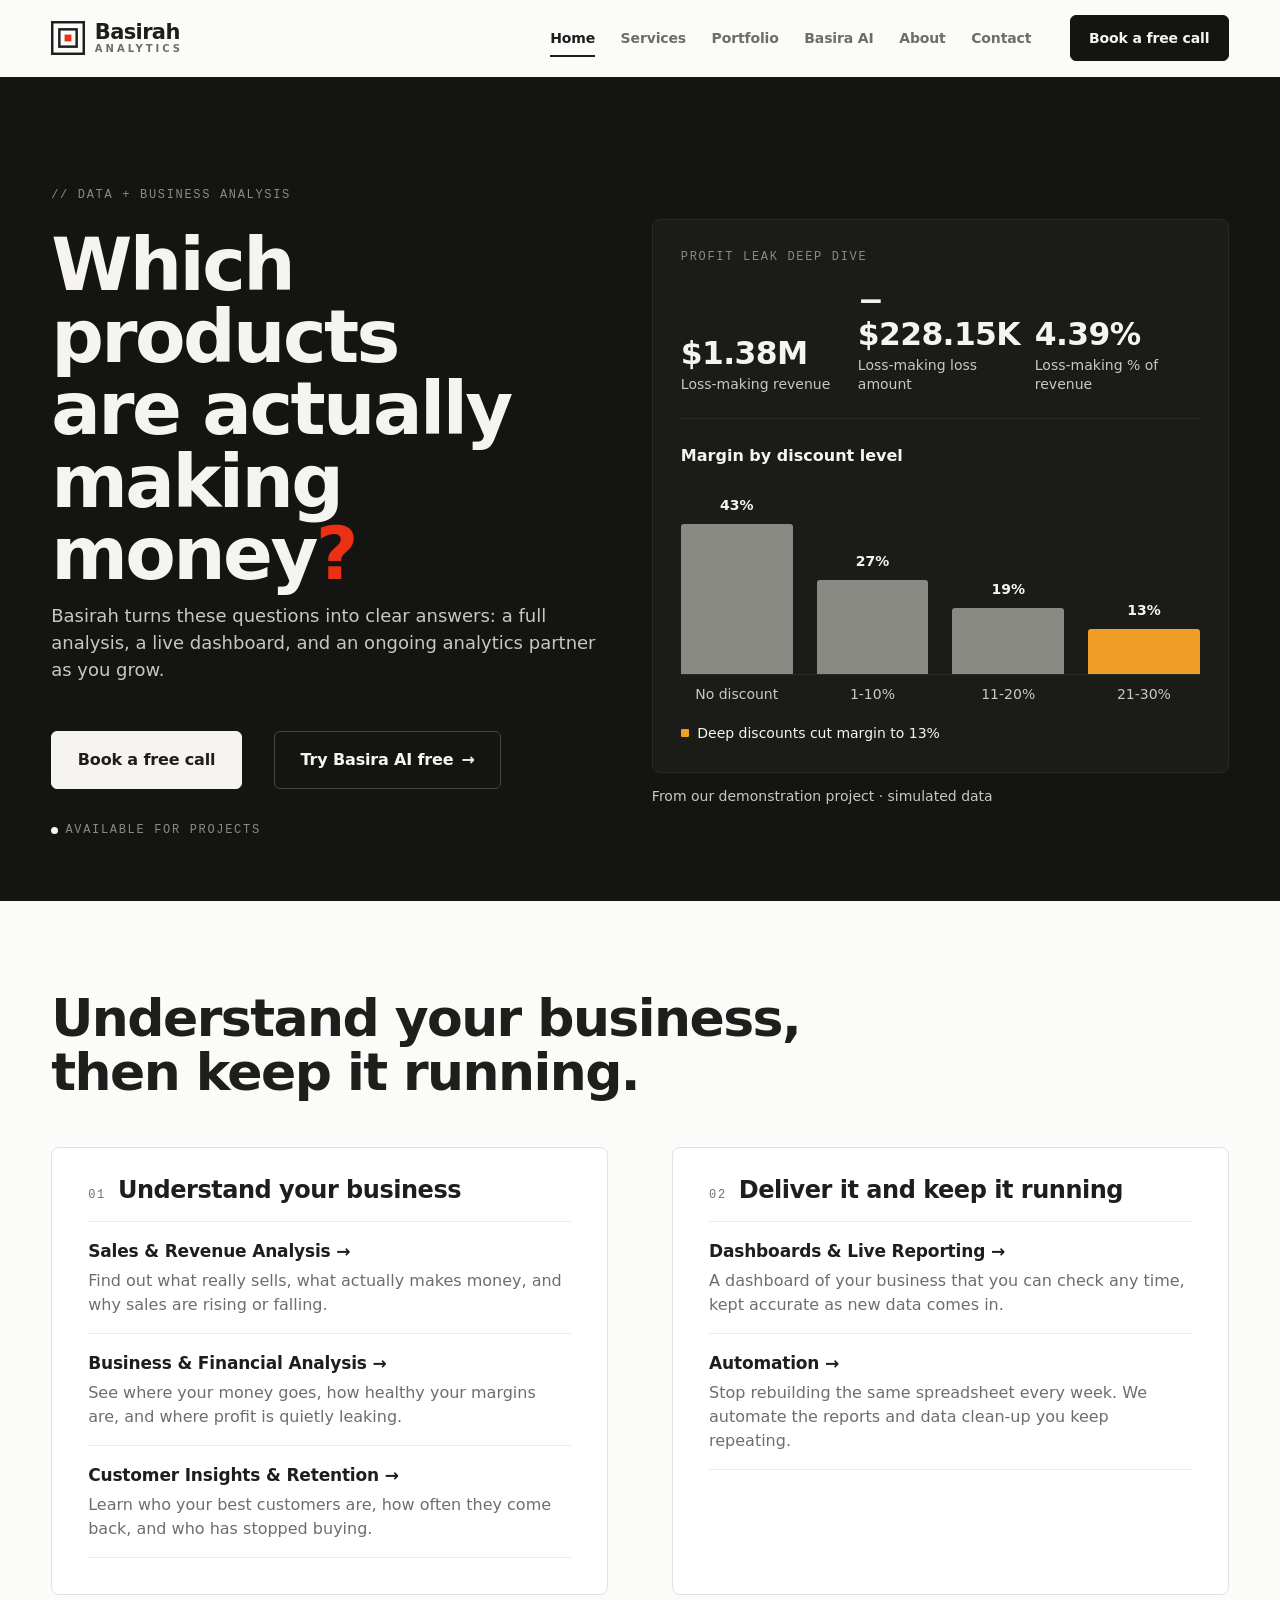
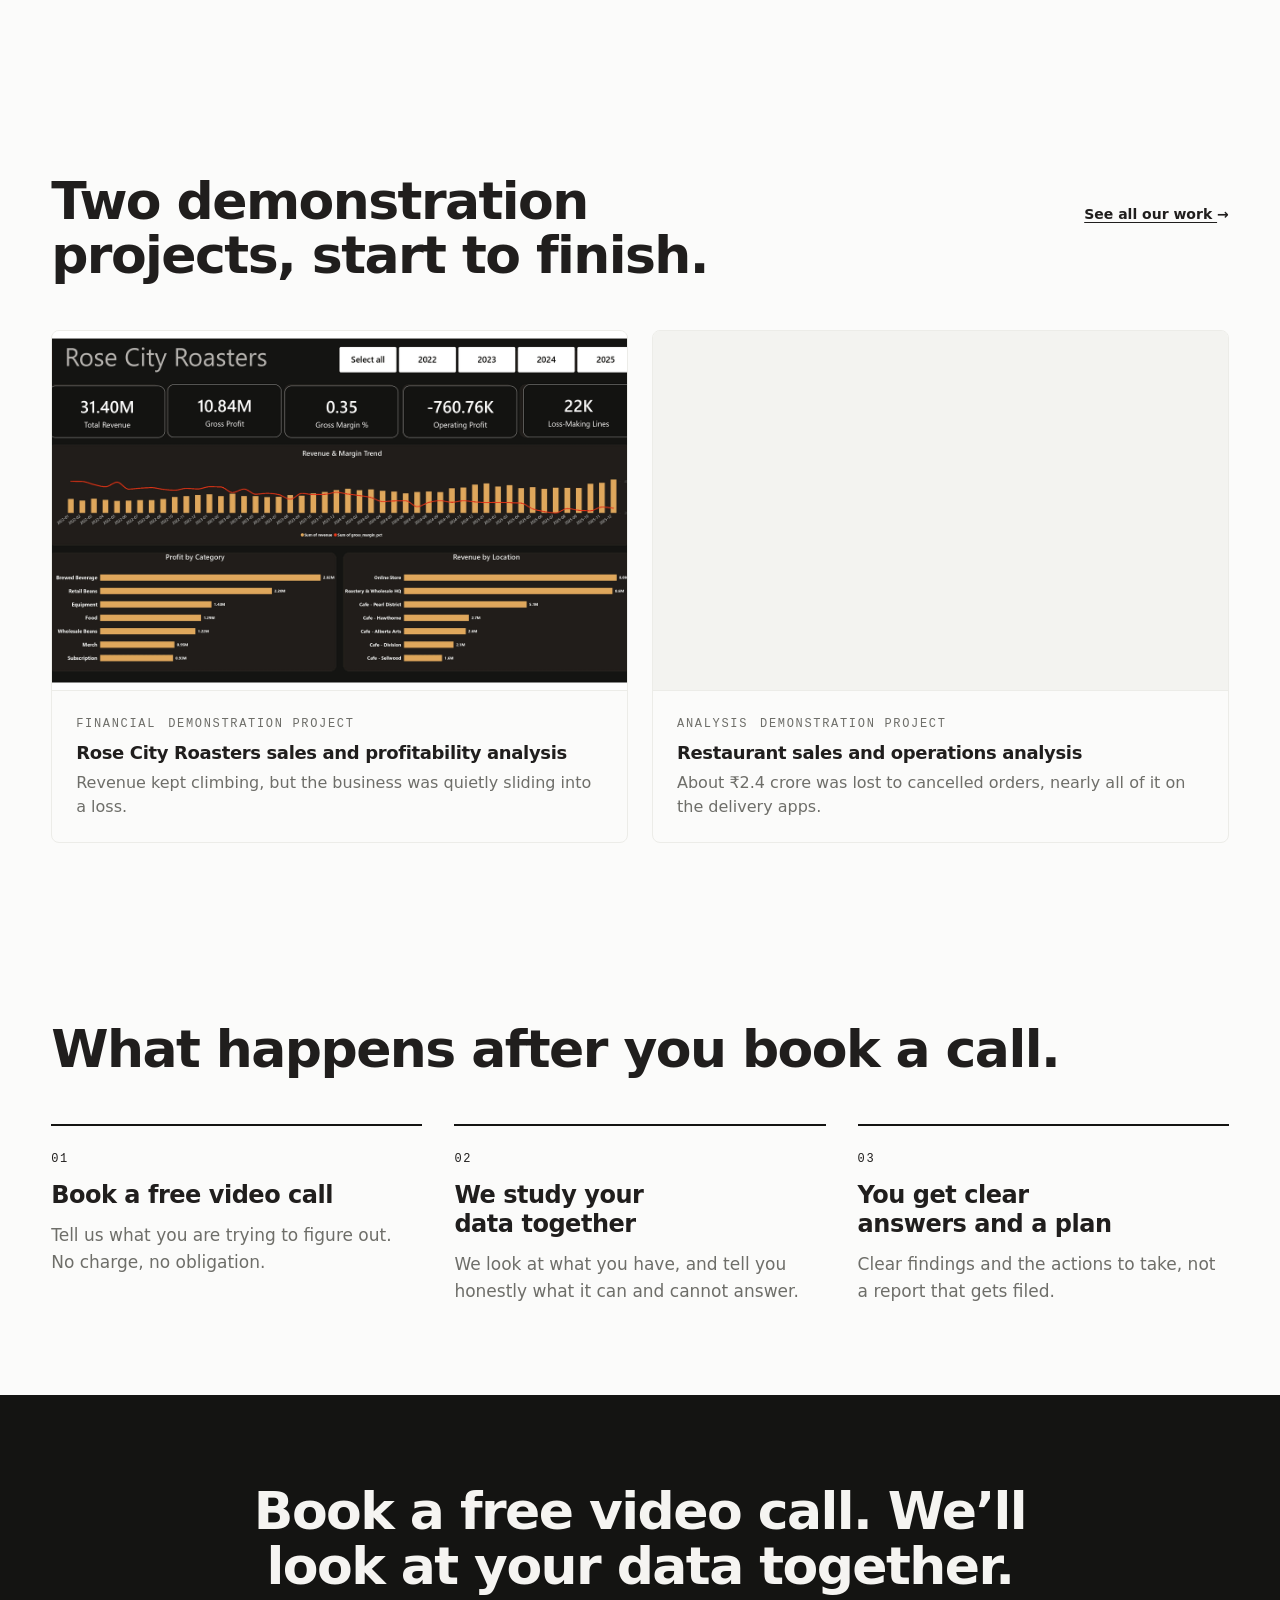
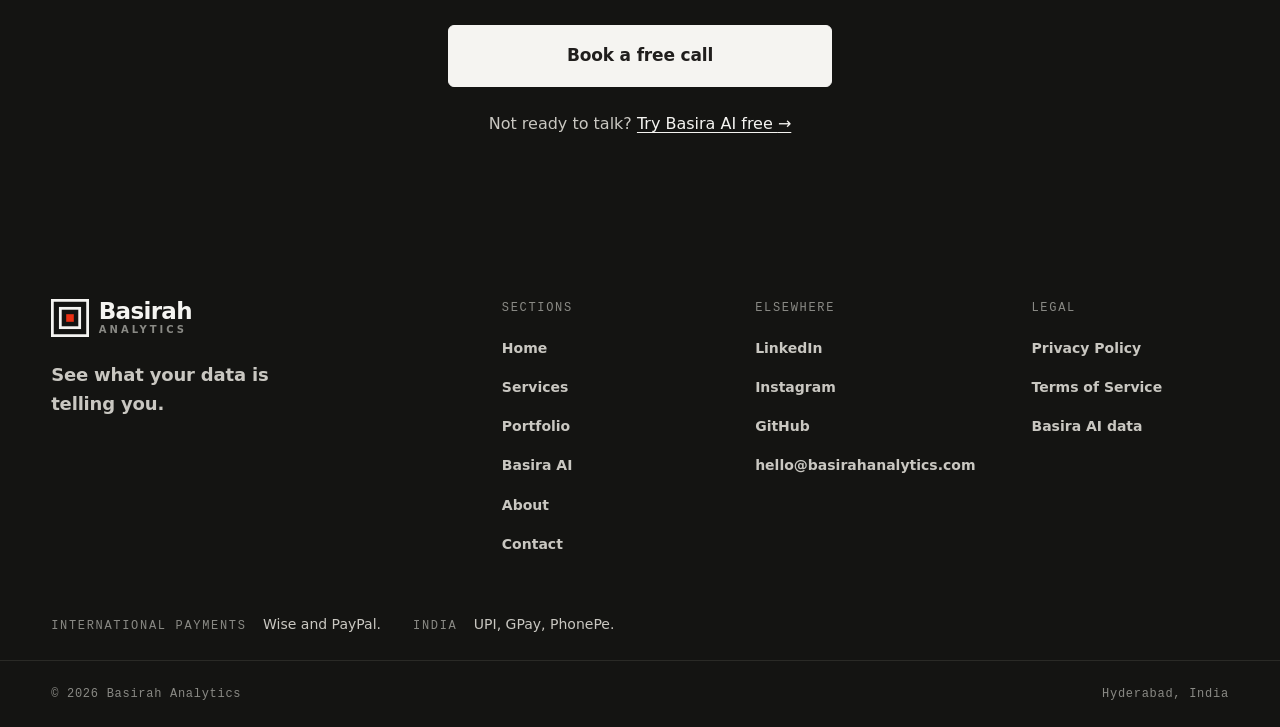
<file: index.html>
<!DOCTYPE html>
<html lang="en">
<head>
<meta charset="utf-8">
<meta name="viewport" content="width=device-width, initial-scale=1">
<title>Basirah Analytics &middot; Data &amp; Business Analysis</title>
<meta name="description" content="We turn messy data into decisions you can act on: dashboards, financial analysis and automation for small and mid-size businesses. Book a free call.">
<meta name="author" content="Haseeb Ur Rahman">
<meta name="theme-color" content="#141412">

<!-- Google Search Console ownership proof. Do not remove: deleting it can
     un-verify the property and cut off the indexing and coverage reports. -->
<meta name="google-site-verification" content="HMHLV7Yq7KLXkqKQEQdJhz9tr5lEsVtddXTUTiQMQo8">

<!-- One policy, shared by every page. No page embeds a frame, so frame-src
     is 'none'. Nothing may frame or be framed. -->
<meta http-equiv="Content-Security-Policy" content="default-src 'self'; script-src 'self' https://static.cloudflareinsights.com; style-src 'self' https://fonts.googleapis.com; font-src https://fonts.gstatic.com; img-src 'self'; connect-src 'self' https://cloudflareinsights.com; form-action 'self'; frame-src 'none'; object-src 'none'; base-uri 'none'">
<meta name="referrer" content="strict-origin-when-cross-origin">

<link rel="canonical" href="https://basirahanalytics.com/">

<meta property="og:type" content="website">
<meta property="og:site_name" content="Basirah Analytics">
<meta property="og:title" content="Basirah Analytics &middot; Data &amp; Business Analysis">
<meta property="og:description" content="We turn messy data into decisions you can act on: dashboards, financial analysis and automation for small and mid-size businesses. Book a free call.">
<meta property="og:url" content="https://basirahanalytics.com/">
<meta property="og:image" content="https://basirahanalytics.com/assets/img/og-image.png">
<meta property="og:locale" content="en_GB">

<meta name="twitter:card" content="summary_large_image">
<meta name="twitter:title" content="Basirah Analytics &middot; Data &amp; Business Analysis">
<meta name="twitter:description" content="We turn messy data into decisions you can act on: dashboards, financial analysis and automation for small and mid-size businesses. Book a free call.">
<meta name="twitter:image" content="https://basirahanalytics.com/assets/img/og-image.png">

<link rel="icon" href="/assets/img/favicon.svg" type="image/svg+xml">
<link rel="icon" href="/assets/img/icon-192.png" sizes="192x192" type="image/png">
<link rel="icon" href="/assets/img/favicon-96.png" sizes="96x96" type="image/png">
<link rel="icon" href="/assets/img/favicon-48.png" sizes="48x48" type="image/png">
<link rel="icon" href="/assets/img/favicon-32.png" sizes="32x32" type="image/png">
<link rel="icon" href="/assets/img/favicon-16.png" sizes="16x16" type="image/png">
<link rel="apple-touch-icon" sizes="180x180" href="/assets/img/apple-touch-icon.png">
<link rel="manifest" href="/site.webmanifest">

<link rel="preconnect" href="https://fonts.googleapis.com">
<link rel="preconnect" href="https://fonts.gstatic.com" crossorigin>
<link href="https://fonts.googleapis.com/css2?family=Archivo:wght@400;500;600;800;900&family=JetBrains+Mono:wght@400;500&display=swap" rel="stylesheet">
<link rel="stylesheet" href="/assets/css/styles.css?v=73">
<!-- Picks the hero question before first paint, so it never swaps.
     Synchronous on purpose, and tiny. Without it the first question shows. -->
<script src="/assets/js/hero-question.js?v=1"></script>
<!-- Structured data. Every node describes something this page actually
     shows. The Organization, Person and WebSite @ids are shared across the
     whole site so all pages describe one entity rather than competing copies.
     No rating, review or price is claimed, because none can be substantiated. -->
<script type="application/ld+json">
{
  "@context": "https://schema.org",
  "@graph": [
    {
      "@type": "Organization",
      "@id": "https://basirahanalytics.com/#business",
      "name": "Basirah Analytics",
      "alternateName": "Basirah",
      "url": "https://basirahanalytics.com/",
      "description": "Data and business analysis for growing businesses: sales and revenue analysis, financial analysis, customer insights, live dashboards and ongoing analytics support.",
      "slogan": "See what your data is telling you.",
      "foundingDate": "2026",
      "founder": {
        "@id": "https://basirahanalytics.com/#haseeb"
      },
      "logo": {
        "@id": "https://basirahanalytics.com/#logo"
      },
      "image": "https://basirahanalytics.com/assets/img/og-image.png",
      "email": "hello@basirahanalytics.com",
      "address": {
        "@type": "PostalAddress",
        "addressLocality": "Hyderabad",
        "addressRegion": "Telangana",
        "addressCountry": "IN"
      },
      "areaServed": [
        {
          "@type": "Country",
          "name": "India"
        },
        {
          "@type": "Country",
          "name": "United States"
        },
        {
          "@type": "Country",
          "name": "United Kingdom"
        },
        {
          "@type": "Country",
          "name": "Canada"
        }
      ],
      "contactPoint": {
        "@type": "ContactPoint",
        "contactType": "sales",
        "email": "hello@basirahanalytics.com",
        "url": "https://basirahanalytics.com/contact",
        "availableLanguage": [
          "en"
        ]
      },
      "sameAs": [
        "https://www.linkedin.com/company/basirah-analytics/",
        "https://www.instagram.com/basirahanalytics/",
        "https://github.com/basirah-analytics"
      ],
      "knowsAbout": [
        "Business analysis",
        "Sales analysis",
        "Revenue analysis",
        "Financial analysis",
        "Profitability analysis",
        "Customer retention analysis",
        "Dashboard design",
        "Reporting automation",
        "Power BI",
        "Tableau",
        "Looker",
        "SQL",
        "Python"
      ],
      "makesOffer": [
        {
          "@type": "Offer",
          "itemOffered": {
            "@id": "https://basirahanalytics.com/services#sales-revenue-analysis"
          }
        },
        {
          "@type": "Offer",
          "itemOffered": {
            "@id": "https://basirahanalytics.com/services#business-financial-analysis"
          }
        },
        {
          "@type": "Offer",
          "itemOffered": {
            "@id": "https://basirahanalytics.com/services#customer-insights-retention"
          }
        },
        {
          "@type": "Offer",
          "itemOffered": {
            "@id": "https://basirahanalytics.com/services#dashboards-live-reporting"
          }
        },
        {
          "@type": "Offer",
          "itemOffered": {
            "@id": "https://basirahanalytics.com/services#automation"
          }
        }
      ]
    },
    {
      "@type": "ImageObject",
      "@id": "https://basirahanalytics.com/#logo",
      "url": "https://basirahanalytics.com/assets/img/icon-512.png",
      "contentUrl": "https://basirahanalytics.com/assets/img/icon-512.png",
      "width": 512,
      "height": 512,
      "caption": "Basirah Analytics"
    },
    {
      "@type": "Person",
      "@id": "https://basirahanalytics.com/#haseeb",
      "name": "Haseeb Ur Rahman",
      "jobTitle": "Founder & Data Analyst",
      "url": "https://basirahanalytics.com/about",
      "worksFor": {
        "@id": "https://basirahanalytics.com/#business"
      },
      "sameAs": [
        "https://www.linkedin.com/in/haseeb-ur-rahman-a36503387/",
        "https://github.com/Haseeb-Ur-Rahman22"
      ]
    },
    {
      "@type": "WebSite",
      "@id": "https://basirahanalytics.com/#website",
      "url": "https://basirahanalytics.com/",
      "name": "Basirah Analytics",
      "alternateName": "Basirah",
      "publisher": {
        "@id": "https://basirahanalytics.com/#business"
      },
      "inLanguage": "en"
    },
    {
      "@type": "WebPage",
      "@id": "https://basirahanalytics.com/#webpage",
      "url": "https://basirahanalytics.com/",
      "name": "Basirah Analytics · Data & Business Analysis",
      "description": "We turn messy data into decisions you can act on: dashboards, financial analysis and automation for small and mid-size businesses. Book a free call.",
      "isPartOf": {
        "@id": "https://basirahanalytics.com/#website"
      },
      "inLanguage": "en",
      "about": {
        "@id": "https://basirahanalytics.com/#business"
      },
      "primaryImageOfPage": {
        "@type": "ImageObject",
        "url": "https://basirahanalytics.com/assets/img/og-image.png",
        "width": 1200,
        "height": 630
      }
    },
    {
      "@type": "WebApplication",
      "@id": "https://ai.basirahanalytics.com/#app",
      "name": "Basira AI",
      "url": "https://ai.basirahanalytics.com/",
      "applicationCategory": "BusinessApplication",
      "operatingSystem": "Any (web browser)",
      "browserRequirements": "Requires JavaScript",
      "description": "Upload a spreadsheet or CSV and get an instant analysis: the trends worth knowing, the numbers that look wrong, and the things to keep an eye on. No setup and no account.",
      "isAccessibleForFree": true,
      "offers": {
        "@type": "Offer",
        "price": "0",
        "priceCurrency": "USD"
      },
      "publisher": {
        "@id": "https://basirahanalytics.com/#business"
      }
    }
  ]
}
</script>
</head>
<body>

<a class="skip-link" href="#main">Skip to content</a>

<header class="site-header" id="site-header">
  <div class="wrap header-inner">

    <a class="brand" href="/" aria-label="Basirah Analytics, home">
      <svg class="brand-mark" viewBox="0 0 220 220" aria-hidden="true" focusable="false">
        <rect x="8" y="8" width="204" height="204" fill="none" stroke="currentColor" stroke-width="16"/>
        <rect x="54" y="54" width="112" height="112" fill="none" stroke="currentColor" stroke-width="16"/>
        <rect x="88" y="88" width="44" height="44" fill="var(--accent)"/>
      </svg>
      <span class="brand-text">
        <span class="brand-name">Basirah</span>
        <span class="brand-sub">Analytics</span>
      </span>
    </a>

    <nav class="nav" id="nav" aria-label="Primary">
      <ul class="nav-list">
        <li><a href="/" class="nav-link is-current" aria-current="page">Home</a></li>
        <li><a href="/services" class="nav-link">Services</a></li>
        <li><a href="/portfolio" class="nav-link">Portfolio</a></li>
        <li><a href="/basira-ai" class="nav-link">Basira AI</a></li>
        <li><a href="/about" class="nav-link">About</a></li>
        <li><a href="/contact" class="nav-link">Contact</a></li>
      </ul>
      <a class="btn btn-ink nav-cta" href="/contact">Book a free call</a>
    </nav>

    <button class="nav-toggle" id="nav-toggle" type="button"
            aria-expanded="false" aria-controls="nav" aria-label="Open menu">
      <span class="nav-toggle-bars" aria-hidden="true"></span>
    </button>

  </div>
</header>

<main id="main">
  <section class="hero section-dark" id="home">
    <div class="wrap hero-inner hero-split">
      <div class="hero-copy">

      <div class="hero-top">
        <p class="eyebrow">data + business analysis</p>
      </div>

      <!-- Decorative for assistive tech: which question shows is random,
           and the list below carries all six as stable text. -->
      <div class="hero-question" aria-hidden="true">
        <p class="hero-q">Why are<br class="br-md"> sales falling<span class="accent-dot">?</span></p>
        <p class="hero-q">Where is our money actually going<span class="accent-dot">?</span></p>
        <p class="hero-q">Which products are actually making money<span class="accent-dot">?</span></p>
        <p class="hero-q">Why aren&rsquo;t customers coming back<span class="accent-dot">?</span></p>
        <p class="hero-q">Can we trust<br class="br-md"> our numbers<span class="accent-dot">?</span></p>
        <p class="hero-q">Which branch needs attention<span class="accent-dot">?</span></p>
      </div>

      <!-- The same questions as plain text, for crawlers and screen readers. -->
      <ul class="sr-only">
        <li>Why are sales falling?</li>
        <li>Where is our money actually going?</li>
        <li>Which products are actually making money?</li>
        <li>Why aren&rsquo;t customers coming back?</li>
        <li>Can we trust our numbers?</li>
        <li>Which branch needs attention?</li>
      </ul>

      <!-- The page's only h1, and deliberately the stable line rather than the
           random question: a heading that changes per visit is worth nothing
           to a crawler. -->
      <h1 class="hero-sub">
        Basirah turns these questions into clear answers: a full analysis, a live dashboard,
        and an ongoing analytics partner as you grow.
      </h1>

      <div class="hero-actions">
        <a class="btn btn-paper btn-lg" href="/contact">Book a free call</a>
        <!-- Opens the tool directly: the label promises a trial, so scrolling to
             the section instead would under-deliver on it. The section below
             still carries the explanation for anyone who scrolls past. -->
        <a class="btn btn-outline btn-lg" href="https://ai.basirahanalytics.com"
           target="_blank" rel="noopener">Try Basira AI free <span aria-hidden="true">&rarr;</span></a>
      </div>

      <p class="badge-available">
        <span class="dot" aria-hidden="true"></span> available for projects
      </p>

      </div>
      <figure class="hero-graphic">
        <div class="hg-card">
          <p class="hg-kicker">Profit leak deep dive</p>
          <dl class="hg-figures">
            <div><dt>Loss-making revenue</dt><dd>$1.38M</dd></div>
            <div><dt>Loss-making loss amount</dt><dd>&minus;$228.15K</dd></div>
            <div><dt>Loss-making % of revenue</dt><dd>4.39%</dd></div>
          </dl>
          <div class="hg-chart">
            <p class="hg-chart-title">Margin by discount level</p>
            <!-- The bars are drawn for sight only; the table below carries the same values. -->
            <div class="hg-bars" aria-hidden="true">
              <div class="hg-col"><span class="hg-val">43%</span><span class="hg-fill hg-f43"></span></div>
              <div class="hg-col"><span class="hg-val">27%</span><span class="hg-fill hg-f27"></span></div>
              <div class="hg-col"><span class="hg-val">19%</span><span class="hg-fill hg-f19"></span></div>
              <div class="hg-col"><span class="hg-val">13%</span><span class="hg-fill hg-f13"></span></div>
            </div>
            <div class="hg-cats" aria-hidden="true"><span><span class="hg-long">No discount</span><span class="hg-short">None</span></span><span>1-10%</span><span>11-20%</span><span>21-30%</span></div>
            <table class="sr-only">
              <caption>Margin by discount level</caption>
              <thead><tr><th scope="col">Discount level</th><th scope="col">Margin</th></tr></thead>
              <tbody>
                <tr><th scope="row">No discount</th><td>43%</td></tr>
                <tr><th scope="row">1 to 10%</th><td>27%</td></tr>
                <tr><th scope="row">11 to 20%</th><td>19%</td></tr>
                <tr><th scope="row">21 to 30%</th><td>13%</td></tr>
              </tbody>
            </table>
            <p class="hg-note">Deep discounts cut margin to 13%</p>
          </div>
        </div>
        <figcaption>From our demonstration project &middot; simulated data</figcaption>
      </figure>

    </div>
  </section>

  <section class="section section-light home-services" aria-labelledby="prev-services">
    <div class="wrap">
      <h2 id="prev-services">Understand your business, then keep it running.</h2>
      <div class="home-groups">
        <div class="home-group panel">
          <h3 class="home-group-title"><span class="svc-group-num">01</span> Understand your business</h3>
          <ul class="home-svc-list">
            <li>
              <a class="home-svc" href="/services#sales-revenue-analysis">
                <span class="home-svc-name">Sales &amp; Revenue Analysis <span aria-hidden="true">&rarr;</span></span>
                <span class="home-svc-line">Find out what really sells, what actually makes money, and why sales are rising or falling.</span>
              </a>
            </li>
            <li>
              <a class="home-svc" href="/services#business-financial-analysis">
                <span class="home-svc-name">Business &amp; Financial Analysis <span aria-hidden="true">&rarr;</span></span>
                <span class="home-svc-line">See where your money goes, how healthy your margins are, and where profit is quietly leaking.</span>
              </a>
            </li>
            <li>
              <a class="home-svc" href="/services#customer-insights-retention">
                <span class="home-svc-name">Customer Insights &amp; Retention <span aria-hidden="true">&rarr;</span></span>
                <span class="home-svc-line">Learn who your best customers are, how often they come back, and who has stopped buying.</span>
              </a>
            </li>
          </ul>
        </div>
        <div class="home-group panel">
          <h3 class="home-group-title"><span class="svc-group-num">02</span> Deliver it and keep it running</h3>
          <ul class="home-svc-list">
            <li>
              <a class="home-svc" href="/services#dashboards-live-reporting">
                <span class="home-svc-name">Dashboards &amp; Live Reporting <span aria-hidden="true">&rarr;</span></span>
                <span class="home-svc-line">A dashboard of your business that you can check any time, kept accurate as new data comes in.</span>
              </a>
            </li>
            <li>
              <a class="home-svc" href="/services#automation">
                <span class="home-svc-name">Automation <span aria-hidden="true">&rarr;</span></span>
                <span class="home-svc-line">Stop rebuilding the same spreadsheet every week. We automate the reports and data clean-up you keep repeating.</span>
              </a>
            </li>
          </ul>
        </div>
      </div>
    </div>
  </section>

  <section class="section section-light preview-work" aria-labelledby="prev-work">
    <div class="wrap">
      <header class="home-work-head">
        <h2 id="prev-work">Two demonstration projects, start to finish.</h2>
        <a class="link-arrow" href="/portfolio">See all our work <span aria-hidden="true">&rarr;</span></a>
      </header>

      <ul class="work-grid">
        <li class="tile-item">
          <a class="tile" href="/case-studies/profitability-analysis">
            <span class="tile-thumb"><img class="tile-img" src="/assets/img/work/rosecity-1.png" alt="" loading="lazy" decoding="async"></span>
            <span class="tile-body">
              <span class="tile-meta"><span class="tile-cat">Financial</span><span class="tile-demo">Demonstration project</span></span>
              <span class="tile-title">Rose City Roasters sales and profitability analysis</span>
              <span class="tile-insight">Revenue kept climbing, but the business was quietly sliding into a loss.</span>
            </span>
          </a>
        </li>
        <li class="tile-item">
          <a class="tile" href="/case-studies/restaurant-sales-analysis">
            <span class="tile-thumb"><img class="tile-img" src="/assets/img/work/restaurant-1.png" alt="" loading="lazy" decoding="async"></span>
            <span class="tile-body">
              <span class="tile-meta"><span class="tile-cat">Analysis</span><span class="tile-demo">Demonstration project</span></span>
              <span class="tile-title">Restaurant sales and operations analysis</span>
              <span class="tile-insight">About ₹2.4 crore was lost to cancelled orders, nearly all of it on the delivery apps.</span>
            </span>
          </a>
        </li>
      </ul>
    </div>
  </section>

  <section class="section section-light how-strip" aria-labelledby="how-title">
    <div class="wrap">
      <header class="section-head">
        <h2 id="how-title">What happens after you book a call.</h2>
      </header>
      <ol class="how-steps">
        <li class="how-step">
          <p class="how-num">01</p>
          <h3 class="how-name">Book a free video call</h3>
          <p class="how-text">Tell us what you are trying to figure out. No charge, no obligation.</p>
        </li>
        <li class="how-step">
          <p class="how-num">02</p>
          <h3 class="how-name">We study your data together</h3>
          <p class="how-text">We look at what you have, and tell you honestly what it can and cannot answer.</p>
        </li>
        <li class="how-step">
          <p class="how-num">03</p>
          <h3 class="how-name">You get clear answers and a plan</h3>
          <p class="how-text">Clear findings and the actions to take, not a report that gets filed.</p>
        </li>
      </ol>
    </div>
  </section>

  <section class="section section-dark cta-strip">
    <div class="wrap">
      <h2>Book a free video call. We&rsquo;ll look at your data together.</h2>
      <a class="btn btn-paper btn-book" href="/contact">Book a free call</a>
      <p class="cta-alt">Not ready to talk? <a href="/basira-ai">Try Basira AI free <span aria-hidden="true">&rarr;</span></a></p>
    </div>
  </section>

</main>

<footer class="site-footer section-dark">
  <div class="wrap footer-inner">

    <div class="footer-brand">
      <a class="brand footer-logo" href="/" aria-label="Basirah Analytics, home">
        <svg class="brand-mark" viewBox="0 0 220 220" aria-hidden="true" focusable="false">
        <rect x="8" y="8" width="204" height="204" fill="none" stroke="currentColor" stroke-width="16"/>
        <rect x="54" y="54" width="112" height="112" fill="none" stroke="currentColor" stroke-width="16"/>
        <rect x="88" y="88" width="44" height="44" fill="var(--accent)"/>
      </svg>
        <span class="brand-text">
          <span class="brand-name">Basirah</span>
          <span class="brand-sub">Analytics</span>
        </span>
      </a>
      <p class="footer-tagline">See what your data is telling you.</p>
    </div>

    <nav class="footer-nav" aria-label="Footer">
      <p class="footer-heading">Sections</p>
      <ul>
        <li><a href="/">Home</a></li>
        <li><a href="/services">Services</a></li>
        <li><a href="/portfolio">Portfolio</a></li>
        <li><a href="/basira-ai">Basira AI</a></li>
        <li><a href="/about">About</a></li>
        <li><a href="/contact">Contact</a></li>
      </ul>
    </nav>

    <div class="footer-contact">
      <p class="footer-heading">Elsewhere</p>
      <ul>
        <li><a href="https://www.linkedin.com/company/basirah-analytics/" target="_blank" rel="noopener">LinkedIn</a></li>
        <li><a href="https://www.instagram.com/basirahanalytics" target="_blank" rel="noopener">Instagram</a></li>
        <li><a href="https://github.com/basirah-analytics" target="_blank" rel="noopener">GitHub</a></li>
        <li><a href="mailto:hello@basirahanalytics.com">hello@basirahanalytics.com</a></li>
      </ul>
    </div>

    <div class="footer-contact">
      <p class="footer-heading">Legal</p>
      <ul>
        <li><a href="/privacy">Privacy Policy</a></li>
        <li><a href="/terms">Terms of Service</a></li>
        <li><a href="/basira-ai-data">Basira AI data</a></li>
      </ul>
    </div>

  </div>

  <!-- Payment methods, international and India kept visibly separate so a
       cross-border buyer can see their own route without reading past ours. -->
  <div class="wrap footer-pay">
    <p><span class="pay-label">International payments</span> Wise and PayPal.</p>
    <p><span class="pay-label">India</span> UPI, GPay, PhonePe.</p>
  </div>

  <div class="wrap footer-base">
    <p class="footer-copy">&copy; 2026 Basirah Analytics</p>
    <p class="footer-place">Hyderabad, India</p>
  </div>
</footer>

<script src="/assets/js/main.js?v=69" defer></script>
</body>
</html>
</file>
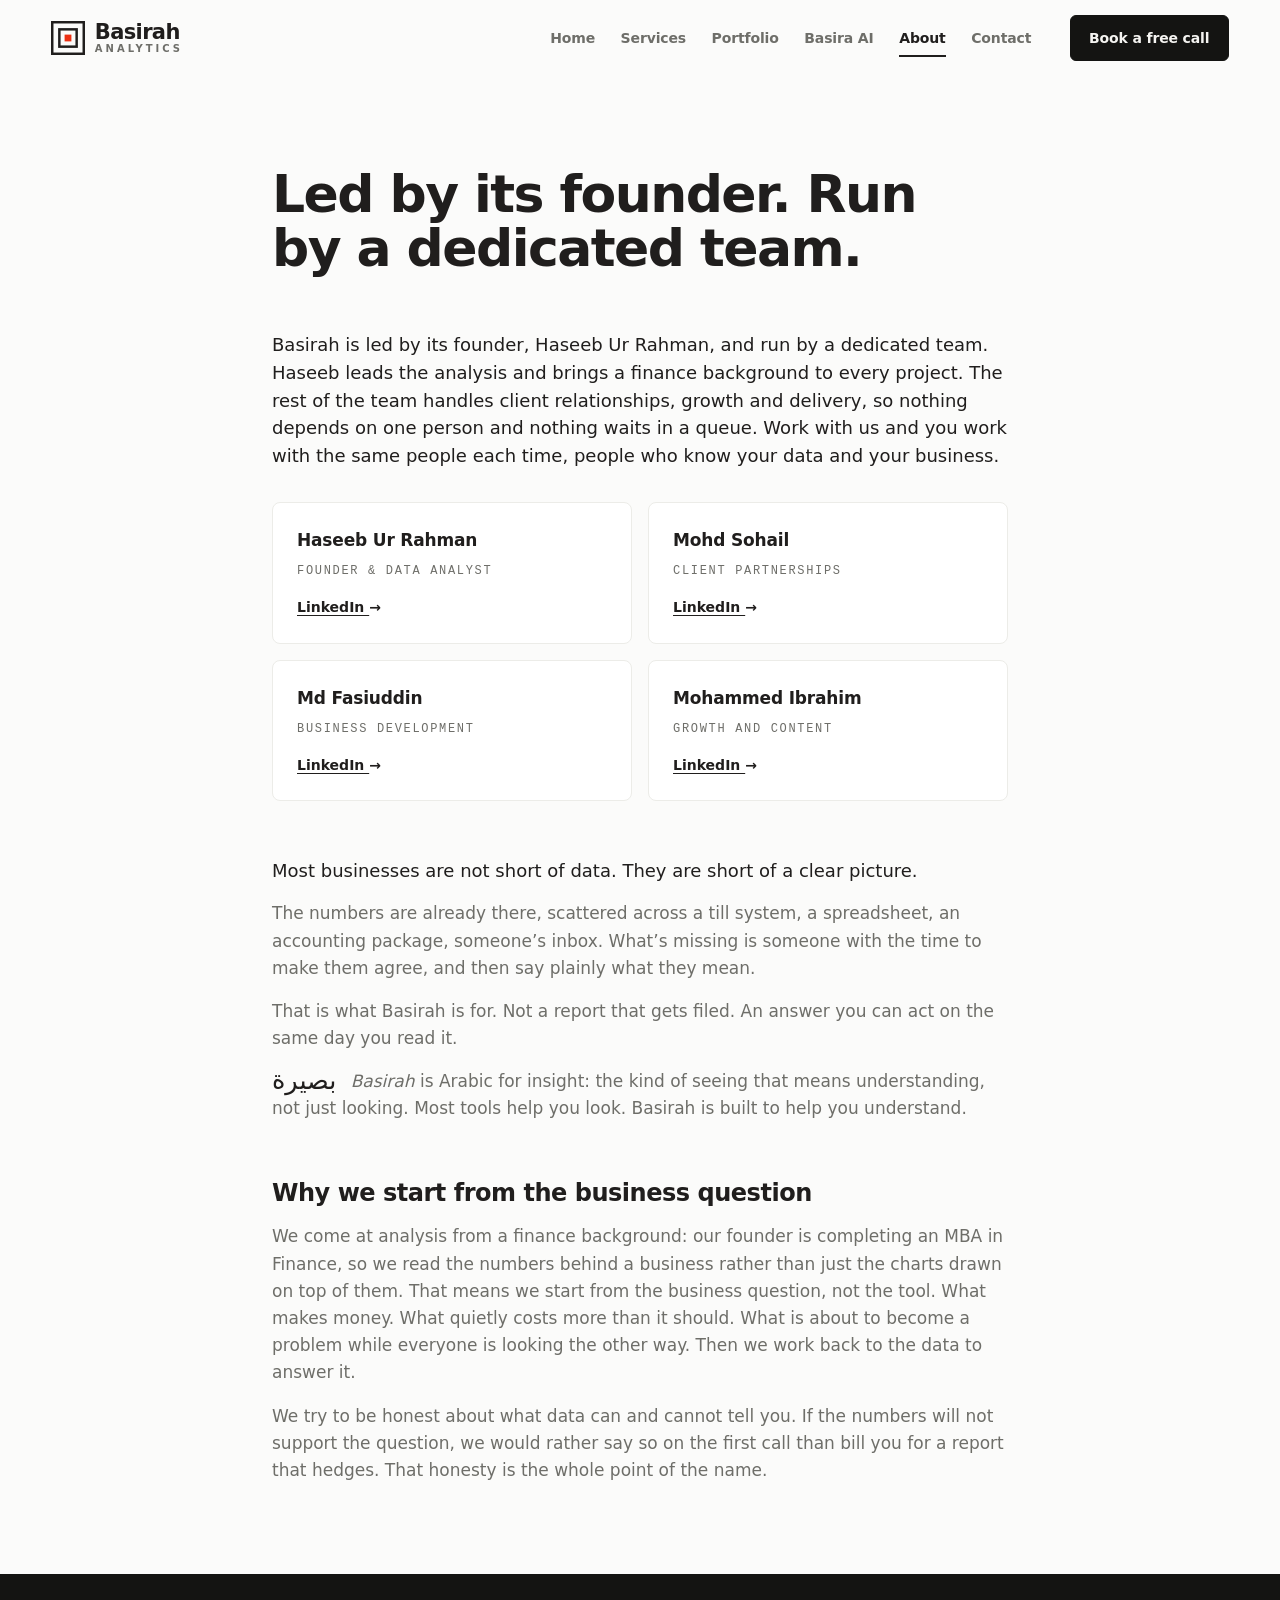
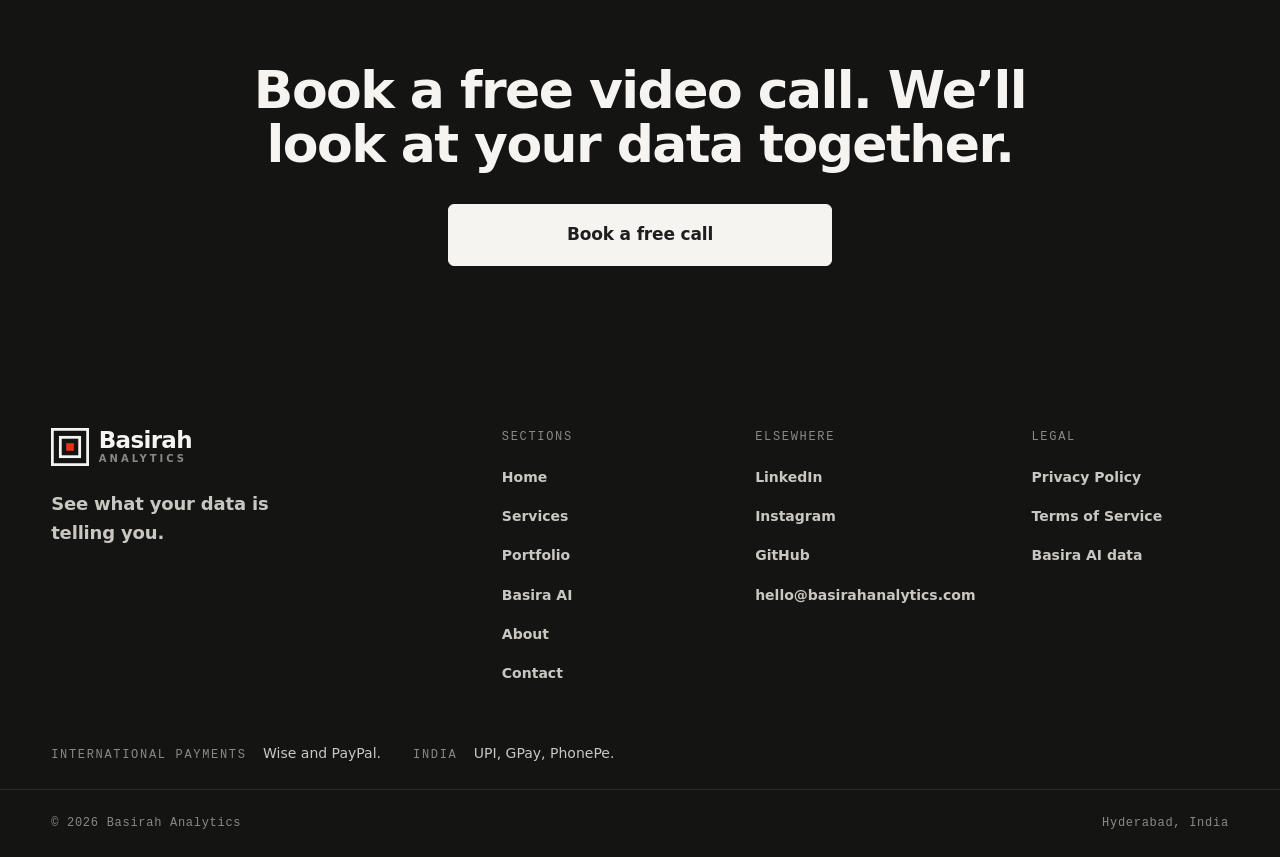
<file: about.html>
<!DOCTYPE html>
<html lang="en">
<head>
<meta charset="utf-8">
<meta name="viewport" content="width=device-width, initial-scale=1">
<title>About Our Team | Basirah Analytics</title>
<meta name="description" content="Basirah is led by its founder, Haseeb Ur Rahman, and run by a dedicated team. Meet the people who will read your data.">
<meta name="author" content="Haseeb Ur Rahman">
<meta name="theme-color" content="#141412">

<!-- One policy, shared by every page. No page embeds a frame, so frame-src
     is 'none'. Nothing may frame or be framed. -->
<meta http-equiv="Content-Security-Policy" content="default-src 'self'; script-src 'self' https://static.cloudflareinsights.com; style-src 'self' https://fonts.googleapis.com; font-src https://fonts.gstatic.com; img-src 'self'; connect-src 'self' https://cloudflareinsights.com; form-action 'self'; frame-src 'none'; object-src 'none'; base-uri 'none'">
<meta name="referrer" content="strict-origin-when-cross-origin">

<link rel="canonical" href="https://basirahanalytics.com/about">

<meta property="og:type" content="website">
<meta property="og:site_name" content="Basirah Analytics">
<meta property="og:title" content="About Our Team | Basirah Analytics">
<meta property="og:description" content="Basirah is led by its founder, Haseeb Ur Rahman, and run by a dedicated team. Meet the people who will read your data.">
<meta property="og:url" content="https://basirahanalytics.com/about">
<meta property="og:image" content="https://basirahanalytics.com/assets/img/og-image.png">
<meta property="og:locale" content="en_GB">

<meta name="twitter:card" content="summary_large_image">
<meta name="twitter:title" content="About Our Team | Basirah Analytics">
<meta name="twitter:description" content="Basirah is led by its founder, Haseeb Ur Rahman, and run by a dedicated team. Meet the people who will read your data.">
<meta name="twitter:image" content="https://basirahanalytics.com/assets/img/og-image.png">

<link rel="icon" href="/assets/img/favicon.svg" type="image/svg+xml">
<link rel="icon" href="/assets/img/icon-192.png" sizes="192x192" type="image/png">
<link rel="icon" href="/assets/img/favicon-96.png" sizes="96x96" type="image/png">
<link rel="icon" href="/assets/img/favicon-48.png" sizes="48x48" type="image/png">
<link rel="icon" href="/assets/img/favicon-32.png" sizes="32x32" type="image/png">
<link rel="icon" href="/assets/img/favicon-16.png" sizes="16x16" type="image/png">
<link rel="apple-touch-icon" sizes="180x180" href="/assets/img/apple-touch-icon.png">
<link rel="manifest" href="/site.webmanifest">

<link rel="preconnect" href="https://fonts.googleapis.com">
<link rel="preconnect" href="https://fonts.gstatic.com" crossorigin>
<link href="https://fonts.googleapis.com/css2?family=Archivo:wght@400;500;600;800;900&family=JetBrains+Mono:wght@400;500&display=swap" rel="stylesheet">
<link rel="stylesheet" href="/assets/css/styles.css?v=73">
<!-- Structured data. Every node describes something this page actually
     shows. The Organization, Person and WebSite @ids are shared across the
     whole site so all pages describe one entity rather than competing copies.
     No rating, review or price is claimed, because none can be substantiated. -->
<script type="application/ld+json">
{
  "@context": "https://schema.org",
  "@graph": [
    {
      "@type": "AboutPage",
      "@id": "https://basirahanalytics.com/about#webpage",
      "url": "https://basirahanalytics.com/about",
      "name": "About Our Team | Basirah Analytics",
      "description": "Basirah is led by its founder, Haseeb Ur Rahman, and run by a dedicated team. Meet the people who will read your data.",
      "isPartOf": {
        "@id": "https://basirahanalytics.com/#website"
      },
      "mainEntity": {
        "@id": "https://basirahanalytics.com/#haseeb"
      },
      "inLanguage": "en"
    },
    {
      "@type": "Person",
      "@id": "https://basirahanalytics.com/#haseeb",
      "name": "Haseeb Ur Rahman",
      "jobTitle": "Founder & Data Analyst",
      "url": "https://basirahanalytics.com/about",
      "worksFor": {
        "@id": "https://basirahanalytics.com/#business"
      },
      "sameAs": [
        "https://www.linkedin.com/in/haseeb-ur-rahman-a36503387/",
        "https://github.com/Haseeb-Ur-Rahman22"
      ],
      "alternateName": [
        "Md Haseeb Ur Rahman",
        "Abdul Haseeb"
      ],
      "knowsAbout": [
        "Data analysis",
        "Financial analysis",
        "SQL",
        "Python",
        "Power BI",
        "Tableau"
      ]
    },
    {
      "@type": "Organization",
      "@id": "https://basirahanalytics.com/#business",
      "name": "Basirah Analytics",
      "url": "https://basirahanalytics.com/",
      "logo": {
        "@type": "ImageObject",
        "url": "https://basirahanalytics.com/assets/img/icon-512.png",
        "width": 512,
        "height": 512
      },
      "sameAs": [
        "https://www.linkedin.com/company/basirah-analytics/",
        "https://www.instagram.com/basirahanalytics/",
        "https://github.com/basirah-analytics"
      ]
    },
    {
      "@type": "WebSite",
      "@id": "https://basirahanalytics.com/#website",
      "url": "https://basirahanalytics.com/",
      "name": "Basirah Analytics"
    }
  ]
}
</script>
</head>
<body>

<a class="skip-link" href="#main">Skip to content</a>

<header class="site-header" id="site-header">
  <div class="wrap header-inner">

    <a class="brand" href="/" aria-label="Basirah Analytics, home">
      <svg class="brand-mark" viewBox="0 0 220 220" aria-hidden="true" focusable="false">
        <rect x="8" y="8" width="204" height="204" fill="none" stroke="currentColor" stroke-width="16"/>
        <rect x="54" y="54" width="112" height="112" fill="none" stroke="currentColor" stroke-width="16"/>
        <rect x="88" y="88" width="44" height="44" fill="var(--accent)"/>
      </svg>
      <span class="brand-text">
        <span class="brand-name">Basirah</span>
        <span class="brand-sub">Analytics</span>
      </span>
    </a>

    <nav class="nav" id="nav" aria-label="Primary">
      <ul class="nav-list">
        <li><a href="/" class="nav-link">Home</a></li>
        <li><a href="/services" class="nav-link">Services</a></li>
        <li><a href="/portfolio" class="nav-link">Portfolio</a></li>
        <li><a href="/basira-ai" class="nav-link">Basira AI</a></li>
        <li><a href="/about" class="nav-link is-current" aria-current="page">About</a></li>
        <li><a href="/contact" class="nav-link">Contact</a></li>
      </ul>
      <a class="btn btn-ink nav-cta" href="/contact">Book a free call</a>
    </nav>

    <button class="nav-toggle" id="nav-toggle" type="button"
            aria-expanded="false" aria-controls="nav" aria-label="Open menu">
      <span class="nav-toggle-bars" aria-hidden="true"></span>
    </button>

  </div>
</header>

<main id="main">

  <section class="section section-light" id="about">
    <div class="wrap">
      <div class="about-body">

          <header class="section-head">
            <h1>Led by its founder. Run by a dedicated team.</h1>
          </header>

          <div class="team">
            <p class="team-intro">
              Basirah is led by its founder, Haseeb Ur Rahman, and run by a dedicated team. Haseeb
              leads the analysis and brings a finance background to every project. The rest of the
              team handles client relationships, growth and delivery, so nothing depends on one
              person and nothing waits in a queue. Work with us and you work with the same people
              each time, people who know your data and your business.
            </p>

            <!-- TEAM PHOTO: add it here once there is a real one. No placeholder
                 in the meantime.
                   <figure class="team-photo">
                     <img src="/assets/img/team.jpg" width="1400" height="810"
                          alt="The Basirah Analytics team" loading="lazy" decoding="async">
                   </figure>
                 with, in styles.css:
                   .team-photo { margin: clamp(2rem, 4vw, 3rem) 0 0; }
                   .team-photo img { width: 100%; height: auto; border-radius: var(--radius-lg); }
                 Export at 1400x810 to match the dashboard images, and run it
                 through the same conversion the case-study images use so it
                 lands near 90KB rather than several hundred. -->

            <ul class="team-list">
              <li class="team-card">
                <p class="team-name">Haseeb Ur Rahman</p>
                <p class="team-role">Founder &amp; Data Analyst</p>
                <a class="team-link" href="https://www.linkedin.com/in/haseeb-ur-rahman-a36503387/" target="_blank" rel="noopener">LinkedIn <span aria-hidden="true">&rarr;</span></a>
              </li>
              <li class="team-card">
                <p class="team-name">Mohd Sohail</p>
                <p class="team-role">Client Partnerships</p>
                <a class="team-link" href="https://www.linkedin.com/in/mohdsohail13/" target="_blank" rel="noopener">LinkedIn <span aria-hidden="true">&rarr;</span></a>
              </li>
              <li class="team-card">
                <p class="team-name">Md Fasiuddin</p>
                <p class="team-role">Business Development</p>
                <a class="team-link" href="https://www.linkedin.com/in/md-fasiuddin-a7b371294/" target="_blank" rel="noopener">LinkedIn <span aria-hidden="true">&rarr;</span></a>
              </li>
              <li class="team-card">
                <p class="team-name">Mohammed Ibrahim</p>
                <p class="team-role">Growth and Content</p>
                <a class="team-link" href="https://www.linkedin.com/in/mohammed-ibrahim-2226132ab/" target="_blank" rel="noopener">LinkedIn <span aria-hidden="true">&rarr;</span></a>
              </li>
            </ul>
          </div>

<!-- ---------------- origin story ---------------- -->
          <div class="origin">
            <p class="origin-lead">
              Most businesses are not short of data. They are short of a clear picture.
            </p>
            <p>
              The numbers are already there, scattered across a till system, a spreadsheet, an
              accounting package, someone&rsquo;s inbox. What&rsquo;s missing is someone with the
              time to make them agree, and then say plainly what they mean.
            </p>
            <p>
              That is what Basirah is for. Not a report that gets filed. An answer you can act on
              the same day you read it.
            </p>
            <p>
              <span class="origin-word" lang="ar" dir="rtl">بصيرة</span>
              <em>Basirah</em> is Arabic for insight: the kind of seeing that means understanding,
              not just looking. Most tools help you look. Basirah is built to help you understand.
            </p>
          </div>

<!-- ---------------- bio ---------------- -->
          <div class="bio">
            <h2 class="block-title">Why we start from the business question</h2>
            <p>
              We come at analysis from a finance background: our founder is completing an MBA in Finance,
              so we read the numbers behind a business rather than just the charts drawn on top
              of them. That means we start from the business question, not the tool. What makes
              money. What quietly costs more than it should. What is about to become a problem
              while everyone is looking the other way. Then we work back to the data to answer it.
            </p>
            <p>
              We try to be honest about what data can and cannot tell you. If the numbers will not
              support the question, we would rather say so on the first call than bill you for a
              report that hedges. That honesty is the whole point of the name.
            </p>
          </div>

      </div>
    </div>
  </section>

  <section class="section section-dark cta-strip">
    <div class="wrap">
      <h2>Book a free video call. We&rsquo;ll look at your data together.</h2>
      <a class="btn btn-paper btn-book" href="/contact">Book a free call</a>
    </div>
  </section>

</main>

<footer class="site-footer section-dark">
  <div class="wrap footer-inner">

    <div class="footer-brand">
      <a class="brand footer-logo" href="/" aria-label="Basirah Analytics, home">
        <svg class="brand-mark" viewBox="0 0 220 220" aria-hidden="true" focusable="false">
        <rect x="8" y="8" width="204" height="204" fill="none" stroke="currentColor" stroke-width="16"/>
        <rect x="54" y="54" width="112" height="112" fill="none" stroke="currentColor" stroke-width="16"/>
        <rect x="88" y="88" width="44" height="44" fill="var(--accent)"/>
      </svg>
        <span class="brand-text">
          <span class="brand-name">Basirah</span>
          <span class="brand-sub">Analytics</span>
        </span>
      </a>
      <p class="footer-tagline">See what your data is telling you.</p>
    </div>

    <nav class="footer-nav" aria-label="Footer">
      <p class="footer-heading">Sections</p>
      <ul>
        <li><a href="/">Home</a></li>
        <li><a href="/services">Services</a></li>
        <li><a href="/portfolio">Portfolio</a></li>
        <li><a href="/basira-ai">Basira AI</a></li>
        <li><a href="/about">About</a></li>
        <li><a href="/contact">Contact</a></li>
      </ul>
    </nav>

    <div class="footer-contact">
      <p class="footer-heading">Elsewhere</p>
      <ul>
        <li><a href="https://www.linkedin.com/company/basirah-analytics/" target="_blank" rel="noopener">LinkedIn</a></li>
        <li><a href="https://www.instagram.com/basirahanalytics" target="_blank" rel="noopener">Instagram</a></li>
        <li><a href="https://github.com/basirah-analytics" target="_blank" rel="noopener">GitHub</a></li>
        <li><a href="mailto:hello@basirahanalytics.com">hello@basirahanalytics.com</a></li>
      </ul>
    </div>

    <div class="footer-contact">
      <p class="footer-heading">Legal</p>
      <ul>
        <li><a href="/privacy">Privacy Policy</a></li>
        <li><a href="/terms">Terms of Service</a></li>
        <li><a href="/basira-ai-data">Basira AI data</a></li>
      </ul>
    </div>

  </div>

  <!-- Payment methods, international and India kept visibly separate so a
       cross-border buyer can see their own route without reading past ours. -->
  <div class="wrap footer-pay">
    <p><span class="pay-label">International payments</span> Wise and PayPal.</p>
    <p><span class="pay-label">India</span> UPI, GPay, PhonePe.</p>
  </div>

  <div class="wrap footer-base">
    <p class="footer-copy">&copy; 2026 Basirah Analytics</p>
    <p class="footer-place">Hyderabad, India</p>
  </div>
</footer>

<script src="/assets/js/main.js?v=69" defer></script>
</body>
</html>
</file>
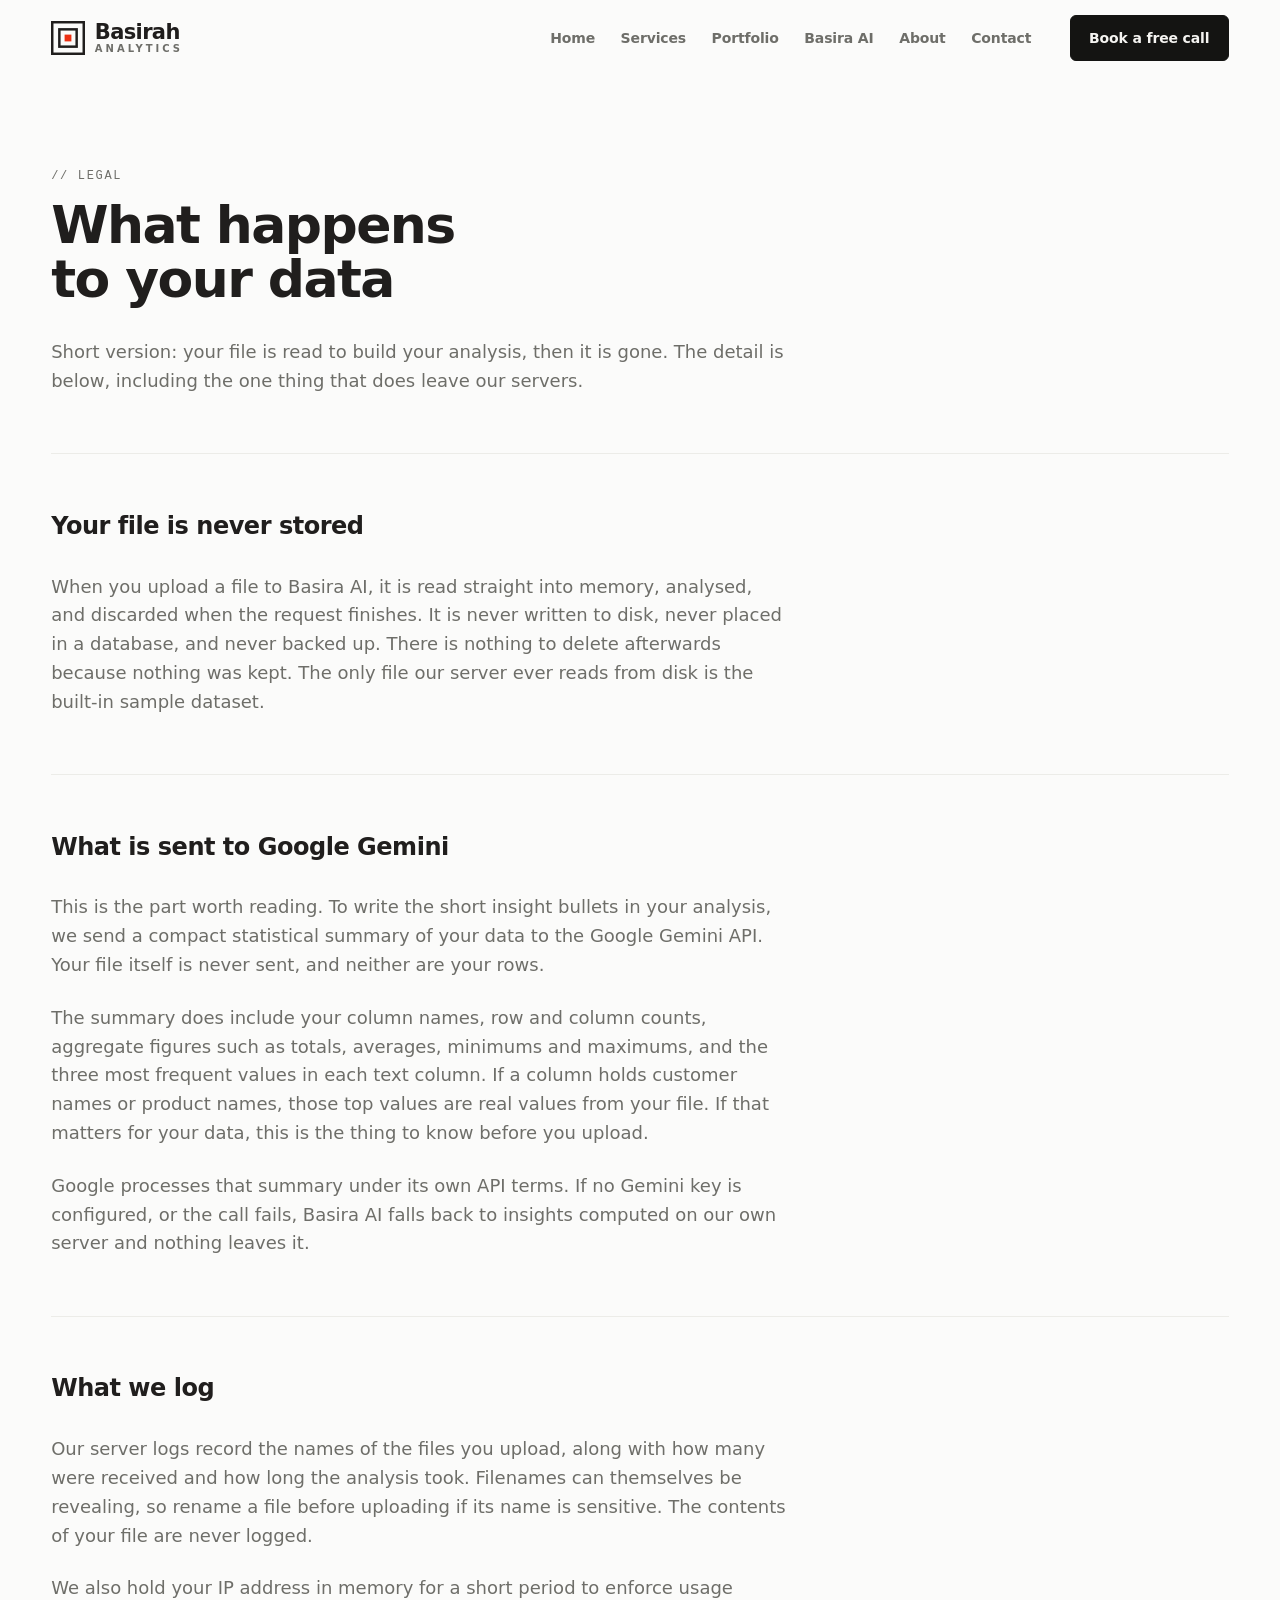
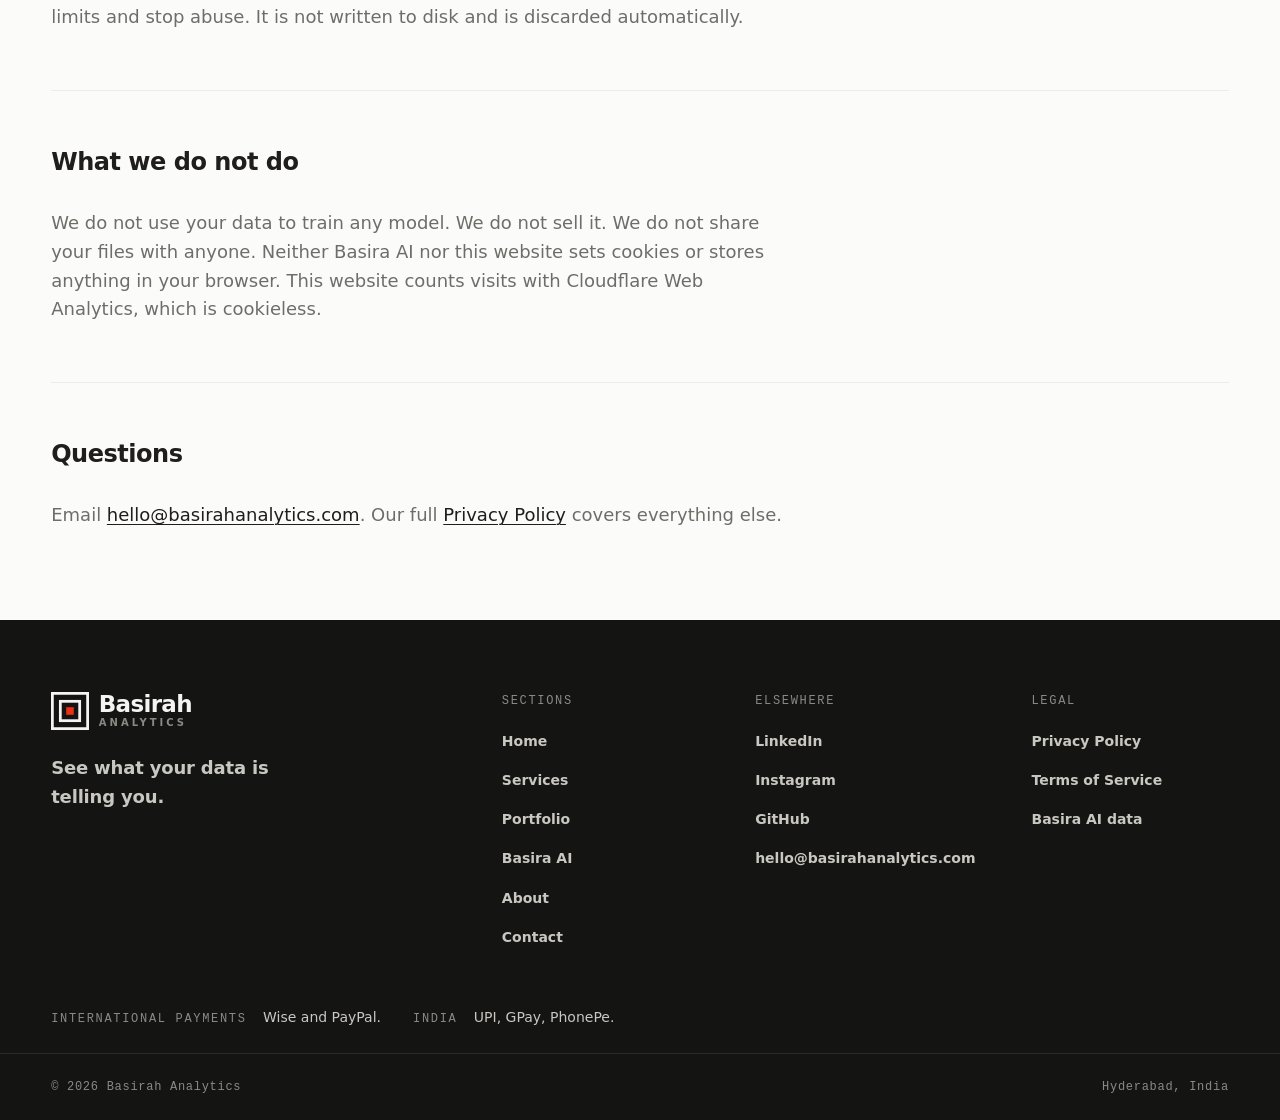
<file: basira-ai-data.html>
<!DOCTYPE html>
<html lang="en">
<head>
<meta charset="utf-8">
<meta name="viewport" content="width=device-width, initial-scale=1">
<title>What happens to your data | Basirah Analytics</title>
<meta name="description" content="Exactly what Basira AI does with the files you upload: processed in memory, never stored, and what is sent to Google Gemini.">
<meta name="author" content="Haseeb Ur Rahman">
<meta name="theme-color" content="#141412">

<!-- Same policy as every other page on the site. -->
<meta http-equiv="Content-Security-Policy" content="default-src 'self'; script-src 'self' https://static.cloudflareinsights.com; style-src 'self' https://fonts.googleapis.com; font-src https://fonts.gstatic.com; img-src 'self'; connect-src 'self' https://cloudflareinsights.com; form-action 'self'; frame-src 'none'; object-src 'none'; base-uri 'none'">
<meta name="referrer" content="strict-origin-when-cross-origin">

<link rel="canonical" href="https://basirahanalytics.com/basira-ai-data">

<meta property="og:type" content="website">
<meta property="og:site_name" content="Basirah Analytics">
<meta property="og:title" content="What happens to your data | Basirah Analytics">
<meta property="og:description" content="Exactly what Basira AI does with the files you upload: processed in memory, never stored, and what is sent to Google Gemini.">
<meta property="og:url" content="https://basirahanalytics.com/basira-ai-data">
<meta property="og:image" content="https://basirahanalytics.com/assets/img/og-image.png">
<meta property="og:locale" content="en_GB">

<meta name="twitter:card" content="summary_large_image">
<meta name="twitter:title" content="What happens to your data | Basirah Analytics">
<meta name="twitter:description" content="Exactly what Basira AI does with the files you upload: processed in memory, never stored, and what is sent to Google Gemini.">
<meta name="twitter:image" content="https://basirahanalytics.com/assets/img/og-image.png">

<link rel="icon" href="/assets/img/favicon.svg" type="image/svg+xml">
<link rel="icon" href="/assets/img/icon-192.png" sizes="192x192" type="image/png">
<link rel="icon" href="/assets/img/favicon-96.png" sizes="96x96" type="image/png">
<link rel="icon" href="/assets/img/favicon-48.png" sizes="48x48" type="image/png">
<link rel="icon" href="/assets/img/favicon-32.png" sizes="32x32" type="image/png">
<link rel="icon" href="/assets/img/favicon-16.png" sizes="16x16" type="image/png">
<link rel="apple-touch-icon" sizes="180x180" href="/assets/img/apple-touch-icon.png">
<link rel="manifest" href="/site.webmanifest">


<link rel="preconnect" href="https://fonts.googleapis.com">
<link rel="preconnect" href="https://fonts.gstatic.com" crossorigin>
<link href="https://fonts.googleapis.com/css2?family=Archivo:wght@400;500;600;800;900&family=JetBrains+Mono:wght@400;500&display=swap" rel="stylesheet">

<link rel="stylesheet" href="/assets/css/styles.css?v=73">
<!-- Structured data. Every node describes something this page actually
     shows. The Organization, Person and WebSite @ids are shared across the
     whole site so all pages describe one entity rather than competing copies.
     No rating, review or price is claimed, because none can be substantiated. -->
<script type="application/ld+json">
{
  "@context": "https://schema.org",
  "@graph": [
    {
      "@type": "WebPage",
      "@id": "https://basirahanalytics.com/basira-ai-data#webpage",
      "url": "https://basirahanalytics.com/basira-ai-data",
      "name": "What happens to your data | Basirah Analytics",
      "description": "Exactly what Basira AI does with the files you upload: processed in memory, never stored, and what is sent to Google Gemini.",
      "isPartOf": {
        "@id": "https://basirahanalytics.com/#website"
      },
      "inLanguage": "en",
      "about": {
        "@id": "https://basirahanalytics.com/#business"
      }
    },
    {
      "@type": "Organization",
      "@id": "https://basirahanalytics.com/#business",
      "name": "Basirah Analytics",
      "url": "https://basirahanalytics.com/",
      "logo": {
        "@type": "ImageObject",
        "url": "https://basirahanalytics.com/assets/img/icon-512.png",
        "width": 512,
        "height": 512
      },
      "sameAs": [
        "https://www.linkedin.com/company/basirah-analytics/",
        "https://www.instagram.com/basirahanalytics/",
        "https://github.com/basirah-analytics"
      ]
    },
    {
      "@type": "WebSite",
      "@id": "https://basirahanalytics.com/#website",
      "url": "https://basirahanalytics.com/",
      "name": "Basirah Analytics"
    }
  ]
}
</script>
</head>
<body>

<a class="skip-link" href="#main">Skip to content</a>

<header class="site-header" id="site-header">
  <div class="wrap header-inner">

    <a class="brand" href="/" aria-label="Basirah Analytics, home">
      <svg class="brand-mark" viewBox="0 0 220 220" aria-hidden="true" focusable="false">
        <rect x="8" y="8" width="204" height="204" fill="none" stroke="currentColor" stroke-width="16"/>
        <rect x="54" y="54" width="112" height="112" fill="none" stroke="currentColor" stroke-width="16"/>
        <rect x="88" y="88" width="44" height="44" fill="var(--accent)"/>
      </svg>
      <span class="brand-text">
        <span class="brand-name">Basirah</span>
        <span class="brand-sub">Analytics</span>
      </span>
    </a>

    <nav class="nav" id="nav" aria-label="Primary">
      <ul class="nav-list">
        <li><a href="/" class="nav-link">Home</a></li>
        <li><a href="/services" class="nav-link">Services</a></li>
        <li><a href="/portfolio" class="nav-link">Portfolio</a></li>
        <li><a href="/basira-ai" class="nav-link">Basira AI</a></li>
        <li><a href="/about" class="nav-link">About</a></li>
        <li><a href="/contact" class="nav-link">Contact</a></li>
      </ul>
      <a class="btn btn-ink nav-cta" href="/contact">Book a free call</a>
    </nav>

    <button class="nav-toggle" id="nav-toggle" type="button"
            aria-expanded="false" aria-controls="nav" aria-label="Open menu">
      <span class="nav-toggle-bars" aria-hidden="true"></span>
    </button>

  </div>
</header>

<main id="main">

  <section class="section section-light">
    <div class="wrap">
      <article class="detail case-study legal-doc">

        <header class="detail-head">
          <p class="eyebrow detail-cat">legal</p>
          <h1 class="detail-title">What happens to your data</h1>
          <p class="detail-summary">Short version: your file is read to build your analysis, then it is gone. The detail is below, including the one thing that does leave our servers.</p>
        </header>

        <section class="case">
          <h2 class="block-title">Your file is never stored</h2>
          <div class="origin">
            <p>When you upload a file to Basira AI, it is read straight into memory, analysed, and discarded when the request finishes. It is never written to disk, never placed in a database, and never backed up. There is nothing to delete afterwards because nothing was kept. The only file our server ever reads from disk is the built-in sample dataset.</p>
          </div>
        </section>

        <section class="case">
          <h2 class="block-title">What is sent to Google Gemini</h2>
          <div class="origin">
            <p>This is the part worth reading. To write the short insight bullets in your analysis, we send a compact statistical summary of your data to the Google Gemini API. Your file itself is never sent, and neither are your rows.</p>
            <p>The summary does include your column names, row and column counts, aggregate figures such as totals, averages, minimums and maximums, and the three most frequent values in each text column. If a column holds customer names or product names, those top values are real values from your file. If that matters for your data, this is the thing to know before you upload.</p>
            <p>Google processes that summary under its own API terms. If no Gemini key is configured, or the call fails, Basira AI falls back to insights computed on our own server and nothing leaves it.</p>
          </div>
        </section>

        <section class="case">
          <h2 class="block-title">What we log</h2>
          <div class="origin">
            <p>Our server logs record the names of the files you upload, along with how many were received and how long the analysis took. Filenames can themselves be revealing, so rename a file before uploading if its name is sensitive. The contents of your file are never logged.</p>
            <p>We also hold your IP address in memory for a short period to enforce usage limits and stop abuse. It is not written to disk and is discarded automatically.</p>
          </div>
        </section>

        <section class="case">
          <h2 class="block-title">What we do not do</h2>
          <div class="origin">
            <p>We do not use your data to train any model. We do not sell it. We do not share your files with anyone. Neither Basira AI nor this website sets cookies or stores anything in your browser. This website counts visits with Cloudflare Web Analytics, which is cookieless.</p>
          </div>
        </section>

        <section class="case">
          <h2 class="block-title">Questions</h2>
          <div class="origin">
            <p>Email <a href="mailto:hello@basirahanalytics.com">hello@basirahanalytics.com</a>. Our full <a href="/privacy">Privacy Policy</a> covers everything else.</p>
          </div>
        </section>
      </article>
    </div>
  </section>

</main>

<footer class="site-footer section-dark">
  <div class="wrap footer-inner">

    <div class="footer-brand">
      <a class="brand footer-logo" href="/" aria-label="Basirah Analytics, home">
        <svg class="brand-mark" viewBox="0 0 220 220" aria-hidden="true" focusable="false">
        <rect x="8" y="8" width="204" height="204" fill="none" stroke="currentColor" stroke-width="16"/>
        <rect x="54" y="54" width="112" height="112" fill="none" stroke="currentColor" stroke-width="16"/>
        <rect x="88" y="88" width="44" height="44" fill="var(--accent)"/>
      </svg>
        <span class="brand-text">
          <span class="brand-name">Basirah</span>
          <span class="brand-sub">Analytics</span>
        </span>
      </a>
      <p class="footer-tagline">See what your data is telling you.</p>
    </div>

    <nav class="footer-nav" aria-label="Footer">
      <p class="footer-heading">Sections</p>
      <ul>
        <li><a href="/">Home</a></li>
        <li><a href="/services">Services</a></li>
        <li><a href="/portfolio">Portfolio</a></li>
        <li><a href="/basira-ai">Basira AI</a></li>
        <li><a href="/about">About</a></li>
        <li><a href="/contact">Contact</a></li>
      </ul>
    </nav>

    <div class="footer-contact">
      <p class="footer-heading">Elsewhere</p>
      <ul>
        <li><a href="https://www.linkedin.com/company/basirah-analytics/" target="_blank" rel="noopener">LinkedIn</a></li>
        <li><a href="https://www.instagram.com/basirahanalytics" target="_blank" rel="noopener">Instagram</a></li>
        <li><a href="https://github.com/basirah-analytics" target="_blank" rel="noopener">GitHub</a></li>
        <li><a href="mailto:hello@basirahanalytics.com">hello@basirahanalytics.com</a></li>
      </ul>
    </div>

    <div class="footer-contact">
      <p class="footer-heading">Legal</p>
      <ul>
        <li><a href="/privacy">Privacy Policy</a></li>
        <li><a href="/terms">Terms of Service</a></li>
        <li><a href="/basira-ai-data">Basira AI data</a></li>
      </ul>
    </div>

  </div>

  <!-- Payment methods, international and India kept visibly separate so a
       cross-border buyer can see their own route without reading past ours. -->
  <div class="wrap footer-pay">
    <p><span class="pay-label">International payments</span> Wise and PayPal.</p>
    <p><span class="pay-label">India</span> UPI, GPay, PhonePe.</p>
  </div>

  <div class="wrap footer-base">
    <p class="footer-copy">&copy; 2026 Basirah Analytics</p>
    <p class="footer-place">Hyderabad, India</p>
  </div>
</footer>

<script src="/assets/js/main.js?v=69" defer></script>
</body>
</html>
</file>
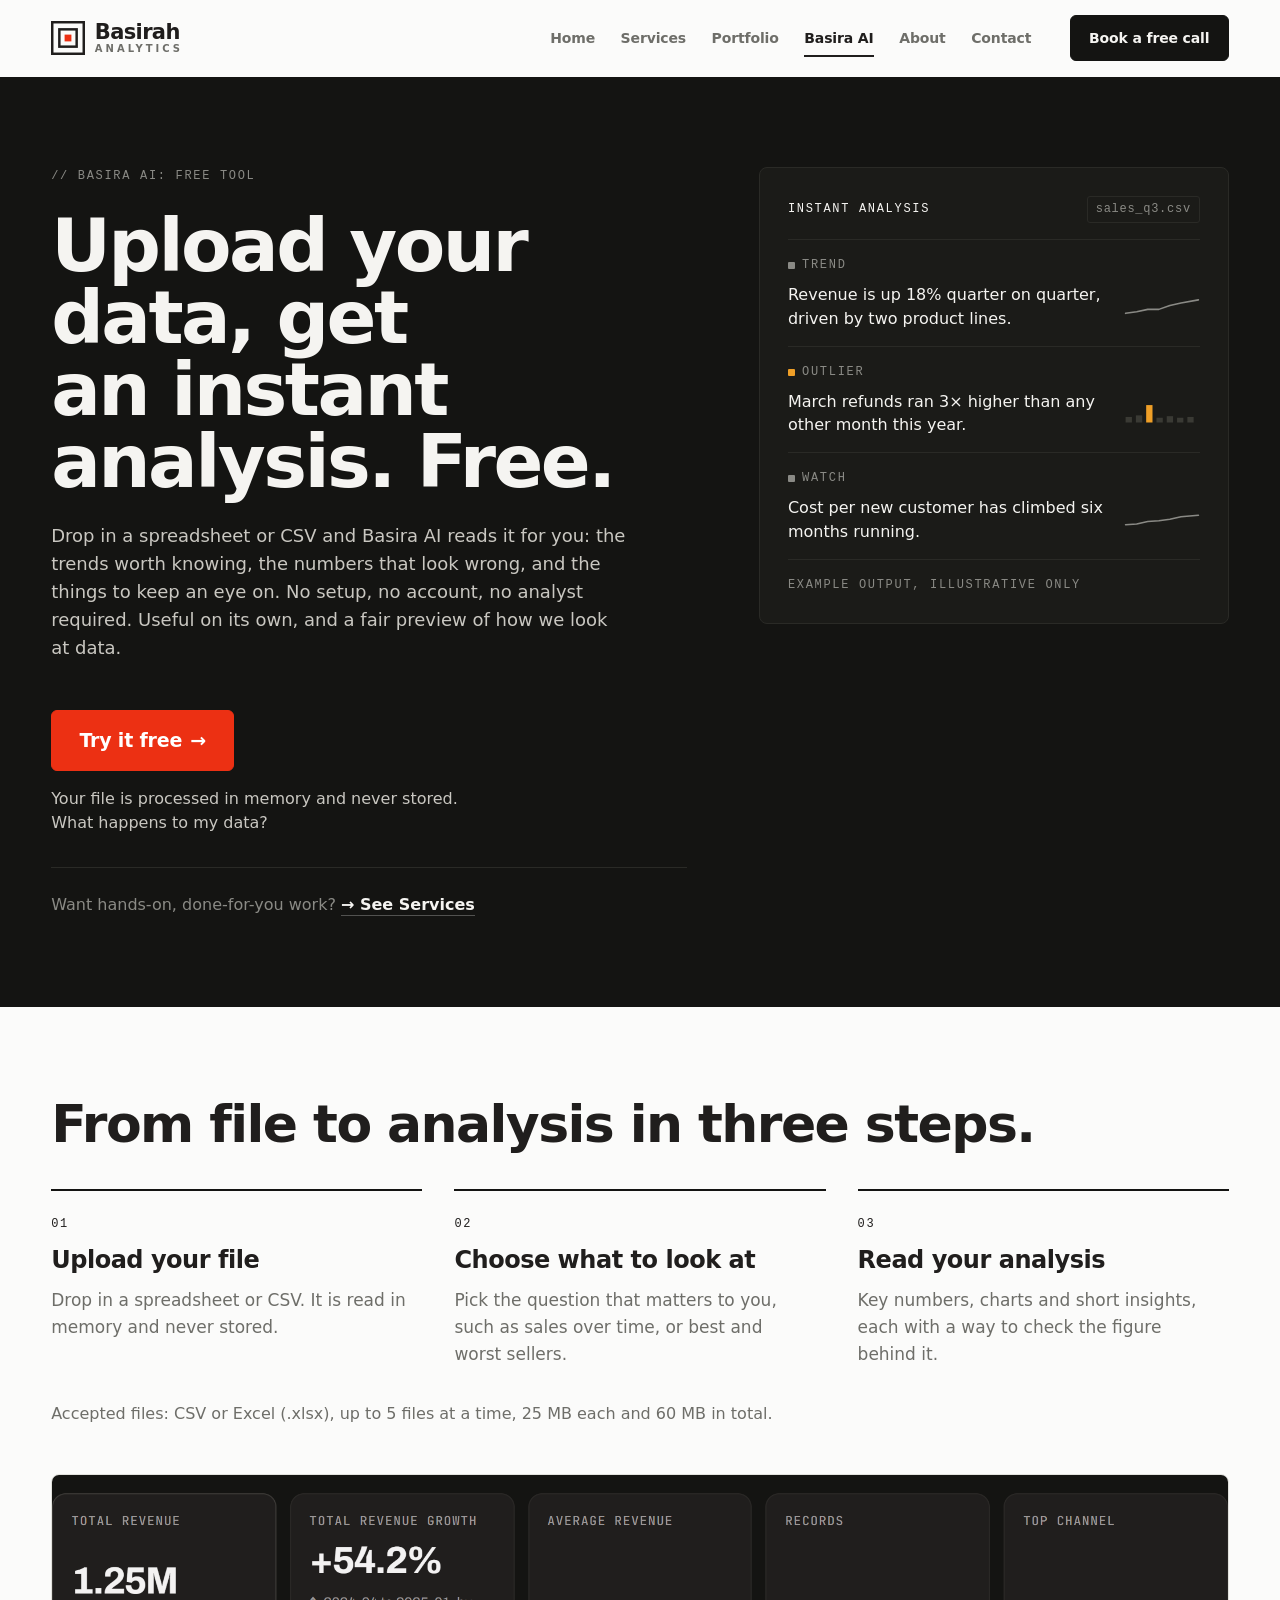
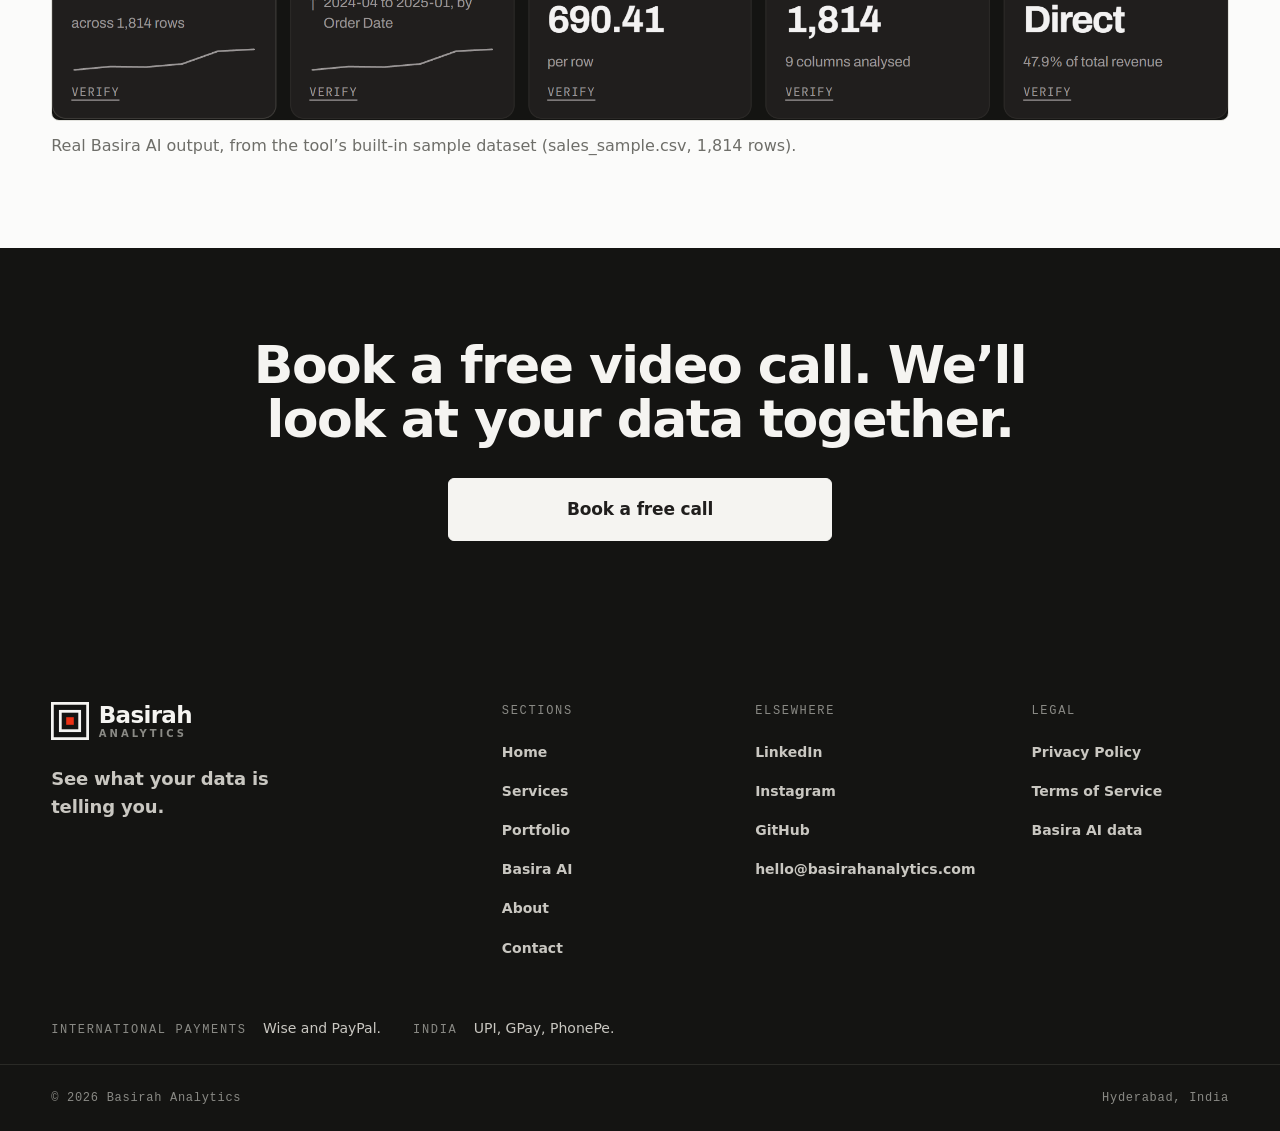
<file: basira-ai.html>
<!DOCTYPE html>
<html lang="en">
<head>
<meta charset="utf-8">
<meta name="viewport" content="width=device-width, initial-scale=1">
<title>Basira AI: Free Instant Data Analysis | Basirah Analytics</title>
<meta name="description" content="Upload a spreadsheet and get an instant analysis, free. Your file is processed in memory and never stored.">
<meta name="author" content="Haseeb Ur Rahman">
<meta name="theme-color" content="#141412">

<!-- One policy, shared by every page. No page embeds a frame, so frame-src
     is 'none'. Nothing may frame or be framed. -->
<meta http-equiv="Content-Security-Policy" content="default-src 'self'; script-src 'self' https://static.cloudflareinsights.com; style-src 'self' https://fonts.googleapis.com; font-src https://fonts.gstatic.com; img-src 'self'; connect-src 'self' https://cloudflareinsights.com; form-action 'self'; frame-src 'none'; object-src 'none'; base-uri 'none'">
<meta name="referrer" content="strict-origin-when-cross-origin">

<link rel="canonical" href="https://basirahanalytics.com/basira-ai">

<meta property="og:type" content="website">
<meta property="og:site_name" content="Basirah Analytics">
<meta property="og:title" content="Basira AI: Free Instant Data Analysis | Basirah Analytics">
<meta property="og:description" content="Upload a spreadsheet and get an instant analysis, free. Your file is processed in memory and never stored.">
<meta property="og:url" content="https://basirahanalytics.com/basira-ai">
<meta property="og:image" content="https://basirahanalytics.com/assets/img/og-image.png">
<meta property="og:locale" content="en_GB">

<meta name="twitter:card" content="summary_large_image">
<meta name="twitter:title" content="Basira AI: Free Instant Data Analysis | Basirah Analytics">
<meta name="twitter:description" content="Upload a spreadsheet and get an instant analysis, free. Your file is processed in memory and never stored.">
<meta name="twitter:image" content="https://basirahanalytics.com/assets/img/og-image.png">

<link rel="icon" href="/assets/img/favicon.svg" type="image/svg+xml">
<link rel="icon" href="/assets/img/icon-192.png" sizes="192x192" type="image/png">
<link rel="icon" href="/assets/img/favicon-96.png" sizes="96x96" type="image/png">
<link rel="icon" href="/assets/img/favicon-48.png" sizes="48x48" type="image/png">
<link rel="icon" href="/assets/img/favicon-32.png" sizes="32x32" type="image/png">
<link rel="icon" href="/assets/img/favicon-16.png" sizes="16x16" type="image/png">
<link rel="apple-touch-icon" sizes="180x180" href="/assets/img/apple-touch-icon.png">
<link rel="manifest" href="/site.webmanifest">

<link rel="preconnect" href="https://fonts.googleapis.com">
<link rel="preconnect" href="https://fonts.gstatic.com" crossorigin>
<link href="https://fonts.googleapis.com/css2?family=Archivo:wght@400;500;600;800;900&family=JetBrains+Mono:wght@400;500&display=swap" rel="stylesheet">
<link rel="stylesheet" href="/assets/css/styles.css?v=73">
<!-- Structured data. Every node describes something this page actually
     shows. The Organization, Person and WebSite @ids are shared across the
     whole site so all pages describe one entity rather than competing copies.
     No rating, review or price is claimed, because none can be substantiated. -->
<script type="application/ld+json">
{
  "@context": "https://schema.org",
  "@graph": [
    {
      "@type": "WebPage",
      "@id": "https://basirahanalytics.com/basira-ai#webpage",
      "url": "https://basirahanalytics.com/basira-ai",
      "name": "Basira AI: Free Instant Data Analysis | Basirah Analytics",
      "description": "Upload a spreadsheet and get an instant analysis, free. Your file is processed in memory and never stored.",
      "isPartOf": {
        "@id": "https://basirahanalytics.com/#website"
      },
      "inLanguage": "en",
      "about": {
        "@id": "https://ai.basirahanalytics.com/#app"
      },
      "mainEntity": {
        "@id": "https://ai.basirahanalytics.com/#app"
      }
    },
    {
      "@type": "WebApplication",
      "@id": "https://ai.basirahanalytics.com/#app",
      "name": "Basira AI",
      "url": "https://ai.basirahanalytics.com/",
      "applicationCategory": "BusinessApplication",
      "operatingSystem": "Any (web browser)",
      "browserRequirements": "Requires JavaScript",
      "description": "Upload a spreadsheet or CSV and get an instant analysis: the trends worth knowing, the numbers that look wrong, and the things to keep an eye on. No setup and no account.",
      "isAccessibleForFree": true,
      "offers": {
        "@type": "Offer",
        "price": "0",
        "priceCurrency": "USD"
      },
      "publisher": {
        "@id": "https://basirahanalytics.com/#business"
      }
    },
    {
      "@type": "Organization",
      "@id": "https://basirahanalytics.com/#business",
      "name": "Basirah Analytics",
      "url": "https://basirahanalytics.com/",
      "logo": {
        "@type": "ImageObject",
        "url": "https://basirahanalytics.com/assets/img/icon-512.png",
        "width": 512,
        "height": 512
      },
      "sameAs": [
        "https://www.linkedin.com/company/basirah-analytics/",
        "https://www.instagram.com/basirahanalytics/",
        "https://github.com/basirah-analytics"
      ]
    },
    {
      "@type": "WebSite",
      "@id": "https://basirahanalytics.com/#website",
      "url": "https://basirahanalytics.com/",
      "name": "Basirah Analytics"
    }
  ]
}
</script>
</head>
<body>

<a class="skip-link" href="#main">Skip to content</a>

<header class="site-header" id="site-header">
  <div class="wrap header-inner">

    <a class="brand" href="/" aria-label="Basirah Analytics, home">
      <svg class="brand-mark" viewBox="0 0 220 220" aria-hidden="true" focusable="false">
        <rect x="8" y="8" width="204" height="204" fill="none" stroke="currentColor" stroke-width="16"/>
        <rect x="54" y="54" width="112" height="112" fill="none" stroke="currentColor" stroke-width="16"/>
        <rect x="88" y="88" width="44" height="44" fill="var(--accent)"/>
      </svg>
      <span class="brand-text">
        <span class="brand-name">Basirah</span>
        <span class="brand-sub">Analytics</span>
      </span>
    </a>

    <nav class="nav" id="nav" aria-label="Primary">
      <ul class="nav-list">
        <li><a href="/" class="nav-link">Home</a></li>
        <li><a href="/services" class="nav-link">Services</a></li>
        <li><a href="/portfolio" class="nav-link">Portfolio</a></li>
        <li><a href="/basira-ai" class="nav-link is-current" aria-current="page">Basira AI</a></li>
        <li><a href="/about" class="nav-link">About</a></li>
        <li><a href="/contact" class="nav-link">Contact</a></li>
      </ul>
      <a class="btn btn-ink nav-cta" href="/contact">Book a free call</a>
    </nav>

    <button class="nav-toggle" id="nav-toggle" type="button"
            aria-expanded="false" aria-controls="nav" aria-label="Open menu">
      <span class="nav-toggle-bars" aria-hidden="true"></span>
    </button>

  </div>
</header>

<main id="main">
  <section class="section section-dark ai" id="basira-ai">
    <div class="wrap ai-grid">

      <div class="ai-copy">
        <p class="eyebrow">basira ai: free tool</p>

        <h1 class="ai-title">
          Upload your data, get an instant analysis. <span class="nowrap">Free.</span>
        </h1>

        <p class="ai-text">
          Drop in a spreadsheet or CSV and Basira AI reads it for you: the trends worth knowing,
          the numbers that look wrong, and the things to keep an eye on. No setup, no account,
          no analyst required. Useful on its own, and a fair preview of how we look at data.
        </p>

        <div class="ai-actions">
            <a class="btn btn-accent" href="https://ai.basirahanalytics.com"
             target="_blank" rel="noopener">
            Try it free <span aria-hidden="true">&rarr;</span>
          </a>
          <p class="ai-privacy">Your file is processed in memory and never stored. <a href="/basira-ai-data">What happens to my data?</a></p>
        </div>

        <p class="ai-crosslink">
          Want hands-on, done-for-you work?
          <a href="/services"><span aria-hidden="true">&rarr;</span> See Services</a>
        </p>
      </div>

      <!-- stylised preview of the tool's output: illustrative, not real data -->
      <aside class="ai-card" aria-label="Example of an instant analysis">
        <div class="ai-card-head">
          <p class="ai-card-kicker">instant analysis</p>
          <p class="ai-card-file">sales_q3.csv</p>
        </div>

        <ul class="findings">
          <li class="finding finding-trend">
            <p class="finding-kind">trend</p>
            <p class="finding-text">Revenue is up 18% quarter on quarter, driven by two product lines.</p>
            <svg class="spark" viewBox="0 0 96 24" role="presentation" focusable="false" aria-hidden="true">
              <polyline points="2,20 16,18 30,15 44,15 58,10 72,7 94,3"/>
            </svg>
          </li>

          <li class="finding finding-outlier">
            <p class="finding-kind">outlier</p>
            <p class="finding-text">March refunds ran 3&times; higher than any other month this year.</p>
            <svg class="spark" viewBox="0 0 96 24" role="presentation" focusable="false" aria-hidden="true">
              <g class="spark-bars">
                <rect x="2" y="17" width="8" height="7"/>
                <rect x="15" y="15" width="8" height="9"/>
                <rect x="28" y="2" width="8" height="22" class="spark-hi"/>
                <rect x="41" y="18" width="8" height="6"/>
                <rect x="54" y="16" width="8" height="8"/>
                <rect x="67" y="18" width="8" height="6"/>
                <rect x="80" y="17" width="8" height="7"/>
              </g>
            </svg>
          </li>

          <li class="finding finding-watch">
            <p class="finding-kind">watch</p>
            <p class="finding-text">Cost per new customer has climbed six months running.</p>
            <svg class="spark" viewBox="0 0 96 24" role="presentation" focusable="false" aria-hidden="true">
              <polyline points="2,18 16,17 30,14 44,13 58,11 72,8 94,6"/>
            </svg>
          </li>
        </ul>

        <p class="ai-card-note">example output, illustrative only</p>
      </aside>

    </div>
  </section>

  <section class="section section-light ai-how" aria-labelledby="ai-how-title">
    <div class="wrap">
      <header class="section-head">
        <h2 id="ai-how-title">From file to analysis in three steps.</h2>
      </header>
      <ol class="how-steps">
        <li class="how-step">
          <p class="how-num">01</p>
          <h3 class="how-name">Upload your file</h3>
          <p class="how-text">Drop in a spreadsheet or CSV. It is read in memory and never stored.</p>
        </li>
        <li class="how-step">
          <p class="how-num">02</p>
          <h3 class="how-name">Choose what to look at</h3>
          <p class="how-text">Pick the question that matters to you, such as sales over time, or best and worst sellers.</p>
        </li>
        <li class="how-step">
          <p class="how-num">03</p>
          <h3 class="how-name">Read your analysis</h3>
          <p class="how-text">Key numbers, charts and short insights, each with a way to check the figure behind it.</p>
        </li>
      </ol>
      <p class="ai-limits">Accepted files: CSV or Excel (.xlsx), up to 5 files at a time, 25 MB each and 60 MB in total.</p>
      <figure class="ai-shot">
        <img src="/assets/img/basira-ai-output.png" width="2064" height="430" loading="lazy" alt="Basira AI output: number cards for total revenue, revenue growth, average revenue, records and top channel">
        <figcaption>Real Basira AI output, from the tool&rsquo;s built-in sample dataset (sales_sample.csv, 1,814 rows).</figcaption>
      </figure>
    </div>
  </section>
  <section class="section section-dark cta-strip">
    <div class="wrap">
      <h2>Book a free video call. We&rsquo;ll look at your data together.</h2>
      <a class="btn btn-paper btn-book" href="/contact">Book a free call</a>
    </div>
  </section>

</main>

<footer class="site-footer section-dark">
  <div class="wrap footer-inner">

    <div class="footer-brand">
      <a class="brand footer-logo" href="/" aria-label="Basirah Analytics, home">
        <svg class="brand-mark" viewBox="0 0 220 220" aria-hidden="true" focusable="false">
        <rect x="8" y="8" width="204" height="204" fill="none" stroke="currentColor" stroke-width="16"/>
        <rect x="54" y="54" width="112" height="112" fill="none" stroke="currentColor" stroke-width="16"/>
        <rect x="88" y="88" width="44" height="44" fill="var(--accent)"/>
      </svg>
        <span class="brand-text">
          <span class="brand-name">Basirah</span>
          <span class="brand-sub">Analytics</span>
        </span>
      </a>
      <p class="footer-tagline">See what your data is telling you.</p>
    </div>

    <nav class="footer-nav" aria-label="Footer">
      <p class="footer-heading">Sections</p>
      <ul>
        <li><a href="/">Home</a></li>
        <li><a href="/services">Services</a></li>
        <li><a href="/portfolio">Portfolio</a></li>
        <li><a href="/basira-ai">Basira AI</a></li>
        <li><a href="/about">About</a></li>
        <li><a href="/contact">Contact</a></li>
      </ul>
    </nav>

    <div class="footer-contact">
      <p class="footer-heading">Elsewhere</p>
      <ul>
        <li><a href="https://www.linkedin.com/company/basirah-analytics/" target="_blank" rel="noopener">LinkedIn</a></li>
        <li><a href="https://www.instagram.com/basirahanalytics" target="_blank" rel="noopener">Instagram</a></li>
        <li><a href="https://github.com/basirah-analytics" target="_blank" rel="noopener">GitHub</a></li>
        <li><a href="mailto:hello@basirahanalytics.com">hello@basirahanalytics.com</a></li>
      </ul>
    </div>

    <div class="footer-contact">
      <p class="footer-heading">Legal</p>
      <ul>
        <li><a href="/privacy">Privacy Policy</a></li>
        <li><a href="/terms">Terms of Service</a></li>
        <li><a href="/basira-ai-data">Basira AI data</a></li>
      </ul>
    </div>

  </div>

  <!-- Payment methods, international and India kept visibly separate so a
       cross-border buyer can see their own route without reading past ours. -->
  <div class="wrap footer-pay">
    <p><span class="pay-label">International payments</span> Wise and PayPal.</p>
    <p><span class="pay-label">India</span> UPI, GPay, PhonePe.</p>
  </div>

  <div class="wrap footer-base">
    <p class="footer-copy">&copy; 2026 Basirah Analytics</p>
    <p class="footer-place">Hyderabad, India</p>
  </div>
</footer>

<script src="/assets/js/main.js?v=69" defer></script>
</body>
</html>
</file>
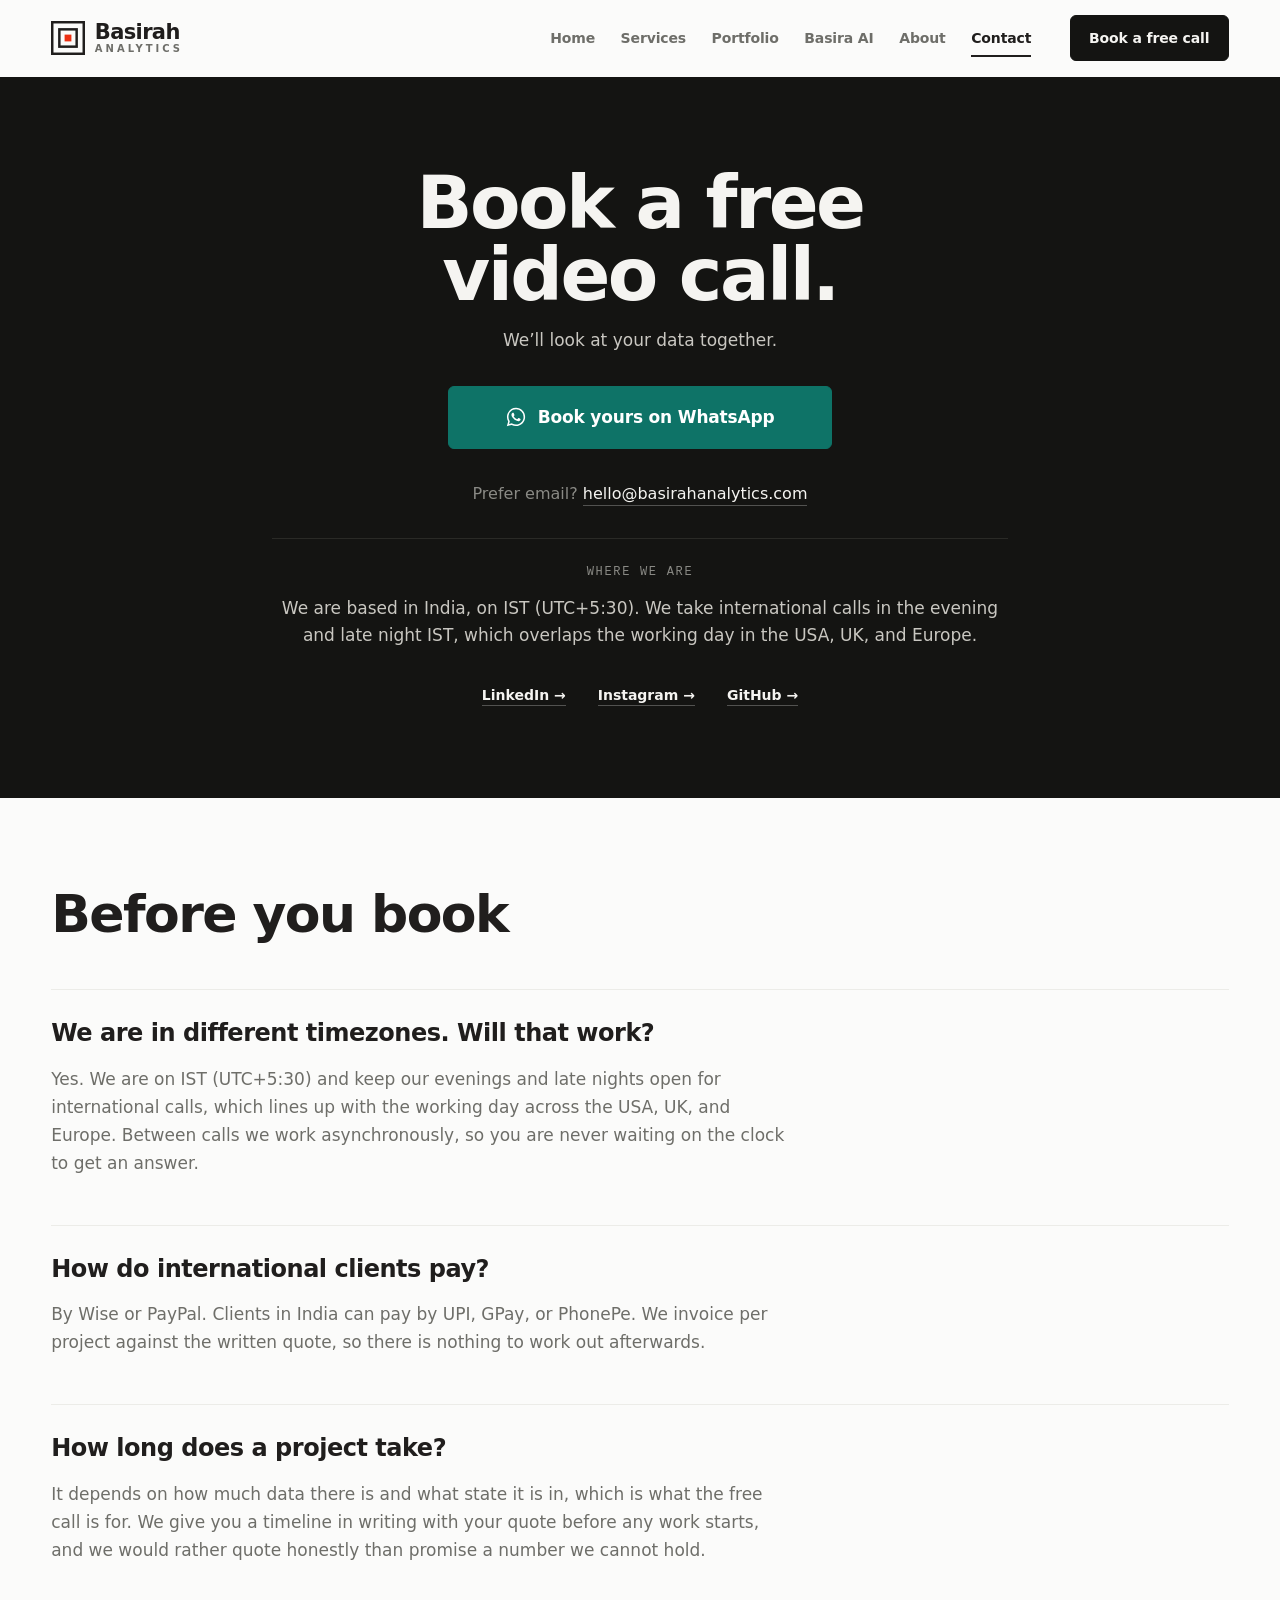
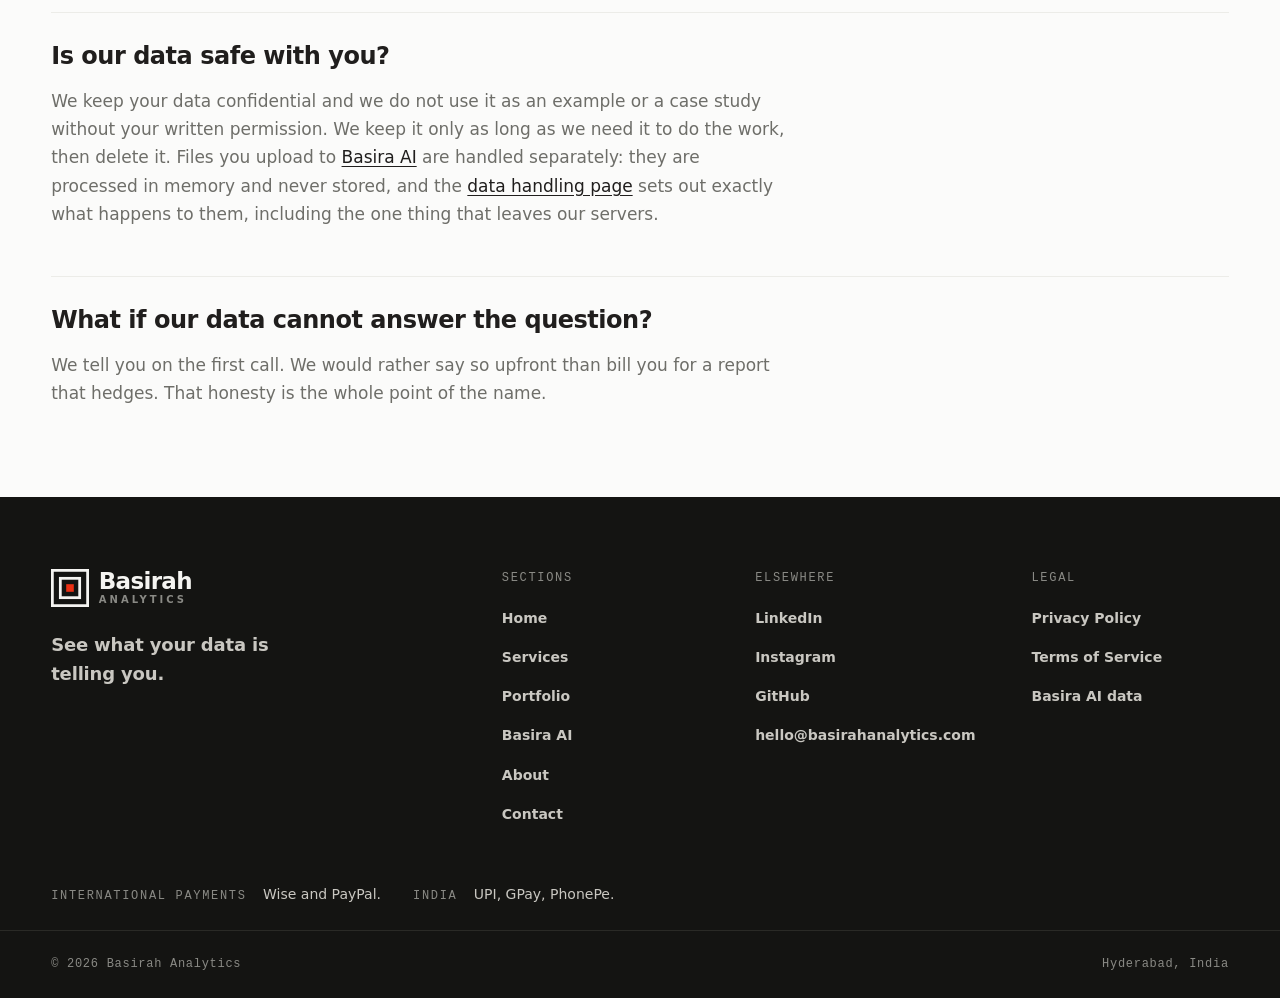
<file: contact.html>
<!DOCTYPE html>
<html lang="en">
<head>
<meta charset="utf-8">
<meta name="viewport" content="width=device-width, initial-scale=1">
<title>Contact Us | Basirah Analytics</title>
<meta name="description" content="Book a free video call to talk through your data. Based in India on IST, working with clients across the USA, UK, Europe and Australia.">
<meta name="author" content="Haseeb Ur Rahman">
<meta name="theme-color" content="#141412">

<!-- One policy, shared by every page. No page embeds a frame, so frame-src
     is 'none'. Nothing may frame or be framed. -->
<meta http-equiv="Content-Security-Policy" content="default-src 'self'; script-src 'self' https://static.cloudflareinsights.com; style-src 'self' https://fonts.googleapis.com; font-src https://fonts.gstatic.com; img-src 'self'; connect-src 'self' https://cloudflareinsights.com; form-action 'self'; frame-src 'none'; object-src 'none'; base-uri 'none'">
<meta name="referrer" content="strict-origin-when-cross-origin">

<link rel="canonical" href="https://basirahanalytics.com/contact">

<meta property="og:type" content="website">
<meta property="og:site_name" content="Basirah Analytics">
<meta property="og:title" content="Contact Us | Basirah Analytics">
<meta property="og:description" content="Book a free video call to talk through your data. Based in India on IST, working with clients across the USA, UK, Europe and Australia.">
<meta property="og:url" content="https://basirahanalytics.com/contact">
<meta property="og:image" content="https://basirahanalytics.com/assets/img/og-image.png">
<meta property="og:locale" content="en_GB">

<meta name="twitter:card" content="summary_large_image">
<meta name="twitter:title" content="Contact Us | Basirah Analytics">
<meta name="twitter:description" content="Book a free video call to talk through your data. Based in India on IST, working with clients across the USA, UK, Europe and Australia.">
<meta name="twitter:image" content="https://basirahanalytics.com/assets/img/og-image.png">

<link rel="icon" href="/assets/img/favicon.svg" type="image/svg+xml">
<link rel="icon" href="/assets/img/icon-192.png" sizes="192x192" type="image/png">
<link rel="icon" href="/assets/img/favicon-96.png" sizes="96x96" type="image/png">
<link rel="icon" href="/assets/img/favicon-48.png" sizes="48x48" type="image/png">
<link rel="icon" href="/assets/img/favicon-32.png" sizes="32x32" type="image/png">
<link rel="icon" href="/assets/img/favicon-16.png" sizes="16x16" type="image/png">
<link rel="apple-touch-icon" sizes="180x180" href="/assets/img/apple-touch-icon.png">
<link rel="manifest" href="/site.webmanifest">

<link rel="preconnect" href="https://fonts.googleapis.com">
<link rel="preconnect" href="https://fonts.gstatic.com" crossorigin>
<link href="https://fonts.googleapis.com/css2?family=Archivo:wght@400;500;600;800;900&family=JetBrains+Mono:wght@400;500&display=swap" rel="stylesheet">
<link rel="stylesheet" href="/assets/css/styles.css?v=73">
<!-- Structured data. Every node describes something this page actually
     shows. The Organization, Person and WebSite @ids are shared across the
     whole site so all pages describe one entity rather than competing copies.
     No rating, review or price is claimed, because none can be substantiated. -->
<script type="application/ld+json">
{
  "@context": "https://schema.org",
  "@graph": [
    {
      "@type": "ContactPage",
      "@id": "https://basirahanalytics.com/contact#webpage",
      "url": "https://basirahanalytics.com/contact",
      "name": "Contact Us | Basirah Analytics",
      "description": "Book a free video call to talk through your data. Based in India on IST, working with clients across the USA, UK, Europe and Australia.",
      "isPartOf": {
        "@id": "https://basirahanalytics.com/#website"
      },
      "about": {
        "@id": "https://basirahanalytics.com/#business"
      },
      "inLanguage": "en"
    },
    {
      "@type": "Organization",
      "@id": "https://basirahanalytics.com/#business",
      "name": "Basirah Analytics",
      "url": "https://basirahanalytics.com/",
      "logo": {
        "@type": "ImageObject",
        "url": "https://basirahanalytics.com/assets/img/icon-512.png",
        "width": 512,
        "height": 512
      },
      "sameAs": [
        "https://www.linkedin.com/company/basirah-analytics/",
        "https://www.instagram.com/basirahanalytics/",
        "https://github.com/basirah-analytics"
      ]
    },
    {
      "@type": "WebSite",
      "@id": "https://basirahanalytics.com/#website",
      "url": "https://basirahanalytics.com/",
      "name": "Basirah Analytics"
    }
  ]
}
</script>
<!-- The FAQ, as a second JSON-LD block, which section 6b of the brief calls
     for. Every question and answer below is copied word for word from the
     visible FAQ further down this page; if that copy changes, this must change
     with it. Google only shows FAQ rich results for government and health
     sites, so the value here is machine understanding, not a visual result. -->
<script type="application/ld+json">
{
  "@context": "https://schema.org",
  "@type": "FAQPage",
  "@id": "https://basirahanalytics.com/contact#faq",
  "mainEntity": [
    {
      "@type": "Question",
      "name": "We are in different timezones. Will that work?",
      "acceptedAnswer": {
        "@type": "Answer",
        "text": "Yes. We are on IST (UTC+5:30) and keep our evenings and late nights open for international calls, which lines up with the working day across the USA, UK, and Europe. Between calls we work asynchronously, so you are never waiting on the clock to get an answer."
      }
    },
    {
      "@type": "Question",
      "name": "How do international clients pay?",
      "acceptedAnswer": {
        "@type": "Answer",
        "text": "By Wise or PayPal. Clients in India can pay by UPI, GPay, or PhonePe. We invoice per project against the written quote, so there is nothing to work out afterwards."
      }
    },
    {
      "@type": "Question",
      "name": "How long does a project take?",
      "acceptedAnswer": {
        "@type": "Answer",
        "text": "It depends on how much data there is and what state it is in, which is what the free call is for. We give you a timeline in writing with your quote before any work starts, and we would rather quote honestly than promise a number we cannot hold."
      }
    },
    {
      "@type": "Question",
      "name": "Is our data safe with you?",
      "acceptedAnswer": {
        "@type": "Answer",
        "text": "We keep your data confidential and we do not use it as an example or a case study without your written permission. We keep it only as long as we need it to do the work, then delete it. Files you upload to Basira AI are handled separately: they are processed in memory and never stored, and the data handling page sets out exactly what happens to them, including the one thing that leaves our servers."
      }
    },
    {
      "@type": "Question",
      "name": "What if our data cannot answer the question?",
      "acceptedAnswer": {
        "@type": "Answer",
        "text": "We tell you on the first call. We would rather say so upfront than bill you for a report that hedges. That honesty is the whole point of the name."
      }
    }
  ]
}
</script>
</head>
<body>

<a class="skip-link" href="#main">Skip to content</a>

<header class="site-header" id="site-header">
  <div class="wrap header-inner">

    <a class="brand" href="/" aria-label="Basirah Analytics, home">
      <svg class="brand-mark" viewBox="0 0 220 220" aria-hidden="true" focusable="false">
        <rect x="8" y="8" width="204" height="204" fill="none" stroke="currentColor" stroke-width="16"/>
        <rect x="54" y="54" width="112" height="112" fill="none" stroke="currentColor" stroke-width="16"/>
        <rect x="88" y="88" width="44" height="44" fill="var(--accent)"/>
      </svg>
      <span class="brand-text">
        <span class="brand-name">Basirah</span>
        <span class="brand-sub">Analytics</span>
      </span>
    </a>

    <nav class="nav" id="nav" aria-label="Primary">
      <ul class="nav-list">
        <li><a href="/" class="nav-link">Home</a></li>
        <li><a href="/services" class="nav-link">Services</a></li>
        <li><a href="/portfolio" class="nav-link">Portfolio</a></li>
        <li><a href="/basira-ai" class="nav-link">Basira AI</a></li>
        <li><a href="/about" class="nav-link">About</a></li>
        <li><a href="/contact" class="nav-link is-current" aria-current="page">Contact</a></li>
      </ul>
      <a class="btn btn-ink nav-cta" href="/contact">Book a free call</a>
    </nav>

    <button class="nav-toggle" id="nav-toggle" type="button"
            aria-expanded="false" aria-controls="nav" aria-label="Open menu">
      <span class="nav-toggle-bars" aria-hidden="true"></span>
    </button>

  </div>
</header>

<main id="main">
  <section class="section section-dark contact" id="contact">
    <div class="wrap">

      <div class="contact-simple">
        <header class="section-head contact-head">
          <h1>Book a free video call.</h1>
          <p class="section-lead">We&rsquo;ll look at your data together.</p>
        </header>

        <!-- WhatsApp is the easy way to book the call, not the offer itself.
             The number is the real business line; the prefilled text drops the
             visitor straight into a booking message so they never have to
             compose one. -->
        <a class="btn btn-whatsapp btn-book"
           href="https://wa.me/918125809501?text=Hi%20Basirah,%20I'd%20like%20to%20book%20a%20free%20video%20call%20about%20my%20data."
           target="_blank" rel="noopener">
          <svg class="wa-mark" viewBox="0 0 24 24" width="22" height="22" aria-hidden="true" focusable="false">
            <path fill="currentColor" d="M12.04 2C6.58 2 2.13 6.45 2.13 11.91c0 1.75.46 3.46 1.32 4.96L2 22l5.25-1.38a9.9 9.9 0 0 0 4.79 1.22h.01c5.46 0 9.91-4.45 9.91-9.91C21.96 6.45 17.5 2 12.04 2Zm0 18.15h-.01a8.2 8.2 0 0 1-4.19-1.15l-.3-.18-3.12.82.83-3.04-.2-.31a8.22 8.22 0 0 1-1.26-4.38c0-4.54 3.7-8.23 8.25-8.23a8.23 8.23 0 0 1 8.24 8.24c0 4.54-3.7 8.23-8.24 8.23Zm4.52-6.16c-.25-.12-1.47-.72-1.69-.81-.23-.08-.39-.12-.56.13-.16.24-.64.8-.78.97-.15.16-.29.18-.53.06-.25-.12-1.05-.39-1.99-1.23-.74-.66-1.23-1.47-1.38-1.72-.14-.24-.01-.38.11-.5.11-.11.25-.29.37-.43.13-.15.17-.25.25-.41.08-.17.04-.31-.02-.43-.06-.12-.56-1.34-.76-1.84-.2-.48-.4-.42-.56-.43h-.47c-.16 0-.43.06-.65.31-.22.24-.85.84-.85 2.04s.87 2.37 1 2.53c.12.16 1.71 2.61 4.15 3.66.58.25 1.03.4 1.38.51.58.19 1.11.16 1.53.1.47-.07 1.47-.6 1.67-1.18.21-.58.21-1.07.15-1.18-.06-.11-.22-.17-.47-.29Z"/>
          </svg>
          Book yours on WhatsApp
        </a>

        <p class="contact-alt">
          Prefer email? <a href="mailto:hello@basirahanalytics.com">hello@basirahanalytics.com</a>
        </p>

        <!-- SELF-SERVE CALENDAR GOES HERE.
             When a Cal.com or TidyCal account is live, drop its inline embed in
             this spot, directly under the WhatsApp button, so a visitor can pick
             a slot without messaging anyone. Two things to handle when you do:
             the CSP in the head of this file sets frame-src to 'none' and
             script-src to 'self', so the embed host has to be added to both
             here and in _headers, or the iframe and its script are refused
             silently. Keep WhatsApp as the fallback for anyone who would rather
             not use a scheduler. -->


        <!-- Timezone and hours. The single most common question from an
             international buyer, answered before they have to ask. -->
        <div class="hours">
          <p class="hours-label">Where we are</p>
          <p class="hours-text">
            We are based in India, on IST (UTC+5:30). We take international calls in the
            evening and late night IST, which overlaps the working day in the USA, UK, and
            Europe.
          </p>
        </div>

        <ul class="contact-social">
          <li><a href="https://www.linkedin.com/company/basirah-analytics/" target="_blank" rel="noopener">LinkedIn <span aria-hidden="true">&rarr;</span></a></li>
          <li><a href="https://www.instagram.com/basirahanalytics" target="_blank" rel="noopener">Instagram <span aria-hidden="true">&rarr;</span></a></li>
          <li><a href="https://github.com/basirah-analytics" target="_blank" rel="noopener">GitHub <span aria-hidden="true">&rarr;</span></a></li>
        </ul>
      </div>

    </div>
  </section>
  <section class="section section-light faq" aria-labelledby="faq-title">
    <div class="wrap">
      <header class="section-head">
        <h2 id="faq-title">Before you book</h2>
      </header>

      <dl class="faq-list">
        <div class="faq-item">
          <dt>We are in different timezones. Will that work?</dt>
          <dd>
            Yes. We are on IST (UTC+5:30) and keep our evenings and late nights open for
            international calls, which lines up with the working day across the USA, UK, and
            Europe. Between calls we work asynchronously, so you are never waiting on the
            clock to get an answer.
          </dd>
        </div>
        <div class="faq-item">
          <dt>How do international clients pay?</dt>
          <dd>
            By Wise or PayPal. Clients in India can pay by UPI, GPay, or PhonePe. We invoice per
            project against the written quote, so there is nothing to work out afterwards.
          </dd>
        </div>
        <div class="faq-item">
          <dt>How long does a project take?</dt>
          <dd>
            It depends on how much data there is and what state it is in, which is what the free
            call is for. We give you a timeline in writing with your quote before any work
            starts, and we would rather quote honestly than promise a number we cannot hold.
          </dd>
        </div>
        <div class="faq-item">
          <dt>Is our data safe with you?</dt>
          <dd>
            We keep your data confidential and we do not use it as an example or a case study
            without your written permission. We keep it only as long as we need it to do the
            work, then delete it. Files you upload to
            <a href="/basira-ai">Basira AI</a> are handled separately: they are processed in
            memory and never stored, and the
            <a href="/basira-ai-data">data handling page</a> sets out exactly what happens to
            them, including the one thing that leaves our servers.
          </dd>
        </div>
        <div class="faq-item">
          <dt>What if our data cannot answer the question?</dt>
          <dd>
            We tell you on the first call. We would rather say so upfront than bill you for a
            report that hedges. That honesty is the whole point of the name.
          </dd>
        </div>
      </dl>
    </div>
  </section>

</main>

<footer class="site-footer section-dark">
  <div class="wrap footer-inner">

    <div class="footer-brand">
      <a class="brand footer-logo" href="/" aria-label="Basirah Analytics, home">
        <svg class="brand-mark" viewBox="0 0 220 220" aria-hidden="true" focusable="false">
        <rect x="8" y="8" width="204" height="204" fill="none" stroke="currentColor" stroke-width="16"/>
        <rect x="54" y="54" width="112" height="112" fill="none" stroke="currentColor" stroke-width="16"/>
        <rect x="88" y="88" width="44" height="44" fill="var(--accent)"/>
      </svg>
        <span class="brand-text">
          <span class="brand-name">Basirah</span>
          <span class="brand-sub">Analytics</span>
        </span>
      </a>
      <p class="footer-tagline">See what your data is telling you.</p>
    </div>

    <nav class="footer-nav" aria-label="Footer">
      <p class="footer-heading">Sections</p>
      <ul>
        <li><a href="/">Home</a></li>
        <li><a href="/services">Services</a></li>
        <li><a href="/portfolio">Portfolio</a></li>
        <li><a href="/basira-ai">Basira AI</a></li>
        <li><a href="/about">About</a></li>
        <li><a href="/contact">Contact</a></li>
      </ul>
    </nav>

    <div class="footer-contact">
      <p class="footer-heading">Elsewhere</p>
      <ul>
        <li><a href="https://www.linkedin.com/company/basirah-analytics/" target="_blank" rel="noopener">LinkedIn</a></li>
        <li><a href="https://www.instagram.com/basirahanalytics" target="_blank" rel="noopener">Instagram</a></li>
        <li><a href="https://github.com/basirah-analytics" target="_blank" rel="noopener">GitHub</a></li>
        <li><a href="mailto:hello@basirahanalytics.com">hello@basirahanalytics.com</a></li>
      </ul>
    </div>

    <div class="footer-contact">
      <p class="footer-heading">Legal</p>
      <ul>
        <li><a href="/privacy">Privacy Policy</a></li>
        <li><a href="/terms">Terms of Service</a></li>
        <li><a href="/basira-ai-data">Basira AI data</a></li>
      </ul>
    </div>

  </div>

  <!-- Payment methods, international and India kept visibly separate so a
       cross-border buyer can see their own route without reading past ours. -->
  <div class="wrap footer-pay">
    <p><span class="pay-label">International payments</span> Wise and PayPal.</p>
    <p><span class="pay-label">India</span> UPI, GPay, PhonePe.</p>
  </div>

  <div class="wrap footer-base">
    <p class="footer-copy">&copy; 2026 Basirah Analytics</p>
    <p class="footer-place">Hyderabad, India</p>
  </div>
</footer>

<script src="/assets/js/main.js?v=69" defer></script>
</body>
</html>
</file>
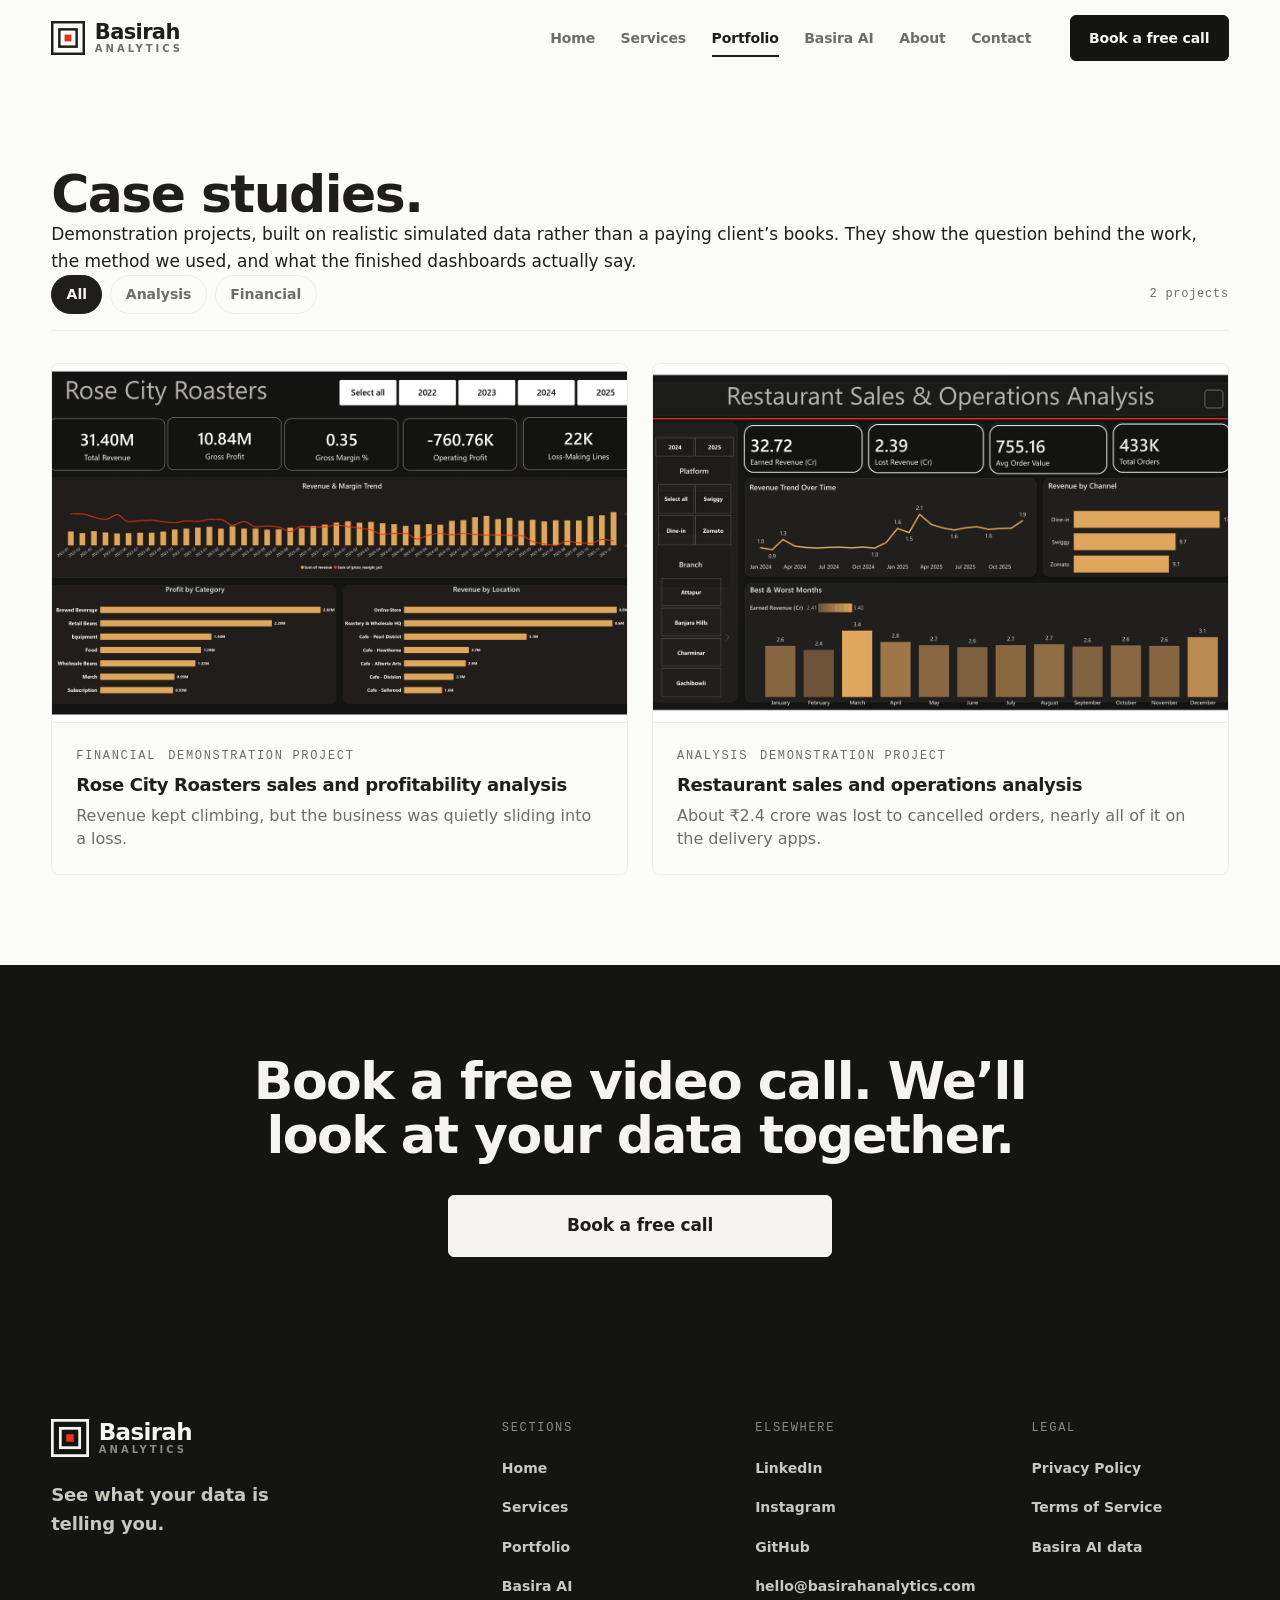
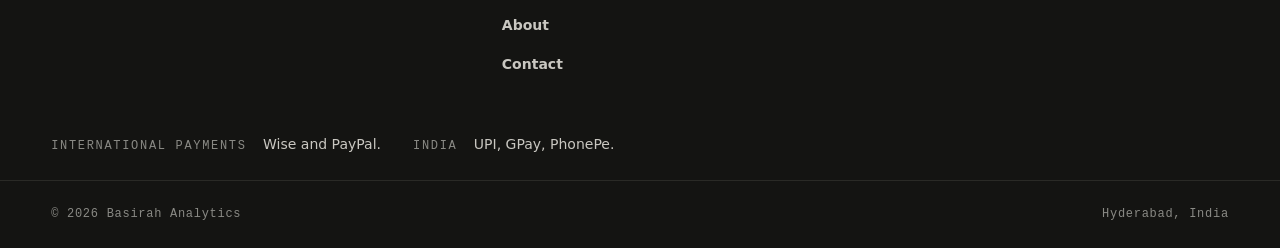
<file: portfolio.html>
<!DOCTYPE html>
<html lang="en">
<head>
<meta charset="utf-8">
<meta name="viewport" content="width=device-width, initial-scale=1">
<title>Case Studies | Basirah Analytics</title>
<meta name="description" content="Demonstration projects built on realistic simulated data, showing the question behind the work, the method we used, and what the finished dashboards say.">
<meta name="author" content="Haseeb Ur Rahman">
<meta name="theme-color" content="#141412">

<!-- One policy, shared by every page. No page embeds a frame, so frame-src
     is 'none'. Nothing may frame or be framed. -->
<meta http-equiv="Content-Security-Policy" content="default-src 'self'; script-src 'self' https://static.cloudflareinsights.com; style-src 'self' https://fonts.googleapis.com; font-src https://fonts.gstatic.com; img-src 'self'; connect-src 'self' https://cloudflareinsights.com; form-action 'self'; frame-src 'none'; object-src 'none'; base-uri 'none'">
<meta name="referrer" content="strict-origin-when-cross-origin">

<link rel="canonical" href="https://basirahanalytics.com/portfolio">

<meta property="og:type" content="website">
<meta property="og:site_name" content="Basirah Analytics">
<meta property="og:title" content="Case Studies | Basirah Analytics">
<meta property="og:description" content="Demonstration projects built on realistic simulated data, showing the question behind the work, the method we used, and what the finished dashboards say.">
<meta property="og:url" content="https://basirahanalytics.com/portfolio">
<meta property="og:image" content="https://basirahanalytics.com/assets/img/og-image.png">
<meta property="og:locale" content="en_GB">

<meta name="twitter:card" content="summary_large_image">
<meta name="twitter:title" content="Case Studies | Basirah Analytics">
<meta name="twitter:description" content="Demonstration projects built on realistic simulated data, showing the question behind the work, the method we used, and what the finished dashboards say.">
<meta name="twitter:image" content="https://basirahanalytics.com/assets/img/og-image.png">

<link rel="icon" href="/assets/img/favicon.svg" type="image/svg+xml">
<link rel="icon" href="/assets/img/icon-192.png" sizes="192x192" type="image/png">
<link rel="icon" href="/assets/img/favicon-96.png" sizes="96x96" type="image/png">
<link rel="icon" href="/assets/img/favicon-48.png" sizes="48x48" type="image/png">
<link rel="icon" href="/assets/img/favicon-32.png" sizes="32x32" type="image/png">
<link rel="icon" href="/assets/img/favicon-16.png" sizes="16x16" type="image/png">
<link rel="apple-touch-icon" sizes="180x180" href="/assets/img/apple-touch-icon.png">
<link rel="manifest" href="/site.webmanifest">

<link rel="preconnect" href="https://fonts.googleapis.com">
<link rel="preconnect" href="https://fonts.gstatic.com" crossorigin>
<link href="https://fonts.googleapis.com/css2?family=Archivo:wght@400;500;600;800;900&family=JetBrains+Mono:wght@400;500&display=swap" rel="stylesheet">
<link rel="stylesheet" href="/assets/css/styles.css?v=73">
<!-- Structured data. Every node describes something this page actually
     shows. The Organization, Person and WebSite @ids are shared across the
     whole site so all pages describe one entity rather than competing copies.
     No rating, review or price is claimed, because none can be substantiated. -->
<script type="application/ld+json">
{
  "@context": "https://schema.org",
  "@graph": [
    {
      "@type": "CollectionPage",
      "@id": "https://basirahanalytics.com/portfolio#webpage",
      "url": "https://basirahanalytics.com/portfolio",
      "name": "Case Studies | Basirah Analytics",
      "description": "Demonstration projects built on realistic simulated data, showing the question behind the work, the method we used, and what the finished dashboards say.",
      "isPartOf": {
        "@id": "https://basirahanalytics.com/#website"
      },
      "about": {
        "@id": "https://basirahanalytics.com/#business"
      },
      "mainEntity": {
        "@id": "https://basirahanalytics.com/#selected-work"
      },
      "inLanguage": "en"
    },
    {
      "@type": "ItemList",
      "@id": "https://basirahanalytics.com/#selected-work",
      "name": "Case studies",
      "itemListElement": [
        {
          "@type": "ListItem",
          "position": 1,
          "url": "https://basirahanalytics.com/case-studies/profitability-analysis"
        },
        {
          "@type": "ListItem",
          "position": 2,
          "url": "https://basirahanalytics.com/case-studies/restaurant-sales-analysis"
        }
      ]
    },
    {
      "@type": "Organization",
      "@id": "https://basirahanalytics.com/#business",
      "name": "Basirah Analytics",
      "url": "https://basirahanalytics.com/",
      "logo": {
        "@type": "ImageObject",
        "url": "https://basirahanalytics.com/assets/img/icon-512.png",
        "width": 512,
        "height": 512
      },
      "sameAs": [
        "https://www.linkedin.com/company/basirah-analytics/",
        "https://www.instagram.com/basirahanalytics/",
        "https://github.com/basirah-analytics"
      ]
    },
    {
      "@type": "Person",
      "@id": "https://basirahanalytics.com/#haseeb",
      "name": "Haseeb Ur Rahman",
      "jobTitle": "Founder & Data Analyst",
      "url": "https://basirahanalytics.com/about",
      "worksFor": {
        "@id": "https://basirahanalytics.com/#business"
      },
      "sameAs": [
        "https://www.linkedin.com/in/haseeb-ur-rahman-a36503387/",
        "https://github.com/Haseeb-Ur-Rahman22"
      ]
    },
    {
      "@type": "WebSite",
      "@id": "https://basirahanalytics.com/#website",
      "url": "https://basirahanalytics.com/",
      "name": "Basirah Analytics"
    }
  ]
}
</script>
</head>
<body>

<a class="skip-link" href="#main">Skip to content</a>

<header class="site-header" id="site-header">
  <div class="wrap header-inner">

    <a class="brand" href="/" aria-label="Basirah Analytics, home">
      <svg class="brand-mark" viewBox="0 0 220 220" aria-hidden="true" focusable="false">
        <rect x="8" y="8" width="204" height="204" fill="none" stroke="currentColor" stroke-width="16"/>
        <rect x="54" y="54" width="112" height="112" fill="none" stroke="currentColor" stroke-width="16"/>
        <rect x="88" y="88" width="44" height="44" fill="var(--accent)"/>
      </svg>
      <span class="brand-text">
        <span class="brand-name">Basirah</span>
        <span class="brand-sub">Analytics</span>
      </span>
    </a>

    <nav class="nav" id="nav" aria-label="Primary">
      <ul class="nav-list">
        <li><a href="/" class="nav-link">Home</a></li>
        <li><a href="/services" class="nav-link">Services</a></li>
        <li><a href="/portfolio" class="nav-link is-current" aria-current="page">Portfolio</a></li>
        <li><a href="/basira-ai" class="nav-link">Basira AI</a></li>
        <li><a href="/about" class="nav-link">About</a></li>
        <li><a href="/contact" class="nav-link">Contact</a></li>
      </ul>
      <a class="btn btn-ink nav-cta" href="/contact">Book a free call</a>
    </nav>

    <button class="nav-toggle" id="nav-toggle" type="button"
            aria-expanded="false" aria-controls="nav" aria-label="Open menu">
      <span class="nav-toggle-bars" aria-hidden="true"></span>
    </button>

  </div>
</header>

<main id="main">
  <section class="section section-light" id="portfolio">
    <div class="wrap">

      <header class="section-head" id="work-head">
        <h1>Case studies.</h1>
        <p class="section-lead">
          Demonstration projects, built on realistic simulated data rather than a paying
          client&rsquo;s books. They show the question behind the work, the method we used, and
          what the finished dashboards actually say.
        </p>
      </header>

      <!-- ---- filter + grid (hidden while a project detail is open) ---- -->
      <div class="work-browse" id="work-browse">
        <div class="work-toolbar">
          <div class="filters" id="work-filters" role="group" aria-label="Filter work by category">
            <button class="filter is-active" type="button" data-filter="all" aria-pressed="true">All</button>
            <button class="filter" type="button" data-filter="dashboards" aria-pressed="false">Dashboards</button>
            <button class="filter" type="button" data-filter="analysis" aria-pressed="false">Analysis</button>
            <button class="filter" type="button" data-filter="financial" aria-pressed="false">Financial</button>
            <button class="filter" type="button" data-filter="automation" aria-pressed="false">Automation</button>
          </div>
          <p class="filter-count" id="work-count" role="status" aria-live="polite"></p>
        </div>

        <!-- These tiles are the real content, not a fallback. main.js rebuilds
             this list from PROJECTS on load, so the two must be kept in step,
             but the proof of work is never gated behind a script: with JS off,
             slow, or broken, a visitor still sees every project and can reach
             its case study. Markup mirrors tileMarkup() in main.js exactly. -->
        <ul class="work-grid" id="work-grid">
          <li class="tile-item" data-category="financial">
            <a class="tile" href="/case-studies/profitability-analysis" data-slug="rose-city-roasters-analysis">
              <span class="tile-thumb"><img class="tile-img" src="assets/img/work/rosecity-1.png" alt="" loading="lazy" decoding="async"></span>
              <span class="tile-body">
                <span class="tile-meta"><span class="tile-cat">Financial</span><span class="tile-demo">Demonstration project</span></span>
                <span class="tile-title">Rose City Roasters sales and profitability analysis</span>
                <span class="tile-insight">Revenue kept climbing, but the business was quietly sliding into a loss.</span>
              </span>
            </a>
          </li>
          <li class="tile-item" data-category="analysis">
            <a class="tile" href="/case-studies/restaurant-sales-analysis" data-slug="restaurant-sales-analysis">
              <span class="tile-thumb"><img class="tile-img" src="assets/img/work/restaurant-1.png" alt="" loading="lazy" decoding="async"></span>
              <span class="tile-body">
                <span class="tile-meta"><span class="tile-cat">Analysis</span><span class="tile-demo">Demonstration project</span></span>
                <span class="tile-title">Restaurant sales and operations analysis</span>
                <span class="tile-insight">About ₹2.4 crore was lost to cancelled orders, nearly all of it on the delivery apps.</span>
              </span>
            </a>
          </li>
        </ul>

        <noscript>
          <!-- The filter row and the inline detail panel are the only parts that
               genuinely need a script. The projects themselves are above. -->
          <p class="section-lead">Filtering needs JavaScript. Every project is listed above, and each links to its full case study.</p>
        </noscript>
      </div>

      <!-- ---- inline detail panel ---- -->
      <div class="work-detail" id="work-detail" hidden></div>

    </div>
  </section>
  <section class="section section-dark cta-strip">
    <div class="wrap">
      <h2>Book a free video call. We&rsquo;ll look at your data together.</h2>
      <a class="btn btn-paper btn-book" href="/contact">Book a free call</a>
    </div>
  </section>

</main>

<footer class="site-footer section-dark">
  <div class="wrap footer-inner">

    <div class="footer-brand">
      <a class="brand footer-logo" href="/" aria-label="Basirah Analytics, home">
        <svg class="brand-mark" viewBox="0 0 220 220" aria-hidden="true" focusable="false">
        <rect x="8" y="8" width="204" height="204" fill="none" stroke="currentColor" stroke-width="16"/>
        <rect x="54" y="54" width="112" height="112" fill="none" stroke="currentColor" stroke-width="16"/>
        <rect x="88" y="88" width="44" height="44" fill="var(--accent)"/>
      </svg>
        <span class="brand-text">
          <span class="brand-name">Basirah</span>
          <span class="brand-sub">Analytics</span>
        </span>
      </a>
      <p class="footer-tagline">See what your data is telling you.</p>
    </div>

    <nav class="footer-nav" aria-label="Footer">
      <p class="footer-heading">Sections</p>
      <ul>
        <li><a href="/">Home</a></li>
        <li><a href="/services">Services</a></li>
        <li><a href="/portfolio">Portfolio</a></li>
        <li><a href="/basira-ai">Basira AI</a></li>
        <li><a href="/about">About</a></li>
        <li><a href="/contact">Contact</a></li>
      </ul>
    </nav>

    <div class="footer-contact">
      <p class="footer-heading">Elsewhere</p>
      <ul>
        <li><a href="https://www.linkedin.com/company/basirah-analytics/" target="_blank" rel="noopener">LinkedIn</a></li>
        <li><a href="https://www.instagram.com/basirahanalytics" target="_blank" rel="noopener">Instagram</a></li>
        <li><a href="https://github.com/basirah-analytics" target="_blank" rel="noopener">GitHub</a></li>
        <li><a href="mailto:hello@basirahanalytics.com">hello@basirahanalytics.com</a></li>
      </ul>
    </div>

    <div class="footer-contact">
      <p class="footer-heading">Legal</p>
      <ul>
        <li><a href="/privacy">Privacy Policy</a></li>
        <li><a href="/terms">Terms of Service</a></li>
        <li><a href="/basira-ai-data">Basira AI data</a></li>
      </ul>
    </div>

  </div>

  <!-- Payment methods, international and India kept visibly separate so a
       cross-border buyer can see their own route without reading past ours. -->
  <div class="wrap footer-pay">
    <p><span class="pay-label">International payments</span> Wise and PayPal.</p>
    <p><span class="pay-label">India</span> UPI, GPay, PhonePe.</p>
  </div>

  <div class="wrap footer-base">
    <p class="footer-copy">&copy; 2026 Basirah Analytics</p>
    <p class="footer-place">Hyderabad, India</p>
  </div>
</footer>

<script src="/assets/js/main.js?v=69" defer></script>
</body>
</html>
</file>
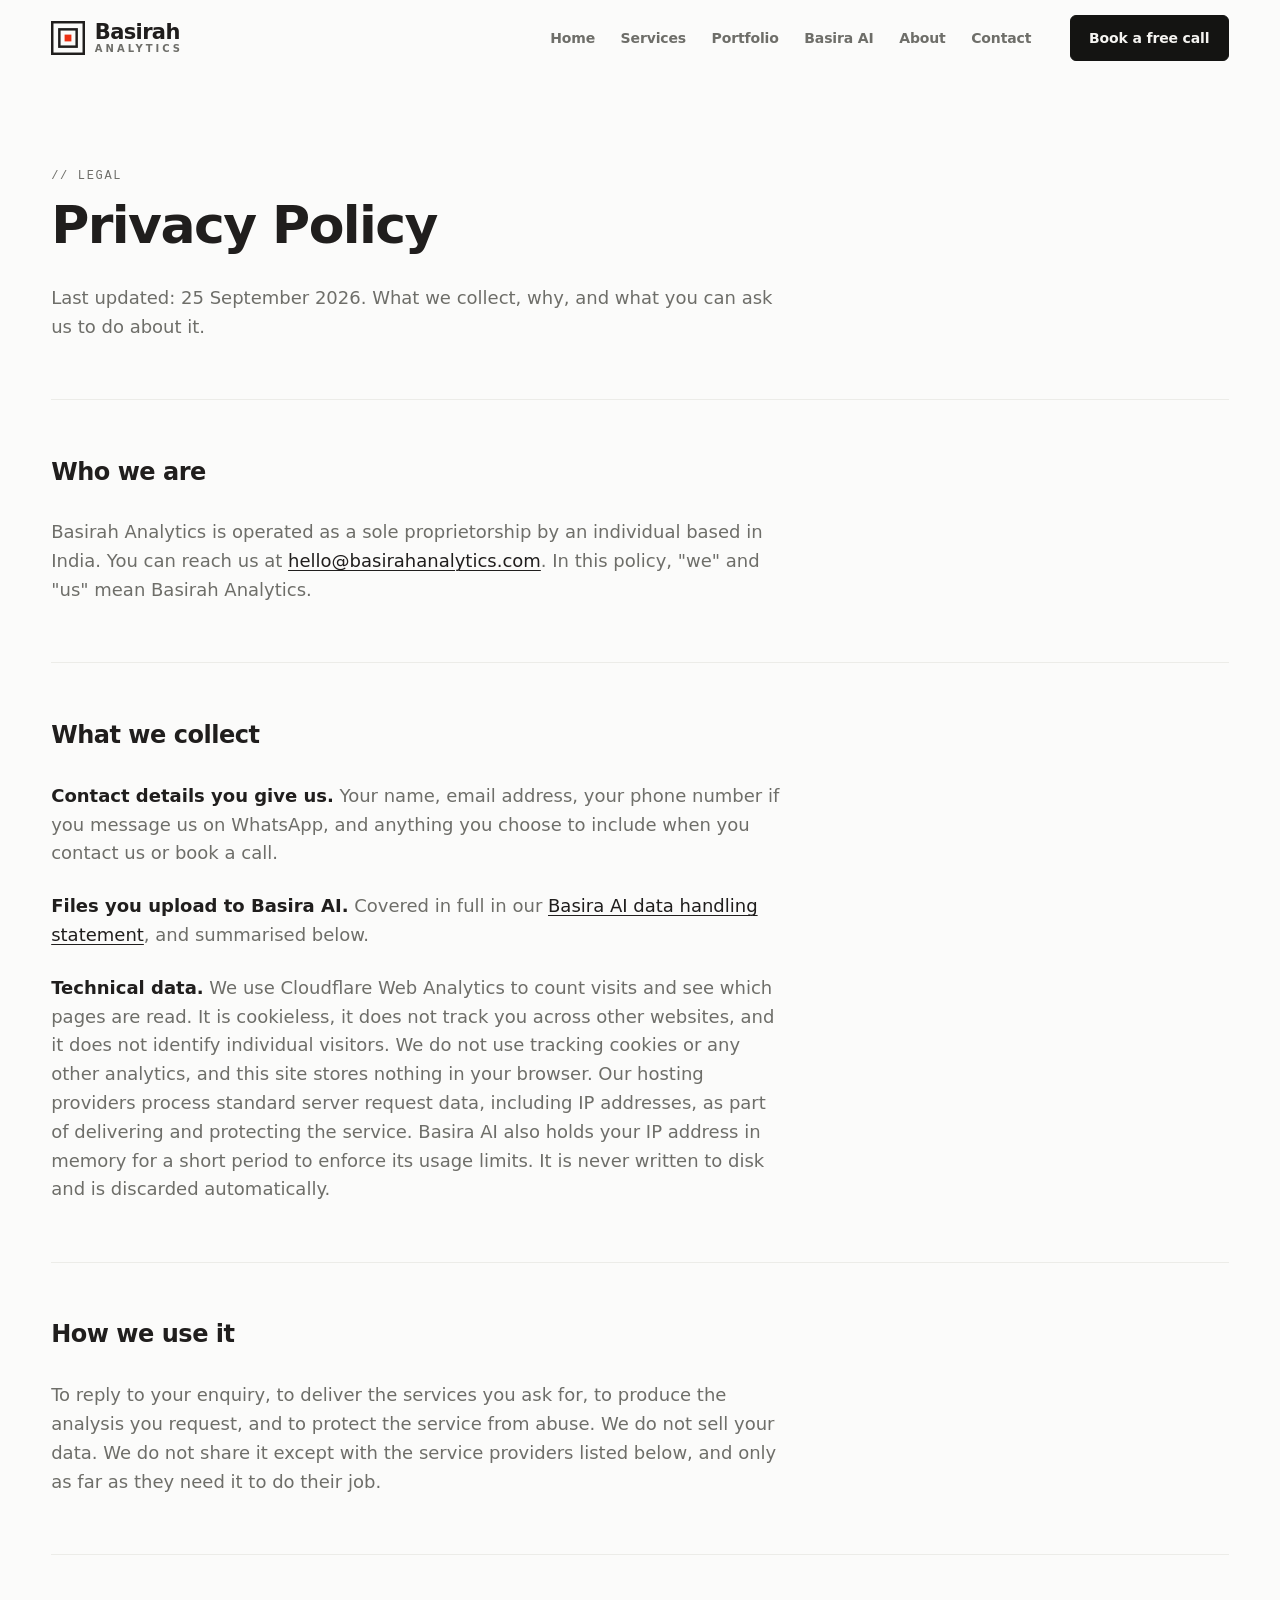
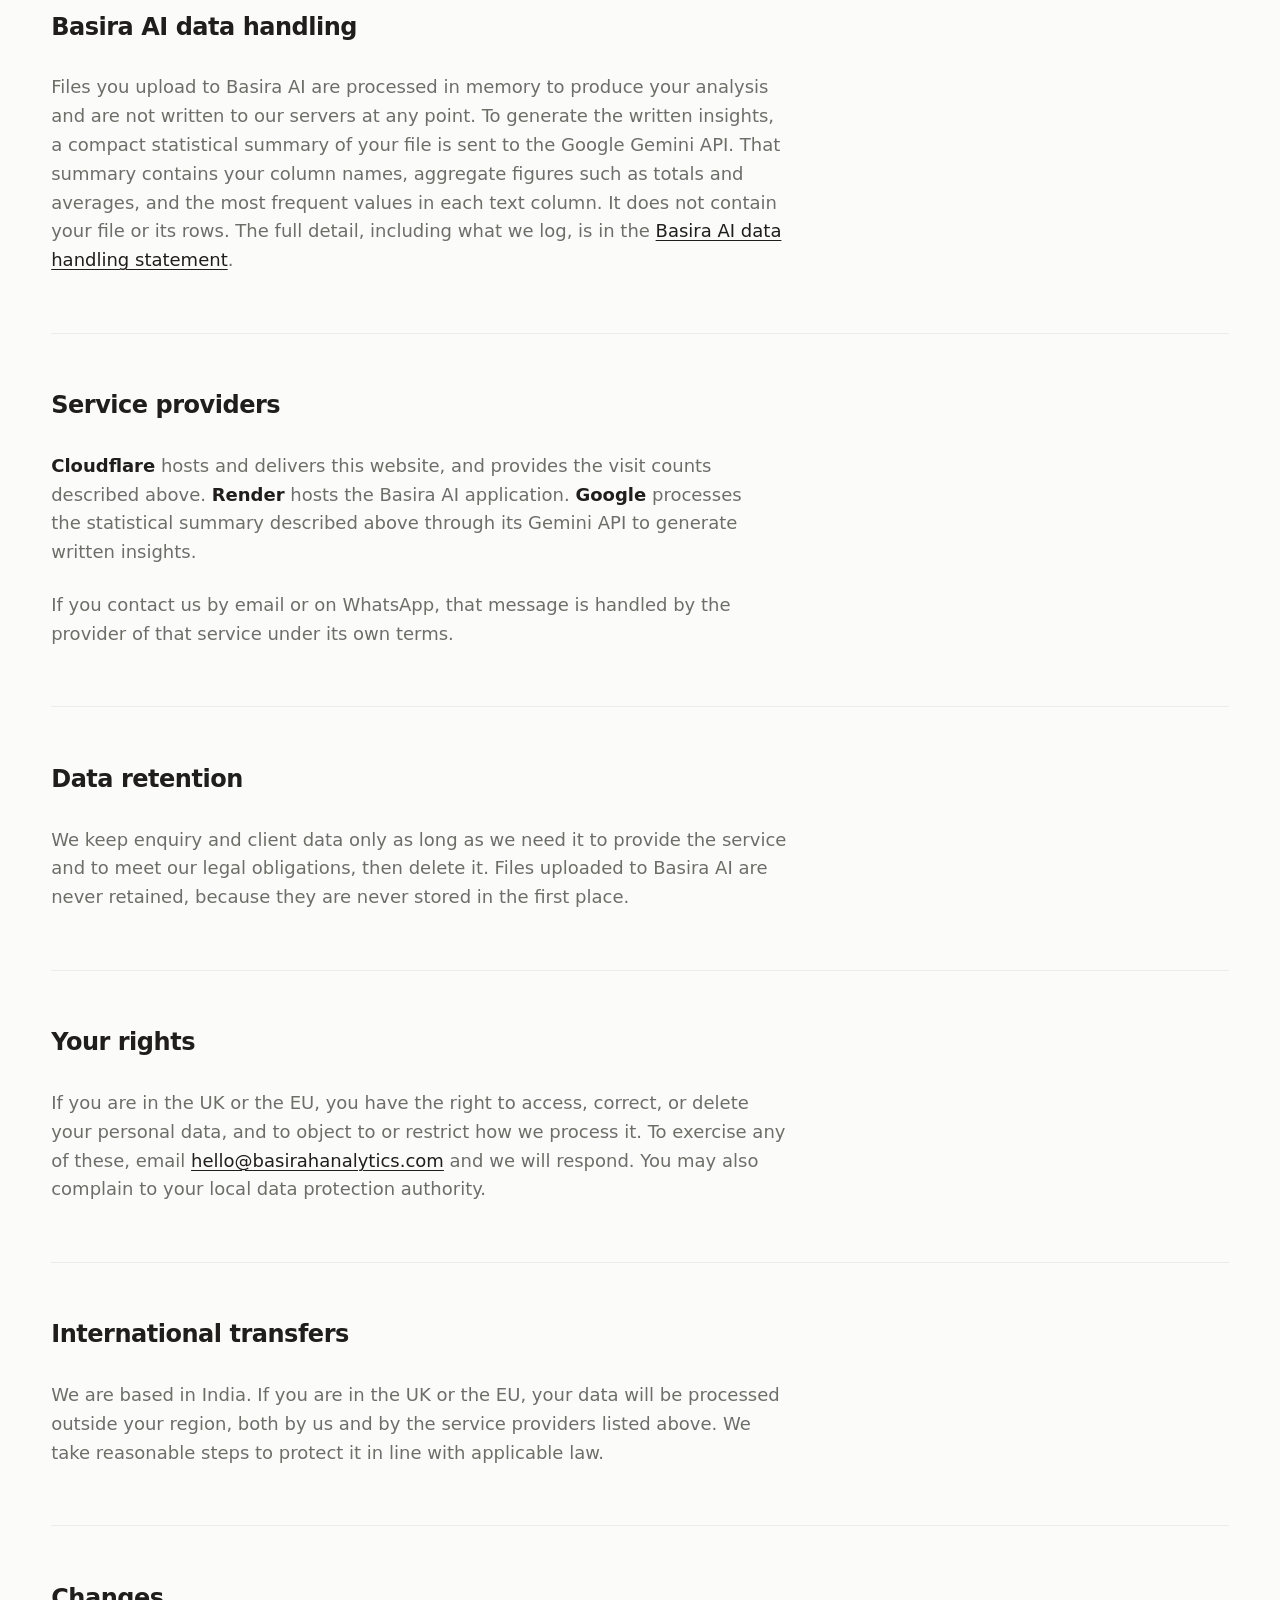
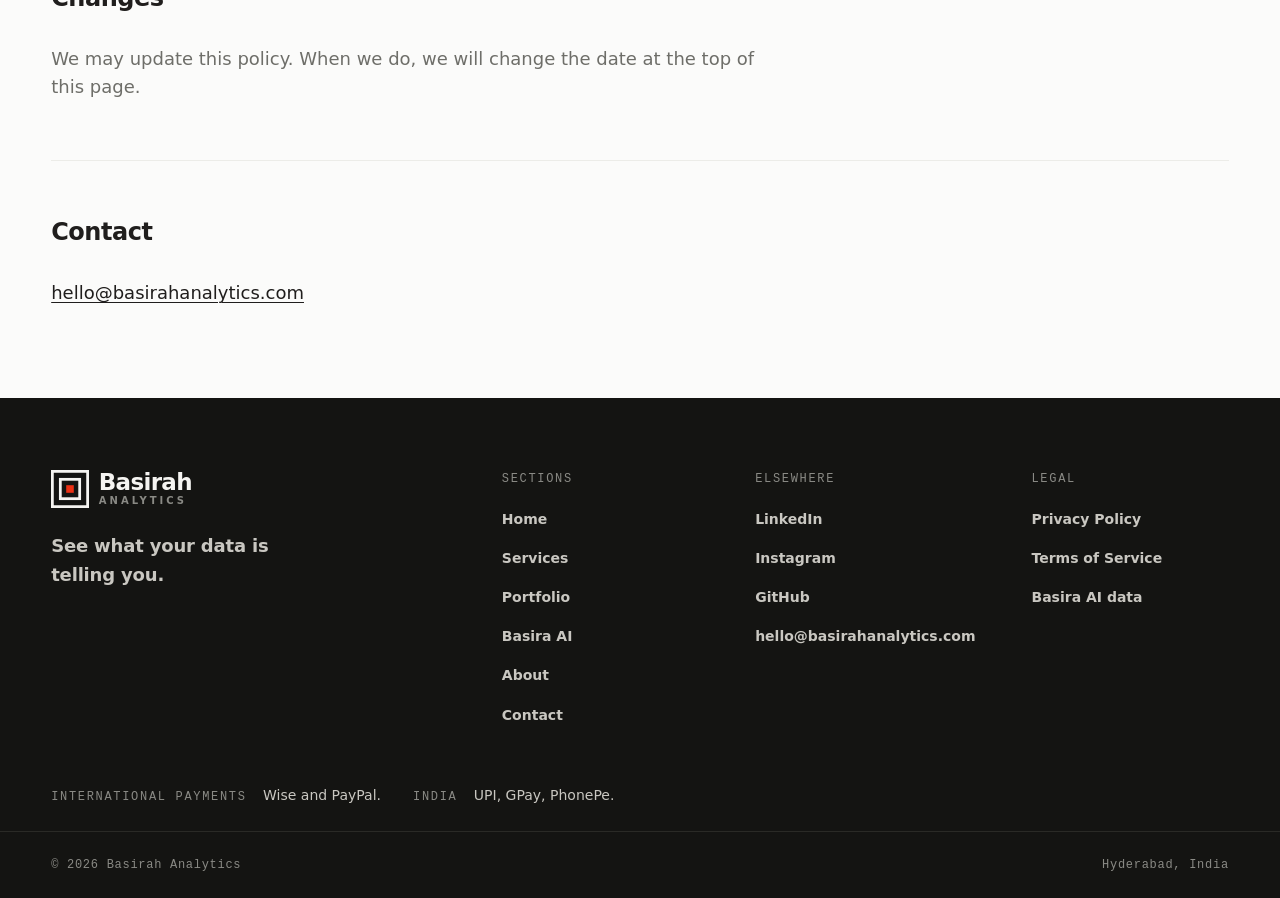
<file: privacy.html>
<!DOCTYPE html>
<html lang="en">
<head>
<meta charset="utf-8">
<meta name="viewport" content="width=device-width, initial-scale=1">
<title>Privacy Policy | Basirah Analytics</title>
<meta name="description" content="How Basirah Analytics collects, uses, and protects your data, including files uploaded to Basira AI.">
<meta name="author" content="Haseeb Ur Rahman">
<meta name="theme-color" content="#141412">

<!-- Same policy as every other page on the site. -->
<meta http-equiv="Content-Security-Policy" content="default-src 'self'; script-src 'self' https://static.cloudflareinsights.com; style-src 'self' https://fonts.googleapis.com; font-src https://fonts.gstatic.com; img-src 'self'; connect-src 'self' https://cloudflareinsights.com; form-action 'self'; frame-src 'none'; object-src 'none'; base-uri 'none'">
<meta name="referrer" content="strict-origin-when-cross-origin">

<link rel="canonical" href="https://basirahanalytics.com/privacy">

<meta property="og:type" content="website">
<meta property="og:site_name" content="Basirah Analytics">
<meta property="og:title" content="Privacy Policy | Basirah Analytics">
<meta property="og:description" content="How Basirah Analytics collects, uses, and protects your data, including files uploaded to Basira AI.">
<meta property="og:url" content="https://basirahanalytics.com/privacy">
<meta property="og:image" content="https://basirahanalytics.com/assets/img/og-image.png">
<meta property="og:locale" content="en_GB">

<meta name="twitter:card" content="summary_large_image">
<meta name="twitter:title" content="Privacy Policy | Basirah Analytics">
<meta name="twitter:description" content="How Basirah Analytics collects, uses, and protects your data, including files uploaded to Basira AI.">
<meta name="twitter:image" content="https://basirahanalytics.com/assets/img/og-image.png">

<link rel="icon" href="/assets/img/favicon.svg" type="image/svg+xml">
<link rel="icon" href="/assets/img/icon-192.png" sizes="192x192" type="image/png">
<link rel="icon" href="/assets/img/favicon-96.png" sizes="96x96" type="image/png">
<link rel="icon" href="/assets/img/favicon-48.png" sizes="48x48" type="image/png">
<link rel="icon" href="/assets/img/favicon-32.png" sizes="32x32" type="image/png">
<link rel="icon" href="/assets/img/favicon-16.png" sizes="16x16" type="image/png">
<link rel="apple-touch-icon" sizes="180x180" href="/assets/img/apple-touch-icon.png">
<link rel="manifest" href="/site.webmanifest">


<link rel="preconnect" href="https://fonts.googleapis.com">
<link rel="preconnect" href="https://fonts.gstatic.com" crossorigin>
<link href="https://fonts.googleapis.com/css2?family=Archivo:wght@400;500;600;800;900&family=JetBrains+Mono:wght@400;500&display=swap" rel="stylesheet">

<link rel="stylesheet" href="/assets/css/styles.css?v=73">
<!-- Structured data. Every node describes something this page actually
     shows. The Organization, Person and WebSite @ids are shared across the
     whole site so all pages describe one entity rather than competing copies.
     No rating, review or price is claimed, because none can be substantiated. -->
<script type="application/ld+json">
{
  "@context": "https://schema.org",
  "@graph": [
    {
      "@type": "WebPage",
      "@id": "https://basirahanalytics.com/privacy#webpage",
      "url": "https://basirahanalytics.com/privacy",
      "name": "Privacy Policy | Basirah Analytics",
      "description": "How Basirah Analytics collects, uses, and protects your data, including files uploaded to Basira AI.",
      "isPartOf": {
        "@id": "https://basirahanalytics.com/#website"
      },
      "inLanguage": "en",
      "about": {
        "@id": "https://basirahanalytics.com/#business"
      }
    },
    {
      "@type": "Organization",
      "@id": "https://basirahanalytics.com/#business",
      "name": "Basirah Analytics",
      "url": "https://basirahanalytics.com/",
      "logo": {
        "@type": "ImageObject",
        "url": "https://basirahanalytics.com/assets/img/icon-512.png",
        "width": 512,
        "height": 512
      },
      "sameAs": [
        "https://www.linkedin.com/company/basirah-analytics/",
        "https://www.instagram.com/basirahanalytics/",
        "https://github.com/basirah-analytics"
      ]
    },
    {
      "@type": "WebSite",
      "@id": "https://basirahanalytics.com/#website",
      "url": "https://basirahanalytics.com/",
      "name": "Basirah Analytics"
    }
  ]
}
</script>
</head>
<body>

<a class="skip-link" href="#main">Skip to content</a>

<header class="site-header" id="site-header">
  <div class="wrap header-inner">

    <a class="brand" href="/" aria-label="Basirah Analytics, home">
      <svg class="brand-mark" viewBox="0 0 220 220" aria-hidden="true" focusable="false">
        <rect x="8" y="8" width="204" height="204" fill="none" stroke="currentColor" stroke-width="16"/>
        <rect x="54" y="54" width="112" height="112" fill="none" stroke="currentColor" stroke-width="16"/>
        <rect x="88" y="88" width="44" height="44" fill="var(--accent)"/>
      </svg>
      <span class="brand-text">
        <span class="brand-name">Basirah</span>
        <span class="brand-sub">Analytics</span>
      </span>
    </a>

    <nav class="nav" id="nav" aria-label="Primary">
      <ul class="nav-list">
        <li><a href="/" class="nav-link">Home</a></li>
        <li><a href="/services" class="nav-link">Services</a></li>
        <li><a href="/portfolio" class="nav-link">Portfolio</a></li>
        <li><a href="/basira-ai" class="nav-link">Basira AI</a></li>
        <li><a href="/about" class="nav-link">About</a></li>
        <li><a href="/contact" class="nav-link">Contact</a></li>
      </ul>
      <a class="btn btn-ink nav-cta" href="/contact">Book a free call</a>
    </nav>

    <button class="nav-toggle" id="nav-toggle" type="button"
            aria-expanded="false" aria-controls="nav" aria-label="Open menu">
      <span class="nav-toggle-bars" aria-hidden="true"></span>
    </button>

  </div>
</header>

<main id="main">

  <section class="section section-light">
    <div class="wrap">
      <article class="detail case-study legal-doc">

        <header class="detail-head">
          <p class="eyebrow detail-cat">legal</p>
          <h1 class="detail-title">Privacy Policy</h1>
          <p class="detail-summary">Last updated: 25 September 2026. What we collect, why, and what you can ask us to do about it.</p>
        </header>

        <section class="case">
          <h2 class="block-title">Who we are</h2>
          <div class="origin">
            <p>Basirah Analytics is operated as a sole proprietorship by an individual based in India. You can reach us at <a href="mailto:hello@basirahanalytics.com">hello@basirahanalytics.com</a>. In this policy, "we" and "us" mean Basirah Analytics.</p>
          </div>
        </section>

        <section class="case">
          <h2 class="block-title">What we collect</h2>
          <div class="origin">
            <p><strong>Contact details you give us.</strong> Your name, email address, your phone number if you message us on WhatsApp, and anything you choose to include when you contact us or book a call.</p>
            <p><strong>Files you upload to Basira AI.</strong> Covered in full in our <a href="/basira-ai-data">Basira AI data handling statement</a>, and summarised below.</p>
            <p><strong>Technical data.</strong> We use Cloudflare Web Analytics to count visits and see which pages are read. It is cookieless, it does not track you across other websites, and it does not identify individual visitors. We do not use tracking cookies or any other analytics, and this site stores nothing in your browser. Our hosting providers process standard server request data, including IP addresses, as part of delivering and protecting the service. Basira AI also holds your IP address in memory for a short period to enforce its usage limits. It is never written to disk and is discarded automatically.</p>
          </div>
        </section>

        <section class="case">
          <h2 class="block-title">How we use it</h2>
          <div class="origin">
            <p>To reply to your enquiry, to deliver the services you ask for, to produce the analysis you request, and to protect the service from abuse. We do not sell your data. We do not share it except with the service providers listed below, and only as far as they need it to do their job.</p>
          </div>
        </section>

        <section class="case">
          <h2 class="block-title">Basira AI data handling</h2>
          <div class="origin">
            <p>Files you upload to Basira AI are processed in memory to produce your analysis and are not written to our servers at any point. To generate the written insights, a compact statistical summary of your file is sent to the Google Gemini API. That summary contains your column names, aggregate figures such as totals and averages, and the most frequent values in each text column. It does not contain your file or its rows. The full detail, including what we log, is in the <a href="/basira-ai-data">Basira AI data handling statement</a>.</p>
          </div>
        </section>

        <section class="case">
          <h2 class="block-title">Service providers</h2>
          <div class="origin">
            <p><strong>Cloudflare</strong> hosts and delivers this website, and provides the visit counts described above. <strong>Render</strong> hosts the Basira AI application. <strong>Google</strong> processes the statistical summary described above through its Gemini API to generate written insights.</p>
            <p>If you contact us by email or on WhatsApp, that message is handled by the provider of that service under its own terms.</p>
          </div>
        </section>

        <section class="case">
          <h2 class="block-title">Data retention</h2>
          <div class="origin">
            <p>We keep enquiry and client data only as long as we need it to provide the service and to meet our legal obligations, then delete it. Files uploaded to Basira AI are never retained, because they are never stored in the first place.</p>
          </div>
        </section>

        <section class="case">
          <h2 class="block-title">Your rights</h2>
          <div class="origin">
            <p>If you are in the UK or the EU, you have the right to access, correct, or delete your personal data, and to object to or restrict how we process it. To exercise any of these, email <a href="mailto:hello@basirahanalytics.com">hello@basirahanalytics.com</a> and we will respond. You may also complain to your local data protection authority.</p>
          </div>
        </section>

        <section class="case">
          <h2 class="block-title">International transfers</h2>
          <div class="origin">
            <p>We are based in India. If you are in the UK or the EU, your data will be processed outside your region, both by us and by the service providers listed above. We take reasonable steps to protect it in line with applicable law.</p>
          </div>
        </section>

        <section class="case">
          <h2 class="block-title">Changes</h2>
          <div class="origin">
            <p>We may update this policy. When we do, we will change the date at the top of this page.</p>
          </div>
        </section>

        <section class="case">
          <h2 class="block-title">Contact</h2>
          <div class="origin">
            <p><a href="mailto:hello@basirahanalytics.com">hello@basirahanalytics.com</a></p>
          </div>
        </section>
      </article>
    </div>
  </section>

</main>

<footer class="site-footer section-dark">
  <div class="wrap footer-inner">

    <div class="footer-brand">
      <a class="brand footer-logo" href="/" aria-label="Basirah Analytics, home">
        <svg class="brand-mark" viewBox="0 0 220 220" aria-hidden="true" focusable="false">
        <rect x="8" y="8" width="204" height="204" fill="none" stroke="currentColor" stroke-width="16"/>
        <rect x="54" y="54" width="112" height="112" fill="none" stroke="currentColor" stroke-width="16"/>
        <rect x="88" y="88" width="44" height="44" fill="var(--accent)"/>
      </svg>
        <span class="brand-text">
          <span class="brand-name">Basirah</span>
          <span class="brand-sub">Analytics</span>
        </span>
      </a>
      <p class="footer-tagline">See what your data is telling you.</p>
    </div>

    <nav class="footer-nav" aria-label="Footer">
      <p class="footer-heading">Sections</p>
      <ul>
        <li><a href="/">Home</a></li>
        <li><a href="/services">Services</a></li>
        <li><a href="/portfolio">Portfolio</a></li>
        <li><a href="/basira-ai">Basira AI</a></li>
        <li><a href="/about">About</a></li>
        <li><a href="/contact">Contact</a></li>
      </ul>
    </nav>

    <div class="footer-contact">
      <p class="footer-heading">Elsewhere</p>
      <ul>
        <li><a href="https://www.linkedin.com/company/basirah-analytics/" target="_blank" rel="noopener">LinkedIn</a></li>
        <li><a href="https://www.instagram.com/basirahanalytics" target="_blank" rel="noopener">Instagram</a></li>
        <li><a href="https://github.com/basirah-analytics" target="_blank" rel="noopener">GitHub</a></li>
        <li><a href="mailto:hello@basirahanalytics.com">hello@basirahanalytics.com</a></li>
      </ul>
    </div>

    <div class="footer-contact">
      <p class="footer-heading">Legal</p>
      <ul>
        <li><a href="/privacy">Privacy Policy</a></li>
        <li><a href="/terms">Terms of Service</a></li>
        <li><a href="/basira-ai-data">Basira AI data</a></li>
      </ul>
    </div>

  </div>

  <!-- Payment methods, international and India kept visibly separate so a
       cross-border buyer can see their own route without reading past ours. -->
  <div class="wrap footer-pay">
    <p><span class="pay-label">International payments</span> Wise and PayPal.</p>
    <p><span class="pay-label">India</span> UPI, GPay, PhonePe.</p>
  </div>

  <div class="wrap footer-base">
    <p class="footer-copy">&copy; 2026 Basirah Analytics</p>
    <p class="footer-place">Hyderabad, India</p>
  </div>
</footer>

<script src="/assets/js/main.js?v=69" defer></script>
</body>
</html>
</file>
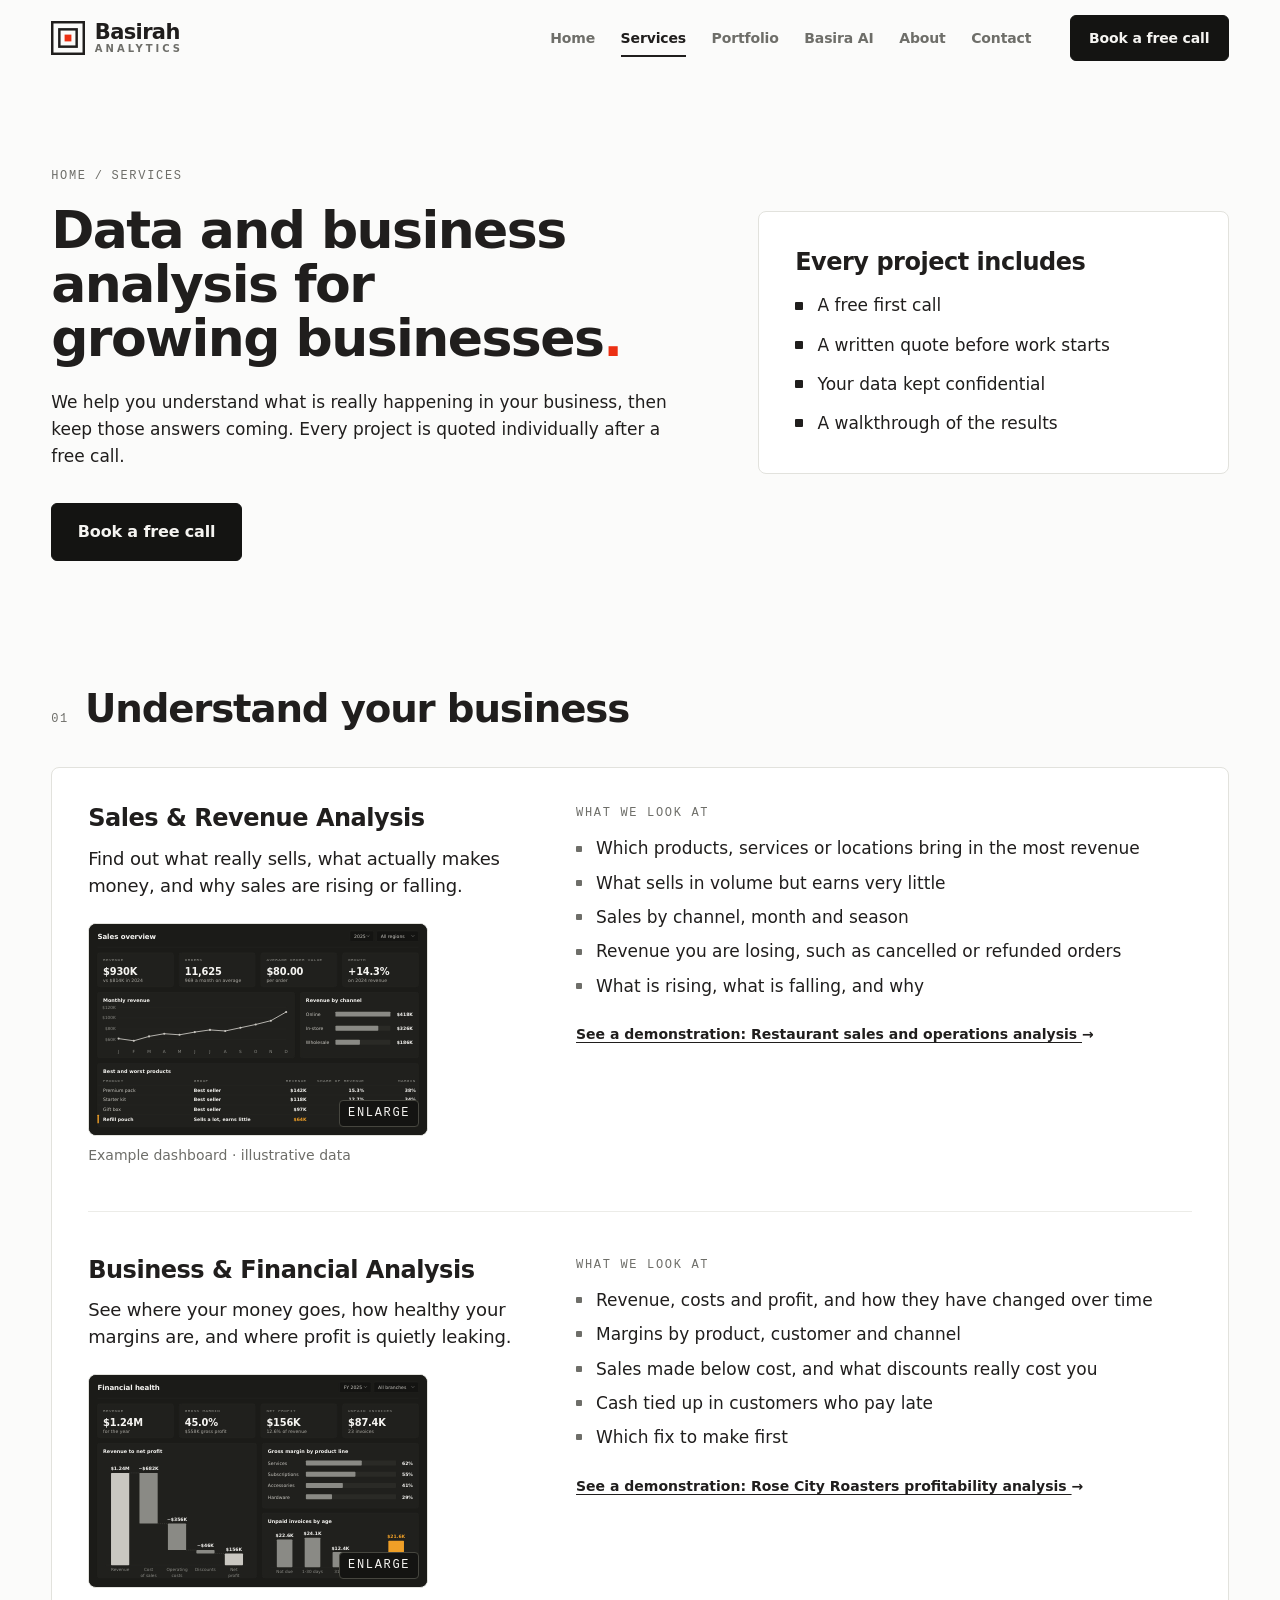
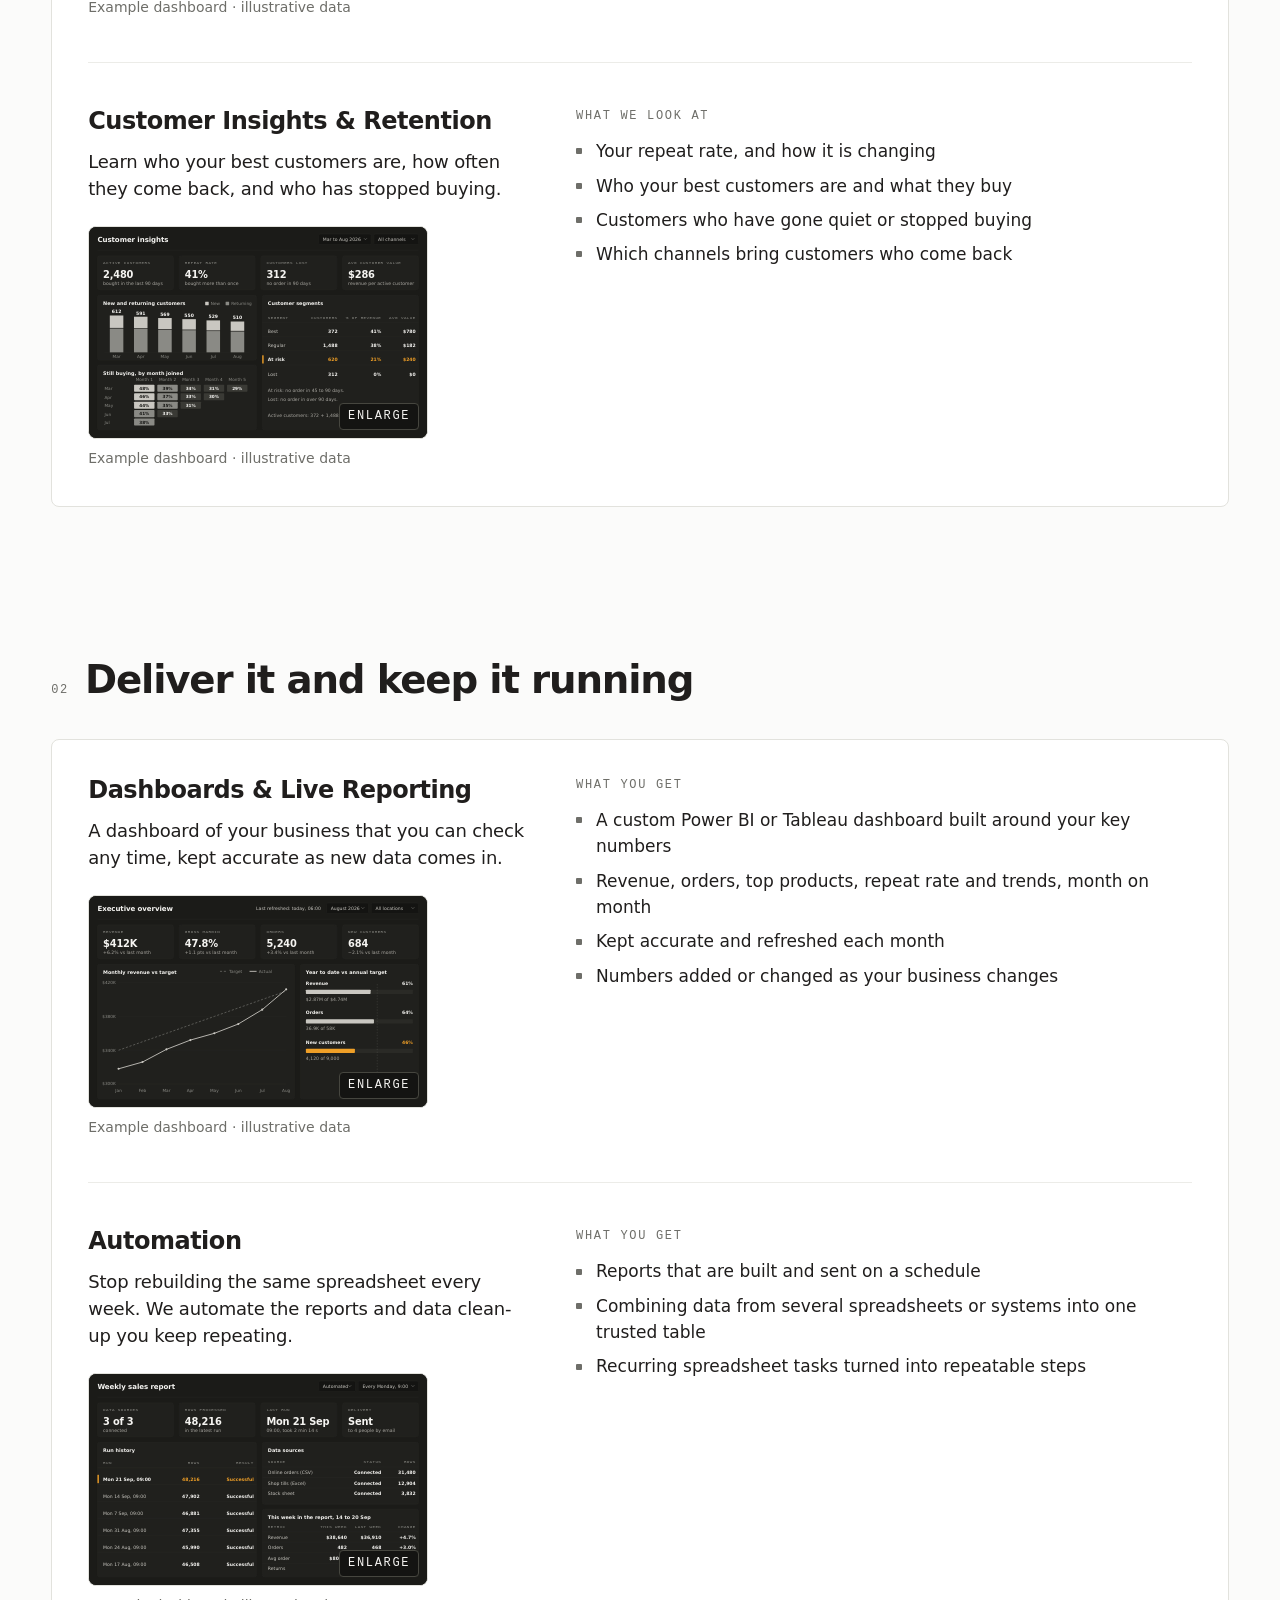
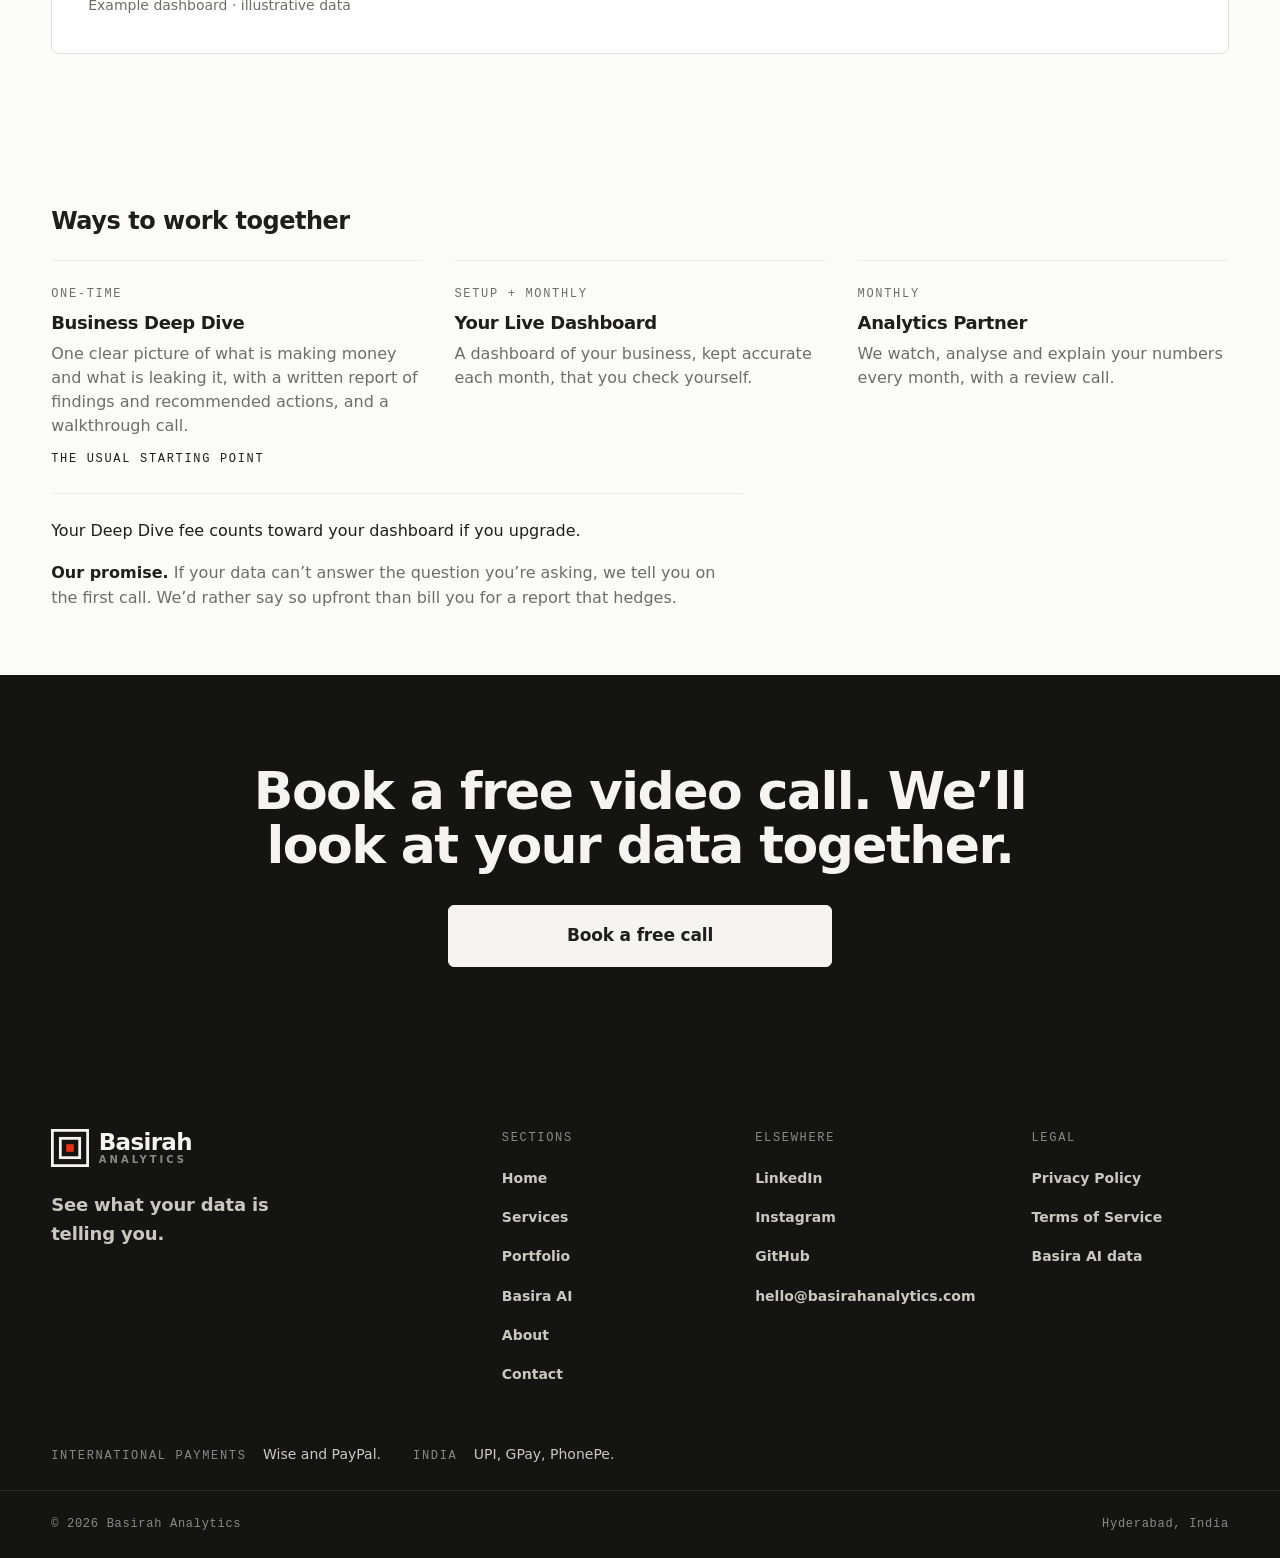
<file: services.html>
<!DOCTYPE html>
<html lang="en">
<head>
<meta charset="utf-8">
<meta name="viewport" content="width=device-width, initial-scale=1">
<title>Data and Business Analysis Services | Basirah Analytics</title>
<meta name="description" content="Data and business analysis for growing businesses: sales and revenue, finances, customers, dashboards and automation. Quoted after a free call.">
<meta name="author" content="Haseeb Ur Rahman">
<meta name="theme-color" content="#141412">

<!-- One policy, shared by every page. No page embeds a frame, so frame-src
     is 'none'. Nothing may frame or be framed. -->
<meta http-equiv="Content-Security-Policy" content="default-src 'self'; script-src 'self' https://static.cloudflareinsights.com; style-src 'self' https://fonts.googleapis.com; font-src https://fonts.gstatic.com; img-src 'self'; connect-src 'self' https://cloudflareinsights.com; form-action 'self'; frame-src 'none'; object-src 'none'; base-uri 'none'">
<meta name="referrer" content="strict-origin-when-cross-origin">

<link rel="canonical" href="https://basirahanalytics.com/services">

<meta property="og:type" content="website">
<meta property="og:site_name" content="Basirah Analytics">
<meta property="og:title" content="Data and Business Analysis Services | Basirah Analytics">
<meta property="og:description" content="Data and business analysis for growing businesses: sales and revenue, finances, customers, dashboards and automation. Quoted after a free call.">
<meta property="og:url" content="https://basirahanalytics.com/services">
<meta property="og:image" content="https://basirahanalytics.com/assets/img/og-image.png">
<meta property="og:locale" content="en_GB">

<meta name="twitter:card" content="summary_large_image">
<meta name="twitter:title" content="Data and Business Analysis Services | Basirah Analytics">
<meta name="twitter:description" content="Data and business analysis for growing businesses: sales and revenue, finances, customers, dashboards and automation. Quoted after a free call.">
<meta name="twitter:image" content="https://basirahanalytics.com/assets/img/og-image.png">

<link rel="icon" href="/assets/img/favicon.svg" type="image/svg+xml">
<link rel="icon" href="/assets/img/icon-192.png" sizes="192x192" type="image/png">
<link rel="icon" href="/assets/img/favicon-96.png" sizes="96x96" type="image/png">
<link rel="icon" href="/assets/img/favicon-48.png" sizes="48x48" type="image/png">
<link rel="icon" href="/assets/img/favicon-32.png" sizes="32x32" type="image/png">
<link rel="icon" href="/assets/img/favicon-16.png" sizes="16x16" type="image/png">
<link rel="apple-touch-icon" sizes="180x180" href="/assets/img/apple-touch-icon.png">
<link rel="manifest" href="/site.webmanifest">

<link rel="preconnect" href="https://fonts.googleapis.com">
<link rel="preconnect" href="https://fonts.gstatic.com" crossorigin>
<link href="https://fonts.googleapis.com/css2?family=Archivo:wght@400;500;600;800;900&family=JetBrains+Mono:wght@400;500&display=swap" rel="stylesheet">
<link rel="stylesheet" href="/assets/css/styles.css?v=73">
<!-- Structured data. Every node describes something this page actually
     shows. The Organization, Person and WebSite @ids are shared across the
     whole site so all pages describe one entity rather than competing copies.
     No rating, review or price is claimed, because none can be substantiated. -->
<script type="application/ld+json">
{
  "@context": "https://schema.org",
  "@graph": [
    {
      "@type": "WebPage",
      "@id": "https://basirahanalytics.com/services#webpage",
      "url": "https://basirahanalytics.com/services",
      "name": "Data and Business Analysis Services | Basirah Analytics",
      "description": "We help you understand what is really happening in your business, then keep those answers coming. Every project is quoted individually after a free call.",
      "isPartOf": {
        "@id": "https://basirahanalytics.com/#website"
      },
      "inLanguage": "en",
      "about": {
        "@id": "https://basirahanalytics.com/#business"
      },
      "breadcrumb": {
        "@id": "https://basirahanalytics.com/services#breadcrumb"
      },
      "mainEntity": {
        "@id": "https://basirahanalytics.com/services#catalog"
      }
    },
    {
      "@type": "BreadcrumbList",
      "@id": "https://basirahanalytics.com/services#breadcrumb",
      "itemListElement": [
        {
          "@type": "ListItem",
          "position": 1,
          "name": "Home",
          "item": "https://basirahanalytics.com/"
        },
        {
          "@type": "ListItem",
          "position": 2,
          "name": "Services"
        }
      ]
    },
    {
      "@type": "OfferCatalog",
      "@id": "https://basirahanalytics.com/services#catalog",
      "name": "Basirah Analytics services",
      "itemListElement": [
        {
          "@type": "OfferCatalog",
          "name": "Understand your business",
          "itemListElement": [
            {
              "@type": "Offer",
              "itemOffered": {
                "@id": "https://basirahanalytics.com/services#sales-revenue-analysis"
              }
            },
            {
              "@type": "Offer",
              "itemOffered": {
                "@id": "https://basirahanalytics.com/services#business-financial-analysis"
              }
            },
            {
              "@type": "Offer",
              "itemOffered": {
                "@id": "https://basirahanalytics.com/services#customer-insights-retention"
              }
            }
          ]
        },
        {
          "@type": "OfferCatalog",
          "name": "Deliver it and keep it running",
          "itemListElement": [
            {
              "@type": "Offer",
              "itemOffered": {
                "@id": "https://basirahanalytics.com/services#dashboards-live-reporting"
              }
            },
            {
              "@type": "Offer",
              "itemOffered": {
                "@id": "https://basirahanalytics.com/services#automation"
              }
            }
          ]
        }
      ]
    },
    {
      "@type": "Service",
      "@id": "https://basirahanalytics.com/services#sales-revenue-analysis",
      "name": "Sales & Revenue Analysis",
      "serviceType": "Sales and revenue analysis",
      "description": "Find out what really sells, what actually makes money, and why sales are rising or falling.",
      "provider": {
        "@id": "https://basirahanalytics.com/#business"
      },
      "url": "https://basirahanalytics.com/services#sales-revenue-analysis"
    },
    {
      "@type": "Service",
      "@id": "https://basirahanalytics.com/services#business-financial-analysis",
      "name": "Business & Financial Analysis",
      "serviceType": "Financial and profitability analysis",
      "description": "See where your money goes, how healthy your margins are, and where profit is quietly leaking.",
      "provider": {
        "@id": "https://basirahanalytics.com/#business"
      },
      "url": "https://basirahanalytics.com/services#business-financial-analysis"
    },
    {
      "@type": "Service",
      "@id": "https://basirahanalytics.com/services#customer-insights-retention",
      "name": "Customer Insights & Retention",
      "serviceType": "Customer retention analysis",
      "description": "Learn who your best customers are, how often they come back, and who has stopped buying.",
      "provider": {
        "@id": "https://basirahanalytics.com/#business"
      },
      "url": "https://basirahanalytics.com/services#customer-insights-retention"
    },
    {
      "@type": "Service",
      "@id": "https://basirahanalytics.com/services#dashboards-live-reporting",
      "name": "Dashboards & Live Reporting",
      "serviceType": "Business dashboard development",
      "description": "A dashboard of your business that you can check any time, kept accurate as new data comes in.",
      "provider": {
        "@id": "https://basirahanalytics.com/#business"
      },
      "url": "https://basirahanalytics.com/services#dashboards-live-reporting"
    },
    {
      "@type": "Service",
      "@id": "https://basirahanalytics.com/services#automation",
      "name": "Automation",
      "serviceType": "Reporting automation",
      "description": "Stop rebuilding the same spreadsheet every week. We automate the reports and data clean-up you keep repeating.",
      "provider": {
        "@id": "https://basirahanalytics.com/#business"
      },
      "url": "https://basirahanalytics.com/services#automation"
    },
    {
      "@type": "Organization",
      "@id": "https://basirahanalytics.com/#business",
      "name": "Basirah Analytics",
      "url": "https://basirahanalytics.com/",
      "logo": {
        "@type": "ImageObject",
        "url": "https://basirahanalytics.com/assets/img/icon-512.png",
        "width": 512,
        "height": 512
      },
      "sameAs": [
        "https://www.linkedin.com/company/basirah-analytics/",
        "https://www.instagram.com/basirahanalytics/",
        "https://github.com/basirah-analytics"
      ]
    },
    {
      "@type": "Person",
      "@id": "https://basirahanalytics.com/#haseeb",
      "name": "Haseeb Ur Rahman",
      "jobTitle": "Founder & Data Analyst",
      "url": "https://basirahanalytics.com/about",
      "worksFor": {
        "@id": "https://basirahanalytics.com/#business"
      },
      "sameAs": [
        "https://www.linkedin.com/in/haseeb-ur-rahman-a36503387/",
        "https://github.com/Haseeb-Ur-Rahman22"
      ]
    },
    {
      "@type": "WebSite",
      "@id": "https://basirahanalytics.com/#website",
      "url": "https://basirahanalytics.com/",
      "name": "Basirah Analytics"
    }
  ]
}
</script>
</head>
<body>

<a class="skip-link" href="#main">Skip to content</a>

<header class="site-header" id="site-header">
  <div class="wrap header-inner">

    <a class="brand" href="/" aria-label="Basirah Analytics, home">
      <svg class="brand-mark" viewBox="0 0 220 220" aria-hidden="true" focusable="false">
        <rect x="8" y="8" width="204" height="204" fill="none" stroke="currentColor" stroke-width="16"/>
        <rect x="54" y="54" width="112" height="112" fill="none" stroke="currentColor" stroke-width="16"/>
        <rect x="88" y="88" width="44" height="44" fill="var(--accent)"/>
      </svg>
      <span class="brand-text">
        <span class="brand-name">Basirah</span>
        <span class="brand-sub">Analytics</span>
      </span>
    </a>

    <nav class="nav" id="nav" aria-label="Primary">
      <ul class="nav-list">
        <li><a href="/" class="nav-link">Home</a></li>
        <li><a href="/services" class="nav-link is-current" aria-current="page">Services</a></li>
        <li><a href="/portfolio" class="nav-link">Portfolio</a></li>
        <li><a href="/basira-ai" class="nav-link">Basira AI</a></li>
        <li><a href="/about" class="nav-link">About</a></li>
        <li><a href="/contact" class="nav-link">Contact</a></li>
      </ul>
      <a class="btn btn-ink nav-cta" href="/contact">Book a free call</a>
    </nav>

    <button class="nav-toggle" id="nav-toggle" type="button"
            aria-expanded="false" aria-controls="nav" aria-label="Open menu">
      <span class="nav-toggle-bars" aria-hidden="true"></span>
    </button>

  </div>
</header>

<main id="main">
  <!-- Opening: the offer and the one action, inside the first screen at 375px
       and 1440px. The final dot is this view's single Signal Red point. -->
  <section class="section section-light svc-open" aria-labelledby="svc-title">
    <div class="wrap svc-open-grid">
      <div>
      <!-- Mirrors the BreadcrumbList in the JSON-LD above. -->
      <nav aria-label="Breadcrumb" class="breadcrumb">
        <ol>
          <li><a href="/">Home</a></li>
          <li aria-current="page">Services</li>
        </ol>
      </nav>
      <header class="section-head svc-open-head">
        <h1 id="svc-title">Data and business analysis for growing businesses<span class="accent-dot">.</span></h1>
        <p class="section-lead">We help you understand what is really happening in your business, then keep those answers coming. Every project is quoted individually after a free call.</p>
      </header>
      <a class="btn btn-ink btn-lg" href="/contact">Book a free call</a>
      </div>
      <aside class="panel includes-panel" aria-labelledby="includes-title">
        <h2 class="includes-title" id="includes-title">Every project includes</h2>
        <ul class="includes-list">
          <li>A free first call</li>
          <li>A written quote before work starts</li>
          <li>Your data kept confidential</li>
          <li>A walkthrough of the results</li>
        </ul>
      </aside>
    </div>
  </section>

  <!-- Each service one-liner is copied word for word into its Service
       description in the JSON-LD above; change one, change both. -->
  <section class="section section-light svc-group" aria-labelledby="group-1-title">
    <div class="wrap">
      <h2 class="svc-group-title" id="group-1-title"><span class="svc-group-num">01</span> Understand your business</h2>

      <div class="panel">

      <article class="svc" id="sales-revenue-analysis" aria-labelledby="sales-revenue-analysis-title">
        <div class="svc-main">
          <h3 class="svc-name" id="sales-revenue-analysis-title">Sales &amp; Revenue Analysis</h3>
          <p class="svc-line">Find out what really sells, what actually makes money, and why sales are rising or falling.</p>
          <!-- Example dashboard, drawn as SVG for sight only; the summary below
               carries its numbers for screen readers. -->
          <figure class="dash-fig">
            <button class="dash-open" type="button" data-title="Sales &amp; Revenue Analysis: example dashboard" aria-describedby="dash-sales-sum">
              <svg class="dash" viewBox="0 0 960 600" aria-hidden="true" focusable="false" data-name="Sales overview"><rect class="d-bg" x="0" y="0" width="960" height="600" rx="8"/><text class="d-h1" x="24" y="42">Sales overview</text>
<rect class="d-chip" x="816.6" y="20" width="119.4" height="30" rx="4"/>
<text class="d-chiptxt" x="828.6" y="40">All regions</text>
<path class="d-caret" d="M916 32l4 4 4-4"/>
<rect class="d-chip" x="741" y="20" width="67.6" height="30" rx="4"/>
<text class="d-chiptxt" x="753" y="40">2025</text>
<path class="d-caret" d="M788.6 32l4 4 4-4"/>
<line class="d-grid" x1="24" y1="66" x2="936" y2="66"/>
<rect class="d-panel" x="24" y="82" width="216" height="96" rx="6"/>
<text class="d-lab" x="40" y="106">REVENUE</text>
<text class="d-kpi" x="40" y="144">$930K</text>
<text class="d-sub" x="40" y="166">vs $814K in 2024</text>
<rect class="d-panel" x="256" y="82" width="216" height="96" rx="6"/>
<text class="d-lab" x="272" y="106">ORDERS</text>
<text class="d-kpi" x="272" y="144">11,625</text>
<text class="d-sub" x="272" y="166">969 a month on average</text>
<rect class="d-panel" x="488" y="82" width="216" height="96" rx="6"/>
<text class="d-lab" x="504" y="106">AVERAGE ORDER VALUE</text>
<text class="d-kpi" x="504" y="144">$80.00</text>
<text class="d-sub" x="504" y="166">per order</text>
<rect class="d-panel" x="720" y="82" width="216" height="96" rx="6"/>
<text class="d-lab" x="736" y="106">GROWTH</text>
<text class="d-kpi" x="736" y="144">+14.3%</text>
<text class="d-sub" x="736" y="166">on 2024 revenue</text>
<rect class="d-panel" x="24" y="194" width="560" height="186" rx="6"/>
<text class="d-h2" x="40" y="222">Monthly revenue</text>
<line class="d-grid" x1="84" y1="328.571" x2="560" y2="328.571"/>
<text class="d-axis" x="76" y="332.571" text-anchor="end">$60K</text>
<line class="d-grid" x1="84" y1="297.714" x2="560" y2="297.714"/>
<text class="d-axis" x="76" y="301.714" text-anchor="end">$80K</text>
<line class="d-grid" x1="84" y1="266.857" x2="560" y2="266.857"/>
<text class="d-axis" x="76" y="270.857" text-anchor="end">$100K</text>
<line class="d-grid" x1="84" y1="236" x2="560" y2="236"/>
<text class="d-axis" x="76" y="240" text-anchor="end">$120K</text>
<text class="d-axis" x="84" y="366" text-anchor="middle">J</text>
<text class="d-axis" x="127.273" y="366" text-anchor="middle">F</text>
<text class="d-axis" x="170.545" y="366" text-anchor="middle">M</text>
<text class="d-axis" x="213.818" y="366" text-anchor="middle">A</text>
<text class="d-axis" x="257.091" y="366" text-anchor="middle">M</text>
<text class="d-axis" x="300.364" y="366" text-anchor="middle">J</text>
<text class="d-axis" x="343.636" y="366" text-anchor="middle">J</text>
<text class="d-axis" x="386.909" y="366" text-anchor="middle">A</text>
<text class="d-axis" x="430.182" y="366" text-anchor="middle">S</text>
<text class="d-axis" x="473.455" y="366" text-anchor="middle">O</text>
<text class="d-axis" x="516.727" y="366" text-anchor="middle">N</text>
<text class="d-axis" x="560" y="366" text-anchor="middle">D</text>
<polyline class="d-line" points="84.0,325.5 127.3,331.7 170.5,319.3 213.8,311.6 257.1,314.7 300.4,307.0 343.6,300.8 386.9,303.9 430.2,294.6 473.5,285.4 516.7,274.6 560.0,249.9"/>
<circle class="d-pt" cx="84.0" cy="325.5" r="3"/>
<circle class="d-pt" cx="127.3" cy="331.7" r="3"/>
<circle class="d-pt" cx="170.5" cy="319.3" r="3"/>
<circle class="d-pt" cx="213.8" cy="311.6" r="3"/>
<circle class="d-pt" cx="257.1" cy="314.7" r="3"/>
<circle class="d-pt" cx="300.4" cy="307.0" r="3"/>
<circle class="d-pt" cx="343.6" cy="300.8" r="3"/>
<circle class="d-pt" cx="386.9" cy="303.9" r="3"/>
<circle class="d-pt" cx="430.2" cy="294.6" r="3"/>
<circle class="d-pt" cx="473.5" cy="285.4" r="3"/>
<circle class="d-pt" cx="516.7" cy="274.6" r="3"/>
<circle class="d-pt" cx="560.0" cy="249.9" r="3"/>
<rect class="d-panel" x="600" y="194" width="336" height="186" rx="6"/>
<text class="d-h2" x="616" y="222">Revenue by channel</text>
<text class="d-txt" x="616" y="261">Online</text>
<rect class="d-track" x="700" y="249" width="156" height="14" rx="2"/>
<rect class="d-bar" x="700" y="249" width="156" height="14" rx="2"/>
<text class="d-num" x="920" y="261" text-anchor="end">$418K</text>
<text class="d-txt" x="616" y="301">In-store</text>
<rect class="d-track" x="700" y="289" width="156" height="14" rx="2"/>
<rect class="d-bar" x="700" y="289" width="121.665" height="14" rx="2"/>
<text class="d-num" x="920" y="301" text-anchor="end">$326K</text>
<text class="d-txt" x="616" y="341">Wholesale</text>
<rect class="d-track" x="700" y="329" width="156" height="14" rx="2"/>
<rect class="d-bar" x="700" y="329" width="69.4163" height="14" rx="2"/>
<text class="d-num" x="920" y="341" text-anchor="end">$186K</text>
<rect class="d-panel" x="24" y="396" width="912" height="180" rx="6"/>
<text class="d-h2" x="40" y="424">Best and worst products</text>
<text class="d-lab" x="40" y="448">PRODUCT</text>
<text class="d-lab" x="297.6" y="448">GROUP</text>
<text class="d-lab" x="617.92" y="448" text-anchor="end">REVENUE</text>
<text class="d-lab" x="782.08" y="448" text-anchor="end">SHARE OF REVENUE</text>
<text class="d-lab" x="928" y="448" text-anchor="end">MARGIN</text>
<line class="d-grid" x1="24" y1="458" x2="936" y2="458"/>
<text class="d-txt" x="40" y="476">Premium pack</text>
<text class="d-num" x="297.6" y="476">Best seller</text>
<text class="d-num" x="617.92" y="476" text-anchor="end">$142K</text>
<text class="d-num" x="782.08" y="476" text-anchor="end">15.3%</text>
<text class="d-num" x="928" y="476" text-anchor="end">38%</text>
<line class="d-grid-soft" x1="24" y1="486" x2="936" y2="486"/>
<text class="d-txt" x="40" y="504">Starter kit</text>
<text class="d-num" x="297.6" y="504">Best seller</text>
<text class="d-num" x="617.92" y="504" text-anchor="end">$118K</text>
<text class="d-num" x="782.08" y="504" text-anchor="end">12.7%</text>
<text class="d-num" x="928" y="504" text-anchor="end">34%</text>
<line class="d-grid-soft" x1="24" y1="514" x2="936" y2="514"/>
<text class="d-txt" x="40" y="532">Gift box</text>
<text class="d-num" x="297.6" y="532">Best seller</text>
<text class="d-num" x="617.92" y="532" text-anchor="end">$97K</text>
<text class="d-num" x="782.08" y="532" text-anchor="end">10.4%</text>
<text class="d-num" x="928" y="532" text-anchor="end">31%</text>
<line class="d-grid-soft" x1="24" y1="542" x2="936" y2="542"/>
<rect class="d-amber" x="24" y="542" width="4" height="24" rx="1"/>
<text class="d-txt-hi" x="40" y="560">Refill pouch</text>
<text class="d-txt-hi" x="297.6" y="560">Sells a lot, earns little</text>
<text class="d-num-amber" x="617.92" y="560" text-anchor="end">$64K</text>
<text class="d-num-amber" x="782.08" y="560" text-anchor="end">6.9%</text>
<text class="d-num-amber" x="928" y="560" text-anchor="end">6%</text></svg>
              <span class="sr-only">Enlarge the example dashboard</span>
              <span class="dash-hint" aria-hidden="true">Enlarge</span>
            </button>
            <p class="sr-only" id="dash-sales-sum">Example sales dashboard for 2025, illustrative data. Revenue $930K, up 14.3% on 2024, from 11,625 orders at an average of $80.00. By channel: online $418K, in-store $326K, wholesale $186K. Best sellers: Premium pack $142K, Starter kit $118K, Gift box $97K. Key finding: Refill pouch brings in $64K but earns only a 6% margin.</p>
            <figcaption>Example dashboard &middot; illustrative data</figcaption>
          </figure>
        </div>
        <div class="svc-detail">
          <p class="svc-label">What we look at</p>
          <ul class="svc-list">
            <li>Which products, services or locations bring in the most revenue</li>
            <li>What sells in volume but earns very little</li>
            <li>Sales by channel, month and season</li>
            <li>Revenue you are losing, such as cancelled or refunded orders</li>
            <li>What is rising, what is falling, and why</li>
          </ul>
          <a class="link-arrow svc-case" href="/case-studies/restaurant-sales-analysis">See a demonstration: Restaurant sales and operations analysis <span aria-hidden="true">&rarr;</span></a>
        </div>
      </article>

      <article class="svc" id="business-financial-analysis" aria-labelledby="business-financial-analysis-title">
        <div class="svc-main">
          <h3 class="svc-name" id="business-financial-analysis-title">Business &amp; Financial Analysis</h3>
          <p class="svc-line">See where your money goes, how healthy your margins are, and where profit is quietly leaking.</p>
          <!-- Example dashboard, drawn as SVG for sight only; the summary below
               carries its numbers for screen readers. -->
          <figure class="dash-fig">
            <button class="dash-open" type="button" data-title="Business &amp; Financial Analysis: example dashboard" aria-describedby="dash-finance-sum">
              <svg class="dash" viewBox="0 0 960 600" aria-hidden="true" focusable="false" data-name="Financial health"><rect class="d-bg" x="0" y="0" width="960" height="600" rx="8"/><text class="d-h1" x="24" y="42">Financial health</text>
<rect class="d-chip" x="809.2" y="20" width="126.8" height="30" rx="4"/>
<text class="d-chiptxt" x="821.2" y="40">All branches</text>
<path class="d-caret" d="M916 32l4 4 4-4"/>
<rect class="d-chip" x="711.4" y="20" width="89.8" height="30" rx="4"/>
<text class="d-chiptxt" x="723.4" y="40">FY 2025</text>
<path class="d-caret" d="M781.2 32l4 4 4-4"/>
<line class="d-grid" x1="24" y1="66" x2="936" y2="66"/>
<rect class="d-panel" x="24" y="82" width="216" height="96" rx="6"/>
<text class="d-lab" x="40" y="106">REVENUE</text>
<text class="d-kpi" x="40" y="144">$1.24M</text>
<text class="d-sub" x="40" y="166">for the year</text>
<rect class="d-panel" x="256" y="82" width="216" height="96" rx="6"/>
<text class="d-lab" x="272" y="106">GROSS MARGIN</text>
<text class="d-kpi" x="272" y="144">45.0%</text>
<text class="d-sub" x="272" y="166">$558K gross profit</text>
<rect class="d-panel" x="488" y="82" width="216" height="96" rx="6"/>
<text class="d-lab" x="504" y="106">NET PROFIT</text>
<text class="d-kpi" x="504" y="144">$156K</text>
<text class="d-sub" x="504" y="166">12.6% of revenue</text>
<rect class="d-panel" x="720" y="82" width="216" height="96" rx="6"/>
<text class="d-lab" x="736" y="106">UNPAID INVOICES</text>
<text class="d-kpi" x="736" y="144">$87.4K</text>
<text class="d-sub" x="736" y="166">23 invoices</text>
<rect class="d-panel" x="24" y="194" width="452" height="382" rx="6"/>
<text class="d-h2" x="40" y="222">Revenue to net profit</text>
<line class="d-grid" x1="48" y1="540" x2="452" y2="540"/>
<rect class="d-bar-hi" x="62.544" y="278" width="51.712" height="262" rx="2"/>
<text class="d-num" x="88.4" y="270" text-anchor="middle">$1.24M</text>
<text class="d-axis" x="88.4" y="558" text-anchor="middle">Revenue</text>
<line class="d-conn" x1="114.256" y1="278" x2="143.344" y2="278"/>
<rect class="d-bar" x="143.344" y="278" width="51.712" height="144.1" rx="2"/>
<text class="d-num" x="169.2" y="270" text-anchor="middle">−$682K</text>
<text class="d-axis" x="169.2" y="558" text-anchor="middle">Cost</text>
<text class="d-axis" x="169.2" y="574" text-anchor="middle">of sales</text>
<line class="d-conn" x1="195.056" y1="422.1" x2="224.144" y2="422.1"/>
<rect class="d-bar" x="224.144" y="422.1" width="51.712" height="75.2194" rx="2"/>
<text class="d-num" x="250" y="414.1" text-anchor="middle">−$356K</text>
<text class="d-axis" x="250" y="558" text-anchor="middle">Operating</text>
<text class="d-axis" x="250" y="574" text-anchor="middle">costs</text>
<line class="d-conn" x1="275.856" y1="497.319" x2="304.944" y2="497.319"/>
<rect class="d-bar" x="304.944" y="497.319" width="51.712" height="9.71935" rx="2"/>
<text class="d-num" x="330.8" y="489.319" text-anchor="middle">−$46K</text>
<text class="d-axis" x="330.8" y="558" text-anchor="middle">Discounts</text>
<line class="d-conn" x1="356.656" y1="507.039" x2="385.744" y2="507.039"/>
<rect class="d-bar-hi" x="385.744" y="507.039" width="51.712" height="32.9613" rx="2"/>
<text class="d-num" x="411.6" y="499.039" text-anchor="middle">$156K</text>
<text class="d-axis" x="411.6" y="558" text-anchor="middle">Net</text>
<text class="d-axis" x="411.6" y="574" text-anchor="middle">profit</text>
<rect class="d-panel" x="492" y="194" width="444" height="184" rx="6"/>
<text class="d-h2" x="508" y="222">Gross margin by product line</text>
<text class="d-txt" x="508" y="255">Services</text>
<rect class="d-track" x="616" y="243" width="256" height="14" rx="2"/>
<rect class="d-bar" x="616" y="243" width="158.72" height="14" rx="2"/>
<text class="d-num" x="920" y="255" text-anchor="end">62%</text>
<text class="d-txt" x="508" y="287">Subscriptions</text>
<rect class="d-track" x="616" y="275" width="256" height="14" rx="2"/>
<rect class="d-bar" x="616" y="275" width="140.8" height="14" rx="2"/>
<text class="d-num" x="920" y="287" text-anchor="end">55%</text>
<text class="d-txt" x="508" y="319">Accessories</text>
<rect class="d-track" x="616" y="307" width="256" height="14" rx="2"/>
<rect class="d-bar" x="616" y="307" width="104.96" height="14" rx="2"/>
<text class="d-num" x="920" y="319" text-anchor="end">41%</text>
<text class="d-txt" x="508" y="351">Hardware</text>
<rect class="d-track" x="616" y="339" width="256" height="14" rx="2"/>
<rect class="d-bar" x="616" y="339" width="74.24" height="14" rx="2"/>
<text class="d-num" x="920" y="351" text-anchor="end">29%</text>
<rect class="d-panel" x="492" y="392" width="444" height="184" rx="6"/>
<text class="d-h2" x="508" y="420">Unpaid invoices by age</text>
<line class="d-grid" x1="516" y1="546" x2="912" y2="546"/>
<rect class="d-bar" x="533.424" y="467.228" width="44.352" height="78.7718" rx="2"/>
<text class="d-num" x="555.6" y="460.228" text-anchor="middle">$22.6K</text>
<text class="d-axis" x="555.6" y="563" text-anchor="middle">Not due</text>
<rect class="d-bar" x="612.624" y="462" width="44.352" height="84" rx="2"/>
<text class="d-num" x="634.8" y="455" text-anchor="middle">$24.1K</text>
<text class="d-axis" x="634.8" y="563" text-anchor="middle">1-30 days</text>
<rect class="d-bar" x="691.824" y="502.78" width="44.352" height="43.2199" rx="2"/>
<text class="d-num" x="714" y="495.78" text-anchor="middle">$12.4K</text>
<text class="d-axis" x="714" y="563" text-anchor="middle">31-60</text>
<rect class="d-bar" x="771.024" y="522.647" width="44.352" height="23.3527" rx="2"/>
<text class="d-num" x="793.2" y="515.647" text-anchor="middle">$6.7K</text>
<text class="d-axis" x="793.2" y="563" text-anchor="middle">61-90</text>
<rect class="d-amber" x="850.224" y="470.714" width="44.352" height="75.2863" rx="2"/>
<text class="d-num-amber" x="872.4" y="463.714" text-anchor="middle">$21.6K</text>
<text class="d-axis" x="872.4" y="563" text-anchor="middle">90+ days</text></svg>
              <span class="sr-only">Enlarge the example dashboard</span>
              <span class="dash-hint" aria-hidden="true">Enlarge</span>
            </button>
            <p class="sr-only" id="dash-finance-sum">Example financial dashboard for FY 2025, illustrative data. Revenue $1.24M, minus $682K cost of sales, $356K operating costs and $46K of discounts, leaves $156K net profit, 12.6% of revenue. Gross margin 45.0%. Margin by product line: services 62%, subscriptions 55%, accessories 41%, hardware 29%. Unpaid invoices $87.4K. Key finding: $21.6K has been unpaid for more than 90 days.</p>
            <figcaption>Example dashboard &middot; illustrative data</figcaption>
          </figure>
        </div>
        <div class="svc-detail">
          <p class="svc-label">What we look at</p>
          <ul class="svc-list">
            <li>Revenue, costs and profit, and how they have changed over time</li>
            <li>Margins by product, customer and channel</li>
            <li>Sales made below cost, and what discounts really cost you</li>
            <li>Cash tied up in customers who pay late</li>
            <li>Which fix to make first</li>
          </ul>
          <a class="link-arrow svc-case" href="/case-studies/profitability-analysis">See a demonstration: Rose City Roasters profitability analysis <span aria-hidden="true">&rarr;</span></a>
        </div>
      </article>

      <article class="svc" id="customer-insights-retention" aria-labelledby="customer-insights-retention-title">
        <div class="svc-main">
          <h3 class="svc-name" id="customer-insights-retention-title">Customer Insights &amp; Retention</h3>
          <p class="svc-line">Learn who your best customers are, how often they come back, and who has stopped buying.</p>
          <!-- Example dashboard, drawn as SVG for sight only; the summary below
               carries its numbers for screen readers. -->
          <figure class="dash-fig">
            <button class="dash-open" type="button" data-title="Customer Insights &amp; Retention: example dashboard" aria-describedby="dash-customers-sum">
              <svg class="dash" viewBox="0 0 960 600" aria-hidden="true" focusable="false" data-name="Customer insights"><rect class="d-bg" x="0" y="0" width="960" height="600" rx="8"/><text class="d-h1" x="24" y="42">Customer insights</text>
<rect class="d-chip" x="809.2" y="20" width="126.8" height="30" rx="4"/>
<text class="d-chiptxt" x="821.2" y="40">All channels</text>
<path class="d-caret" d="M916 32l4 4 4-4"/>
<rect class="d-chip" x="652.2" y="20" width="149" height="30" rx="4"/>
<text class="d-chiptxt" x="664.2" y="40">Mar to Aug 2026</text>
<path class="d-caret" d="M781.2 32l4 4 4-4"/>
<line class="d-grid" x1="24" y1="66" x2="936" y2="66"/>
<rect class="d-panel" x="24" y="82" width="216" height="96" rx="6"/>
<text class="d-lab" x="40" y="106">ACTIVE CUSTOMERS</text>
<text class="d-kpi" x="40" y="144">2,480</text>
<text class="d-sub" x="40" y="166">bought in the last 90 days</text>
<rect class="d-panel" x="256" y="82" width="216" height="96" rx="6"/>
<text class="d-lab" x="272" y="106">REPEAT RATE</text>
<text class="d-kpi" x="272" y="144">41%</text>
<text class="d-sub" x="272" y="166">bought more than once</text>
<rect class="d-panel" x="488" y="82" width="216" height="96" rx="6"/>
<text class="d-lab" x="504" y="106">CUSTOMERS LOST</text>
<text class="d-kpi" x="504" y="144">312</text>
<text class="d-sub" x="504" y="166">no order in 90 days</text>
<rect class="d-panel" x="720" y="82" width="216" height="96" rx="6"/>
<text class="d-lab" x="736" y="106">AVG CUSTOMER VALUE</text>
<text class="d-kpi" x="736" y="144">$286</text>
<text class="d-sub" x="736" y="166">revenue per active customer</text>
<rect class="d-panel" x="24" y="194" width="452" height="184" rx="6"/>
<text class="d-h2" x="40" y="222">New and returning customers</text>
<rect class="d-bar-hi" x="330" y="212" width="10" height="10" rx="1"/>
<text class="d-axis" x="346" y="221">New</text>
<rect class="d-bar" x="388" y="212" width="10" height="10" rx="1"/>
<text class="d-axis" x="404" y="221">Returning</text>
<line class="d-grid" x1="44" y1="356" x2="456" y2="356"/>
<rect class="d-bar" x="59.1067" y="288.568" width="38.4533" height="67.4323"/>
<rect class="d-bar-hi" x="59.1067" y="251.342" width="38.4533" height="35.2258"/>
<text class="d-num" x="78.3333" y="245.342" text-anchor="middle">612</text>
<text class="d-axis" x="78.3333" y="372" text-anchor="middle">Mar</text>
<rect class="d-bar" x="127.773" y="289.574" width="38.4533" height="66.4258"/>
<rect class="d-bar-hi" x="127.773" y="254.865" width="38.4533" height="32.7097"/>
<text class="d-num" x="147" y="248.865" text-anchor="middle">591</text>
<text class="d-axis" x="147" y="372" text-anchor="middle">Apr</text>
<rect class="d-bar" x="196.44" y="292.09" width="38.4533" height="63.9097"/>
<rect class="d-bar-hi" x="196.44" y="258.555" width="38.4533" height="31.5355"/>
<text class="d-num" x="215.667" y="252.555" text-anchor="middle">569</text>
<text class="d-axis" x="215.667" y="372" text-anchor="middle">May</text>
<rect class="d-bar" x="265.107" y="293.265" width="38.4533" height="62.7355"/>
<rect class="d-bar-hi" x="265.107" y="261.742" width="38.4533" height="29.5226"/>
<text class="d-num" x="284.333" y="255.742" text-anchor="middle">550</text>
<text class="d-axis" x="284.333" y="372" text-anchor="middle">Jun</text>
<rect class="d-bar" x="333.773" y="295.613" width="38.4533" height="60.3871"/>
<rect class="d-bar-hi" x="333.773" y="265.265" width="38.4533" height="28.3484"/>
<text class="d-num" x="353" y="259.265" text-anchor="middle">529</text>
<text class="d-axis" x="353" y="372" text-anchor="middle">Jul</text>
<rect class="d-bar" x="402.44" y="296.955" width="38.4533" height="59.0452"/>
<rect class="d-bar-hi" x="402.44" y="268.452" width="38.4533" height="26.5032"/>
<text class="d-num" x="421.667" y="262.452" text-anchor="middle">510</text>
<text class="d-axis" x="421.667" y="372" text-anchor="middle">Aug</text>
<rect class="d-panel" x="24" y="392" width="452" height="184" rx="6"/>
<text class="d-h2" x="40" y="420">Still buying, by month joined</text>
<text class="d-axis" x="157" y="438" text-anchor="middle">Month 1</text>
<text class="d-axis" x="223" y="438" text-anchor="middle">Month 2</text>
<text class="d-axis" x="289" y="438" text-anchor="middle">Month 3</text>
<text class="d-axis" x="355" y="438" text-anchor="middle">Month 4</text>
<text class="d-axis" x="421" y="438" text-anchor="middle">Month 5</text>
<text class="d-axis" x="44" y="464">Mar</text>
<rect class="d-heat3" x="128" y="448" width="58" height="20" rx="2"/>
<text class="d-heatnum-dark" x="157" y="463" text-anchor="middle">48%</text>
<rect class="d-heat2" x="194" y="448" width="58" height="20" rx="2"/>
<text class="d-heatnum-dark" x="223" y="463" text-anchor="middle">39%</text>
<rect class="d-heat1" x="260" y="448" width="58" height="20" rx="2"/>
<text class="d-heatnum" x="289" y="463" text-anchor="middle">34%</text>
<rect class="d-heat1" x="326" y="448" width="58" height="20" rx="2"/>
<text class="d-heatnum" x="355" y="463" text-anchor="middle">31%</text>
<rect class="d-heat1" x="392" y="448" width="58" height="20" rx="2"/>
<text class="d-heatnum" x="421" y="463" text-anchor="middle">29%</text>
<text class="d-axis" x="44" y="488">Apr</text>
<rect class="d-heat3" x="128" y="472" width="58" height="20" rx="2"/>
<text class="d-heatnum-dark" x="157" y="487" text-anchor="middle">46%</text>
<rect class="d-heat2" x="194" y="472" width="58" height="20" rx="2"/>
<text class="d-heatnum-dark" x="223" y="487" text-anchor="middle">37%</text>
<rect class="d-heat1" x="260" y="472" width="58" height="20" rx="2"/>
<text class="d-heatnum" x="289" y="487" text-anchor="middle">33%</text>
<rect class="d-heat1" x="326" y="472" width="58" height="20" rx="2"/>
<text class="d-heatnum" x="355" y="487" text-anchor="middle">30%</text>
<text class="d-axis" x="44" y="512">May</text>
<rect class="d-heat3" x="128" y="496" width="58" height="20" rx="2"/>
<text class="d-heatnum-dark" x="157" y="511" text-anchor="middle">44%</text>
<rect class="d-heat2" x="194" y="496" width="58" height="20" rx="2"/>
<text class="d-heatnum-dark" x="223" y="511" text-anchor="middle">35%</text>
<rect class="d-heat1" x="260" y="496" width="58" height="20" rx="2"/>
<text class="d-heatnum" x="289" y="511" text-anchor="middle">31%</text>
<text class="d-axis" x="44" y="536">Jun</text>
<rect class="d-heat2" x="128" y="520" width="58" height="20" rx="2"/>
<text class="d-heatnum-dark" x="157" y="535" text-anchor="middle">41%</text>
<rect class="d-heat1" x="194" y="520" width="58" height="20" rx="2"/>
<text class="d-heatnum" x="223" y="535" text-anchor="middle">33%</text>
<text class="d-axis" x="44" y="560">Jul</text>
<rect class="d-heat2" x="128" y="544" width="58" height="20" rx="2"/>
<text class="d-heatnum-dark" x="157" y="559" text-anchor="middle">38%</text>
<rect class="d-panel" x="492" y="194" width="444" height="382" rx="6"/>
<text class="d-h2" x="508" y="222">Customer segments</text>
<text class="d-lab" x="508" y="262">SEGMENT</text>
<text class="d-lab" x="706" y="262" text-anchor="end">CUSTOMERS</text>
<text class="d-lab" x="830.32" y="262" text-anchor="end">% OF REVENUE</text>
<text class="d-lab" x="928" y="262" text-anchor="end">AVG VALUE</text>
<line class="d-grid" x1="492" y1="272" x2="936" y2="272"/>
<text class="d-txt" x="508" y="302">Best</text>
<text class="d-num" x="706" y="302" text-anchor="end">372</text>
<text class="d-num" x="830.32" y="302" text-anchor="end">41%</text>
<text class="d-num" x="928" y="302" text-anchor="end">$780</text>
<line class="d-grid-soft" x1="492" y1="312" x2="936" y2="312"/>
<text class="d-txt" x="508" y="342">Regular</text>
<text class="d-num" x="706" y="342" text-anchor="end">1,488</text>
<text class="d-num" x="830.32" y="342" text-anchor="end">38%</text>
<text class="d-num" x="928" y="342" text-anchor="end">$182</text>
<line class="d-grid-soft" x1="492" y1="352" x2="936" y2="352"/>
<rect class="d-amber" x="492" y="364" width="4" height="24" rx="1"/>
<text class="d-txt-hi" x="508" y="382">At risk</text>
<text class="d-num-amber" x="706" y="382" text-anchor="end">620</text>
<text class="d-num-amber" x="830.32" y="382" text-anchor="end">21%</text>
<text class="d-num-amber" x="928" y="382" text-anchor="end">$240</text>
<line class="d-grid-soft" x1="492" y1="392" x2="936" y2="392"/>
<text class="d-txt" x="508" y="422">Lost</text>
<text class="d-num" x="706" y="422" text-anchor="end">312</text>
<text class="d-num" x="830.32" y="422" text-anchor="end">0%</text>
<text class="d-num" x="928" y="422" text-anchor="end">$0</text>
<text class="d-sub" x="508" y="470">At risk: no order in 45 to 90 days.</text>
<text class="d-sub" x="508" y="494">Lost: no order in over 90 days.</text>
<text class="d-sub" x="508" y="540">Active customers: 372 + 1,488 + 620 = 2,480</text></svg>
              <span class="sr-only">Enlarge the example dashboard</span>
              <span class="dash-hint" aria-hidden="true">Enlarge</span>
            </button>
            <p class="sr-only" id="dash-customers-sum">Example customer dashboard, March to August 2026, illustrative data. 2,480 active customers, a 41% repeat rate, 312 customers lost and $286 average value per customer. New customers fell from 210 to 158 a month. Of those who joined in March, 48% bought again in their first month and 29% by month five. Segments: 372 best customers bring 41% of revenue, 1,488 regular 38%. Key finding: 620 customers, 21% of revenue, are at risk.</p>
            <figcaption>Example dashboard &middot; illustrative data</figcaption>
          </figure>
        </div>
        <div class="svc-detail">
          <p class="svc-label">What we look at</p>
          <ul class="svc-list">
            <li>Your repeat rate, and how it is changing</li>
            <li>Who your best customers are and what they buy</li>
            <li>Customers who have gone quiet or stopped buying</li>
            <li>Which channels bring customers who come back</li>
          </ul>
        </div>
      </article>
      </div>
    </div>
  </section>

  <section class="section section-light svc-group" aria-labelledby="group-2-title">
    <div class="wrap">
      <h2 class="svc-group-title" id="group-2-title"><span class="svc-group-num">02</span> Deliver it and keep it running</h2>

      <div class="panel">

      <article class="svc" id="dashboards-live-reporting" aria-labelledby="dashboards-live-reporting-title">
        <div class="svc-main">
          <h3 class="svc-name" id="dashboards-live-reporting-title">Dashboards &amp; Live Reporting</h3>
          <p class="svc-line">A dashboard of your business that you can check any time, kept accurate as new data comes in.</p>
          <!-- Example dashboard, drawn as SVG for sight only; the summary below
               carries its numbers for screen readers. -->
          <figure class="dash-fig">
            <button class="dash-open" type="button" data-title="Dashboards &amp; Live Reporting: example dashboard" aria-describedby="dash-exec-sum">
              <svg class="dash" viewBox="0 0 960 600" aria-hidden="true" focusable="false" data-name="Executive overview"><rect class="d-bg" x="0" y="0" width="960" height="600" rx="8"/><text class="d-h1" x="24" y="42">Executive overview</text>
<rect class="d-chip" x="801.8" y="20" width="134.2" height="30" rx="4"/>
<text class="d-chiptxt" x="813.8" y="40">All locations</text>
<path class="d-caret" d="M916 32l4 4 4-4"/>
<rect class="d-chip" x="674.4" y="20" width="119.4" height="30" rx="4"/>
<text class="d-chiptxt" x="686.4" y="40">August 2026</text>
<path class="d-caret" d="M773.8 32l4 4 4-4"/>
<text class="d-stamp" x="658.4" y="40" text-anchor="end">Last refreshed: today, 06:00</text>
<line class="d-grid" x1="24" y1="66" x2="936" y2="66"/>
<rect class="d-panel" x="24" y="82" width="216" height="96" rx="6"/>
<text class="d-lab" x="40" y="106">REVENUE</text>
<text class="d-kpi" x="40" y="144">$412K</text>
<text class="d-up" x="40" y="166">+6.2% vs last month</text>
<rect class="d-panel" x="256" y="82" width="216" height="96" rx="6"/>
<text class="d-lab" x="272" y="106">GROSS MARGIN</text>
<text class="d-kpi" x="272" y="144">47.8%</text>
<text class="d-up" x="272" y="166">+1.1 pts vs last month</text>
<rect class="d-panel" x="488" y="82" width="216" height="96" rx="6"/>
<text class="d-lab" x="504" y="106">ORDERS</text>
<text class="d-kpi" x="504" y="144">5,240</text>
<text class="d-up" x="504" y="166">+3.4% vs last month</text>
<rect class="d-panel" x="720" y="82" width="216" height="96" rx="6"/>
<text class="d-lab" x="736" y="106">NEW CUSTOMERS</text>
<text class="d-kpi" x="736" y="144">684</text>
<text class="d-down" x="736" y="166">−2.1% vs last month</text>
<rect class="d-panel" x="24" y="194" width="560" height="382" rx="6"/>
<text class="d-h2" x="40" y="222">Monthly revenue vs target</text>
<line class="d-target" x1="372" y1="214" x2="392" y2="214"/>
<text class="d-axis" x="398" y="218">Target</text>
<line class="d-line" x1="456" y1="214" x2="476" y2="214"/>
<text class="d-axis" x="482" y="218">Actual</text>
<line class="d-grid" x1="84" y1="534" x2="560" y2="534"/>
<text class="d-axis" x="76" y="538" text-anchor="end">$300K</text>
<line class="d-grid" x1="84" y1="438" x2="560" y2="438"/>
<text class="d-axis" x="76" y="442" text-anchor="end">$340K</text>
<line class="d-grid" x1="84" y1="342" x2="560" y2="342"/>
<text class="d-axis" x="76" y="346" text-anchor="end">$380K</text>
<line class="d-grid" x1="84" y1="246" x2="560" y2="246"/>
<text class="d-axis" x="76" y="250" text-anchor="end">$420K</text>
<text class="d-axis" x="84" y="556" text-anchor="middle">Jan</text>
<text class="d-axis" x="152" y="556" text-anchor="middle">Feb</text>
<text class="d-axis" x="220" y="556" text-anchor="middle">Mar</text>
<text class="d-axis" x="288" y="556" text-anchor="middle">Apr</text>
<text class="d-axis" x="356" y="556" text-anchor="middle">May</text>
<text class="d-axis" x="424" y="556" text-anchor="middle">Jun</text>
<text class="d-axis" x="492" y="556" text-anchor="middle">Jul</text>
<text class="d-axis" x="560" y="556" text-anchor="middle">Aug</text>
<polyline class="d-target" points="84.0,438.0 152.0,414.0 220.0,390.0 288.0,366.0 356.0,342.0 424.0,318.0 492.0,294.0 560.0,270.0"/>
<polyline class="d-line" points="84.0,490.8 152.0,471.6 220.0,435.6 288.0,409.2 356.0,390.0 424.0,363.6 492.0,322.8 560.0,265.2"/>
<circle class="d-pt" cx="84.0" cy="490.8" r="3"/>
<circle class="d-pt" cx="152.0" cy="471.6" r="3"/>
<circle class="d-pt" cx="220.0" cy="435.6" r="3"/>
<circle class="d-pt" cx="288.0" cy="409.2" r="3"/>
<circle class="d-pt" cx="356.0" cy="390.0" r="3"/>
<circle class="d-pt" cx="424.0" cy="363.6" r="3"/>
<circle class="d-pt" cx="492.0" cy="322.8" r="3"/>
<circle class="d-pt" cx="560.0" cy="265.2" r="3"/>
<rect class="d-panel" x="600" y="194" width="336" height="382" rx="6"/>
<text class="d-h2" x="616" y="222">Year to date vs annual target</text>
<text class="d-txt-hi" x="616" y="252">Revenue</text>
<text class="d-num" x="920" y="252" text-anchor="end">61%</text>
<rect class="d-track" x="616" y="266" width="304" height="12" rx="2"/>
<rect class="d-bar-hi" x="616" y="266" width="183.92" height="12" rx="2"/>
<text class="d-sub" x="616" y="298">$2.87M of $4.74M</text>
<text class="d-txt-hi" x="616" y="336">Orders</text>
<text class="d-num" x="920" y="336" text-anchor="end">64%</text>
<rect class="d-track" x="616" y="350" width="304" height="12" rx="2"/>
<rect class="d-bar-hi" x="616" y="350" width="193.344" height="12" rx="2"/>
<text class="d-sub" x="616" y="382">36.9K of 58K</text>
<text class="d-txt-hi" x="616" y="420">New customers</text>
<text class="d-num-amber" x="920" y="420" text-anchor="end">46%</text>
<rect class="d-track" x="616" y="434" width="304" height="12" rx="2"/>
<rect class="d-amber" x="616" y="434" width="139.232" height="12" rx="2"/>
<text class="d-sub" x="616" y="466">4,120 of 9,000</text>
<line class="d-mark" x1="818.667" y1="250" x2="818.667" y2="500"/>
<text class="d-axis" x="818.667" y="522" text-anchor="middle">Where the year is: 67%</text></svg>
              <span class="sr-only">Enlarge the example dashboard</span>
              <span class="dash-hint" aria-hidden="true">Enlarge</span>
            </button>
            <p class="sr-only" id="dash-exec-sum">Example executive dashboard for August 2026, illustrative data, last refreshed today at 06:00. Revenue $412K, up 6.2% on last month; gross margin 47.8%, up 1.1 points; 5,240 orders, up 3.4%; 684 new customers, down 2.1%. Revenue was below target until August, when it reached $412K against a $410K target. Year to date: revenue $2.87M of a $4.74M target, orders 36.9K of 58K. Key finding: new customers are at 4,120 of 9,000, 46% of target with 67% of the year gone.</p>
            <figcaption>Example dashboard &middot; illustrative data</figcaption>
          </figure>
        </div>
        <div class="svc-detail">
          <p class="svc-label">What you get</p>
          <ul class="svc-list">
            <li>A custom Power BI or Tableau dashboard built around your key numbers</li>
            <li>Revenue, orders, top products, repeat rate and trends, month on month</li>
            <li>Kept accurate and refreshed each month</li>
            <li>Numbers added or changed as your business changes</li>
          </ul>
        </div>
      </article>

      <article class="svc" id="automation" aria-labelledby="automation-title">
        <div class="svc-main">
          <h3 class="svc-name" id="automation-title">Automation</h3>
          <p class="svc-line">Stop rebuilding the same spreadsheet every week. We automate the reports and data clean-up you keep repeating.</p>
          <!-- Example dashboard, drawn as SVG for sight only; the summary below
               carries its numbers for screen readers. -->
          <figure class="dash-fig">
            <button class="dash-open" type="button" data-title="Automation: example report" aria-describedby="dash-auto-sum">
              <svg class="dash" viewBox="0 0 960 600" aria-hidden="true" focusable="false" data-name="Weekly sales report"><rect class="d-bg" x="0" y="0" width="960" height="600" rx="8"/><text class="d-h1" x="24" y="42">Weekly sales report</text>
<rect class="d-chip" x="764.8" y="20" width="171.2" height="30" rx="4"/>
<text class="d-chiptxt" x="776.8" y="40">Every Monday, 9:00</text>
<path class="d-caret" d="M916 32l4 4 4-4"/>
<rect class="d-chip" x="652.2" y="20" width="104.6" height="30" rx="4"/>
<text class="d-chiptxt" x="664.2" y="40">Automated</text>
<path class="d-caret" d="M736.8 32l4 4 4-4"/>
<line class="d-grid" x1="24" y1="66" x2="936" y2="66"/>
<rect class="d-panel" x="24" y="82" width="216" height="96" rx="6"/>
<text class="d-lab" x="40" y="106">DATA SOURCES</text>
<text class="d-kpi" x="40" y="144">3 of 3</text>
<text class="d-sub" x="40" y="166">connected</text>
<rect class="d-panel" x="256" y="82" width="216" height="96" rx="6"/>
<text class="d-lab" x="272" y="106">ROWS PROCESSED</text>
<text class="d-kpi" x="272" y="144">48,216</text>
<text class="d-sub" x="272" y="166">in the latest run</text>
<rect class="d-panel" x="488" y="82" width="216" height="96" rx="6"/>
<text class="d-lab" x="504" y="106">LAST RUN</text>
<text class="d-kpi" x="504" y="144">Mon 21 Sep</text>
<text class="d-sub" x="504" y="166">09:00, took 2 min 14 s</text>
<rect class="d-panel" x="720" y="82" width="216" height="96" rx="6"/>
<text class="d-lab" x="736" y="106">DELIVERY</text>
<text class="d-kpi" x="736" y="144">Sent</text>
<text class="d-sub" x="736" y="166">to 4 people by email</text>
<rect class="d-panel" x="24" y="194" width="452" height="382" rx="6"/>
<text class="d-h2" x="40" y="222">Run history</text>
<text class="d-lab" x="40" y="256">RUN</text>
<text class="d-lab" x="314.32" y="256" text-anchor="end">ROWS</text>
<text class="d-lab" x="468" y="256" text-anchor="end">RESULT</text>
<line class="d-grid" x1="24" y1="266" x2="476" y2="266"/>
<rect class="d-amber" x="24" y="286" width="4" height="24" rx="1"/>
<text class="d-txt-hi" x="40" y="304">Mon 21 Sep, 09:00</text>
<text class="d-num-amber" x="314.32" y="304" text-anchor="end">48,216</text>
<text class="d-num-amber" x="468" y="304" text-anchor="end">Successful</text>
<line class="d-grid-soft" x1="24" y1="314" x2="476" y2="314"/>
<text class="d-txt" x="40" y="352">Mon 14 Sep, 09:00</text>
<text class="d-num" x="314.32" y="352" text-anchor="end">47,902</text>
<text class="d-num" x="468" y="352" text-anchor="end">Successful</text>
<line class="d-grid-soft" x1="24" y1="362" x2="476" y2="362"/>
<text class="d-txt" x="40" y="400">Mon 7 Sep, 09:00</text>
<text class="d-num" x="314.32" y="400" text-anchor="end">46,881</text>
<text class="d-num" x="468" y="400" text-anchor="end">Successful</text>
<line class="d-grid-soft" x1="24" y1="410" x2="476" y2="410"/>
<text class="d-txt" x="40" y="448">Mon 31 Aug, 09:00</text>
<text class="d-num" x="314.32" y="448" text-anchor="end">47,355</text>
<text class="d-num" x="468" y="448" text-anchor="end">Successful</text>
<line class="d-grid-soft" x1="24" y1="458" x2="476" y2="458"/>
<text class="d-txt" x="40" y="496">Mon 24 Aug, 09:00</text>
<text class="d-num" x="314.32" y="496" text-anchor="end">45,990</text>
<text class="d-num" x="468" y="496" text-anchor="end">Successful</text>
<line class="d-grid-soft" x1="24" y1="506" x2="476" y2="506"/>
<text class="d-txt" x="40" y="544">Mon 17 Aug, 09:00</text>
<text class="d-num" x="314.32" y="544" text-anchor="end">46,508</text>
<text class="d-num" x="468" y="544" text-anchor="end">Successful</text>
<rect class="d-panel" x="492" y="194" width="444" height="176" rx="6"/>
<text class="d-h2" x="508" y="222">Data sources</text>
<text class="d-lab" x="508" y="254">SOURCE</text>
<text class="d-lab" x="830.32" y="254" text-anchor="end">STATUS</text>
<text class="d-lab" x="928" y="254" text-anchor="end">ROWS</text>
<line class="d-grid" x1="492" y1="264" x2="936" y2="264"/>
<text class="d-txt" x="508" y="284">Online orders (CSV)</text>
<text class="d-num" x="830.32" y="284" text-anchor="end">Connected</text>
<text class="d-num" x="928" y="284" text-anchor="end">31,480</text>
<line class="d-grid-soft" x1="492" y1="294" x2="936" y2="294"/>
<text class="d-txt" x="508" y="314">Shop tills (Excel)</text>
<text class="d-num" x="830.32" y="314" text-anchor="end">Connected</text>
<text class="d-num" x="928" y="314" text-anchor="end">12,904</text>
<line class="d-grid-soft" x1="492" y1="324" x2="936" y2="324"/>
<text class="d-txt" x="508" y="344">Stock sheet</text>
<text class="d-num" x="830.32" y="344" text-anchor="end">Connected</text>
<text class="d-num" x="928" y="344" text-anchor="end">3,832</text>
<rect class="d-panel" x="492" y="384" width="444" height="192" rx="6"/>
<text class="d-h2" x="508" y="412">This week in the report, 14 to 20 Sep</text>
<text class="d-lab" x="508" y="438">METRIC</text>
<text class="d-lab" x="732.64" y="438" text-anchor="end">THIS WEEK</text>
<text class="d-lab" x="830.32" y="438" text-anchor="end">LAST WEEK</text>
<text class="d-lab" x="928" y="438" text-anchor="end">CHANGE</text>
<line class="d-grid" x1="492" y1="448" x2="936" y2="448"/>
<text class="d-txt" x="508" y="468">Revenue</text>
<text class="d-num" x="732.64" y="468" text-anchor="end">$38,640</text>
<text class="d-num" x="830.32" y="468" text-anchor="end">$36,910</text>
<text class="d-num" x="928" y="468" text-anchor="end">+4.7%</text>
<line class="d-grid-soft" x1="492" y1="478" x2="936" y2="478"/>
<text class="d-txt" x="508" y="498">Orders</text>
<text class="d-num" x="732.64" y="498" text-anchor="end">482</text>
<text class="d-num" x="830.32" y="498" text-anchor="end">468</text>
<text class="d-num" x="928" y="498" text-anchor="end">+3.0%</text>
<line class="d-grid-soft" x1="492" y1="508" x2="936" y2="508"/>
<text class="d-txt" x="508" y="528">Avg order</text>
<text class="d-num" x="732.64" y="528" text-anchor="end">$80.17</text>
<text class="d-num" x="830.32" y="528" text-anchor="end">$78.87</text>
<text class="d-num" x="928" y="528" text-anchor="end">+1.6%</text>
<line class="d-grid-soft" x1="492" y1="538" x2="936" y2="538"/>
<text class="d-txt" x="508" y="558">Returns</text>
<text class="d-num" x="732.64" y="558" text-anchor="end">11</text>
<text class="d-num" x="830.32" y="558" text-anchor="end">14</text>
<text class="d-num" x="928" y="558" text-anchor="end">−21.4%</text></svg>
              <span class="sr-only">Enlarge the example dashboard</span>
              <span class="dash-hint" aria-hidden="true">Enlarge</span>
            </button>
            <p class="sr-only" id="dash-auto-sum">Example automated weekly sales report, illustrative data. It runs every Monday at 9:00 and every run has succeeded. The latest run, Monday 21 September, combined 3 of 3 connected sources, 48,216 rows, and sent the report to 4 people. That week revenue was $38,640 from 482 orders, up 4.7%.</p>
            <figcaption>Example dashboard &middot; illustrative data</figcaption>
          </figure>
        </div>
        <div class="svc-detail">
          <p class="svc-label">What you get</p>
          <ul class="svc-list">
            <li>Reports that are built and sent on a schedule</li>
            <li>Combining data from several spreadsheets or systems into one trusted table</li>
            <li>Recurring spreadsheet tasks turned into repeatable steps</li>
          </ul>
        </div>
      </article>
      </div>
    </div>
  </section>

  <!-- Packages are ways of buying the services above, not services in their
       own right, so they carry no Service markup. No prices, and no claims of
       client history: "the usual starting point", never "most clients". -->
  <section class="section section-light ways" aria-labelledby="ways-title">
    <div class="wrap">
      <h2 class="ways-title" id="ways-title">Ways to work together</h2>
      <ul class="ways-list">
        <li class="ways-item">
          <p class="ways-tag">One-time</p>
          <h3 class="ways-name">Business Deep Dive</h3>
          <p class="ways-line">One clear picture of what is making money and what is leaking it, with a written report of findings and recommended actions, and a walkthrough call.</p>
          <p class="ways-note">The usual starting point</p>
        </li>
        <li class="ways-item">
          <p class="ways-tag">Setup + monthly</p>
          <h3 class="ways-name">Your Live Dashboard</h3>
          <p class="ways-line">A dashboard of your business, kept accurate each month, that you check yourself.</p>
        </li>
        <li class="ways-item">
          <p class="ways-tag">Monthly</p>
          <h3 class="ways-name">Analytics Partner</h3>
          <p class="ways-line">We watch, analyse and explain your numbers every month, with a review call.</p>
        </li>
      </ul>
      <p class="ways-upgrade">Your Deep Dive fee counts toward your dashboard if you upgrade.</p>
      <p class="ways-promise"><strong>Our promise.</strong> If your data can&rsquo;t answer the question you&rsquo;re asking, we tell you on the first call. We&rsquo;d rather say so upfront than bill you for a report that hedges.</p>
    </div>
  </section>

  <section class="section section-dark cta-strip">
    <div class="wrap">
      <h2>Book a free video call. We&rsquo;ll look at your data together.</h2>
      <a class="btn btn-paper btn-book" href="/contact">Book a free call</a>
    </div>
  </section>

</main>

<footer class="site-footer section-dark">
  <div class="wrap footer-inner">

    <div class="footer-brand">
      <a class="brand footer-logo" href="/" aria-label="Basirah Analytics, home">
        <svg class="brand-mark" viewBox="0 0 220 220" aria-hidden="true" focusable="false">
        <rect x="8" y="8" width="204" height="204" fill="none" stroke="currentColor" stroke-width="16"/>
        <rect x="54" y="54" width="112" height="112" fill="none" stroke="currentColor" stroke-width="16"/>
        <rect x="88" y="88" width="44" height="44" fill="var(--accent)"/>
      </svg>
        <span class="brand-text">
          <span class="brand-name">Basirah</span>
          <span class="brand-sub">Analytics</span>
        </span>
      </a>
      <p class="footer-tagline">See what your data is telling you.</p>
    </div>

    <nav class="footer-nav" aria-label="Footer">
      <p class="footer-heading">Sections</p>
      <ul>
        <li><a href="/">Home</a></li>
        <li><a href="/services">Services</a></li>
        <li><a href="/portfolio">Portfolio</a></li>
        <li><a href="/basira-ai">Basira AI</a></li>
        <li><a href="/about">About</a></li>
        <li><a href="/contact">Contact</a></li>
      </ul>
    </nav>

    <div class="footer-contact">
      <p class="footer-heading">Elsewhere</p>
      <ul>
        <li><a href="https://www.linkedin.com/company/basirah-analytics/" target="_blank" rel="noopener">LinkedIn</a></li>
        <li><a href="https://www.instagram.com/basirahanalytics" target="_blank" rel="noopener">Instagram</a></li>
        <li><a href="https://github.com/basirah-analytics" target="_blank" rel="noopener">GitHub</a></li>
        <li><a href="mailto:hello@basirahanalytics.com">hello@basirahanalytics.com</a></li>
      </ul>
    </div>

    <div class="footer-contact">
      <p class="footer-heading">Legal</p>
      <ul>
        <li><a href="/privacy">Privacy Policy</a></li>
        <li><a href="/terms">Terms of Service</a></li>
        <li><a href="/basira-ai-data">Basira AI data</a></li>
      </ul>
    </div>

  </div>

  <!-- Payment methods, international and India kept visibly separate so a
       cross-border buyer can see their own route without reading past ours. -->
  <div class="wrap footer-pay">
    <p><span class="pay-label">International payments</span> Wise and PayPal.</p>
    <p><span class="pay-label">India</span> UPI, GPay, PhonePe.</p>
  </div>

  <div class="wrap footer-base">
    <p class="footer-copy">&copy; 2026 Basirah Analytics</p>
    <p class="footer-place">Hyderabad, India</p>
  </div>
</footer>

<!-- One dialog for every example dashboard. main.js copies the chosen
     dashboard in and opens it with showModal(), which keeps focus inside it;
     Esc and the Close button shut it and focus returns to the thumbnail. -->
<dialog class="dash-dialog" id="dash-dialog" aria-labelledby="dash-dialog-title">
  <div class="dash-dialog-bar">
    <h2 class="dash-dialog-title" id="dash-dialog-title">Example dashboard</h2>
    <button class="dash-close" type="button">Close</button>
  </div>
  <div class="dash-dialog-body"></div>
  <p class="dash-dialog-cap">Example dashboard &middot; illustrative data<span class="dash-pan"> &middot; scroll sideways to see all of it</span></p>
</dialog>

<script src="/assets/js/main.js?v=69" defer></script>
</body>
</html>
</file>
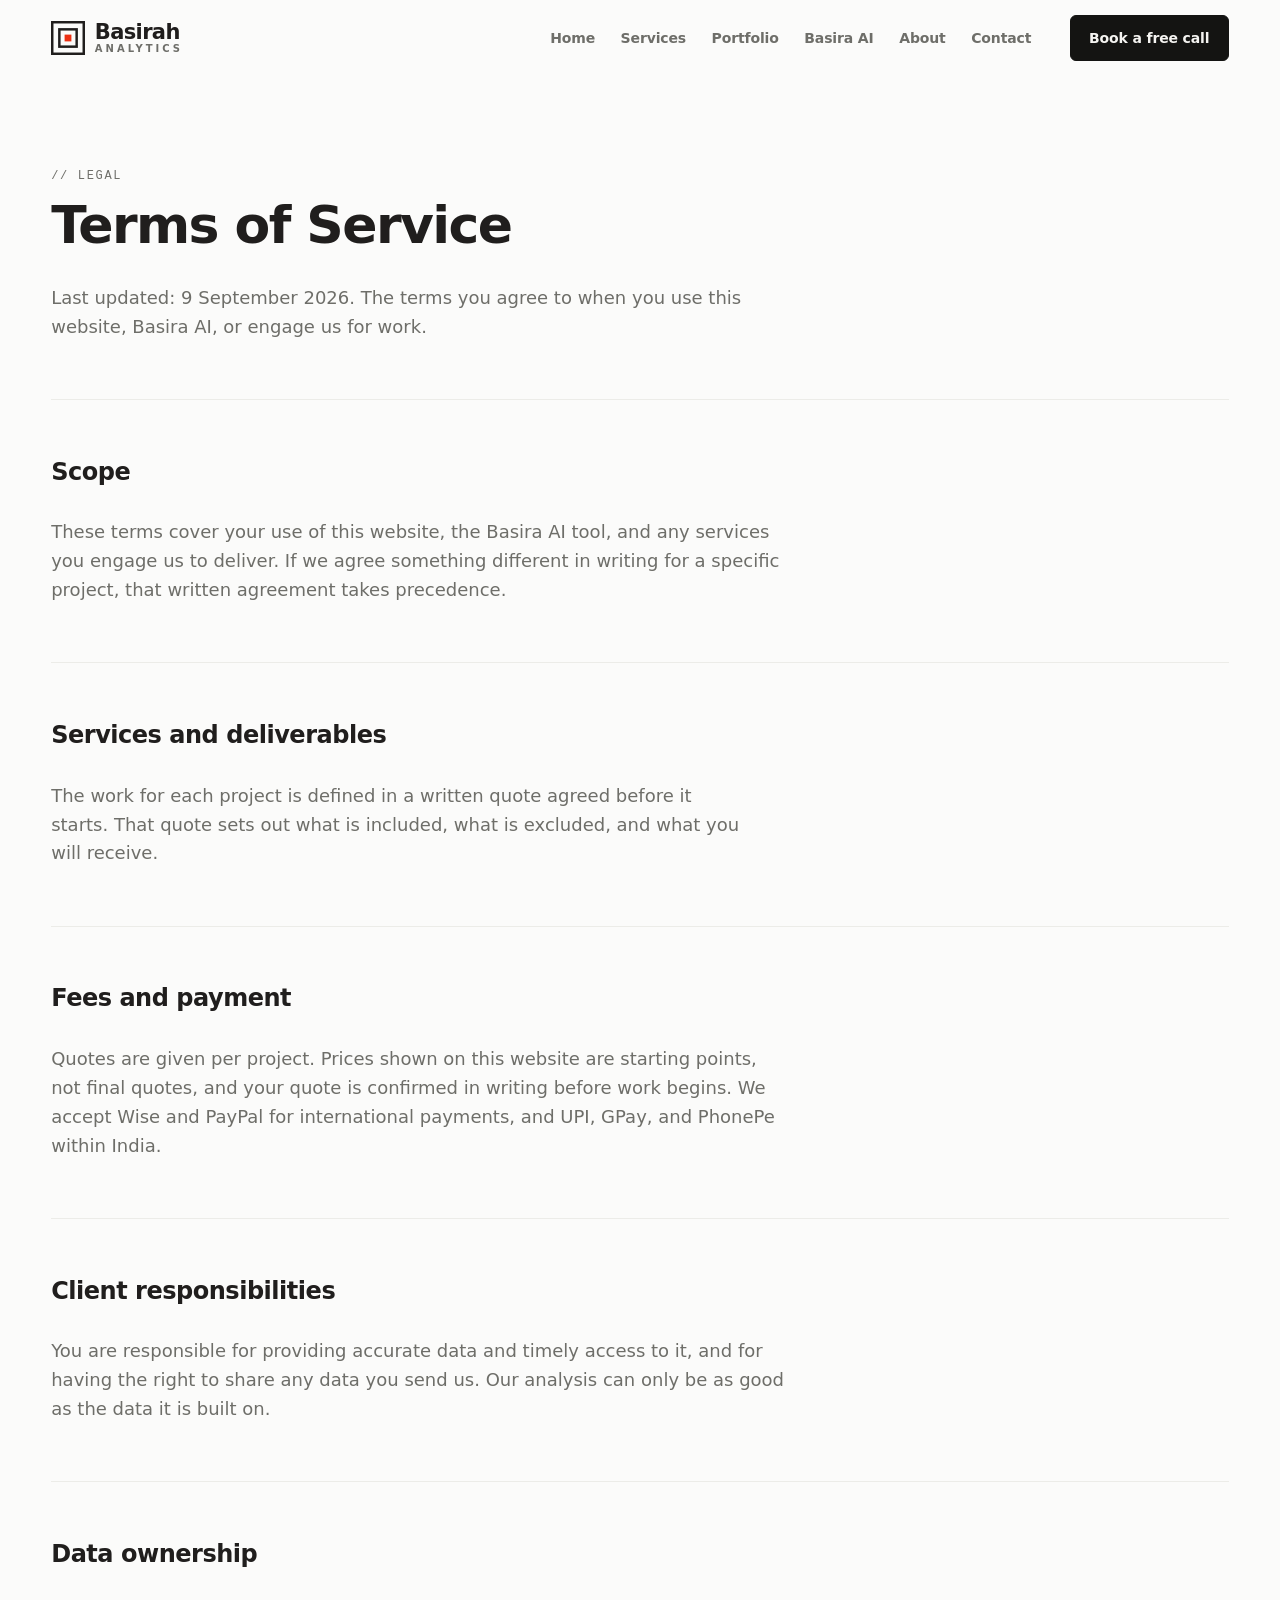
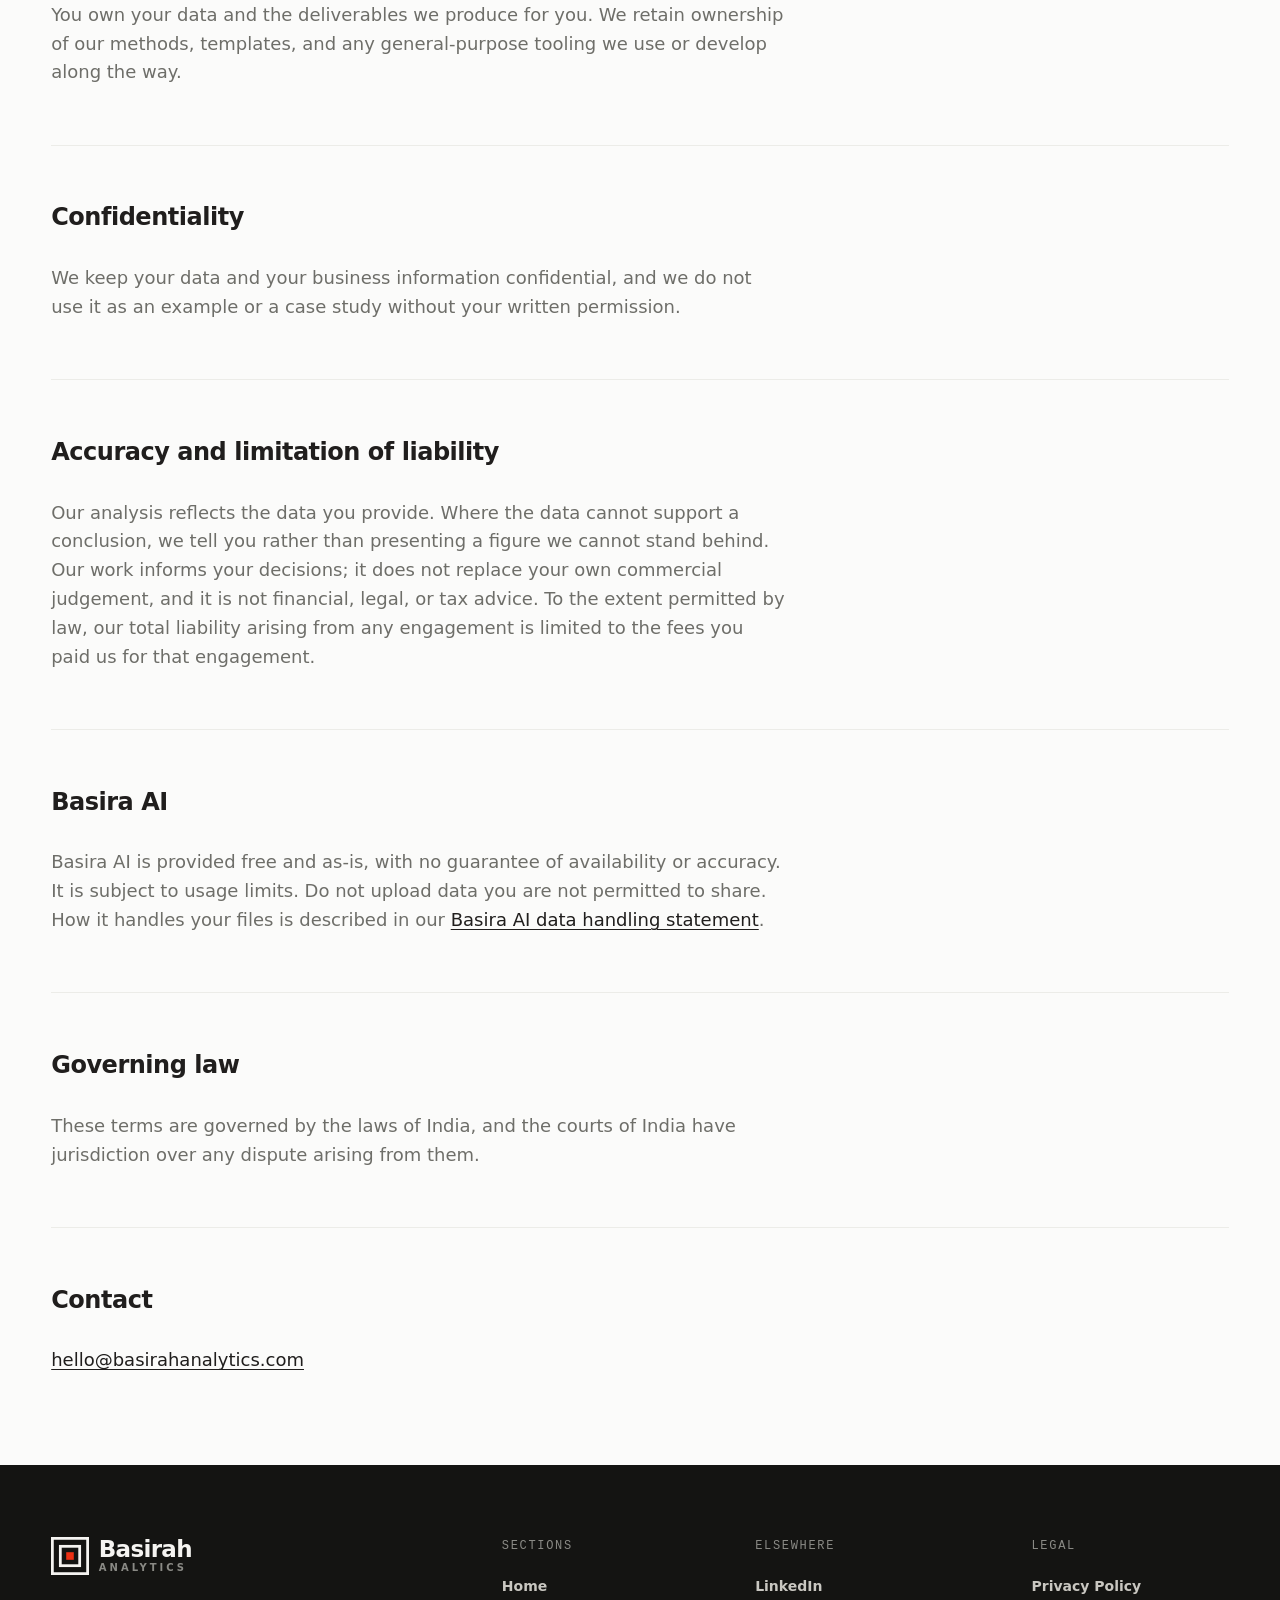
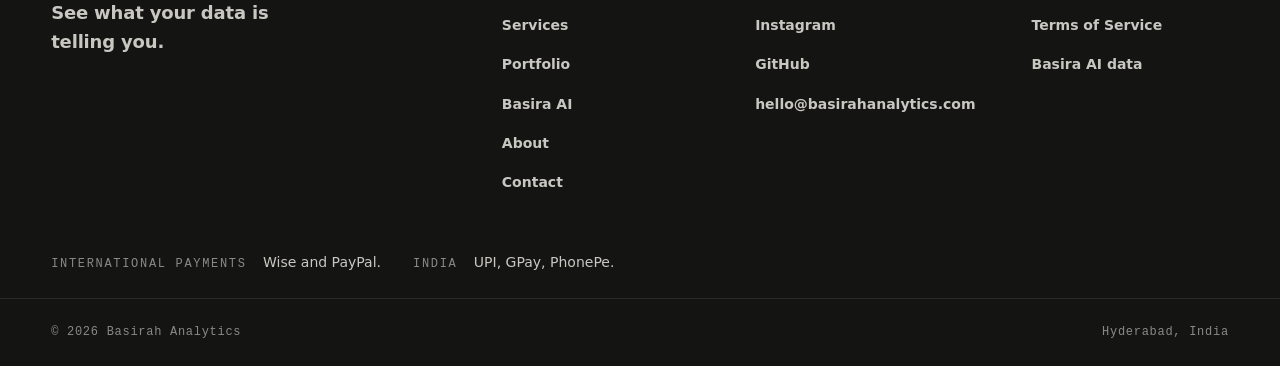
<file: terms.html>
<!DOCTYPE html>
<html lang="en">
<head>
<meta charset="utf-8">
<meta name="viewport" content="width=device-width, initial-scale=1">
<title>Terms of Service | Basirah Analytics</title>
<meta name="description" content="The terms covering use of the Basirah Analytics website, the Basira AI tool, and our services.">
<meta name="author" content="Haseeb Ur Rahman">
<meta name="theme-color" content="#141412">

<!-- Same policy as every other page on the site. -->
<meta http-equiv="Content-Security-Policy" content="default-src 'self'; script-src 'self' https://static.cloudflareinsights.com; style-src 'self' https://fonts.googleapis.com; font-src https://fonts.gstatic.com; img-src 'self'; connect-src 'self' https://cloudflareinsights.com; form-action 'self'; frame-src 'none'; object-src 'none'; base-uri 'none'">
<meta name="referrer" content="strict-origin-when-cross-origin">

<link rel="canonical" href="https://basirahanalytics.com/terms">

<meta property="og:type" content="website">
<meta property="og:site_name" content="Basirah Analytics">
<meta property="og:title" content="Terms of Service | Basirah Analytics">
<meta property="og:description" content="The terms covering use of the Basirah Analytics website, the Basira AI tool, and our services.">
<meta property="og:url" content="https://basirahanalytics.com/terms">
<meta property="og:image" content="https://basirahanalytics.com/assets/img/og-image.png">
<meta property="og:locale" content="en_GB">

<meta name="twitter:card" content="summary_large_image">
<meta name="twitter:title" content="Terms of Service | Basirah Analytics">
<meta name="twitter:description" content="The terms covering use of the Basirah Analytics website, the Basira AI tool, and our services.">
<meta name="twitter:image" content="https://basirahanalytics.com/assets/img/og-image.png">

<link rel="icon" href="/assets/img/favicon.svg" type="image/svg+xml">
<link rel="icon" href="/assets/img/icon-192.png" sizes="192x192" type="image/png">
<link rel="icon" href="/assets/img/favicon-96.png" sizes="96x96" type="image/png">
<link rel="icon" href="/assets/img/favicon-48.png" sizes="48x48" type="image/png">
<link rel="icon" href="/assets/img/favicon-32.png" sizes="32x32" type="image/png">
<link rel="icon" href="/assets/img/favicon-16.png" sizes="16x16" type="image/png">
<link rel="apple-touch-icon" sizes="180x180" href="/assets/img/apple-touch-icon.png">
<link rel="manifest" href="/site.webmanifest">


<link rel="preconnect" href="https://fonts.googleapis.com">
<link rel="preconnect" href="https://fonts.gstatic.com" crossorigin>
<link href="https://fonts.googleapis.com/css2?family=Archivo:wght@400;500;600;800;900&family=JetBrains+Mono:wght@400;500&display=swap" rel="stylesheet">

<link rel="stylesheet" href="/assets/css/styles.css?v=73">
<!-- Structured data. Every node describes something this page actually
     shows. The Organization, Person and WebSite @ids are shared across the
     whole site so all pages describe one entity rather than competing copies.
     No rating, review or price is claimed, because none can be substantiated. -->
<script type="application/ld+json">
{
  "@context": "https://schema.org",
  "@graph": [
    {
      "@type": "WebPage",
      "@id": "https://basirahanalytics.com/terms#webpage",
      "url": "https://basirahanalytics.com/terms",
      "name": "Terms of Service | Basirah Analytics",
      "description": "The terms covering use of the Basirah Analytics website, the Basira AI tool, and our services.",
      "isPartOf": {
        "@id": "https://basirahanalytics.com/#website"
      },
      "inLanguage": "en",
      "about": {
        "@id": "https://basirahanalytics.com/#business"
      }
    },
    {
      "@type": "Organization",
      "@id": "https://basirahanalytics.com/#business",
      "name": "Basirah Analytics",
      "url": "https://basirahanalytics.com/",
      "logo": {
        "@type": "ImageObject",
        "url": "https://basirahanalytics.com/assets/img/icon-512.png",
        "width": 512,
        "height": 512
      },
      "sameAs": [
        "https://www.linkedin.com/company/basirah-analytics/",
        "https://www.instagram.com/basirahanalytics/",
        "https://github.com/basirah-analytics"
      ]
    },
    {
      "@type": "WebSite",
      "@id": "https://basirahanalytics.com/#website",
      "url": "https://basirahanalytics.com/",
      "name": "Basirah Analytics"
    }
  ]
}
</script>
</head>
<body>

<a class="skip-link" href="#main">Skip to content</a>

<header class="site-header" id="site-header">
  <div class="wrap header-inner">

    <a class="brand" href="/" aria-label="Basirah Analytics, home">
      <svg class="brand-mark" viewBox="0 0 220 220" aria-hidden="true" focusable="false">
        <rect x="8" y="8" width="204" height="204" fill="none" stroke="currentColor" stroke-width="16"/>
        <rect x="54" y="54" width="112" height="112" fill="none" stroke="currentColor" stroke-width="16"/>
        <rect x="88" y="88" width="44" height="44" fill="var(--accent)"/>
      </svg>
      <span class="brand-text">
        <span class="brand-name">Basirah</span>
        <span class="brand-sub">Analytics</span>
      </span>
    </a>

    <nav class="nav" id="nav" aria-label="Primary">
      <ul class="nav-list">
        <li><a href="/" class="nav-link">Home</a></li>
        <li><a href="/services" class="nav-link">Services</a></li>
        <li><a href="/portfolio" class="nav-link">Portfolio</a></li>
        <li><a href="/basira-ai" class="nav-link">Basira AI</a></li>
        <li><a href="/about" class="nav-link">About</a></li>
        <li><a href="/contact" class="nav-link">Contact</a></li>
      </ul>
      <a class="btn btn-ink nav-cta" href="/contact">Book a free call</a>
    </nav>

    <button class="nav-toggle" id="nav-toggle" type="button"
            aria-expanded="false" aria-controls="nav" aria-label="Open menu">
      <span class="nav-toggle-bars" aria-hidden="true"></span>
    </button>

  </div>
</header>

<main id="main">

  <section class="section section-light">
    <div class="wrap">
      <article class="detail case-study legal-doc">

        <header class="detail-head">
          <p class="eyebrow detail-cat">legal</p>
          <h1 class="detail-title">Terms of Service</h1>
          <p class="detail-summary">Last updated: 9 September 2026. The terms you agree to when you use this website, Basira AI, or engage us for work.</p>
        </header>

        <section class="case">
          <h2 class="block-title">Scope</h2>
          <div class="origin">
            <p>These terms cover your use of this website, the Basira AI tool, and any services you engage us to deliver. If we agree something different in writing for a specific project, that written agreement takes precedence.</p>
          </div>
        </section>

        <section class="case">
          <h2 class="block-title">Services and deliverables</h2>
          <div class="origin">
            <p>The work for each project is defined in a written quote agreed before it starts. That quote sets out what is included, what is excluded, and what you will receive.</p>
          </div>
        </section>

        <section class="case">
          <h2 class="block-title">Fees and payment</h2>
          <div class="origin">
            <p>Quotes are given per project. Prices shown on this website are starting points, not final quotes, and your quote is confirmed in writing before work begins. We accept Wise and PayPal for international payments, and UPI, GPay, and PhonePe within India.</p>
          </div>
        </section>

        <section class="case">
          <h2 class="block-title">Client responsibilities</h2>
          <div class="origin">
            <p>You are responsible for providing accurate data and timely access to it, and for having the right to share any data you send us. Our analysis can only be as good as the data it is built on.</p>
          </div>
        </section>

        <section class="case">
          <h2 class="block-title">Data ownership</h2>
          <div class="origin">
            <p>You own your data and the deliverables we produce for you. We retain ownership of our methods, templates, and any general-purpose tooling we use or develop along the way.</p>
          </div>
        </section>

        <section class="case">
          <h2 class="block-title">Confidentiality</h2>
          <div class="origin">
            <p>We keep your data and your business information confidential, and we do not use it as an example or a case study without your written permission.</p>
          </div>
        </section>

        <section class="case">
          <h2 class="block-title">Accuracy and limitation of liability</h2>
          <div class="origin">
            <p>Our analysis reflects the data you provide. Where the data cannot support a conclusion, we tell you rather than presenting a figure we cannot stand behind. Our work informs your decisions; it does not replace your own commercial judgement, and it is not financial, legal, or tax advice. To the extent permitted by law, our total liability arising from any engagement is limited to the fees you paid us for that engagement.</p>
          </div>
        </section>

        <section class="case">
          <h2 class="block-title">Basira AI</h2>
          <div class="origin">
            <p>Basira AI is provided free and as-is, with no guarantee of availability or accuracy. It is subject to usage limits. Do not upload data you are not permitted to share. How it handles your files is described in our <a href="/basira-ai-data">Basira AI data handling statement</a>.</p>
          </div>
        </section>

        <section class="case">
          <h2 class="block-title">Governing law</h2>
          <div class="origin">
            <p>These terms are governed by the laws of India, and the courts of India have jurisdiction over any dispute arising from them.</p>
          </div>
        </section>

        <section class="case">
          <h2 class="block-title">Contact</h2>
          <div class="origin">
            <p><a href="mailto:hello@basirahanalytics.com">hello@basirahanalytics.com</a></p>
          </div>
        </section>
      </article>
    </div>
  </section>

</main>

<footer class="site-footer section-dark">
  <div class="wrap footer-inner">

    <div class="footer-brand">
      <a class="brand footer-logo" href="/" aria-label="Basirah Analytics, home">
        <svg class="brand-mark" viewBox="0 0 220 220" aria-hidden="true" focusable="false">
        <rect x="8" y="8" width="204" height="204" fill="none" stroke="currentColor" stroke-width="16"/>
        <rect x="54" y="54" width="112" height="112" fill="none" stroke="currentColor" stroke-width="16"/>
        <rect x="88" y="88" width="44" height="44" fill="var(--accent)"/>
      </svg>
        <span class="brand-text">
          <span class="brand-name">Basirah</span>
          <span class="brand-sub">Analytics</span>
        </span>
      </a>
      <p class="footer-tagline">See what your data is telling you.</p>
    </div>

    <nav class="footer-nav" aria-label="Footer">
      <p class="footer-heading">Sections</p>
      <ul>
        <li><a href="/">Home</a></li>
        <li><a href="/services">Services</a></li>
        <li><a href="/portfolio">Portfolio</a></li>
        <li><a href="/basira-ai">Basira AI</a></li>
        <li><a href="/about">About</a></li>
        <li><a href="/contact">Contact</a></li>
      </ul>
    </nav>

    <div class="footer-contact">
      <p class="footer-heading">Elsewhere</p>
      <ul>
        <li><a href="https://www.linkedin.com/company/basirah-analytics/" target="_blank" rel="noopener">LinkedIn</a></li>
        <li><a href="https://www.instagram.com/basirahanalytics" target="_blank" rel="noopener">Instagram</a></li>
        <li><a href="https://github.com/basirah-analytics" target="_blank" rel="noopener">GitHub</a></li>
        <li><a href="mailto:hello@basirahanalytics.com">hello@basirahanalytics.com</a></li>
      </ul>
    </div>

    <div class="footer-contact">
      <p class="footer-heading">Legal</p>
      <ul>
        <li><a href="/privacy">Privacy Policy</a></li>
        <li><a href="/terms">Terms of Service</a></li>
        <li><a href="/basira-ai-data">Basira AI data</a></li>
      </ul>
    </div>

  </div>

  <!-- Payment methods, international and India kept visibly separate so a
       cross-border buyer can see their own route without reading past ours. -->
  <div class="wrap footer-pay">
    <p><span class="pay-label">International payments</span> Wise and PayPal.</p>
    <p><span class="pay-label">India</span> UPI, GPay, PhonePe.</p>
  </div>

  <div class="wrap footer-base">
    <p class="footer-copy">&copy; 2026 Basirah Analytics</p>
    <p class="footer-place">Hyderabad, India</p>
  </div>
</footer>

<script src="/assets/js/main.js?v=69" defer></script>
</body>
</html>
</file>
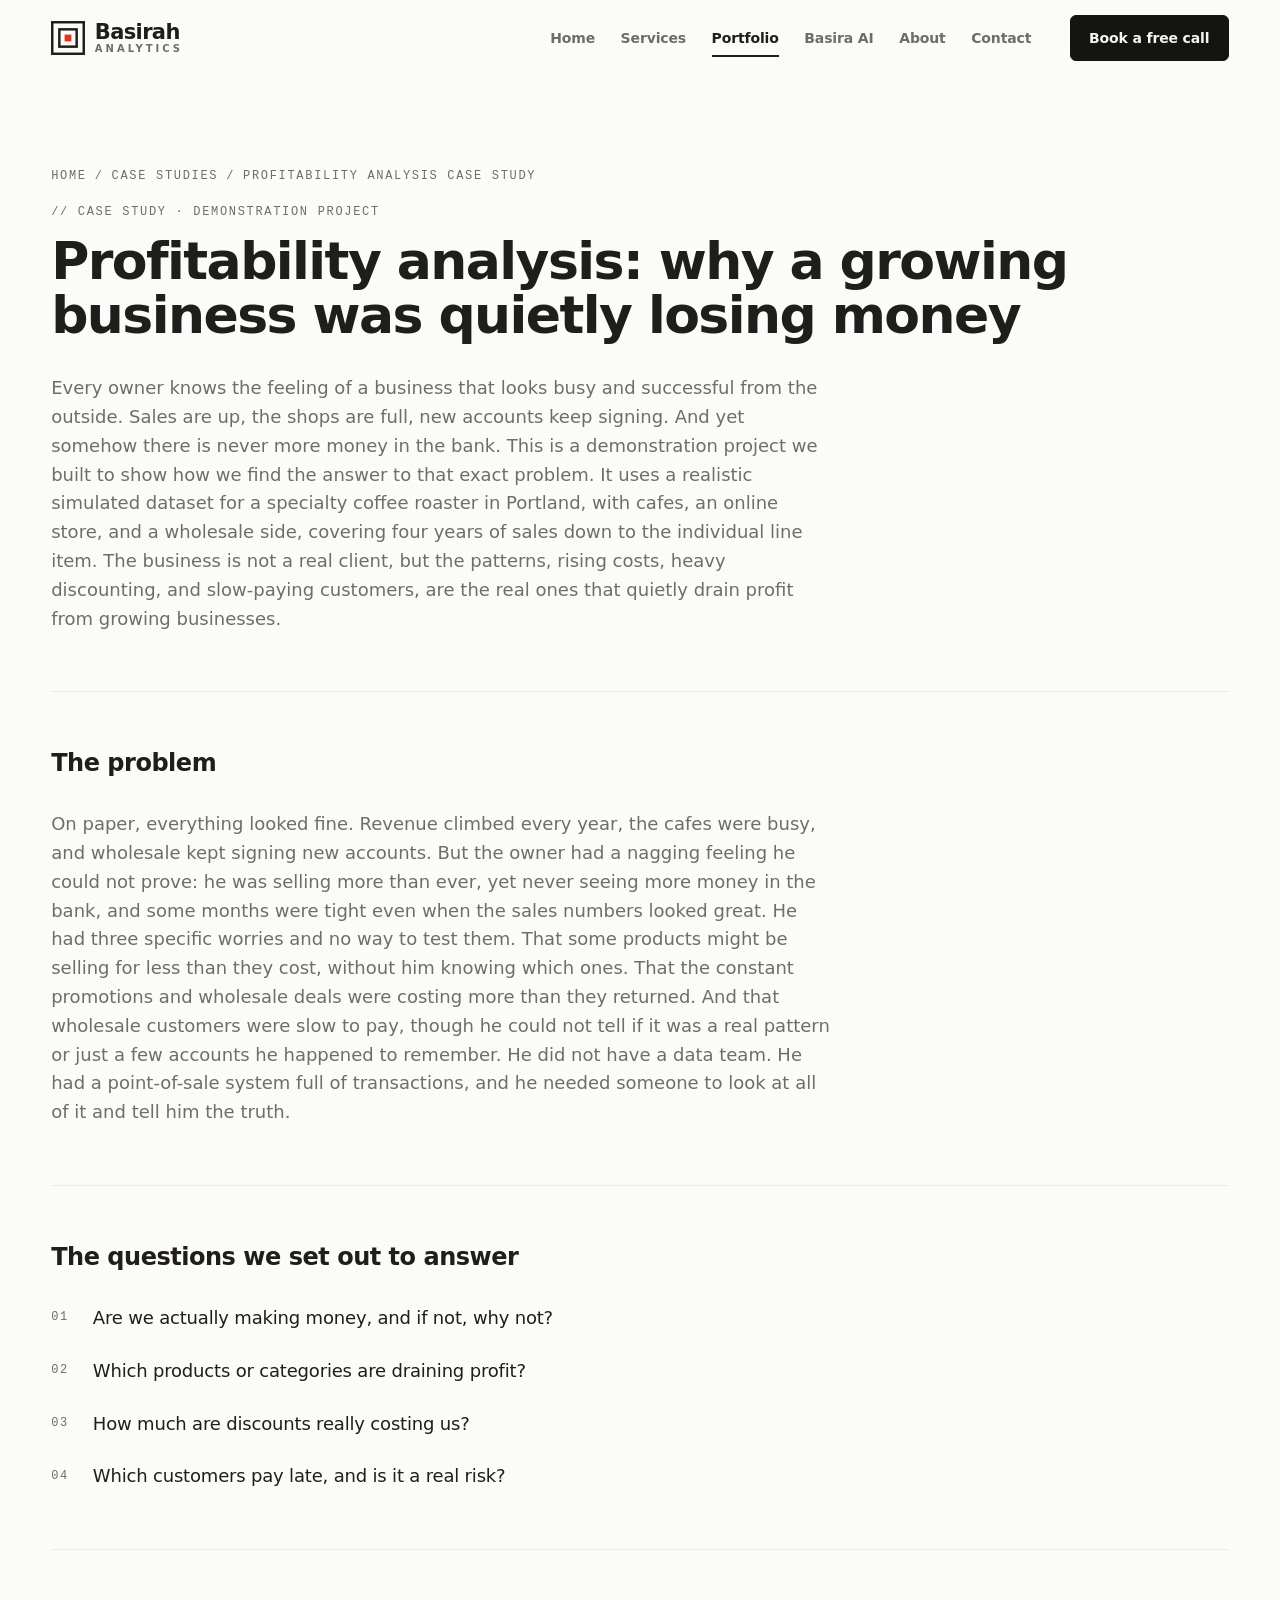
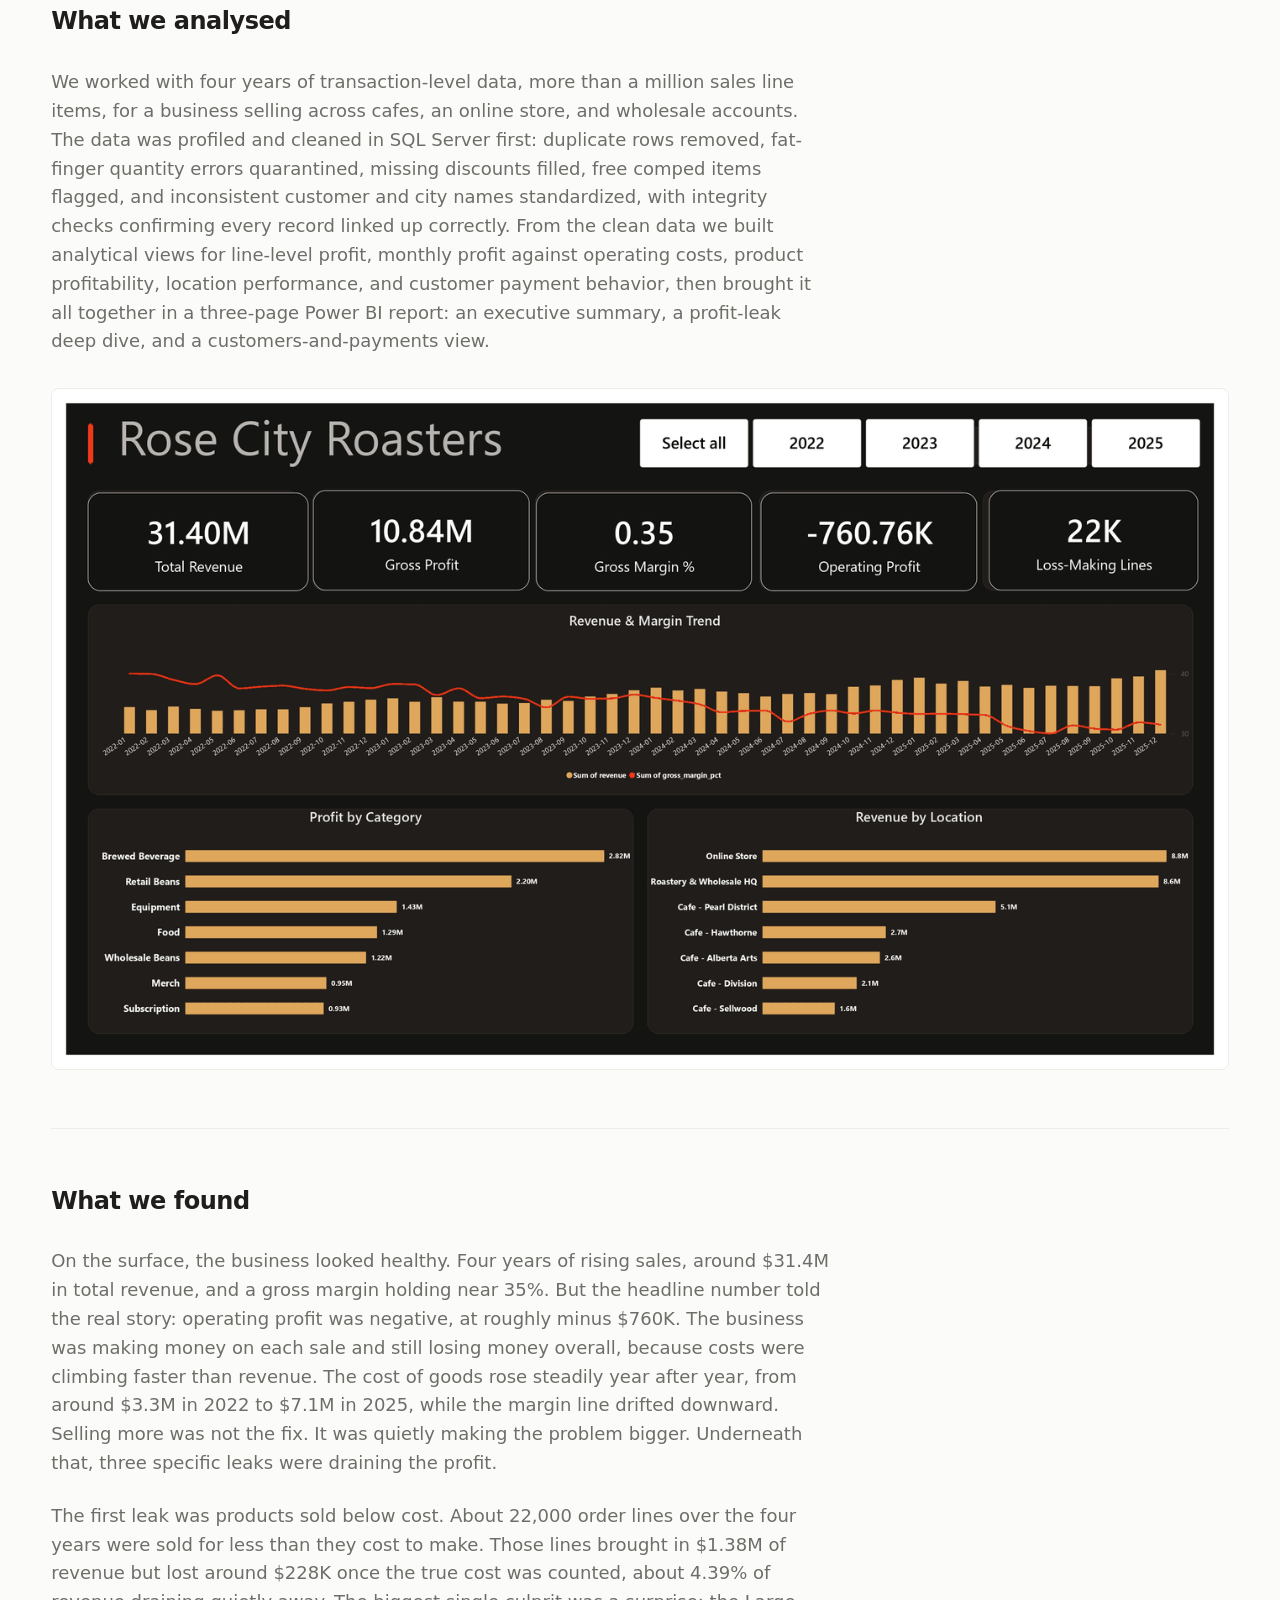
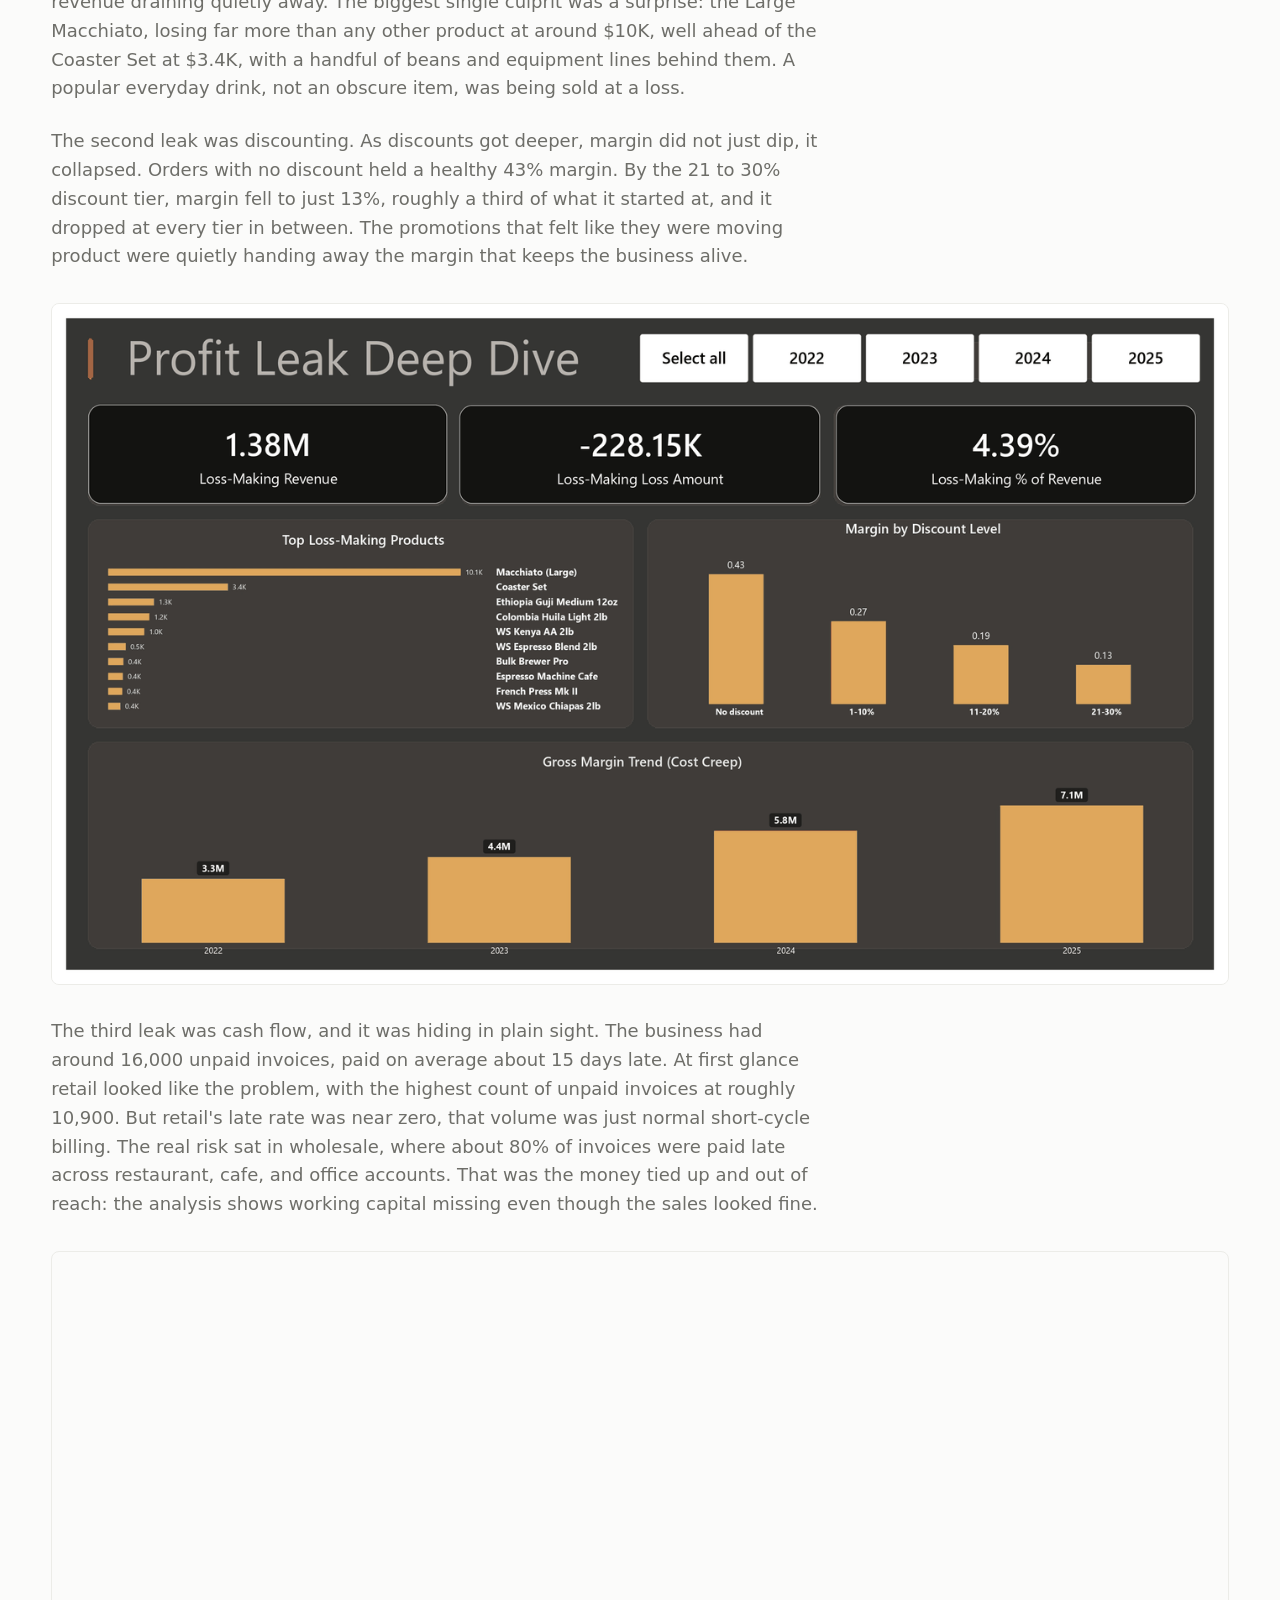
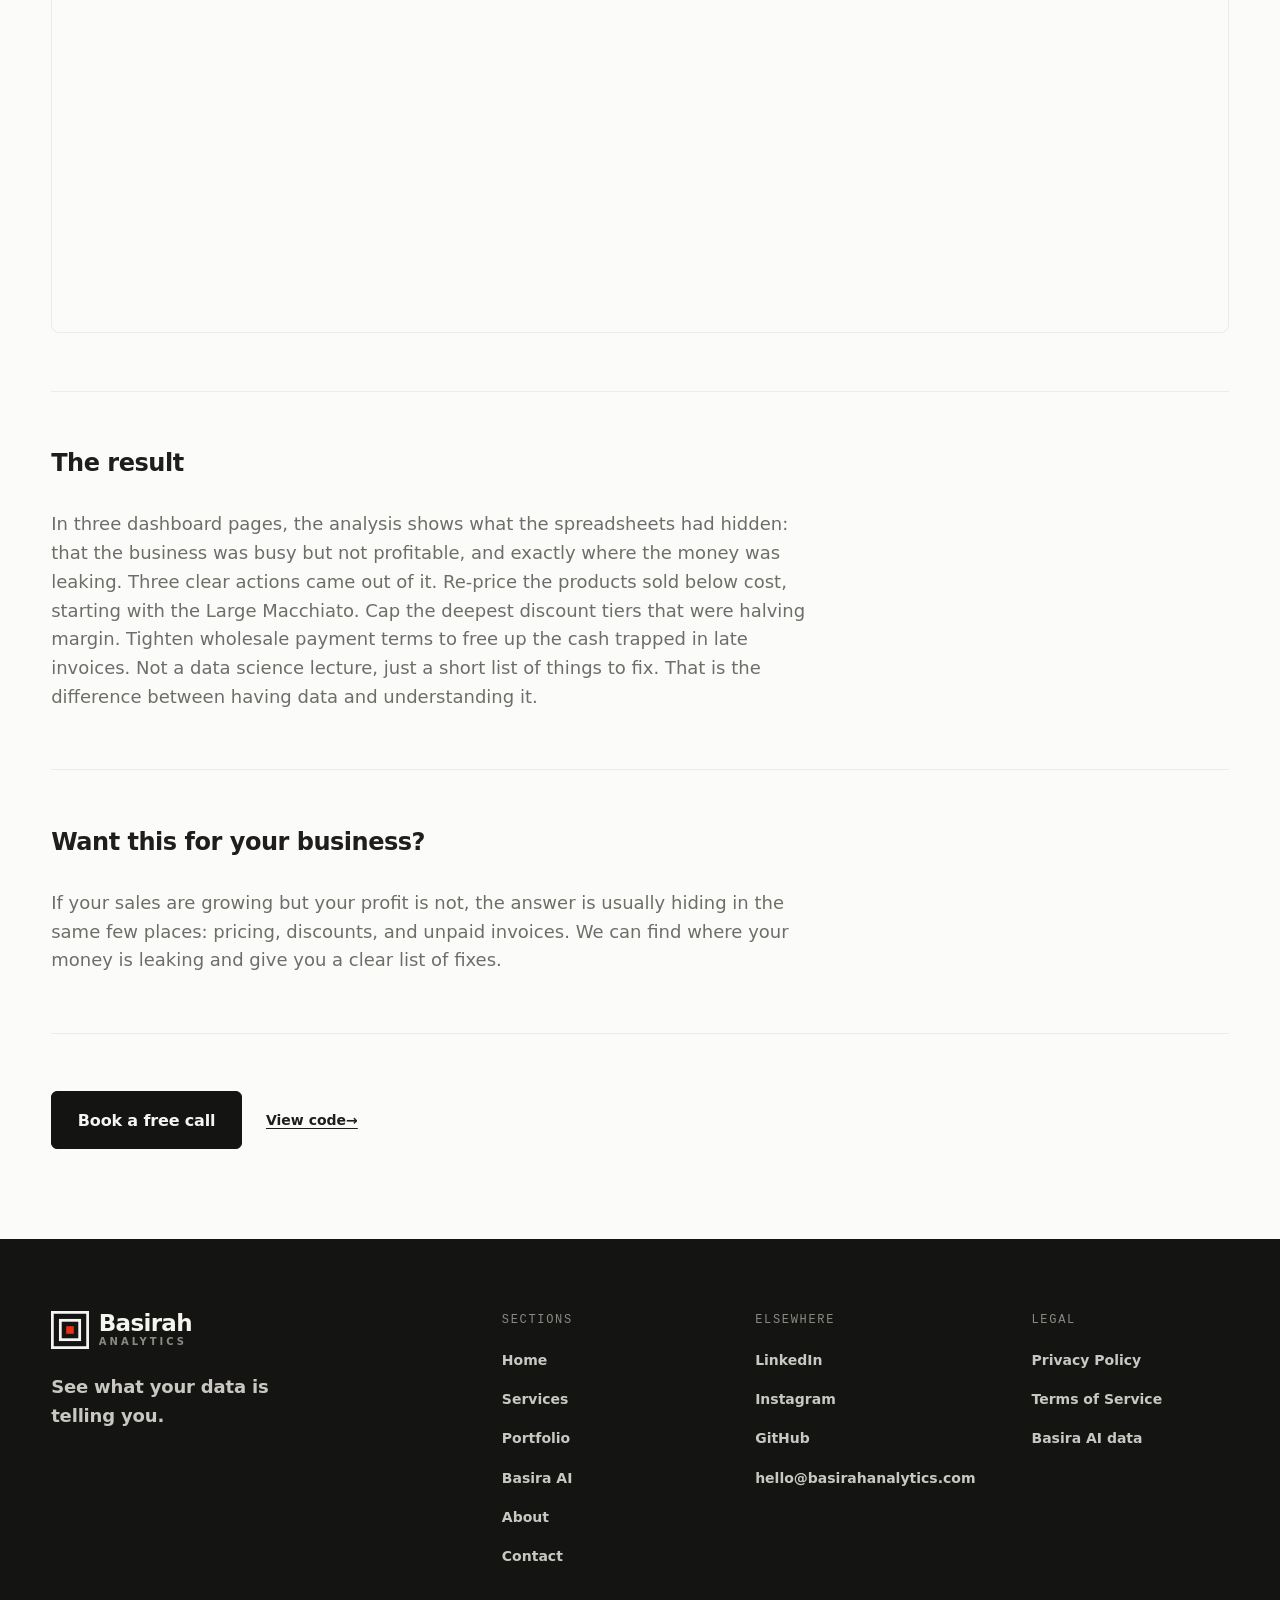
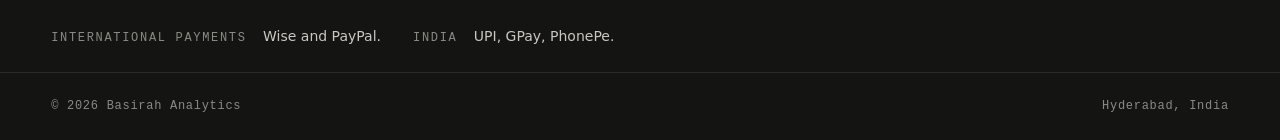
<file: case-studies/profitability-analysis.html>
<!DOCTYPE html>
<html lang="en">
<head>
<meta charset="utf-8">
<meta name="viewport" content="width=device-width, initial-scale=1">
<title>Profitability Analysis Case Study | Basirah Analytics</title>
<meta name="description" content="A growing coffee business looked healthy but was losing money. This demonstration shows where profit leaked: pricing, discounts and late payments.">
<meta name="author" content="Haseeb Ur Rahman">
<meta name="theme-color" content="#141412">

<!-- Same policy as the home page. Kept alongside the headers in _headers so
     it still applies if a response ever reaches a visitor without them. -->
<meta http-equiv="Content-Security-Policy" content="default-src 'self'; script-src 'self' https://static.cloudflareinsights.com; style-src 'self' https://fonts.googleapis.com; font-src https://fonts.gstatic.com; img-src 'self'; connect-src 'self' https://cloudflareinsights.com; form-action 'self'; frame-src 'none'; object-src 'none'; base-uri 'none'">
<meta name="referrer" content="strict-origin-when-cross-origin">

<!-- Extensionless, matching the URL Cloudflare serves this file at. -->
<link rel="canonical" href="https://basirahanalytics.com/case-studies/profitability-analysis">

<meta property="og:type" content="article">
<meta property="og:site_name" content="Basirah Analytics">
<meta property="og:title" content="Profitability Analysis Case Study | Basirah Analytics">
<meta property="og:description" content="A growing coffee business looked healthy but was losing money. This demonstration shows where profit leaked: pricing, discounts and late payments.">
<meta property="og:url" content="https://basirahanalytics.com/case-studies/profitability-analysis">
<meta property="og:image" content="https://basirahanalytics.com/assets/img/work/rosecity-1.png">
<meta property="og:image:width" content="1400">
<meta property="og:image:height" content="810">
<meta property="og:image:alt" content="Rose City Roasters executive summary dashboard showing revenue, gross margin, operating profit, and profit by category and location">
<meta property="og:locale" content="en_GB">

<meta name="twitter:card" content="summary_large_image">
<meta name="twitter:title" content="Profitability Analysis Case Study | Basirah Analytics">
<meta name="twitter:description" content="A growing coffee business looked healthy but was losing money. This demonstration shows where profit leaked: pricing, discounts and late payments.">
<meta name="twitter:image" content="https://basirahanalytics.com/assets/img/work/rosecity-1.png">
<meta name="twitter:image:alt" content="Rose City Roasters executive summary dashboard showing revenue, gross margin, operating profit, and profit by category and location">

<link rel="icon" href="/assets/img/favicon.svg" type="image/svg+xml">
<link rel="icon" href="/assets/img/icon-192.png" sizes="192x192" type="image/png">
<link rel="icon" href="/assets/img/favicon-96.png" sizes="96x96" type="image/png">
<link rel="icon" href="/assets/img/favicon-48.png" sizes="48x48" type="image/png">
<link rel="icon" href="/assets/img/favicon-32.png" sizes="32x32" type="image/png">
<link rel="icon" href="/assets/img/favicon-16.png" sizes="16x16" type="image/png">
<link rel="apple-touch-icon" sizes="180x180" href="/assets/img/apple-touch-icon.png">
<link rel="manifest" href="/site.webmanifest">

<link rel="preconnect" href="https://fonts.googleapis.com">
<link rel="preconnect" href="https://fonts.gstatic.com" crossorigin>
<link href="https://fonts.googleapis.com/css2?family=Archivo:wght@400;500;600;800;900&family=JetBrains+Mono:wght@400;500&display=swap" rel="stylesheet">

<!-- Root relative, so the same tags work from any folder depth. The ?v= must
     stay in step with index.html: every page shares one stylesheet, and a
     mismatch would have one page on a stale copy for up to an hour. -->
<link rel="stylesheet" href="/assets/css/styles.css?v=73">

<!-- The Article describes this page. The ProfessionalService and Person below
     it repeat the @ids from the home page and the restaurant case study
     rather than inventing a second organisation, so all three documents
     describe one entity instead of competing. Only the identifying fields are
     carried; the full offer catalogue stays on the home page. -->
<!-- Structured data. Every node describes something this page actually
     shows. The Organization, Person and WebSite @ids are shared across the
     whole site so all pages describe one entity rather than competing copies.
     No rating, review or price is claimed, because none can be substantiated. -->
<script type="application/ld+json">
{
  "@context": "https://schema.org",
  "@graph": [
    {
      "@type": "WebPage",
      "@id": "https://basirahanalytics.com/case-studies/profitability-analysis#webpage",
      "url": "https://basirahanalytics.com/case-studies/profitability-analysis",
      "name": "Profitability Analysis Case Study",
      "description": "A growing coffee business looked healthy but was losing money. This demonstration shows where profit leaked: pricing, discounts and late payments.",
      "isPartOf": {
        "@id": "https://basirahanalytics.com/#website"
      },
      "inLanguage": "en",
      "breadcrumb": {
        "@id": "https://basirahanalytics.com/case-studies/profitability-analysis#breadcrumb"
      },
      "primaryImageOfPage": {
        "@id": "https://basirahanalytics.com/case-studies/profitability-analysis#primaryimage"
      },
      "mainEntity": {
        "@id": "https://basirahanalytics.com/case-studies/profitability-analysis#article"
      }
    },
    {
      "@type": "ImageObject",
      "@id": "https://basirahanalytics.com/case-studies/profitability-analysis#primaryimage",
      "url": "https://basirahanalytics.com/assets/img/work/rosecity-1.png",
      "contentUrl": "https://basirahanalytics.com/assets/img/work/rosecity-1.png",
      "width": 1400,
      "height": 810
    },
    {
      "@type": "Article",
      "@id": "https://basirahanalytics.com/case-studies/profitability-analysis#article",
      "headline": "Profitability analysis: why a growing business was quietly losing money",
      "description": "A growing coffee business looked healthy but was losing money. This demonstration shows where profit leaked: pricing, discounts and late payments.",
      "image": [
        "https://basirahanalytics.com/assets/img/work/rosecity-1.png",
        "https://basirahanalytics.com/assets/img/work/rosecity-2.png",
        "https://basirahanalytics.com/assets/img/work/rosecity-3.png"
      ],
      "datePublished": "2026-09-05T00:00:00+05:30",
      "dateModified": "2026-09-25T00:00:00+05:30",
      "author": {
        "@id": "https://basirahanalytics.com/#haseeb"
      },
      "publisher": {
        "@id": "https://basirahanalytics.com/#business"
      },
      "mainEntityOfPage": {
        "@id": "https://basirahanalytics.com/case-studies/profitability-analysis#webpage"
      },
      "isPartOf": {
        "@id": "https://basirahanalytics.com/#website"
      },
      "articleSection": "Case studies",
      "keywords": [
        "profitability analysis",
        "margin analysis",
        "discount analysis",
        "accounts receivable",
        "late payments",
        "Power BI dashboard"
      ],
      "isBasedOn": {
        "@type": "SoftwareSourceCode",
        "name": "Rose City Roasters analysis: SQL",
        "codeRepository": "https://github.com/basirah-analytics/rose-city-roasters-analysis",
        "programmingLanguage": "SQL"
      },
      "isAccessibleForFree": true,
      "inLanguage": "en"
    },
    {
      "@type": "BreadcrumbList",
      "@id": "https://basirahanalytics.com/case-studies/profitability-analysis#breadcrumb",
      "itemListElement": [
        {
          "@type": "ListItem",
          "position": 1,
          "name": "Home",
          "item": "https://basirahanalytics.com/"
        },
        {
          "@type": "ListItem",
          "position": 2,
          "name": "Case studies",
          "item": "https://basirahanalytics.com/portfolio"
        },
        {
          "@type": "ListItem",
          "position": 3,
          "name": "Profitability Analysis Case Study"
        }
      ]
    },
    {
      "@type": "Organization",
      "@id": "https://basirahanalytics.com/#business",
      "name": "Basirah Analytics",
      "url": "https://basirahanalytics.com/",
      "logo": {
        "@type": "ImageObject",
        "url": "https://basirahanalytics.com/assets/img/icon-512.png",
        "width": 512,
        "height": 512
      },
      "sameAs": [
        "https://www.linkedin.com/company/basirah-analytics/",
        "https://www.instagram.com/basirahanalytics/",
        "https://github.com/basirah-analytics"
      ]
    },
    {
      "@type": "Person",
      "@id": "https://basirahanalytics.com/#haseeb",
      "name": "Haseeb Ur Rahman",
      "jobTitle": "Founder & Data Analyst",
      "url": "https://basirahanalytics.com/about",
      "worksFor": {
        "@id": "https://basirahanalytics.com/#business"
      },
      "sameAs": [
        "https://www.linkedin.com/in/haseeb-ur-rahman-a36503387/",
        "https://github.com/Haseeb-Ur-Rahman22"
      ]
    },
    {
      "@type": "WebSite",
      "@id": "https://basirahanalytics.com/#website",
      "url": "https://basirahanalytics.com/",
      "name": "Basirah Analytics"
    }
  ]
}
</script>
</head>
<body>

<a class="skip-link" href="#main">Skip to content</a>

<header class="site-header" id="site-header">
  <div class="wrap header-inner">

    <a class="brand" href="/" aria-label="Basirah Analytics, home">
      <svg class="brand-mark" viewBox="0 0 220 220" aria-hidden="true" focusable="false">
        <rect x="8" y="8" width="204" height="204" fill="none" stroke="currentColor" stroke-width="16"/>
        <rect x="54" y="54" width="112" height="112" fill="none" stroke="currentColor" stroke-width="16"/>
        <rect x="88" y="88" width="44" height="44" fill="var(--accent)"/>
      </svg>
      <span class="brand-text">
        <span class="brand-name">Basirah</span>
        <span class="brand-sub">Analytics</span>
      </span>
    </a>

    <nav class="nav" id="nav" aria-label="Primary">
      <ul class="nav-list">
        <li><a href="/" class="nav-link">Home</a></li>
        <li><a href="/services" class="nav-link">Services</a></li>
        <li><a href="/portfolio" class="nav-link is-current" aria-current="page">Portfolio</a></li>
        <li><a href="/basira-ai" class="nav-link">Basira AI</a></li>
        <li><a href="/about" class="nav-link">About</a></li>
        <li><a href="/contact" class="nav-link">Contact</a></li>
      </ul>
      <a class="btn btn-ink nav-cta" href="/contact">Book a free call</a>
    </nav>

    <button class="nav-toggle" id="nav-toggle" type="button"
            aria-expanded="false" aria-controls="nav" aria-label="Open menu">
      <span class="nav-toggle-bars" aria-hidden="true"></span>
    </button>

  </div>
</header>

<main id="main">

  <section class="section section-light">
    <div class="wrap">

      <article class="detail case-study">

        <header class="detail-head">
          <!-- Mirrors the BreadcrumbList in the JSON-LD above. Three levels
               now that /portfolio exists as its own page; the text of the
               current item must stay identical to position 3 there. -->
          <nav aria-label="Breadcrumb" class="breadcrumb">
            <ol>
              <li><a href="/">Home</a></li>
              <li><a href="/portfolio">Case studies</a></li>
              <li aria-current="page">Profitability Analysis Case Study</li>
            </ol>
          </nav>
          <p class="eyebrow detail-cat">case study &middot; demonstration project</p>
          <h1 class="detail-title">Profitability analysis: why a growing business was quietly losing money</h1>
          <p class="detail-summary">
            Every owner knows the feeling of a business that looks busy and successful from the
            outside. Sales are up, the shops are full, new accounts keep signing. And yet somehow
            there is never more money in the bank. This is a demonstration project we built to show
            how we find the answer to that exact problem. It uses a realistic simulated dataset for a
            specialty coffee roaster in Portland, with cafes, an online store, and a wholesale side,
            covering four years of sales down to the individual line item. The business is not a real
            client, but the patterns, rising costs, heavy discounting, and slow-paying customers, are
            the real ones that quietly drain profit from growing businesses.
          </p>
        </header>

        <section class="case">
          <h2 class="block-title">The problem</h2>
          <div class="origin">
            <p>
              On paper, everything looked fine. Revenue climbed every year, the cafes were busy, and
              wholesale kept signing new accounts. But the owner had a nagging feeling he could not
              prove: he was selling more than ever, yet never seeing more money in the bank, and some
              months were tight even when the sales numbers looked great. He had three specific
              worries and no way to test them. That some products might be selling for less than they
              cost, without him knowing which ones. That the constant promotions and wholesale deals
              were costing more than they returned. And that wholesale customers were slow to pay,
              though he could not tell if it was a real pattern or just a few accounts he happened to
              remember. He did not have a data team. He had a point-of-sale system full of
              transactions, and he needed someone to look at all of it and tell him the truth.
            </p>
          </div>
        </section>

        <section class="insights">
          <h2 class="block-title">The questions we set out to answer</h2>
          <ul class="insight-list">
            <li>Are we actually making money, and if not, why not?</li>
            <li>Which products or categories are draining profit?</li>
            <li>How much are discounts really costing us?</li>
            <li>Which customers pay late, and is it a real risk?</li>
          </ul>
        </section>

        <section class="case">
          <h2 class="block-title">What we analysed</h2>
          <div class="origin">
            <p>
              We worked with four years of transaction-level data, more than a million sales line
              items, for a business selling across cafes, an online store, and wholesale accounts.
              The data was profiled and cleaned in SQL Server first: duplicate rows removed,
              fat-finger quantity errors quarantined, missing discounts filled, free comped items
              flagged, and inconsistent customer and city names standardized, with integrity checks
              confirming every record linked up correctly. From the clean data we built analytical
              views for line-level profit, monthly profit against operating costs, product
              profitability, location performance, and customer payment behavior, then brought it all
              together in a three-page Power BI report: an executive summary, a profit-leak deep
              dive, and a customers-and-payments view.
            </p>
          </div>

          <!-- Report page 1 of 3. Sits under the paragraph describing the
               model, because it is the overview the rest of the page drills
               down from. -->
          <figure class="visual">
            <a href="/assets/img/work/rosecity-1.png"
               aria-label="Open the full size executive summary dashboard image">
              <img src="/assets/img/work/rosecity-1.png"
                   alt="Rose City Roasters executive summary dashboard showing revenue, gross margin, operating profit, and profit by category and location"
                   width="1400" height="810" loading="lazy" decoding="async">
            </a>
            <figcaption class="visual-hint">Tap to enlarge</figcaption>
          </figure>
        </section>

        <section class="case">
          <h2 class="block-title">What we found</h2>
          <div class="origin">
            <p>
              On the surface, the business looked healthy. Four years of rising sales, around $31.4M
              in total revenue, and a gross margin holding near 35%. But the headline number told the
              real story: operating profit was negative, at roughly minus $760K. The business was
              making money on each sale and still losing money overall, because costs were climbing
              faster than revenue. The cost of goods rose steadily year after year, from around $3.3M
              in 2022 to $7.1M in 2025, while the margin line drifted downward. Selling more was not
              the fix. It was quietly making the problem bigger. Underneath that, three specific
              leaks were draining the profit.
            </p>
            <p>
              The first leak was products sold below cost. About 22,000 order lines over the four
              years were sold for less than they cost to make. Those lines brought in $1.38M of
              revenue but lost around $228K once the true cost was counted, about 4.39% of revenue
              draining quietly away. The biggest single culprit was a surprise: the Large Macchiato,
              losing far more than any other product at around $10K, well ahead of the Coaster Set at
              $3.4K, with a handful of beans and equipment lines behind them. A popular everyday
              drink, not an obscure item, was being sold at a loss.
            </p>
            <p>
              The second leak was discounting. As discounts got deeper, margin did not just dip, it
              collapsed. Orders with no discount held a healthy 43% margin. By the 21 to 30% discount
              tier, margin fell to just 13%, roughly a third of what it started at, and it dropped at
              every tier in between. The promotions that felt like they were moving product were
              quietly handing away the margin that keeps the business alive.
            </p>
          </div>

          <!-- Report page 2 of 3, placed directly under the pricing and
               discounting paragraphs it evidences. -->
          <figure class="visual">
            <a href="/assets/img/work/rosecity-2.png"
               aria-label="Open the full size profit leak deep dive dashboard image">
              <img src="/assets/img/work/rosecity-2.png"
                   alt="Profit leak dashboard showing top loss-making products, margin collapse by discount level, and rising cost of goods"
                   width="1400" height="810" loading="lazy" decoding="async">
            </a>
            <figcaption class="visual-hint">Tap to enlarge</figcaption>
          </figure>

          <div class="origin">
            <p>
              The third leak was cash flow, and it was hiding in plain sight. The business had around
              16,000 unpaid invoices, paid on average about 15 days late. At first glance retail
              looked like the problem, with the highest count of unpaid invoices at roughly 10,900.
              But retail's late rate was near zero, that volume was just normal short-cycle billing.
              The real risk sat in wholesale, where about 80% of invoices were paid late across
              restaurant, cafe, and office accounts. That was the money tied up and out of reach: the
              analysis shows working capital missing even though the sales looked fine.
            </p>
          </div>

          <!-- Report page 3 of 3, under the cash flow paragraph. -->
          <figure class="visual">
            <a href="/assets/img/work/rosecity-3.png"
               aria-label="Open the full size customers and payments dashboard image">
              <img src="/assets/img/work/rosecity-3.png"
                   alt="Customers and payments dashboard showing outstanding balances, late payment rate by segment, and unpaid invoice counts"
                   width="1400" height="810" loading="lazy" decoding="async">
            </a>
            <figcaption class="visual-hint">Tap to enlarge</figcaption>
          </figure>
        </section>

        <section class="case">
          <h2 class="block-title">The result</h2>
          <div class="origin">
            <p>
              In three dashboard pages, the analysis shows what the spreadsheets had hidden:
              that the business was busy but not profitable, and exactly where the money was leaking.
              Three clear actions came out of it. Re-price the products sold below cost, starting
              with the Large Macchiato. Cap the deepest discount tiers that were halving margin.
              Tighten wholesale payment terms to free up the cash trapped in late invoices. Not a
              data science lecture, just a short list of things to fix. That is the difference
              between having data and understanding it.
            </p>
          </div>
        </section>

        <section class="case">
          <h2 class="block-title">Want this for your business?</h2>
          <div class="origin">
            <p>
              If your sales are growing but your profit is not, the answer is usually hiding in the
              same few places: pricing, discounts, and unpaid invoices. We can find where your money
              is leaking and give you a clear list of fixes.
            </p>
          </div>

          <!-- The code link sits here because the tile now opens this page
               instead of the inline panel that used to carry it. -->
          <div class="detail-cta">
            <a class="btn btn-ink btn-lg" href="/contact">Book a free call</a>
            <a class="link-arrow" href="https://github.com/basirah-analytics/rose-city-roasters-analysis"
               target="_blank" rel="noopener">View code <span aria-hidden="true">&rarr;</span></a>
          </div>
        </section>

      </article>

    </div>
  </section>

</main>

<footer class="site-footer section-dark">
  <div class="wrap footer-inner">

    <div class="footer-brand">
      <a class="brand footer-logo" href="/" aria-label="Basirah Analytics, home">
        <svg class="brand-mark" viewBox="0 0 220 220" aria-hidden="true" focusable="false">
        <rect x="8" y="8" width="204" height="204" fill="none" stroke="currentColor" stroke-width="16"/>
        <rect x="54" y="54" width="112" height="112" fill="none" stroke="currentColor" stroke-width="16"/>
        <rect x="88" y="88" width="44" height="44" fill="var(--accent)"/>
      </svg>
        <span class="brand-text">
          <span class="brand-name">Basirah</span>
          <span class="brand-sub">Analytics</span>
        </span>
      </a>
      <p class="footer-tagline">See what your data is telling you.</p>
    </div>

    <nav class="footer-nav" aria-label="Footer">
      <p class="footer-heading">Sections</p>
      <ul>
        <li><a href="/">Home</a></li>
        <li><a href="/services">Services</a></li>
        <li><a href="/portfolio">Portfolio</a></li>
        <li><a href="/basira-ai">Basira AI</a></li>
        <li><a href="/about">About</a></li>
        <li><a href="/contact">Contact</a></li>
      </ul>
    </nav>

    <div class="footer-contact">
      <p class="footer-heading">Elsewhere</p>
      <ul>
        <li><a href="https://www.linkedin.com/company/basirah-analytics/" target="_blank" rel="noopener">LinkedIn</a></li>
        <li><a href="https://www.instagram.com/basirahanalytics" target="_blank" rel="noopener">Instagram</a></li>
        <li><a href="https://github.com/basirah-analytics" target="_blank" rel="noopener">GitHub</a></li>
        <li><a href="mailto:hello@basirahanalytics.com">hello@basirahanalytics.com</a></li>
      </ul>
    </div>

    <div class="footer-contact">
      <p class="footer-heading">Legal</p>
      <ul>
        <li><a href="/privacy">Privacy Policy</a></li>
        <li><a href="/terms">Terms of Service</a></li>
        <li><a href="/basira-ai-data">Basira AI data</a></li>
      </ul>
    </div>

  </div>

  <!-- Payment methods, international and India kept visibly separate so a
       cross-border buyer can see their own route without reading past ours. -->
  <div class="wrap footer-pay">
    <p><span class="pay-label">International payments</span> Wise and PayPal.</p>
    <p><span class="pay-label">India</span> UPI, GPay, PhonePe.</p>
  </div>

  <div class="wrap footer-base">
    <p class="footer-copy">&copy; 2026 Basirah Analytics</p>
    <p class="footer-place">Hyderabad, India</p>
  </div>
</footer>

<script src="/assets/js/main.js?v=69" defer></script>
</body>
</html>
</file>
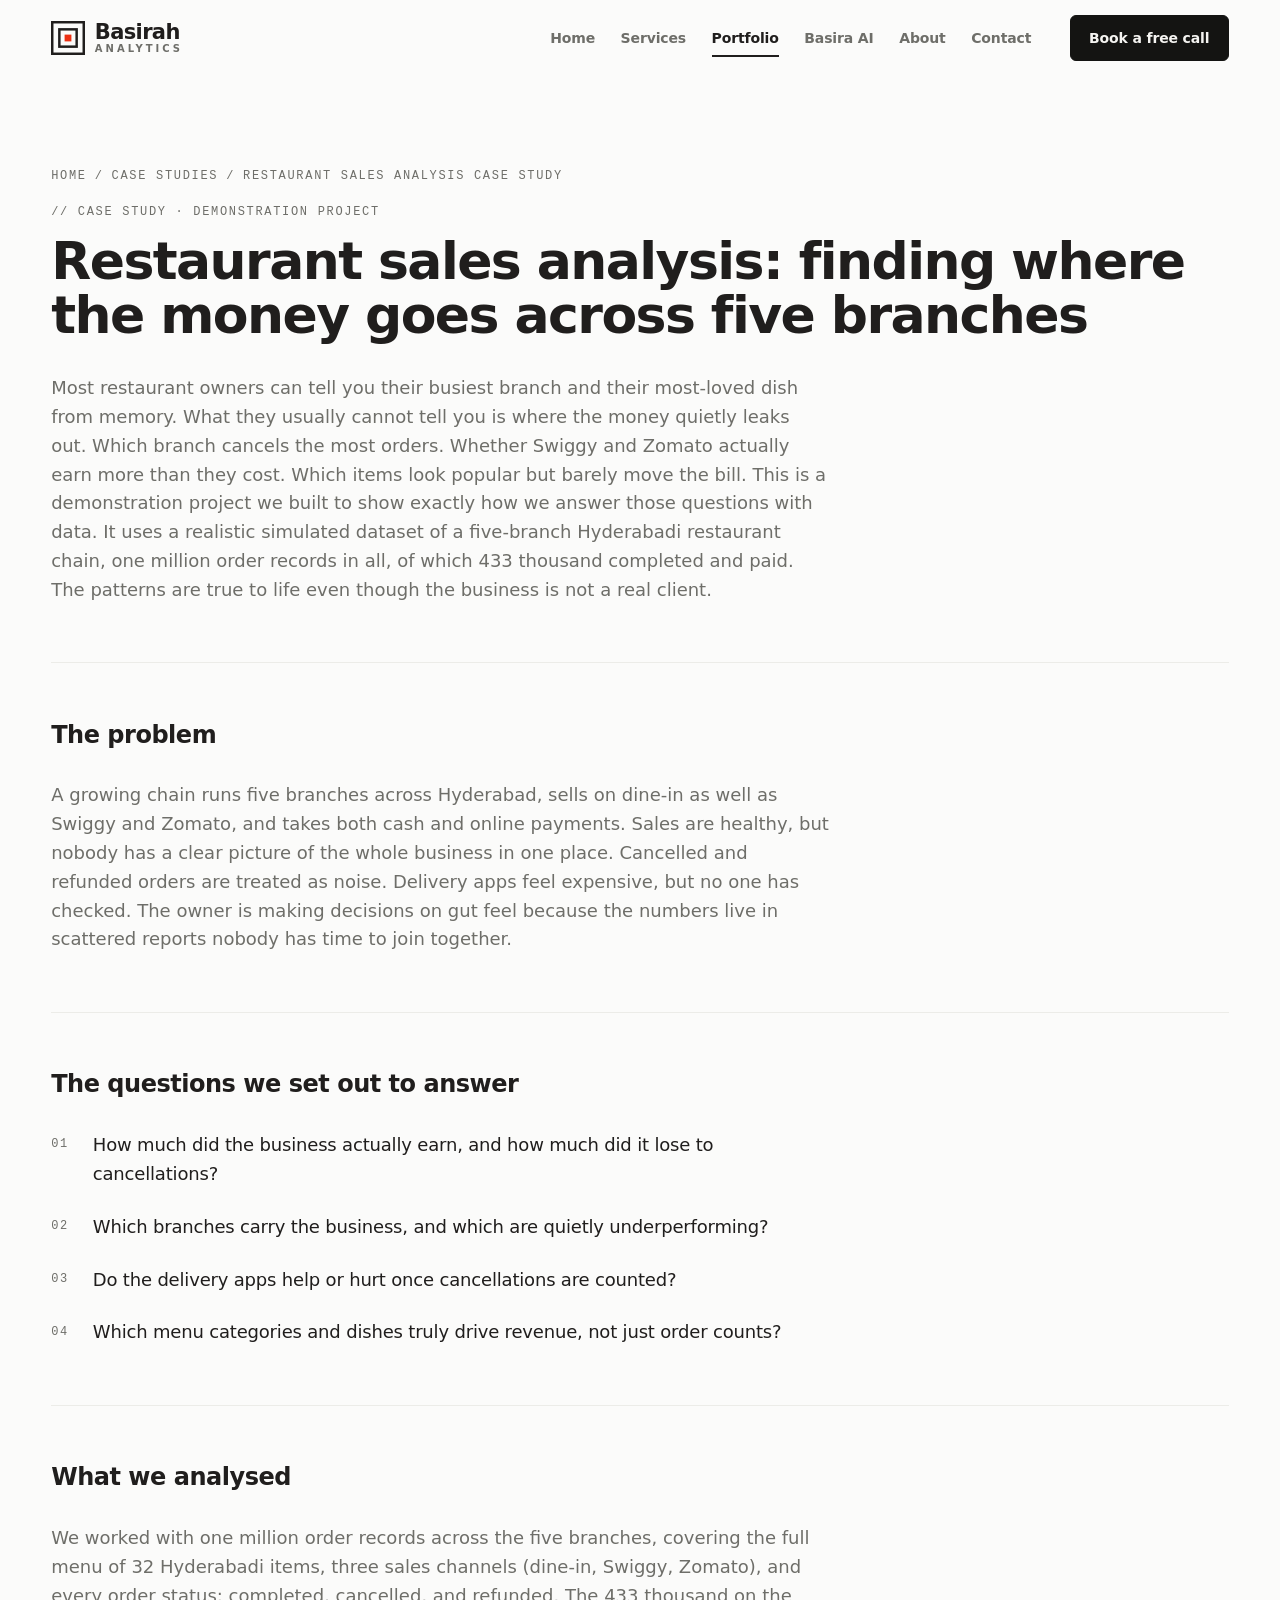
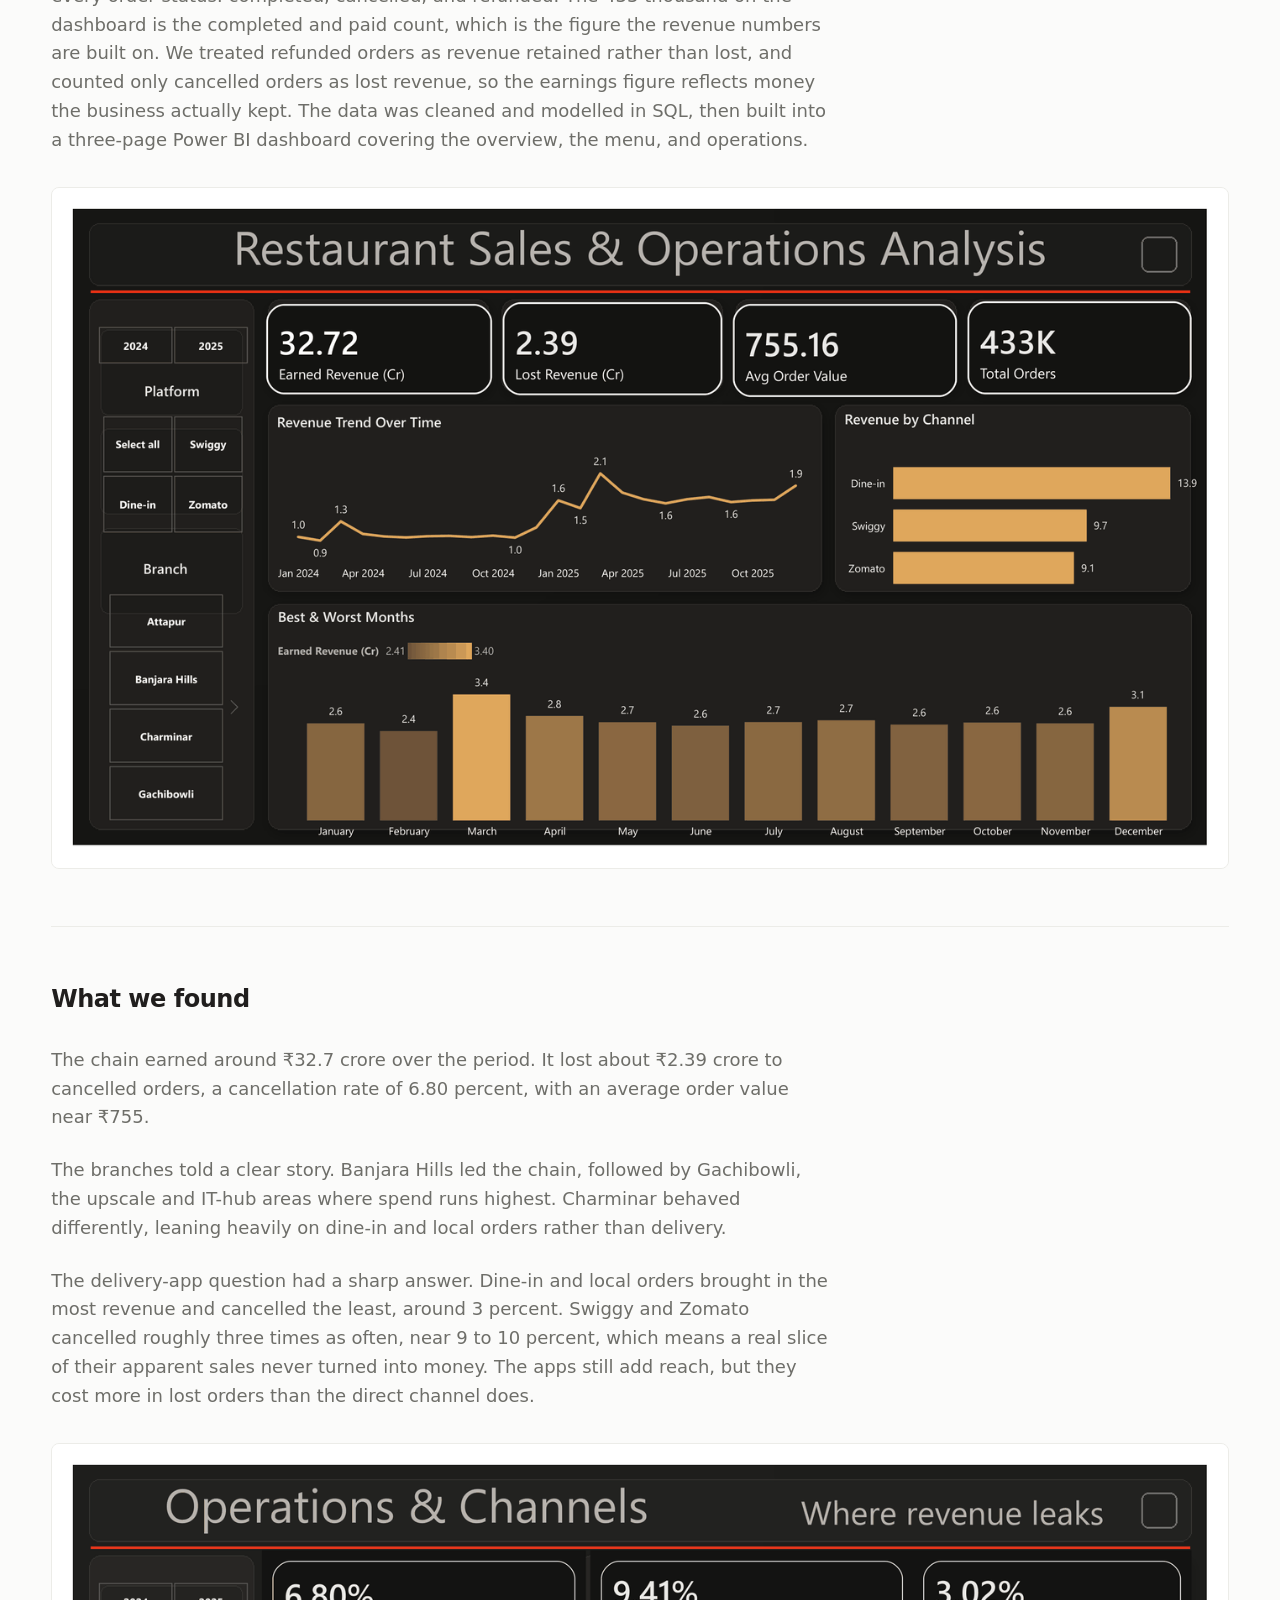
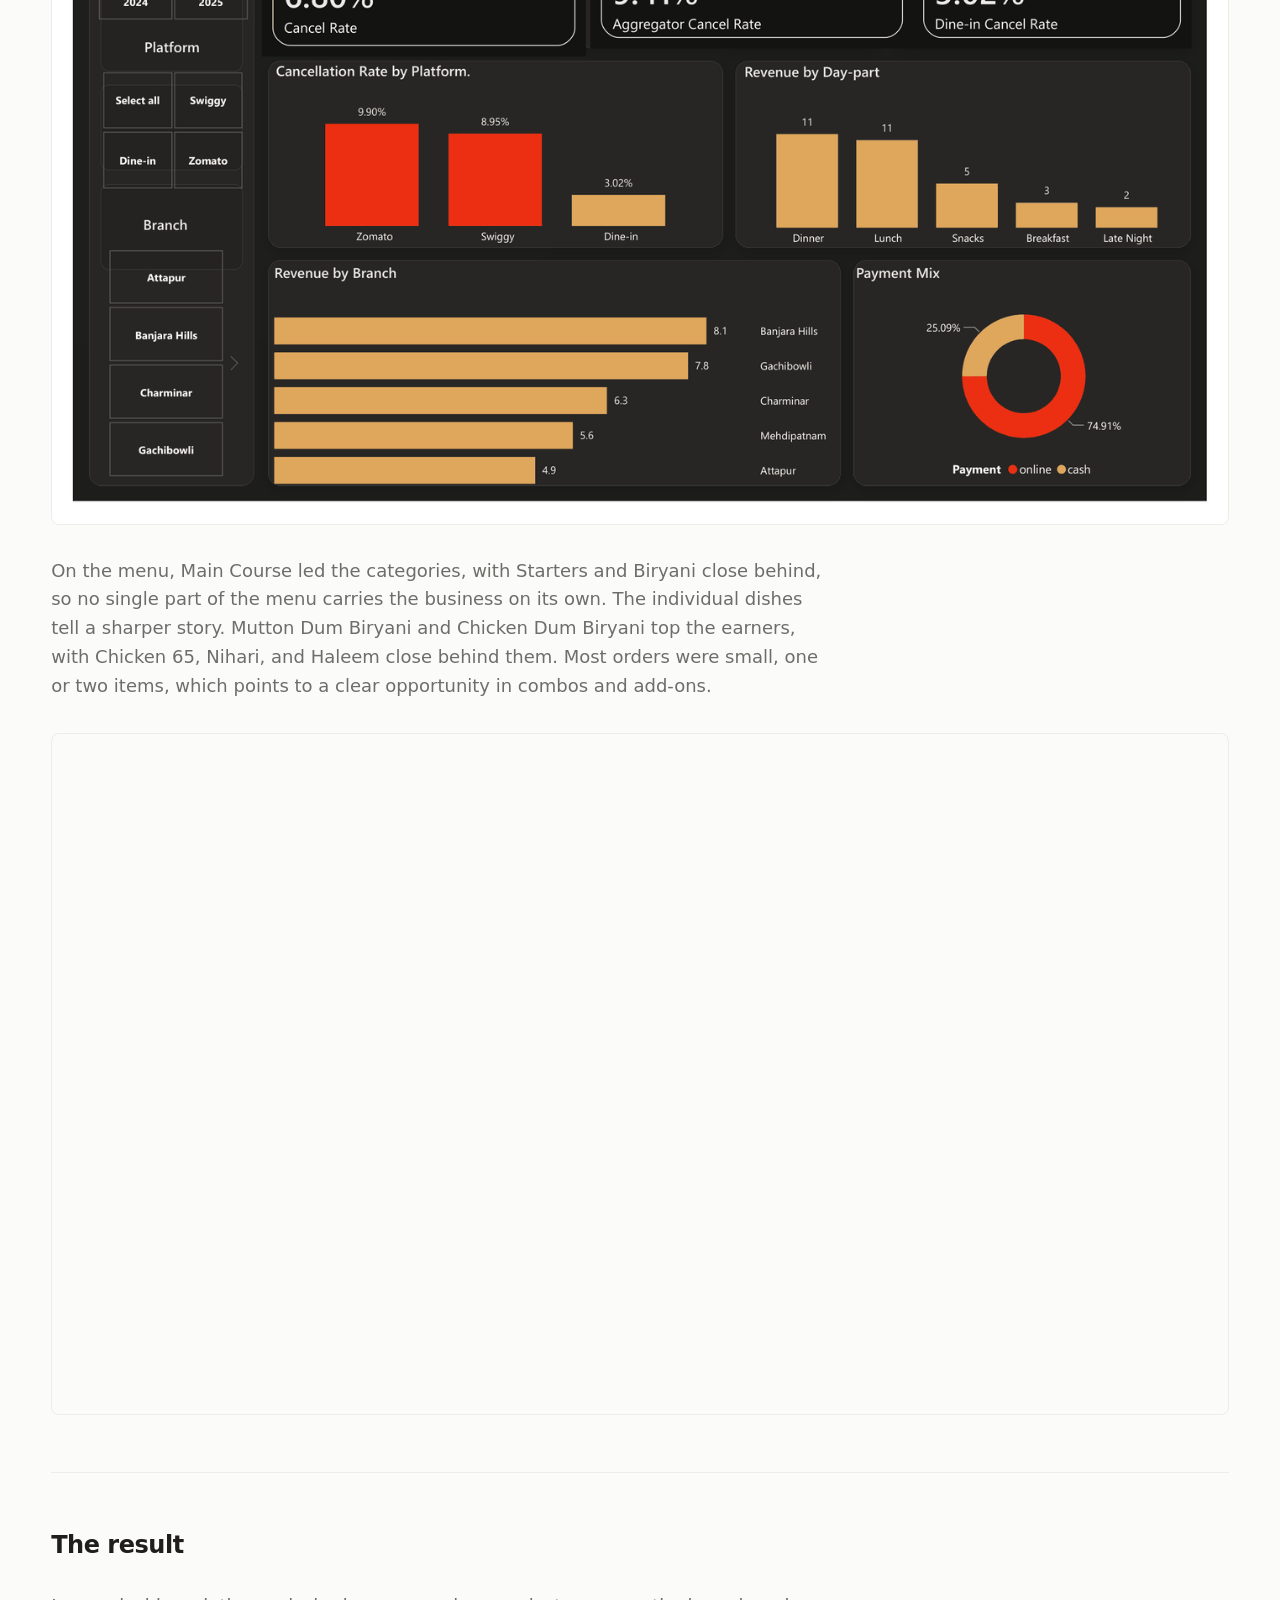
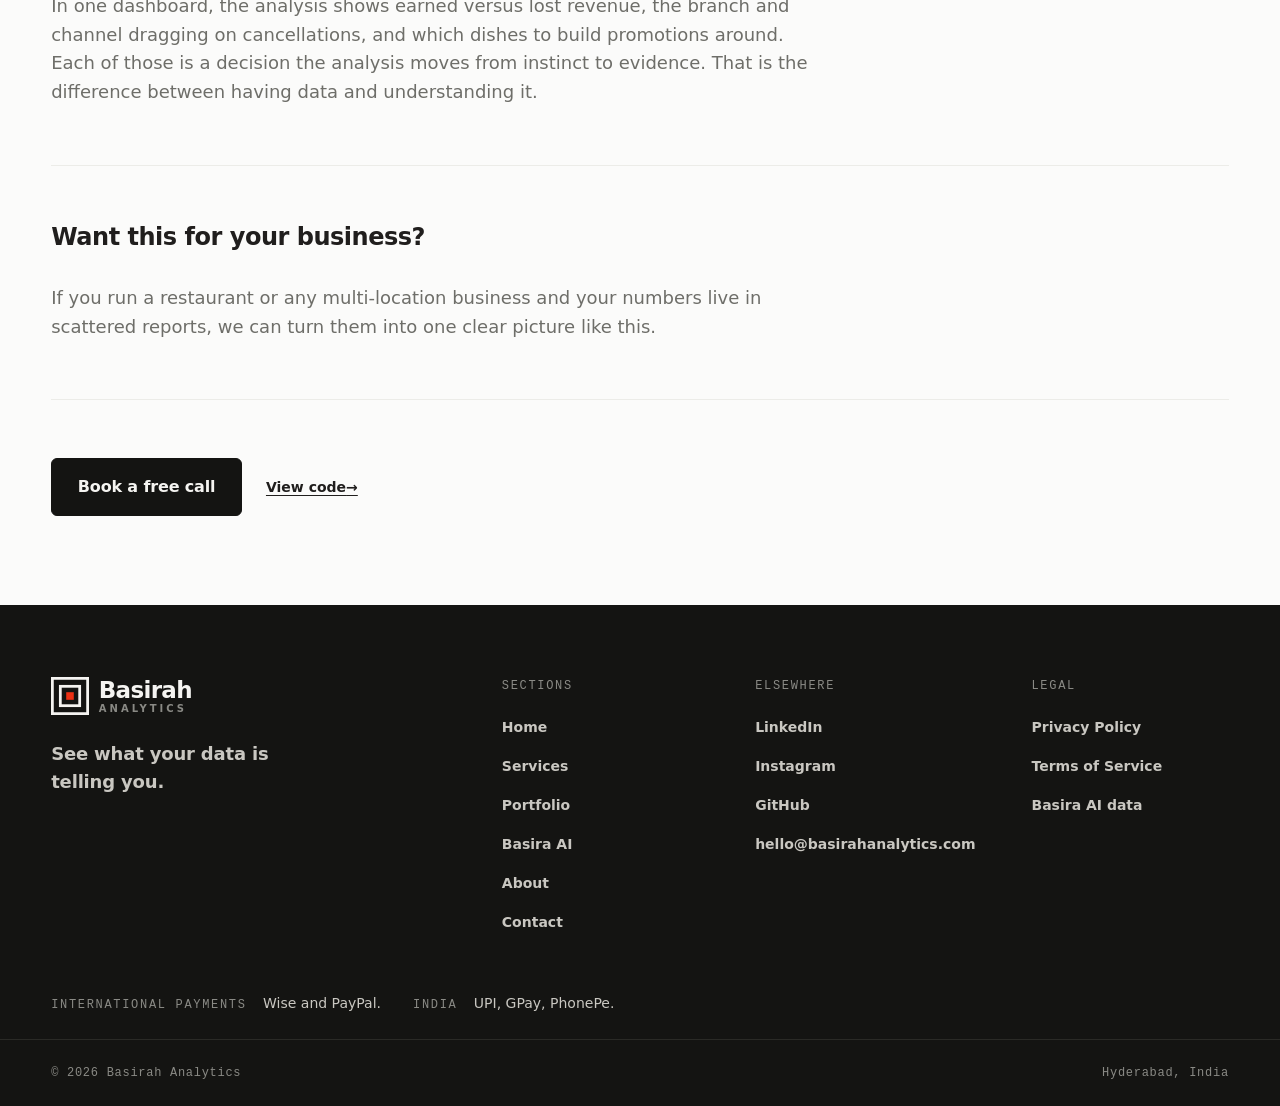
<file: case-studies/restaurant-sales-analysis.html>
<!DOCTYPE html>
<html lang="en">
<head>
<meta charset="utf-8">
<meta name="viewport" content="width=device-width, initial-scale=1">
<title>Restaurant Sales Analysis Case Study | Basirah Analytics</title>
<meta name="description" content="A restaurant sales analysis across five branches that shows where revenue was lost, which branches earned most, and how delivery apps compared to dine-in.">
<meta name="author" content="Haseeb Ur Rahman">
<meta name="theme-color" content="#141412">

<!-- Same policy as the home page. Kept alongside the headers in _headers so
     it still applies if a response ever reaches a visitor without them. -->
<meta http-equiv="Content-Security-Policy" content="default-src 'self'; script-src 'self' https://static.cloudflareinsights.com; style-src 'self' https://fonts.googleapis.com; font-src https://fonts.gstatic.com; img-src 'self'; connect-src 'self' https://cloudflareinsights.com; form-action 'self'; frame-src 'none'; object-src 'none'; base-uri 'none'">
<meta name="referrer" content="strict-origin-when-cross-origin">

<!-- Extensionless, matching the URL Cloudflare serves this file at. -->
<link rel="canonical" href="https://basirahanalytics.com/case-studies/restaurant-sales-analysis">

<meta property="og:type" content="article">
<meta property="og:site_name" content="Basirah Analytics">
<meta property="og:title" content="Restaurant Sales Analysis Case Study | Basirah Analytics">
<meta property="og:description" content="A restaurant sales analysis across five branches that shows where revenue was lost, which branches earned most, and how delivery apps compared to dine-in.">
<meta property="og:url" content="https://basirahanalytics.com/case-studies/restaurant-sales-analysis">
<meta property="og:image" content="https://basirahanalytics.com/assets/img/work/restaurant-1.png">
<meta property="og:image:width" content="1400">
<meta property="og:image:height" content="810">
<meta property="og:image:alt" content="Restaurant dashboard overview page showing 32.72 crore earned revenue, 2.39 crore lost revenue, 755.16 average order value, 433K total orders, a revenue trend over time, and revenue by channel">
<meta property="og:locale" content="en_GB">

<meta name="twitter:card" content="summary_large_image">
<meta name="twitter:title" content="Restaurant Sales Analysis Case Study | Basirah Analytics">
<meta name="twitter:description" content="A restaurant sales analysis across five branches that shows where revenue was lost, which branches earned most, and how delivery apps compared to dine-in.">
<meta name="twitter:image" content="https://basirahanalytics.com/assets/img/work/restaurant-1.png">
<meta name="twitter:image:alt" content="Restaurant dashboard overview page showing 32.72 crore earned revenue, 2.39 crore lost revenue, 755.16 average order value, 433K total orders, a revenue trend over time, and revenue by channel">

<link rel="icon" href="/assets/img/favicon.svg" type="image/svg+xml">
<link rel="icon" href="/assets/img/icon-192.png" sizes="192x192" type="image/png">
<link rel="icon" href="/assets/img/favicon-96.png" sizes="96x96" type="image/png">
<link rel="icon" href="/assets/img/favicon-48.png" sizes="48x48" type="image/png">
<link rel="icon" href="/assets/img/favicon-32.png" sizes="32x32" type="image/png">
<link rel="icon" href="/assets/img/favicon-16.png" sizes="16x16" type="image/png">
<link rel="apple-touch-icon" sizes="180x180" href="/assets/img/apple-touch-icon.png">
<link rel="manifest" href="/site.webmanifest">

<link rel="preconnect" href="https://fonts.googleapis.com">
<link rel="preconnect" href="https://fonts.gstatic.com" crossorigin>
<link href="https://fonts.googleapis.com/css2?family=Archivo:wght@400;500;600;800;900&family=JetBrains+Mono:wght@400;500&display=swap" rel="stylesheet">

<!-- Root relative, so the same tags work from any folder depth. The ?v= must
     stay in step with index.html: both pages share one stylesheet, and a
     mismatch would have one page on a stale copy for up to an hour. -->
<link rel="stylesheet" href="/assets/css/styles.css?v=73">

<!-- The Article describes this page. The ProfessionalService below it repeats
     the @id from the home page rather than inventing a second organisation,
     so the two documents describe one entity instead of competing. Only the
     identifying fields are carried; the full offer catalogue stays on the
     home page where it belongs. -->
<!-- Structured data. Every node describes something this page actually
     shows. The Organization, Person and WebSite @ids are shared across the
     whole site so all pages describe one entity rather than competing copies.
     No rating, review or price is claimed, because none can be substantiated. -->
<script type="application/ld+json">
{
  "@context": "https://schema.org",
  "@graph": [
    {
      "@type": "WebPage",
      "@id": "https://basirahanalytics.com/case-studies/restaurant-sales-analysis#webpage",
      "url": "https://basirahanalytics.com/case-studies/restaurant-sales-analysis",
      "name": "Restaurant Sales Analysis Case Study",
      "description": "A restaurant sales analysis across five branches that shows where revenue was lost, which branches earned most, and how delivery apps compared to dine-in.",
      "isPartOf": {
        "@id": "https://basirahanalytics.com/#website"
      },
      "inLanguage": "en",
      "breadcrumb": {
        "@id": "https://basirahanalytics.com/case-studies/restaurant-sales-analysis#breadcrumb"
      },
      "primaryImageOfPage": {
        "@id": "https://basirahanalytics.com/case-studies/restaurant-sales-analysis#primaryimage"
      },
      "mainEntity": {
        "@id": "https://basirahanalytics.com/case-studies/restaurant-sales-analysis#article"
      }
    },
    {
      "@type": "ImageObject",
      "@id": "https://basirahanalytics.com/case-studies/restaurant-sales-analysis#primaryimage",
      "url": "https://basirahanalytics.com/assets/img/work/restaurant-1.png",
      "contentUrl": "https://basirahanalytics.com/assets/img/work/restaurant-1.png",
      "width": 1400,
      "height": 810
    },
    {
      "@type": "Article",
      "@id": "https://basirahanalytics.com/case-studies/restaurant-sales-analysis#article",
      "headline": "Restaurant sales analysis: finding where the money goes across five branches",
      "description": "A restaurant sales analysis across five branches that shows where revenue was lost, which branches earned most, and how delivery apps compared to dine-in.",
      "image": [
        "https://basirahanalytics.com/assets/img/work/restaurant-1.png",
        "https://basirahanalytics.com/assets/img/work/restaurant-2.png",
        "https://basirahanalytics.com/assets/img/work/restaurant-3.png"
      ],
      "datePublished": "2026-09-05T00:00:00+05:30",
      "dateModified": "2026-09-25T00:00:00+05:30",
      "author": {
        "@id": "https://basirahanalytics.com/#haseeb"
      },
      "publisher": {
        "@id": "https://basirahanalytics.com/#business"
      },
      "mainEntityOfPage": {
        "@id": "https://basirahanalytics.com/case-studies/restaurant-sales-analysis#webpage"
      },
      "isPartOf": {
        "@id": "https://basirahanalytics.com/#website"
      },
      "articleSection": "Case studies",
      "keywords": [
        "restaurant sales analysis",
        "restaurant analytics",
        "revenue analysis",
        "order cancellations",
        "Swiggy",
        "Zomato",
        "Power BI dashboard"
      ],
      "isBasedOn": {
        "@type": "SoftwareSourceCode",
        "name": "Restaurant sales analysis: SQL and dataset generator",
        "codeRepository": "https://github.com/basirah-analytics/restaurant-sales-analysis",
        "programmingLanguage": [
          "SQL",
          "Python"
        ]
      },
      "isAccessibleForFree": true,
      "inLanguage": "en"
    },
    {
      "@type": "BreadcrumbList",
      "@id": "https://basirahanalytics.com/case-studies/restaurant-sales-analysis#breadcrumb",
      "itemListElement": [
        {
          "@type": "ListItem",
          "position": 1,
          "name": "Home",
          "item": "https://basirahanalytics.com/"
        },
        {
          "@type": "ListItem",
          "position": 2,
          "name": "Case studies",
          "item": "https://basirahanalytics.com/portfolio"
        },
        {
          "@type": "ListItem",
          "position": 3,
          "name": "Restaurant Sales Analysis Case Study"
        }
      ]
    },
    {
      "@type": "Organization",
      "@id": "https://basirahanalytics.com/#business",
      "name": "Basirah Analytics",
      "url": "https://basirahanalytics.com/",
      "logo": {
        "@type": "ImageObject",
        "url": "https://basirahanalytics.com/assets/img/icon-512.png",
        "width": 512,
        "height": 512
      },
      "sameAs": [
        "https://www.linkedin.com/company/basirah-analytics/",
        "https://www.instagram.com/basirahanalytics/",
        "https://github.com/basirah-analytics"
      ]
    },
    {
      "@type": "Person",
      "@id": "https://basirahanalytics.com/#haseeb",
      "name": "Haseeb Ur Rahman",
      "jobTitle": "Founder & Data Analyst",
      "url": "https://basirahanalytics.com/about",
      "worksFor": {
        "@id": "https://basirahanalytics.com/#business"
      },
      "sameAs": [
        "https://www.linkedin.com/in/haseeb-ur-rahman-a36503387/",
        "https://github.com/Haseeb-Ur-Rahman22"
      ]
    },
    {
      "@type": "WebSite",
      "@id": "https://basirahanalytics.com/#website",
      "url": "https://basirahanalytics.com/",
      "name": "Basirah Analytics"
    }
  ]
}
</script>
</head>
<body>

<a class="skip-link" href="#main">Skip to content</a>

<header class="site-header" id="site-header">
  <div class="wrap header-inner">

    <a class="brand" href="/" aria-label="Basirah Analytics, home">
      <svg class="brand-mark" viewBox="0 0 220 220" aria-hidden="true" focusable="false">
        <rect x="8" y="8" width="204" height="204" fill="none" stroke="currentColor" stroke-width="16"/>
        <rect x="54" y="54" width="112" height="112" fill="none" stroke="currentColor" stroke-width="16"/>
        <rect x="88" y="88" width="44" height="44" fill="var(--accent)"/>
      </svg>
      <span class="brand-text">
        <span class="brand-name">Basirah</span>
        <span class="brand-sub">Analytics</span>
      </span>
    </a>

    <nav class="nav" id="nav" aria-label="Primary">
      <ul class="nav-list">
        <li><a href="/" class="nav-link">Home</a></li>
        <li><a href="/services" class="nav-link">Services</a></li>
        <li><a href="/portfolio" class="nav-link is-current" aria-current="page">Portfolio</a></li>
        <li><a href="/basira-ai" class="nav-link">Basira AI</a></li>
        <li><a href="/about" class="nav-link">About</a></li>
        <li><a href="/contact" class="nav-link">Contact</a></li>
      </ul>
      <a class="btn btn-ink nav-cta" href="/contact">Book a free call</a>
    </nav>

    <button class="nav-toggle" id="nav-toggle" type="button"
            aria-expanded="false" aria-controls="nav" aria-label="Open menu">
      <span class="nav-toggle-bars" aria-hidden="true"></span>
    </button>

  </div>
</header>

<main id="main">

  <section class="section section-light">
    <div class="wrap">

      <article class="detail case-study">

        <header class="detail-head">
          <!-- Mirrors the BreadcrumbList in the JSON-LD above. Three levels
               now that /portfolio exists as its own page; the text of the
               current item must stay identical to position 3 there. -->
          <nav aria-label="Breadcrumb" class="breadcrumb">
            <ol>
              <li><a href="/">Home</a></li>
              <li><a href="/portfolio">Case studies</a></li>
              <li aria-current="page">Restaurant Sales Analysis Case Study</li>
            </ol>
          </nav>
          <p class="eyebrow detail-cat">case study &middot; demonstration project</p>
          <h1 class="detail-title">Restaurant sales analysis: finding where the money goes across five branches</h1>
          <p class="detail-summary">
            Most restaurant owners can tell you their busiest branch and their most-loved dish from
            memory. What they usually cannot tell you is where the money quietly leaks out. Which
            branch cancels the most orders. Whether Swiggy and Zomato actually earn more than they
            cost. Which items look popular but barely move the bill. This is a demonstration project
            we built to show exactly how we answer those questions with data. It uses a realistic
            simulated dataset of a five-branch Hyderabadi restaurant chain, one million order
            records in all, of which 433 thousand completed and paid. The patterns are true to life
            even though the business is not a real client.
          </p>
        </header>

        <section class="case">
          <h2 class="block-title">The problem</h2>
          <div class="origin">
            <p>
              A growing chain runs five branches across Hyderabad, sells on dine-in as well as
              Swiggy and Zomato, and takes both cash and online payments. Sales are healthy, but
              nobody has a clear picture of the whole business in one place. Cancelled and refunded
              orders are treated as noise. Delivery apps feel expensive, but no one has checked. The
              owner is making decisions on gut feel because the numbers live in scattered reports
              nobody has time to join together.
            </p>
          </div>
        </section>

        <section class="insights">
          <h2 class="block-title">The questions we set out to answer</h2>
          <ul class="insight-list">
            <li>How much did the business actually earn, and how much did it lose to cancellations?</li>
            <li>Which branches carry the business, and which are quietly underperforming?</li>
            <li>Do the delivery apps help or hurt once cancellations are counted?</li>
            <li>Which menu categories and dishes truly drive revenue, not just order counts?</li>
          </ul>
        </section>

        <section class="case">
          <h2 class="block-title">What we analysed</h2>
          <div class="origin">
            <p>
              We worked with one million order records across the five branches, covering the full
              menu of 32 Hyderabadi items, three sales channels (dine-in, Swiggy, Zomato), and every
              order status: completed, cancelled, and refunded. The 433 thousand on the dashboard is
              the completed and paid count, which is the figure the revenue numbers are built on. We
              treated refunded orders as revenue
              retained rather than lost, and counted only cancelled orders as lost revenue, so the
              earnings figure reflects money the business actually kept. The data was cleaned and
              modelled in SQL, then built into a three-page Power BI dashboard covering the
              overview, the menu, and operations.
            </p>
          </div>

          <!-- Report page 1 of 3. Sits under the paragraph describing the
               model, because it is the overview the rest of the page drills
               down from. -->
          <figure class="visual">
            <a href="/assets/img/work/restaurant-1.png"
               aria-label="Open the full size overview dashboard image">
              <img src="/assets/img/work/restaurant-1.png"
                   alt="Restaurant dashboard overview page showing 32.72 crore earned revenue, 2.39 crore lost revenue, 755.16 average order value, 433K total orders, a revenue trend over time, and revenue by channel"
                   width="1400" height="810" loading="lazy" decoding="async">
            </a>
            <figcaption class="visual-hint">Tap to enlarge</figcaption>
          </figure>
        </section>

        <section class="case">
          <h2 class="block-title">What we found</h2>
          <div class="origin">
            <p>
              The chain earned around &#8377;32.7 crore over the period. It lost about &#8377;2.39
              crore to cancelled orders, a cancellation rate of 6.80 percent, with an average order
              value near &#8377;755.
            </p>
            <p>
              The branches told a clear story. Banjara Hills led the chain, followed by Gachibowli,
              the upscale and IT-hub areas where spend runs highest. Charminar behaved differently,
              leaning heavily on dine-in and local orders rather than delivery.
            </p>
            <p>
              The delivery-app question had a sharp answer. Dine-in and local orders brought in the
              most revenue and cancelled the least, around 3 percent. Swiggy and Zomato cancelled
              roughly three times as often, near 9 to 10 percent, which means a real slice of their
              apparent sales never turned into money. The apps still add reach, but they cost more
              in lost orders than the direct channel does.
            </p>
          </div>

          <!-- Report page 3 of 3, placed directly under the cancellation and
               channel paragraph it evidences. -->
          <figure class="visual">
            <a href="/assets/img/work/restaurant-3.png"
               aria-label="Open the full size operations and channels dashboard image">
              <img src="/assets/img/work/restaurant-3.png"
                   alt="Restaurant dashboard operations and channels page showing a 6.80 percent overall cancellation rate against 9.41 percent for aggregators and 3.02 percent for dine-in, cancellation rate by platform, revenue by day-part, revenue by branch, and payment mix"
                   width="1400" height="810" loading="lazy" decoding="async">
            </a>
            <figcaption class="visual-hint">Tap to enlarge</figcaption>
          </figure>

          <div class="origin">
            <p>
              On the menu, Main Course led the categories, with Starters and Biryani close behind,
              so no single part of the menu carries the business on its own. The individual dishes
              tell a sharper story. Mutton Dum Biryani and Chicken Dum Biryani top the earners, with
              Chicken 65, Nihari, and Haleem close behind them. Most orders were small, one or two
              items, which points to a clear opportunity in combos and add-ons.
            </p>
          </div>

          <!-- Report page 2 of 3, under the menu paragraph. -->
          <figure class="visual">
            <a href="/assets/img/work/restaurant-2.png"
               aria-label="Open the full size menu and product dashboard image">
              <img src="/assets/img/work/restaurant-2.png"
                   alt="Restaurant dashboard menu and product page showing Main Course as top category, Mutton Dum Biryani as top item, 2.31 items per order, a popularity versus revenue scatter plot, revenue by category, and the top ten items by revenue"
                   width="1400" height="810" loading="lazy" decoding="async">
            </a>
            <figcaption class="visual-hint">Tap to enlarge</figcaption>
          </figure>
        </section>

        <section class="case">
          <h2 class="block-title">The result</h2>
          <div class="origin">
            <p>
              In one dashboard, the analysis shows earned versus lost revenue, the branch and
              channel dragging on cancellations, and which dishes to build promotions around. Each of those is a decision the analysis moves from instinct to evidence. That is the
              difference between having data and understanding it.
            </p>
          </div>
        </section>

        <section class="case">
          <h2 class="block-title">Want this for your business?</h2>
          <div class="origin">
            <p>
              If you run a restaurant or any multi-location business and your numbers live in
              scattered reports, we can turn them into one clear picture like this.
            </p>
          </div>

          <!-- The code link sits here because the tile now opens this page
               instead of the inline panel that used to carry it. -->
          <div class="detail-cta">
            <a class="btn btn-ink btn-lg" href="/contact">Book a free call</a>
            <a class="link-arrow" href="https://github.com/basirah-analytics/restaurant-sales-analysis"
               target="_blank" rel="noopener">View code <span aria-hidden="true">&rarr;</span></a>
          </div>
        </section>

      </article>

    </div>
  </section>

</main>

<footer class="site-footer section-dark">
  <div class="wrap footer-inner">

    <div class="footer-brand">
      <a class="brand footer-logo" href="/" aria-label="Basirah Analytics, home">
        <svg class="brand-mark" viewBox="0 0 220 220" aria-hidden="true" focusable="false">
        <rect x="8" y="8" width="204" height="204" fill="none" stroke="currentColor" stroke-width="16"/>
        <rect x="54" y="54" width="112" height="112" fill="none" stroke="currentColor" stroke-width="16"/>
        <rect x="88" y="88" width="44" height="44" fill="var(--accent)"/>
      </svg>
        <span class="brand-text">
          <span class="brand-name">Basirah</span>
          <span class="brand-sub">Analytics</span>
        </span>
      </a>
      <p class="footer-tagline">See what your data is telling you.</p>
    </div>

    <nav class="footer-nav" aria-label="Footer">
      <p class="footer-heading">Sections</p>
      <ul>
        <li><a href="/">Home</a></li>
        <li><a href="/services">Services</a></li>
        <li><a href="/portfolio">Portfolio</a></li>
        <li><a href="/basira-ai">Basira AI</a></li>
        <li><a href="/about">About</a></li>
        <li><a href="/contact">Contact</a></li>
      </ul>
    </nav>

    <div class="footer-contact">
      <p class="footer-heading">Elsewhere</p>
      <ul>
        <li><a href="https://www.linkedin.com/company/basirah-analytics/" target="_blank" rel="noopener">LinkedIn</a></li>
        <li><a href="https://www.instagram.com/basirahanalytics" target="_blank" rel="noopener">Instagram</a></li>
        <li><a href="https://github.com/basirah-analytics" target="_blank" rel="noopener">GitHub</a></li>
        <li><a href="mailto:hello@basirahanalytics.com">hello@basirahanalytics.com</a></li>
      </ul>
    </div>

    <div class="footer-contact">
      <p class="footer-heading">Legal</p>
      <ul>
        <li><a href="/privacy">Privacy Policy</a></li>
        <li><a href="/terms">Terms of Service</a></li>
        <li><a href="/basira-ai-data">Basira AI data</a></li>
      </ul>
    </div>

  </div>

  <!-- Payment methods, international and India kept visibly separate so a
       cross-border buyer can see their own route without reading past ours. -->
  <div class="wrap footer-pay">
    <p><span class="pay-label">International payments</span> Wise and PayPal.</p>
    <p><span class="pay-label">India</span> UPI, GPay, PhonePe.</p>
  </div>

  <div class="wrap footer-base">
    <p class="footer-copy">&copy; 2026 Basirah Analytics</p>
    <p class="footer-place">Hyderabad, India</p>
  </div>
</footer>

<script src="/assets/js/main.js?v=69" defer></script>
</body>
</html>
</file>
<file: assets/css/styles.css>
/* =====================================================================
   Basirah Analytics: styles.css
   1. Tokens  2. Reset  3. Base type  4. Utilities  5. Buttons
   6. Navbar  7. Hero  8. Section stubs  9. Responsive
   ===================================================================== */

/* ------------------------------ 1. TOKENS ------------------------------ */
:root {
  /* colour */
  --ink:            #141412;   /* dark section background */
  --paper:          #FBFBFA;   /* light section background */
  --text-light:     #F5F4F1;   /* text on dark */
  --text-dark:      #201E1D;   /* text on light */
  --muted-dark:     #8A8A85;   /* secondary text on dark (5.3:1 on --ink) */
  --muted:          var(--muted-dark);   /* light sections remap this to --muted-ink */
  --muted-ink:      #6E6E69;   /* secondary text on light (5.0:1 on --paper) */
  --border:         #ECECE8;   /* hairline on light */
  --border-dark:    #2A2A26;   /* hairline on dark */
  --border-2:       #E2E2DD;   /* card hairline, one step darker than --border */
  --accent:         #EC3013;   /* Signal Red: ONE focal element per view */
  --signal-amber:   #EF9F27;   /* data signals only, never an action (8.6:1 on --ink) */

  /* type */
  --font-sans: "Archivo", system-ui, -apple-system, "Segoe UI", Helvetica, Arial, sans-serif;
  --font-mono: "JetBrains Mono", ui-monospace, SFMono-Regular, Menlo, Consolas, monospace;

  --fw-body: 400;
  --fw-label: 600;
  --fw-head: 800;
  --fw-display: 900;

  /* fluid type scale */
  --fs-display: clamp(2.75rem, 1.35rem + 6.2vw, 6rem);
  --fs-h2:      clamp(2rem, 1.35rem + 2.8vw, 3.25rem);
  --fs-h3:      clamp(1.25rem, 1.1rem + 0.7vw, 1.5rem);
  --fs-hero:    clamp(2.4rem, 1.1rem + 4.4vw, 4.6rem);   /* every dark hero h1: Home, Basira AI, Contact */
  --fs-lead:    1.125rem;     /* lead reading text, 18px */
  --fs-body:    1.0625rem;    /* reading text, 17px */
  --fs-small:   1rem;         /* supporting text, 16px */
  --fs-ui:      0.875rem;     /* buttons, nav and link labels, 14px; no sentence text below this */
  --fs-mono:    0.75rem;

  --tracking-tight: -0.03em;
  --tracking-mono:  0.14em;

  /* space */
  --space-1: 0.25rem;
  --space-2: 0.5rem;
  --space-3: 0.75rem;
  --space-4: 1rem;
  --space-5: 1.5rem;
  --space-6: 2rem;
  --space-7: 3rem;
  --space-8: 4rem;
  --space-9: 6rem;
  --space-10: 8rem;

  /* layout */
  /* The container was 1200px, which left ~200px dead on each side of a 1600px
     screen and squeezed every grid into a middle strip. Widened so cards,
     images and the video use the screen; prose is capped separately by
     --measure so lines never get too long to read. */
  --wrap-max: 1440px;
  --gutter: clamp(1.25rem, 4vw, 3.5rem);

  /* Comfortable reading width for running text, roughly 70 to 80 characters.
     Applied to paragraphs, never to grids. */
  --measure: 68ch;
  --header-h: 68px;

  /* shape and motion, flat: small radii, no shadows, no gradients */
  --radius: 6px;
  --radius-lg: 8px;
  --hairline: 1px;
  --ease: cubic-bezier(.22, .61, .36, 1);
  --dur: 180ms;
}

/* ------------------------------ 2. RESET ------------------------------ */
*, *::before, *::after { box-sizing: border-box; }

html { -webkit-text-size-adjust: 100%; scroll-behavior: smooth; }

body,
h1, h2, h3, h4, p, figure, blockquote, dl, dd, ul, ol { margin: 0; }

ul, ol { padding: 0; list-style: none; }

img, picture, svg { display: block; max-width: 100%; height: auto; }

button, input, textarea, select { font: inherit; color: inherit; }

button { background: none; border: 0; padding: 0; cursor: pointer; }

a { color: inherit; text-decoration: none; }

/* Sticky-header offset lives on the scrolling box, not on each target.
   scroll-padding-top reserves the space once and applies to every scroll
   operation: native hash navigation, scrollIntoView, focus, find-in-page and
   any anchor added later. Per-target scroll-margin only covers the elements
   you remember to list.

   It is deliberately a static value. An earlier version measured the header
   in JS and wrote the result back into --header-h, which .header-inner also
   uses for min-height: measuring the header therefore resized the header,
   which retriggered the measurement. That fed back on itself until the bar
   filled the screen. Never write a measured size into a variable that any
   layout rule consumes. */
html {
  scroll-padding-top: calc(var(--header-h) + var(--space-4));
}

@media (prefers-reduced-motion: reduce) {
  html { scroll-behavior: auto; }
  *, *::before, *::after {
    animation-duration: 0.01ms !important;
    animation-iteration-count: 1 !important;
    transition-duration: 0.01ms !important;
  }
}

/* ---------------------------- 3. BASE TYPE ---------------------------- */
body {
  background: var(--paper);
  color: var(--text-dark);
  font-family: var(--font-sans);
  font-size: var(--fs-body);
  font-weight: var(--fw-body);
  line-height: 1.6;
  -webkit-font-smoothing: antialiased;
  text-rendering: optimizeLegibility;
}

h1, h2, h3 {
  font-weight: var(--fw-head);
  line-height: 1.04;
  letter-spacing: var(--tracking-tight);
  text-wrap: balance;
}

h1 { font-size: var(--fs-display); font-weight: var(--fw-display); }
h2 { font-size: var(--fs-h2); }
h3 { font-size: var(--fs-h3); line-height: 1.2; letter-spacing: -0.02em; }

p { text-wrap: pretty; }

/* mono eyebrow / label */
.eyebrow,
.badge-available {
  font-family: var(--font-mono);
  font-size: var(--fs-mono);
  font-weight: 500;
  letter-spacing: var(--tracking-mono);
  text-transform: uppercase;
}

/* the "//" is decoration, drawn in CSS so screen readers don't announce it */
.eyebrow { color: var(--muted); }
.eyebrow::before { content: "// "; }

/* ---------------------------- SCROLLBAR ---------------------------- */
/* Slimmed and tinted to match the palette rather than removed. On a page this
   tall the bar is the only cue for how far through the visitor is, and the
   only way to drag-scroll; hiding it entirely costs real usability for a
   cosmetic gain. This keeps the affordance without the chunky OS default.
   To hide it completely instead, swap the rules below for
   `scrollbar-width: none` plus `::-webkit-scrollbar { display: none }`. */
html {
  scrollbar-width: thin;                        /* Firefox */
  scrollbar-color: #CFCEC7 transparent;
}

::-webkit-scrollbar { width: 11px; height: 11px; }
::-webkit-scrollbar-track { background: transparent; }
::-webkit-scrollbar-thumb {
  background-color: #CFCEC7;
  border-radius: 999px;
  /* transparent border narrows the visible thumb without shrinking the hit area */
  border: 3px solid transparent;
  background-clip: content-box;
}
::-webkit-scrollbar-thumb:hover { background-color: #B4B3AB; }

/* ---------------------------- 4. UTILITIES ---------------------------- */
.wrap {
  width: 100%;
  max-width: var(--wrap-max);
  margin-inline: auto;
  padding-inline: var(--gutter);
}

/* Vertical rhythm between sections. Wider content needs more air around it
   or the page reads as a solid block, so this is up from the previous
   clamp(3rem, 6.5vw, 5.5rem) now that the container is 1440px. */
.section { padding-block: clamp(3.5rem, 7vw, 7rem); }

.section-dark {
  background: var(--ink);
  color: var(--text-light);
  --border: var(--border-dark);
}

/* on light backgrounds the muted grey must darken to hold WCAG AA */
.section-light {
  background: var(--paper);
  color: var(--text-dark);
  --muted: var(--muted-ink);
}

.accent-dot { color: var(--accent); }

/* Off screen but still read aloud and still indexed, unlike display:none */
.sr-only {
  position: absolute;
  width: 1px;
  height: 1px;
  padding: 0;
  margin: -1px;
  overflow: hidden;
  clip-path: inset(50%);
  white-space: nowrap;
  border: 0;
}

.skip-link {
  position: absolute;
  left: var(--space-4);
  top: var(--space-4);
  z-index: 999;
  padding: var(--space-2) var(--space-4);
  background: var(--ink);
  color: var(--text-light);
  border-radius: var(--radius);
  font-weight: var(--fw-label);
  transform: translateY(-200%);
}
/* Instant, no slide: it is reached by keyboard, and keyboard-initiated UI
   should never make the user wait. */
.skip-link:focus-visible { transform: translateY(0); }

:focus-visible {
  outline: 2px solid var(--accent);
  outline-offset: 3px;
  border-radius: 2px;
}

/* ----------------------------- 5. BUTTONS ----------------------------- */
.btn {
  display: inline-flex;
  align-items: center;
  justify-content: center;
  gap: var(--space-2);
  padding: 0.7rem 1.15rem;
  border: var(--hairline) solid transparent;
  border-radius: var(--radius);
  font-size: var(--fs-ui);
  font-weight: var(--fw-label);
  letter-spacing: -0.01em;
  white-space: nowrap;
  transition: background-color var(--dur) var(--ease),
              color var(--dur) var(--ease),
              border-color var(--dur) var(--ease);
}

.btn-lg { padding: 0.95rem 1.6rem; font-size: 1rem; }

.btn-ink {
  background: var(--ink);
  color: var(--text-light);
  border-color: var(--ink);
}
.btn-ink:hover { background: #000; border-color: #000; }

.btn-paper {
  background: var(--text-light);
  color: var(--text-dark);
  border-color: var(--text-light);
}
.btn-paper:hover { background: #fff; border-color: #fff; }

/* ------------------------------ 6. NAVBAR ------------------------------ */
.site-header {
  position: sticky;
  top: 0;
  z-index: 100;
  background: var(--paper);
  --muted: var(--muted-ink);
  border-bottom: var(--hairline) solid transparent;
  transition: border-color var(--dur) var(--ease);
}
.site-header.is-stuck { border-bottom-color: var(--border); }

.header-inner {
  display: flex;
  align-items: center;
  gap: var(--space-5);
  min-height: var(--header-h);
}

/* ---- brand lockup: mark + live wordmark ---- */
.brand {
  flex: none;
  display: inline-flex;
  align-items: center;
  gap: 0.6rem;
  transition: opacity var(--dur) var(--ease);
}
.brand:hover { opacity: 0.72; }

.brand-mark {
  flex: none;
  width: 30px;
  height: 30px;
  color: var(--text-dark);   /* rings; the centre square stays accent */
}

.brand-text { display: flex; flex-direction: column; line-height: 1; }

.brand-name {
  font-size: 1.1875rem;
  font-weight: var(--fw-display);
  letter-spacing: -0.03em;
  color: var(--text-dark);
}

/* the part that was illegible before: now its own element, sized on purpose */
.brand-sub {
  margin-top: 0.18em;
  font-size: 0.5625rem;
  font-weight: var(--fw-label);
  letter-spacing: 0.3em;
  text-transform: uppercase;
  color: var(--muted);
}

.section-dark .brand-mark,
.section-dark .brand-name,
.site-footer .brand-mark,
.site-footer .brand-name { color: var(--text-light); }

.nav {
  flex: 1;
  display: flex;
  align-items: center;
  justify-content: flex-end;
  gap: clamp(var(--space-5), 3vw, var(--space-7));
}

.nav-list {
  display: flex;
  align-items: center;
  gap: clamp(var(--space-4), 2vw, var(--space-6));
}

.nav-link {
  position: relative;
  display: inline-block;
  padding-block: 0.35rem;
  font-size: var(--fs-ui);
  font-weight: var(--fw-label);
  letter-spacing: -0.01em;
  color: var(--muted);
  transition: color var(--dur) var(--ease);
}
.nav-link:hover { color: var(--text-dark); }

.nav-link.is-current { color: var(--text-dark); }
.nav-link.is-current::after {
  content: "";
  position: absolute;
  left: 0;
  right: 0;
  bottom: -2px;
  height: 2px;
  background: var(--text-dark);
}

/* hamburger */
.nav-toggle {
  display: none;
  flex: none;
  width: 44px;
  height: 44px;
  margin-right: -10px;
  border-radius: var(--radius);
  align-items: center;
  justify-content: center;
}

.nav-toggle-bars,
.nav-toggle-bars::before,
.nav-toggle-bars::after {
  display: block;
  width: 20px;
  height: 2px;
  background: var(--text-dark);
  transition: transform var(--dur) var(--ease), opacity var(--dur) var(--ease);
}
.nav-toggle-bars { position: relative; }
.nav-toggle-bars::before,
.nav-toggle-bars::after { content: ""; position: absolute; left: 0; }
.nav-toggle-bars::before { top: -6px; }
.nav-toggle-bars::after  { top: 6px; }

.nav-toggle[aria-expanded="true"] .nav-toggle-bars { background: transparent; }
.nav-toggle[aria-expanded="true"] .nav-toggle-bars::before { transform: translateY(6px) rotate(45deg); }
.nav-toggle[aria-expanded="true"] .nav-toggle-bars::after  { transform: translateY(-6px) rotate(-45deg); }

/* ------------------------------- 7. HERO ------------------------------- */
/* Sized so the navbar, hero and toolkit strip land inside one screen. svh
   rather than vh, since vh on mobile measures the viewport with the browser
   chrome retracted and overshoots by the toolbar height. */
.hero {
  min-height: calc(100svh - var(--header-h));
  display: flex;
  flex-direction: column;
  /* centres the copy and the toolkit rail together as one stack. Previously
     the inner block took flex:1 and the rail had margin-top:auto, which
     pinned the rail to the floor and opened a void between them on tall
     screens. Any leftover height now splits above and below the group. */
  justify-content: center;
  padding-top: clamp(1.75rem, 4vw, 3rem);
  padding-bottom: 0;
}

.hero-inner {
  display: flex;
  flex-direction: column;
}

.hero .eyebrow { color: var(--muted); margin-bottom: var(--space-5); }

/* Eyebrow row above the question. */
.hero-top {
  display: flex;
  flex-wrap: wrap;
  align-items: center;
  justify-content: space-between;
  gap: var(--space-3) var(--space-4);
  margin-bottom: var(--space-5);
}
.hero-top .eyebrow { margin-bottom: 0; }

/* ---- the hero question ---- */
/* Six questions sit in the markup; one shows per page load. The first is the
   default, and html[data-hero-q] (set by hero-question.js before first paint)
   swaps in another, so the question never changes once it is on screen. */
.hero-question { margin-bottom: var(--space-3); }
.hero-q + .hero-q { display: none; }
html[data-hero-q] .hero-q { display: none; }
html[data-hero-q="0"] .hero-q:nth-child(1),
html[data-hero-q="1"] .hero-q:nth-child(2),
html[data-hero-q="2"] .hero-q:nth-child(3),
html[data-hero-q="3"] .hero-q:nth-child(4),
html[data-hero-q="4"] .hero-q:nth-child(5),
html[data-hero-q="5"] .hero-q:nth-child(6) { display: block; }

.hero-q {
  font-size: var(--fs-hero);
  font-weight: var(--fw-head);
  line-height: .98;
  letter-spacing: -.035em;
  max-width: 16ch;
  text-wrap: balance;
  color: var(--text-light);
}

/* Forced break for the two questions short enough to sit on one line, so
   every question reads as two. Named after .br-lg, which does the same job
   in the services heading, but at 600px rather than 767px: between those
   two widths these questions still fit on one line, so .br-lg would have
   left them unbalanced exactly where the break is wanted. Below 600px the
   break is dropped and they wrap on their own. The space that rejoins the
   halves lives after the br in the markup. */
@media (max-width: 600px) {
  .br-md { display: none; }
}

/* Now an h1 rather than a paragraph, so the heading weight and tracking the
   element carries have to be unset to keep the old subhead's voice. */
.hero-sub {
  max-width: 54ch;
  font-size: var(--fs-lead);
  font-weight: var(--fw-body);
  line-height: 1.5;
  letter-spacing: 0;
  color: #C9C7C1;
  margin-bottom: var(--space-7);
  text-wrap: pretty;
}

.hero-actions {
  display: flex;
  flex-wrap: wrap;
  align-items: center;
  gap: var(--space-5) var(--space-6);
  margin-bottom: var(--space-6);
}

.badge-available {
  display: inline-flex;
  align-items: center;
  gap: 0.6em;
  color: var(--muted);
}
/* the spec names .badge .d; this site's markup is .badge-available .dot */
/* Text Light, not Signal Red: the hero's one red point is the question mark. */
.badge-available .dot {
  position: relative;
  width: 7px;
  height: 7px;
  border-radius: 50%;
  background: var(--text-light);
}
/* The pulse is a ring on a pseudo-element, scaled and faded (transform and
   opacity only, never box-shadow, which repaints every frame). Three pulses
   on load, then it stops: a live-status cue, not a permanent flicker. The
   ring rests at opacity 0, so when the animation ends nothing is left. */
.badge-available .dot::after {
  content: "";
  position: absolute;
  inset: 0;
  border-radius: 50%;
  background: var(--text-light);
  opacity: 0;
}
@media (prefers-reduced-motion: no-preference) {
  .badge-available .dot::after { animation: live 2.4s var(--ease) 3; }
}
@keyframes live {
  0%   { opacity: 0.5; transform: scale(1); }
  70%  { opacity: 0;   transform: scale(3); }
  100% { opacity: 0;   transform: scale(3); }
}

/* ------------------------------ 8. SERVICES ------------------------------ */
/* Opening: the offer and the one action. Kept compact so "Book a free call"
   sits inside the first screen on a 375px phone. */
.svc-open { padding-bottom: clamp(2.5rem, 5vw, 4rem); }
.svc-open-head { max-width: 50rem; margin-bottom: var(--space-6); }
.svc-open-head .section-lead { max-width: 58ch; margin-top: var(--space-5); }

/* A group: "01 Understand your business", "02 Deliver it and keep it
   running". The number is a real sequence (understand first, then deliver),
   so it earns its place. */
.svc-group { padding-top: clamp(2.5rem, 5vw, 4rem); }
/* Stepped down from the h2 default so the page h1 leads: these name groups,
   they are not a second headline. */
.svc-group-title {
  display: flex;
  align-items: baseline;
  gap: var(--space-4);
  font-size: clamp(1.625rem, 1.3rem + 1.4vw, 2.5rem);
  margin-bottom: clamp(1.5rem, 3vw, 2.5rem);
}
.svc-group-num {
  font-family: var(--font-mono);
  font-size: var(--fs-mono);
  font-weight: 500;
  letter-spacing: var(--tracking-mono);
  color: var(--muted);
  flex: none;
}

/* One service per row, hairline above: name and one line on the left, the
   list and any demonstration link on the right. Text-led on purpose, no
   icons and no cards. */
.svc {
  display: grid;
  gap: var(--space-5);
  padding-block: clamp(1.75rem, 3.5vw, 2.75rem);
  border-top: var(--hairline) solid var(--border);
}
.svc-name { margin-bottom: var(--space-3); }
.svc-line {
  max-width: 44ch;
  font-size: var(--fs-lead);
  line-height: 1.5;
  letter-spacing: -0.01em;
}
.svc-label {
  margin-bottom: var(--space-3);
  font-family: var(--font-mono);
  font-size: var(--fs-mono);
  font-weight: 500;
  letter-spacing: var(--tracking-mono);
  text-transform: uppercase;
  color: var(--muted);
}
.svc-list { display: grid; gap: var(--space-2); max-width: 60ch; }
.svc-list li {
  position: relative;
  padding-left: 1.25rem;
  line-height: 1.55;
}
/* a small muted square, the aperture shape without the red */
.svc-list li::before {
  content: "";
  position: absolute;
  left: 0;
  top: 0.6em;
  width: 6px;
  height: 6px;
  border-radius: 1px;
  background: var(--muted);
}
.svc-case { display: inline-block; margin-top: var(--space-5); }

.section-dark .svc-line,
.section-dark .svc-list li { color: #C9C7C1; }

@media (min-width: 900px) {
  .svc {
    grid-template-columns: minmax(0, 5fr) minmax(0, 7fr);
    gap: var(--space-7);
  }
}

/* Ways to work together: the packages as a slim strip, no prices, no
   buttons. The page has one action, and it lives in the opening and the
   closing strip. */
.ways { padding-block: clamp(2.5rem, 5vw, 4rem); }
.ways-title { font-size: var(--fs-h3); line-height: 1.2; letter-spacing: -0.02em; margin-bottom: var(--space-5); }
.ways-list { display: grid; gap: 0; }
.ways-item {
  padding-block: var(--space-5);
  border-top: var(--hairline) solid var(--border);
}
.ways-tag,
.ways-note {
  font-family: var(--font-mono);
  font-size: var(--fs-mono);
  font-weight: 500;
  letter-spacing: var(--tracking-mono);
  text-transform: uppercase;
  color: var(--muted);
}
.ways-tag { margin-bottom: var(--space-2); }
.ways-note { margin-top: var(--space-3); color: var(--text-dark); }
.ways-name { font-size: 1.125rem; line-height: 1.2; letter-spacing: -0.02em; margin-bottom: var(--space-2); }
.ways-line { font-size: var(--fs-small); line-height: 1.5; color: var(--muted); max-width: 40ch; }
.ways-upgrade,
.ways-promise {
  max-width: var(--measure);
  padding-top: var(--space-5);
  border-top: var(--hairline) solid var(--border);
  font-size: var(--fs-small);
  line-height: 1.6;
}
.ways-promise { padding-top: var(--space-4); border-top: 0; color: var(--muted); }
.ways-promise strong { color: var(--text-dark); font-weight: var(--fw-label); }

@media (min-width: 768px) {
  .ways-list { grid-template-columns: repeat(3, 1fr); gap: var(--space-6); }
}

/* ---------------------------- 10. PORTFOLIO ---------------------------- */
/* The intro ran the full 1440px container, about 166 characters a line. */
/* The one exception to the 68-character cap: two lines on desktop. */
#work-head .section-lead { max-width: 112ch; }

.work-toolbar {
  display: flex;
  flex-wrap: wrap;
  align-items: center;
  justify-content: space-between;
  gap: var(--space-4);
  margin-bottom: var(--space-6);
  padding-bottom: var(--space-4);
  border-bottom: var(--hairline) solid var(--border);
}

.filters { display: flex; flex-wrap: wrap; gap: var(--space-2); }

.filter {
  padding: 0.45rem 0.9rem;
  border: var(--hairline) solid var(--border);
  border-radius: 100px;
  font-size: var(--fs-ui);
  font-weight: var(--fw-label);
  color: var(--muted);
  transition: color var(--dur) var(--ease),
              border-color var(--dur) var(--ease),
              background-color var(--dur) var(--ease);
}
.filter:hover { color: var(--text-dark); border-color: #D8D8D2; }
.filter.is-active {
  background: var(--text-dark);
  border-color: var(--text-dark);
  color: var(--text-light);
}

.filter-count {
  font-family: var(--font-mono);
  font-size: var(--fs-mono);
  letter-spacing: 0.06em;
  color: var(--muted);
}

/* ---------------------------- tiles ---------------------------- */
.work-grid {
  display: grid;
  gap: var(--space-5);
  grid-template-columns: 1fr;
}

.tile {
  display: flex;
  flex-direction: column;
  height: 100%;
  border: var(--hairline) solid var(--border);
  border-radius: var(--radius-lg);
  overflow: hidden;
  background: var(--paper);
  transition: border-color var(--dur) var(--ease), transform var(--dur) var(--ease);
}
.tile:hover { border-color: #D8D8D2; }
/* The lift is for mouse users only: on touch a tap would leave it stuck. */
@media (hover: hover) and (pointer: fine) and (prefers-reduced-motion: no-preference) {
  .tile:hover { transform: translateY(-2px); }
}

.tile-thumb {
  display: block;
  aspect-ratio: 16 / 10;
  background: #F3F3F0;
  border-bottom: var(--hairline) solid var(--border);
  overflow: hidden;
}
.tile-img { width: 100%; height: 100%; object-fit: cover; }

.tile-body {
  display: flex;
  flex-direction: column;
  gap: var(--space-2);
  padding: var(--space-5);
}

/* wraps because the category now sits beside the demonstration badge */
.tile-meta { display: flex; flex-wrap: wrap; align-items: center; gap: var(--space-2) var(--space-3); }

/* Honesty badge on every work tile. Muted, not shouted: it is a fact the
   visitor needs before reading the headline figure, not a disclaimer to
   hide. Kept in step with tileMarkup() in main.js. */
.tile-demo {
  font-family: var(--font-mono);
  font-size: var(--fs-mono);
  letter-spacing: var(--tracking-mono);
  text-transform: uppercase;
  color: var(--muted-ink);
}
.tile-cat,
.tile-ph,
.detail-cat {
  font-family: var(--font-mono);
  font-size: var(--fs-mono);
  font-weight: 500;
  letter-spacing: var(--tracking-mono);
  text-transform: uppercase;
  color: var(--muted);
}

/* marks seeded placeholder content, disappears when `placeholder` is removed */
.tile-ph {
  padding: 0.1rem 0.4rem;
  border: var(--hairline) solid var(--border);
  border-radius: 3px;
  letter-spacing: 0.08em;
}

.tile-title {
  font-size: 1.125rem;
  font-weight: var(--fw-head);
  letter-spacing: -0.02em;
  line-height: 1.2;
}

.tile-insight {
  font-size: var(--fs-small);
  line-height: 1.45;
  color: var(--muted);
}

/* -------------------- placeholder visual (no screenshots yet) ------------- */
.ph {
  display: flex;
  flex-direction: column;
  align-items: center;
  justify-content: center;
  gap: var(--space-4);
  width: 100%;
  height: 100%;
  padding: var(--space-5);
  background: #F3F3F0;
}
.ph-art { width: min(100%, 260px); height: auto; color: #D5D5CE; }
.ph-label {
  font-family: var(--font-mono);
  font-size: var(--fs-mono);
  letter-spacing: var(--tracking-mono);
  text-transform: uppercase;
  color: var(--muted);
  text-align: center;
}

/* ---------------------------- detail panel ---------------------------- */
.back {
  display: inline-flex;
  align-items: center;
  gap: 0.5em;
  margin-bottom: var(--space-6);
  padding: 0.45rem 0.9rem 0.45rem 0.7rem;
  border: var(--hairline) solid var(--border);
  border-radius: 100px;
  font-size: var(--fs-ui);
  font-weight: var(--fw-label);
  color: var(--text-dark);
  transition: border-color var(--dur) var(--ease), background-color var(--dur) var(--ease);
}
.back:hover { border-color: var(--text-dark); }

/* Breadcrumb above the case-study title. Mono, muted and small, so it reads
   as navigation rather than as part of the heading. The separator is drawn in
   CSS so the slash is never announced by a screen reader. No new colors: this
   reuses --muted and --muted-ink, and Signal Red stays reserved for the key
   action. */
.breadcrumb { margin-bottom: var(--space-4); }
.breadcrumb ol {
  display: flex;
  flex-wrap: wrap;
  align-items: center;
  gap: var(--space-2);
  font-family: var(--font-mono);
  font-size: var(--fs-mono);
  letter-spacing: var(--tracking-mono);
  text-transform: uppercase;
  color: var(--muted);
}
.breadcrumb li { display: flex; align-items: center; gap: var(--space-2); }
.breadcrumb li + li::before {
  content: "/";
  color: var(--muted);
  speak: never;
}
.breadcrumb a {
  color: var(--muted-ink);
  border-bottom: var(--hairline) solid transparent;
  transition: border-color var(--dur) var(--ease);
}
.breadcrumb a:hover { border-bottom-color: var(--muted-ink); }
.breadcrumb [aria-current="page"] { color: var(--muted); }

.detail-head { max-width: 62ch; }
.detail-cat { margin-bottom: var(--space-3); }
.detail-title { font-size: var(--fs-h2); margin-bottom: var(--space-4); }
.detail-title:focus-visible { outline-offset: 6px; }

.detail-summary {
  font-size: var(--fs-lead);
  line-height: 1.5;
  color: var(--muted);
}

.snapshot {
  display: grid;
  gap: var(--space-4);
  grid-template-columns: 1fr;
  margin-top: var(--space-6);
  padding-top: var(--space-5);
  border-top: var(--hairline) solid var(--border);
}
.snapshot dt {
  font-family: var(--font-mono);
  font-size: var(--fs-mono);
  letter-spacing: var(--tracking-mono);
  text-transform: uppercase;
  color: var(--muted);
  margin-bottom: var(--space-2);
}
.snapshot dd { margin: 0; font-size: var(--fs-small); font-weight: var(--fw-label); }

/* The Code row's link. Without this the global `a { text-decoration: none }`
   would render it as plain text with no sign it can be clicked. */
.snapshot a {
  text-decoration: underline;
  text-underline-offset: 3px;
  text-decoration-thickness: 1px;
}
.snapshot a span { display: inline-block; transition: transform var(--dur) var(--ease); }
@media (hover: hover) and (pointer: fine) and (prefers-reduced-motion: no-preference) {
  .snapshot a:hover span { transform: translateX(3px); }
}

.visuals {
  display: grid;
  gap: var(--space-4);
  margin-top: clamp(2.5rem, 6vw, 4rem);
}
.visual {
  margin: 0;
  aspect-ratio: 16 / 9;
  border: var(--hairline) solid var(--border);
  border-radius: var(--radius-lg);
  overflow: hidden;
}
.visual img { width: 100%; height: 100%; object-fit: cover; }

.insights, .case {
  margin-top: clamp(2.5rem, 6vw, 4rem);
  padding-top: clamp(1.75rem, 4vw, 2.5rem);
  border-top: var(--hairline) solid var(--border);
}

.block-title {
  display: flex;
  align-items: center;
  gap: 0.6em;
  font-size: var(--fs-h3);
  font-weight: var(--fw-head);
  letter-spacing: -0.02em;
  margin-bottom: var(--space-5);
}
/* About's block title became an h2 to fix the heading skip; keep the h3
   line height it rendered with. */
h2.block-title { line-height: 1.2; }
/* the section's single accent, marks the findings, the point of the page */
.block-title.has-mark::before {
  content: "";
  width: 10px;
  height: 10px;
  border-radius: 1px;
  background: var(--accent);
  flex: none;
}

.insight-list {
  display: grid;
  gap: var(--space-4);
  counter-reset: insight;
  max-width: 68ch;
}
.insight-list li {
  position: relative;
  padding-left: 2.6rem;
  font-size: var(--fs-lead);
  line-height: 1.45;
  letter-spacing: -0.01em;
  counter-increment: insight;
}
.insight-list li::before {
  content: counter(insight, decimal-leading-zero);
  position: absolute;
  left: 0;
  top: 0.35em;
  font-family: var(--font-mono);
  font-size: var(--fs-mono);
  letter-spacing: var(--tracking-mono);
  color: var(--muted);
}

.case-steps { display: grid; gap: var(--space-5); max-width: 68ch; }
.case-step h5 {
  margin: 0 0 var(--space-2);
  font-family: var(--font-mono);
  font-size: var(--fs-mono);
  font-weight: 500;
  letter-spacing: var(--tracking-mono);
  text-transform: uppercase;
  color: var(--muted);
}
.case-step p { color: var(--text-dark); }

/* Secondary link beside a primary button, used on the case study page.
   Modelled on .snapshot a: the global `a { text-decoration: none }` would
   otherwise leave it looking like plain text. */
.link-arrow {
  font-size: var(--fs-ui);
  font-weight: var(--fw-label);
  text-decoration: underline;
  text-underline-offset: 3px;
  text-decoration-thickness: 1px;
}
.link-arrow span { display: inline-block; transition: transform var(--dur) var(--ease); }
@media (hover: hover) and (pointer: fine) and (prefers-reduced-motion: no-preference) {
  .link-arrow:hover span { transform: translateX(3px); }
}

/* --- standalone case-study pages: full-width layout ---------------------
   These pages reuse the portfolio panel's classes, but unlike the panel
   they have no neighbouring column, so every measure cap the panel relies
   on (.detail-head at 62ch, .insight-list and .case-steps at 68ch) would
   strand the text in the left half of the container. Lift all of them so
   the header and every section share one full-container width and one left
   edge, and let a lone visual take the whole row instead of leaving the
   second grid column empty.

   Width still comes from .wrap, so the text lines up with the navbar and
   footer rather than reaching the viewport edge.

   Every selector is scoped to .case-study: the inline portfolio panel and
   the About section keep their measures.

   Four page-level tokens carry the whole vertical rhythm, so every gap on
   the page is one of four values rather than a different clamp per class,
   which is what made the spacing read as uneven. */
.case-study {
  --cs-rule-gap:    clamp(var(--space-6), 4.5vw, var(--space-8)); /* each side of a section rule */
  --cs-heading-gap: var(--space-6);                               /* heading to its own body */
  --cs-flow-gap:    var(--space-5);                               /* paragraph to paragraph */
  --cs-figure-gap:  var(--space-6);                               /* body to figure, figure to figure */
}

/* 1. Full width. */
.case-study .detail-head,
.case-study .insight-list,
.case-study .case-steps,
.case-study .origin { max-width: none; }

/* 2. One body size. The panel mixes --fs-lead (intro, question list) with
      --fs-body (section paragraphs); across a full-width measure that read
      as three different sizes. --fs-lead is the larger of the two and holds
      a wide line better, so it becomes the single body size here. One
      line-height with it, so every block of prose sets the same rhythm. */
.case-study .detail-summary,
.case-study .origin p,
.case-study .insight-list li {
  font-size: var(--fs-lead);
  line-height: 1.6;
}

/* 3. Vertical rhythm. Sections sit symmetrically around their rule, so the
      space above and below each hairline is equal all the way down. */
.case-study .insights,
.case-study .case,
.case-study .detail-cta {
  margin-top: var(--cs-rule-gap);
  padding-top: var(--cs-rule-gap);
}
.case-study .detail-title,
.case-study .block-title { margin-bottom: var(--cs-heading-gap); }
.case-study .origin p + p { margin-top: var(--cs-flow-gap); }
.case-study .insight-list { gap: var(--cs-flow-gap); }
.case-study .visual { margin-top: var(--cs-figure-gap); }
/* prose that resumes after a figure needs the same gap the figure took
   above it, or the paragraph butts straight up against the image */
.case-study .visual + .origin,
.case-study .visual + .visual { margin-top: var(--cs-figure-gap); }

/* 4. Dashboards keep their own proportions instead of the panel's 16/9
      crop. These are dense screenshots and `cover` shaves figures off the
      edges; letting them run at their real ratio also means they scale
      down cleanly on a phone rather than being cropped tighter. */
.case-study .visual { aspect-ratio: auto; }
.case-study .visual img { height: auto; object-fit: contain; }

/* 5. Each dashboard links to its own full-size file. At 375px a 1400px wide
      Power BI page renders about 334px across, which shows the shape of the
      analysis but not the numbers; tapping opens the real image so a phone
      reader can pinch to zoom.

      The frame moves from the figure onto the link, so the caption below
      sits outside the border rather than inside it. */
.case-study .visual { border: 0; border-radius: 0; overflow: visible; }
.case-study .visual a {
  display: block;
  border: var(--hairline) solid var(--border);
  border-radius: var(--radius-lg);
  overflow: hidden;
}

/* The hint only appears where the interaction it names is the real one:
   below 768px, where a dashboard is too small to read in place. On desktop
   the image renders past 1000px wide and needs no prompt. */
.case-study .visual-hint {
  display: none;
  margin-top: var(--space-3);
  font-family: var(--font-mono);
  font-size: var(--fs-mono);
  letter-spacing: var(--tracking-mono);
  text-transform: uppercase;
  color: var(--muted);
}
@media (max-width: 767px) {
  .case-study .visual-hint { display: block; }
}

/* 6. The secondary link beside the CTA is a 22px tap target inline, under
      the 44px minimum. Give it the same height as the button next to it
      without turning it into a second button. */
.case-study .detail-cta .link-arrow {
  display: inline-flex;
  align-items: center;
  min-height: 44px;
}

.detail-cta {
  display: flex;
  flex-wrap: wrap;
  align-items: center;
  gap: var(--space-4) var(--space-5);
  margin-top: clamp(2.5rem, 6vw, 4rem);
  padding-top: clamp(1.75rem, 4vw, 2.5rem);
  border-top: var(--hairline) solid var(--border);
}
.detail-cta-text {
  font-size: var(--fs-lead);
  font-weight: var(--fw-label);
  letter-spacing: -0.01em;
}

/* ----------------------------- 12. BASIRA AI ----------------------------- */
/* Red appears once on this page, on the one thing to act on: the "Try it
   free" button. The outlier signal uses --signal-amber, because red is what
   this site uses for things you can act on, and a data anomaly is not one of
   them. See .btn-accent for how the button holds WCAG AA against #141412. */
.ai-grid {
  display: grid;
  gap: clamp(2.5rem, 6vw, 4.5rem);
  grid-template-columns: 1fr;
  align-items: start;
}

.ai .eyebrow { display: block; margin-bottom: var(--space-5); }

/* A dark hero heading, the same size as Home's and Contact's. */
.ai-title {
  font-size: var(--fs-hero);
  font-weight: var(--fw-head);
  line-height: 0.98;
  letter-spacing: -0.035em;
  max-width: 18ch;
  margin-bottom: var(--space-5);
}
.nowrap { white-space: nowrap; }

.ai-text {
  max-width: 52ch;
  font-size: var(--fs-lead);
  line-height: 1.55;
  color: #C9C7C1;
  margin-bottom: var(--space-7);
}

.ai-actions {
  display: flex;
  flex-wrap: wrap;
  align-items: center;
  gap: var(--space-4) var(--space-5);
  margin-bottom: var(--space-6);
}

/* White on #EC3013 is 4.20:1, short of the 4.5:1 needed for body-size text,
   but this label is 19px/700, which is "large text" (needs 3:1). Keep it at or
   above 1.1875rem/700 or the contrast claim breaks. */
.btn-accent {
  background: var(--accent);
  border-color: var(--accent);
  color: #FFFFFF;
  font-size: 1.1875rem;
  font-weight: 700;
  padding: 0.9rem 1.7rem;
}
.btn-accent:hover { background: #FF3A1B; border-color: #FF3A1B; }
.btn-accent span { transition: transform var(--dur) var(--ease); }
@media (hover: hover) and (pointer: fine) and (prefers-reduced-motion: no-preference) {
  .btn-accent:hover span { transform: translateX(3px); }
}

/* A full sentence, so plain body text: mono is for short labels only. */
.ai-privacy {
  font-size: var(--fs-small);
  line-height: 1.5;
  color: #C9C7C1;
  max-width: 44ch;
}

.ai-crosslink {
  padding-top: var(--space-5);
  border-top: var(--hairline) solid var(--border-dark);
  font-size: var(--fs-small);
  color: var(--muted);
}
.ai-crosslink a {
  color: var(--text-light);
  font-weight: var(--fw-label);
  border-bottom: var(--hairline) solid rgba(245, 244, 241, 0.28);
  padding-bottom: 1px;
  transition: border-color var(--dur) var(--ease);
}
.ai-crosslink a:hover { border-bottom-color: var(--text-light); }

/* ------------------------- preview card ------------------------- */
.ai-card {
  padding: clamp(1.25rem, 3vw, 1.75rem);
  background: #1B1B18;
  border: var(--hairline) solid var(--border-dark);
  border-radius: var(--radius-lg);
}

.ai-card-head {
  display: flex;
  flex-wrap: wrap;
  align-items: center;
  justify-content: space-between;
  gap: var(--space-3);
  padding-bottom: var(--space-4);
  border-bottom: var(--hairline) solid var(--border-dark);
}

.ai-card-kicker,
.ai-card-file,
.ai-card-note,
.finding-kind {
  font-family: var(--font-mono);
  font-size: var(--fs-mono);
  letter-spacing: var(--tracking-mono);
  text-transform: uppercase;
}

.ai-card-kicker { color: var(--text-light); font-weight: 500; }

.ai-card-file {
  padding: 0.2rem 0.5rem;
  border: var(--hairline) solid var(--border-dark);
  border-radius: 3px;
  letter-spacing: 0.06em;
  text-transform: none;
  color: var(--muted);
}

.findings { display: grid; }

.finding {
  display: grid;
  grid-template-columns: 1fr auto;
  align-items: center;
  column-gap: var(--space-4);
  padding-block: var(--space-4);
  border-bottom: var(--hairline) solid var(--border-dark);
}

.finding-kind {
  display: inline-flex;
  align-items: center;
  gap: 0.6em;
  grid-column: 1 / -1;
  color: var(--muted);
  margin-bottom: var(--space-2);
}
/* square marker, not coloured text: 12px accent text would fail AA here */
.finding-kind::before {
  content: "";
  width: 7px;
  height: 7px;
  border-radius: 1px;
  background: var(--muted);
  flex: none;
}
.finding-outlier .finding-kind::before { background: var(--signal-amber); }

.finding-text {
  font-size: var(--fs-small);
  line-height: 1.45;
  color: var(--text-light);
}

.spark { width: 76px; height: 22px; flex: none; color: var(--muted); }
.spark polyline { fill: none; stroke: currentColor; stroke-width: 2; stroke-linecap: round; stroke-linejoin: round; }
.spark-bars rect { fill: #3A3A34; }
.spark-bars .spark-hi { fill: var(--signal-amber); }

.ai-card-note { padding-top: var(--space-4); color: var(--muted); }

/* ------------------------------- 13. ABOUT ------------------------------- */
/* One measured column for every block in the section, centred in the wrap.
   46rem is the measure, not an arbitrary container width: at this font a
   character is 9.17px, so 46rem holds about 80 characters per line, the top
   of the comfortable range. Because the column IS the measure, paragraphs
   fill it edge to edge and no band of empty space opens up on the right.
   A wider container would only push that band back inside itself: 65rem
   would run about 113 characters per line, well past readable. */
.about-body {
  max-width: 46rem;
  margin-inline: auto;
}
.about-body > * + * { margin-top: clamp(2.5rem, 5vw, 3.5rem); }

/* ---- origin story ---- */
.origin p { color: var(--muted); }
.origin p + p { margin-top: var(--space-4); }

.origin-lead {
  font-size: var(--fs-lead);
  line-height: 1.5;
  color: var(--text-dark) !important;
}
.origin-lead em { font-style: normal; font-weight: var(--fw-head); }

/* Archivo carries no Arabic glyphs, so hand this word to the system's Arabic face */
.origin-word {
  font-family: "Segoe UI", "Noto Naskh Arabic", "Geeza Pro", system-ui, sans-serif;
  font-size: 1.5em;
  line-height: 1;
  margin-right: 0.35em;
  vertical-align: -0.08em;
  color: var(--text-dark);
}

/* ---- the one-person statement: this section's single accent ---- */
.statement {
  padding-left: clamp(1.25rem, 3vw, 2rem);
  border-left: 3px solid var(--accent);
}

.statement-text {
  font-size: var(--fs-h3);
  font-weight: var(--fw-head);
  letter-spacing: -0.02em;
  line-height: 1.25;
  margin-bottom: var(--space-4);
  max-width: 24ch;
}

.statement-sub { color: var(--muted); }

.bio p { color: var(--muted); }
.bio p + p { margin-top: var(--space-4); }
.bio .block-title { margin-bottom: var(--space-4); }

/* ------------------------------ 14. CONTACT ------------------------------ */
/* One column, one action. The section used to be a two column grid with a
   custom booking widget; it is now a headline, a single button, and a fallback
   line, so the whole thing centres on its own axis. */
/* No justify-items: center here. That sizes every grid item to max-content,
   which squeezed the headline into one word per line. The block is centred by
   its own max-width instead, and only the button is centred as an item. */
.contact-simple {
  display: grid;
  text-align: center;
  gap: var(--space-6);
  max-width: 44rem;
  margin-inline: auto;
}
.contact-head { max-width: none; }
/* The section heading became this page's h1 in the split, which pulled in
   --fs-display (up to 96px) and wrapped it onto five lines. Section headings
   read at h2 size regardless of their tag. */
.section-head h1 { font-size: var(--fs-h2); font-weight: var(--fw-head); }
/* Contact opens on a dark hero, so its h1 is a hero heading like Home's and
   Basira AI's. */
.contact-head h1 { font-size: var(--fs-hero); font-weight: var(--fw-head); line-height: 0.98; letter-spacing: -0.035em; }
.contact-simple { max-width: 52rem; }
.contact-head .section-lead { margin-top: var(--space-4); color: #C9C7C1; }

/* WhatsApp brand green, for buttons that actually open WhatsApp and nothing
   else, so it reads as "this is WhatsApp" rather than as a second site accent
   competing with Signal Red. The lighter #128C7E was 4.14:1 against white,
   which fails AA at this 17px label (it is not large text), so the base is
   the darker #0E7367 at 5.73:1 and hover deepens to #0B6157 at 7.34:1. */
.btn-whatsapp {
  background: #0E7367;
  border-color: #0E7367;
  color: #FFFFFF;
}
.btn-whatsapp:hover { background: #0B6157; border-color: #0B6157; }
.btn-whatsapp .wa-mark { flex: none; }

/* The single biggest thing in the section. Full width on a phone so it is
   unmissable and comfortably past the 44px tap minimum, capped on wider
   screens so it does not stretch into a banner. */
.btn-book {
  justify-self: center;
  display: inline-flex;
  align-items: center;
  justify-content: center;
  gap: 0.6em;
  width: 100%;
  max-width: 24rem;
  min-height: 3.5rem;
  padding: 1.05rem 1.75rem;
  font-size: 1.0625rem;
}

.contact-alt {
  font-size: var(--fs-small);
  color: var(--muted);
}
.contact-alt a {
  color: var(--text-light);
  border-bottom: var(--hairline) solid rgba(245, 244, 241, 0.28);
  padding-bottom: 2px;
  transition: border-color var(--dur) var(--ease);
}
.contact-alt a:hover { border-bottom-color: var(--text-light); }

/* ---- mode toggle ---- */
/* Deliberately NOT Signal Red: the checked chip below already carries this
   section's accent, and a second red element would split the focus. */
.btn-outline {
  background: transparent;
  border-color: #46463F;
  color: var(--text-light);
  justify-self: start;
}
.btn-outline:hover { border-color: var(--text-light); }

/* ---- team ---- */
/* Cards rather than a plain list: each person is three separate facts, and a
   bordered block keeps name, role and link reading as one unit. No photos, so
   the card carries its weight through type and spacing alone. */
.team-list {
  display: grid;
  gap: var(--space-4);
  margin-top: var(--space-6);
  grid-template-columns: 1fr;
}
.team-card {
  display: grid;
  gap: var(--space-2);
  align-content: start;
  padding: var(--space-5);
  border: var(--hairline) solid var(--border);
  border-radius: var(--radius-lg);
  background: #FFFFFF;
}
.team-name {
  font-size: 1.0625rem;
  font-weight: var(--fw-head);
  letter-spacing: -0.01em;
  color: var(--text-dark);
}
.team-role {
  font-family: var(--font-mono);
  font-size: var(--fs-mono);
  letter-spacing: var(--tracking-mono);
  text-transform: uppercase;
  color: var(--muted-ink);
  line-height: 1.5;
}
.team-link {
  margin-top: var(--space-2);
  font-size: var(--fs-ui);
  font-weight: var(--fw-label);
  text-decoration: underline;
  text-underline-offset: 3px;
  text-decoration-thickness: 1px;
}
.team-link span { display: inline-block; transition: transform var(--dur) var(--ease); }
@media (hover: hover) and (pointer: fine) and (prefers-reduced-motion: no-preference) {
  .team-link:hover span { transform: translateX(3px); }
}

/* Two per row at most: the About column is 46rem, so four cards squeezed
   the names onto two lines. */
@media (min-width: 560px) {
  .team-list { grid-template-columns: repeat(2, 1fr); }
}

/* ---- legal documents ---- */
/* Privacy, Terms and the Basira AI data statement reuse the case-study shell,
   but they are read rather than skimmed, so the prose keeps a normal measure
   instead of running the full container width. Links inside them are
   underlined: in a legal document a link that only changes colour is too easy
   to miss. */
.legal-doc .origin,
.legal-doc .detail-head { max-width: 68ch; }
.legal-doc .origin a {
  text-decoration: underline;
  text-underline-offset: 3px;
  text-decoration-thickness: 1px;
  color: var(--text-dark);
}
.legal-doc .origin a:hover { color: var(--accent); }
.legal-doc .origin p strong { color: var(--text-dark); font-weight: var(--fw-label); }


/* ==================== MULTI-PAGE COMPONENTS ==================== */

/* ---- how it works ---- */
.how-steps {
  display: grid;
  gap: var(--space-6);
  margin-top: clamp(2rem, 4vw, 3rem);
  counter-reset: step;
}
.how-step {
  display: grid;
  gap: var(--space-3);
  align-content: start;
  padding-top: var(--space-5);
  border-top: 2px solid var(--ink);
}
/* Ink, not Signal Red: 12px red text on Paper is 4.06:1, and the step
   number is not this view's focal point. */
.how-num {
  font-family: var(--font-mono);
  font-size: var(--fs-mono);
  letter-spacing: var(--tracking-mono);
  color: var(--text-dark);
}
.section-dark .how-num { color: var(--text-light); }
.how-name { font-size: var(--fs-h3); font-weight: var(--fw-head); letter-spacing: -0.02em; }
.how-text { color: var(--muted-ink); max-width: 34ch; }
.section-dark .how-step { border-top-color: var(--text-light); }
.section-dark .how-text { color: #C9C7C1; }

/* ---- Home sections: four shapes, not one repeated pattern ---- */

/* Services index: the five services in their two groups, each name linking
   to its anchor on /services with its one-liner underneath. */
.home-services h2 { max-width: 24ch; margin-bottom: clamp(2rem, 4vw, 3rem); }
.home-groups { display: grid; gap: var(--space-7); }
.home-group-title {
  display: flex;
  align-items: baseline;
  gap: var(--space-3);
  padding-bottom: var(--space-4);
  border-bottom: var(--hairline) solid var(--border);
  font-size: var(--fs-h3);
  line-height: 1.2;
  letter-spacing: -0.02em;
}
.home-svc-list { display: grid; }
.home-svc {
  display: grid;
  gap: var(--space-1);
  padding-block: var(--space-4);
  border-bottom: var(--hairline) solid var(--border);
}
.home-svc-name {
  font-weight: var(--fw-head);
  letter-spacing: -0.01em;
  text-decoration: underline;
  text-decoration-color: transparent;
  text-underline-offset: 3px;
  text-decoration-thickness: 1px;
  transition: text-decoration-color var(--dur) var(--ease);
}
.home-svc:hover .home-svc-name { text-decoration-color: currentColor; }
.home-svc-line { font-size: var(--fs-small); line-height: 1.5; color: var(--muted); max-width: 52ch; }

/* The work: heading and its link share one header row. */
.home-work-head {
  display: flex;
  flex-wrap: wrap;
  align-items: baseline;
  justify-content: space-between;
  gap: var(--space-4) var(--space-6);
}
.home-work-head h2 { max-width: 22ch; }
.preview-work .work-grid { margin-top: clamp(2rem, 4vw, 3rem); }

@media (min-width: 900px) {
  .home-groups { grid-template-columns: repeat(2, minmax(0, 1fr)); gap: var(--space-8); }
}

/* ---- shared closing CTA ---- */
.cta-strip .wrap {
  display: grid;
  justify-items: center;
  text-align: center;
  gap: var(--space-6);
}
.cta-strip h2 { max-width: 24ch; }

.team-intro { max-width: var(--measure); font-size: var(--fs-lead); line-height: 1.55; }

/* ---- contact hours + social ---- */
.hours {
  padding-top: var(--space-5);
  border-top: var(--hairline) solid var(--border-dark);
  max-width: var(--measure);
  margin-inline: auto;   /* centred with the rest of the page; it sat 104px left */
}
.hours-label {
  font-family: var(--font-mono);
  font-size: var(--fs-mono);
  letter-spacing: var(--tracking-mono);
  text-transform: uppercase;
  color: var(--muted);
  margin-bottom: var(--space-3);
}
.hours-text { color: #C9C7C1; line-height: 1.6; }
.contact-social {
  display: flex;
  flex-wrap: wrap;
  justify-content: center;
  gap: var(--space-3) var(--space-6);
}
.contact-social a {
  font-size: var(--fs-ui);
  font-weight: var(--fw-label);
  color: var(--text-light);
  border-bottom: var(--hairline) solid rgba(245, 244, 241, 0.28);
  padding-bottom: 2px;
}
.contact-social a:hover { border-bottom-color: var(--text-light); }
.contact-social span { display: inline-block; transition: transform var(--dur) var(--ease); }
@media (hover: hover) and (pointer: fine) and (prefers-reduced-motion: no-preference) {
  .contact-social a:hover span { transform: translateX(3px); }
}

/* ---- FAQ ---- */
.faq-list { display: grid; gap: var(--space-6); margin-top: clamp(2rem, 4vw, 3rem); }
.faq-item {
  padding-top: var(--space-5);
  border-top: var(--hairline) solid var(--border);
}
.faq-item dt {
  font-size: var(--fs-h3);
  font-weight: var(--fw-head);
  letter-spacing: -0.02em;
  margin-bottom: var(--space-3);
}
.faq-item dd { margin: 0; color: var(--muted-ink); line-height: 1.65; max-width: var(--measure); }
.faq-item dd a {
  text-decoration: underline;
  text-underline-offset: 3px;
  color: var(--text-dark);
}
.faq-item dd a:hover { color: var(--accent); }

@media (min-width: 640px) {
  .how-steps { grid-template-columns: repeat(3, 1fr); }
  .faq-list { gap: var(--space-7); }
}
@media (min-width: 900px) {
}

/* ------------------------------- 15. FOOTER ------------------------------- */
.site-footer { padding-top: clamp(3rem, 7vw, 4.5rem); }

.footer-inner {
  display: grid;
  gap: clamp(2.5rem, 5vw, 3.5rem);
  grid-template-columns: 1fr;
  padding-bottom: clamp(2.5rem, 5vw, 3.5rem);
}

.footer-logo .brand-mark { width: 38px; height: 38px; }
.footer-logo .brand-name { font-size: 1.4375rem; }
.footer-logo .brand-sub { font-size: 0.625rem; }

.footer-tagline {
  margin-top: var(--space-4);
  max-width: 26ch;
  font-size: var(--fs-lead);
  font-weight: var(--fw-label);
  letter-spacing: -0.01em;
  color: #C9C7C1;
}

.footer-heading {
  font-family: var(--font-mono);
  font-size: var(--fs-mono);
  letter-spacing: var(--tracking-mono);
  text-transform: uppercase;
  color: var(--muted);
  margin-bottom: var(--space-4);
}

.footer-nav ul,
.footer-contact ul { display: grid; gap: var(--space-3); }

.footer-nav a,
.footer-contact a {
  font-size: var(--fs-ui);
  font-weight: var(--fw-label);
  color: #C9C7C1;
  transition: color var(--dur) var(--ease);
}
.footer-nav a:hover,
.footer-contact a:hover { color: var(--text-light); }

/* Payment methods. Two short lines rather than one run-on, so the
   international and India routes stay visually separate. */
.footer-pay {
  display: flex;
  flex-wrap: wrap;
  gap: var(--space-3) var(--space-6);
  padding-bottom: var(--space-5);
  font-size: var(--fs-ui);
  color: #C9C7C1;
}
.pay-label {
  font-family: var(--font-mono);
  font-size: var(--fs-mono);
  letter-spacing: var(--tracking-mono);
  text-transform: uppercase;
  color: var(--muted);
  margin-right: var(--space-3);
}

.footer-base {
  display: flex;
  flex-wrap: wrap;
  align-items: center;
  justify-content: space-between;
  gap: var(--space-3);
  padding-block: var(--space-5);
  border-top: var(--hairline) solid var(--border-dark);
}

.footer-copy,
.footer-place {
  font-family: var(--font-mono);
  font-size: var(--fs-mono);
  letter-spacing: 0.06em;
  color: var(--muted);
}


/* ---- 404 ---- */
/* One screen, one message, the one action and a way home. */
.notfound { min-height: calc(100svh - var(--header-h) - 12rem); display: flex; align-items: center; }
.notfound .section-lead { max-width: 52ch; margin-top: var(--space-5); }
.notfound-actions { display: flex; flex-wrap: wrap; align-items: center; gap: var(--space-4) var(--space-6); margin-top: var(--space-6); }

/* ==================== REDESIGN ROUND 2 ==================== */

/* ---- panels: a light surface with a hairline, used for the service groups
   on Home and Services and for "Every project includes" ---- */
.panel {
  background: #FFFFFF;
  border: var(--hairline) solid var(--border-2);
  border-radius: var(--radius-lg);
  padding: clamp(1.25rem, 3vw, 2.25rem);
}
.panel > .svc:first-child { border-top: 0; padding-top: 0; }
.panel > .svc:last-child { padding-bottom: 0; }
.home-group.panel { padding-top: clamp(1rem, 2.5vw, 1.75rem); }

/* ---- Home hero: copy left, the case-study graphic right ---- */
.hero-inner.hero-split { display: grid; gap: clamp(2rem, 4vw, 4rem); align-items: center; }
.hero-copy { min-width: 0; display: flex; flex-direction: column; }
@media (min-width: 1000px) { .hero-inner.hero-split { grid-template-columns: minmax(0, 1fr) minmax(0, 1.05fr); } }

/* ---- Home hero graphic: real figures from the Rose City demonstration
   project, drawn in HTML so it stays sharp and readable at any width. No
   Signal Red: the question mark is the hero's one red point. Amber marks the
   one bar the note is about. ---- */
.hero-graphic { margin: 0; }
.hg-card {
  padding: clamp(1.25rem, 2.5vw, 1.75rem);
  background: #1B1B18;   /* Raised Ink */
  border: var(--hairline) solid var(--border-dark);
  border-radius: var(--radius-lg);
}
.hg-kicker {
  margin-bottom: var(--space-4);
  font-family: var(--font-mono);
  font-size: var(--fs-mono);
  letter-spacing: var(--tracking-mono);
  text-transform: uppercase;
  color: var(--muted);
}
.hg-figures {
  display: grid;
  grid-template-columns: repeat(3, minmax(0, 1fr));
  gap: var(--space-3);
  padding-bottom: var(--space-5);
  border-bottom: var(--hairline) solid var(--border-dark);
}
.hg-figures div { display: flex; flex-direction: column-reverse; gap: var(--space-1); }
.hg-figures dd {
  margin: 0;
  font-size: clamp(1.375rem, 1rem + 1.2vw, 2rem);
  font-weight: var(--fw-head);
  line-height: 1.1;
  letter-spacing: -0.02em;
  color: var(--text-light);
  font-variant-numeric: tabular-nums;
}
.hg-figures dt { font-size: var(--fs-ui); line-height: 1.35; color: #C9C7C1; }
.hg-chart { padding-top: var(--space-5); }
.hg-chart-title { margin-bottom: var(--space-4); font-size: var(--fs-small); font-weight: var(--fw-label); color: var(--text-light); }
.hg-bars,
.hg-cats {
  display: grid;
  grid-template-columns: repeat(4, minmax(0, 1fr));
  gap: clamp(0.75rem, 2vw, 1.5rem);
}
.hg-bars { align-items: end; height: 190px; }
.hg-col { display: flex; flex-direction: column; justify-content: flex-end; height: 100%; }
.hg-val {
  margin-bottom: var(--space-2);
  font-size: var(--fs-ui);
  font-weight: var(--fw-label);
  text-align: center;
  color: var(--text-light);
  font-variant-numeric: tabular-nums;
}
/* One scale for every bar: 43% is 150px tall. */
.hg-fill { display: block; border-radius: 3px 3px 0 0; background: var(--muted-dark); transform-origin: bottom; }
.hg-f43 { height: 150px; }
.hg-f27 { height: 94px; }
.hg-f19 { height: 66px; }
.hg-f13 { height: 45px; background: var(--signal-amber); }
.hg-cats { padding-top: var(--space-2); border-top: var(--hairline) solid var(--border-dark); }
.hg-cats > span { font-size: var(--fs-ui); text-align: center; color: #C9C7C1; }
.hg-short { display: none; }
.hg-note { display: flex; align-items: center; gap: 0.6em; margin-top: var(--space-4); font-size: var(--fs-ui); color: var(--text-light); }
.hg-note::before { content: ""; flex: none; width: 8px; height: 8px; border-radius: 1px; background: var(--signal-amber); }
.hero-graphic figcaption { margin-top: var(--space-3); font-size: var(--fs-ui); color: #C9C7C1; }

/* The bars grow once, about 800ms in all, staggered. Only the bars move: the
   question, the subline and the buttons are on screen from the first paint.
   With reduced motion the bars are simply there. */
@media (prefers-reduced-motion: no-preference) {
  .hg-fill { animation: hgGrow 500ms var(--ease) backwards; }
  .hg-col:nth-child(2) .hg-fill { animation-delay: 100ms; }
  .hg-col:nth-child(3) .hg-fill { animation-delay: 200ms; }
  .hg-col:nth-child(4) .hg-fill { animation-delay: 300ms; }
}
@keyframes hgGrow { from { transform: scaleY(0); } }

/* Below 1000px the graphic follows the buttons, with a shorter chart. */
@media (max-width: 999px) {
  .hero-graphic { margin-top: var(--space-6); }
  .hg-bars { height: 150px; }
  .hg-f43 { height: 110px; }
  .hg-f27 { height: 69px; }
  .hg-f19 { height: 49px; }
  .hg-f13 { height: 33px; }
}
@media (max-width: 560px) {
  .hg-figures { grid-template-columns: 1fr 1fr; }
  .hg-figures div:last-child { grid-column: 1 / -1; }
  .hg-long { display: none; }
  .hg-short { display: inline; }
}

/* ---- Home final section: the free tool as one line under the button ---- */
.cta-alt { margin-top: calc(var(--space-2) * -1); font-size: var(--fs-small); color: #C9C7C1; }
.cta-alt a { color: var(--text-light); text-decoration: underline; text-underline-offset: 3px; text-decoration-thickness: 1px; }

/* ---- Services opening with "Every project includes" ---- */
.svc-open-grid { display: grid; gap: var(--space-7); align-items: start; }
.includes-title { font-size: var(--fs-h3); line-height: 1.2; letter-spacing: -0.02em; margin-bottom: var(--space-4); }
.includes-list { display: grid; gap: var(--space-3); }
.includes-list li { position: relative; padding-left: 1.4rem; }
.includes-list li::before {
  content: "";
  position: absolute;
  left: 0;
  top: 0.55em;
  width: 8px;
  height: 8px;
  border-radius: 1px;
  background: var(--text-dark);
}
@media (min-width: 900px) {
  .svc-open-grid { grid-template-columns: minmax(0, 1.4fr) minmax(0, 1fr); }
  .includes-panel { margin-top: 2.75rem; }
}

/* ---- Services: one example dashboard per service, drawn as SVG. The same
   SVG is the thumbnail and, copied into the dialog, the enlarged view.
   Illustrative data only; one amber key finding each and no Signal Red. ---- */
/* ---- the dashboards themselves: one 960 x 600 SVG each ---- */
.dash { display: block; width: 100%; height: auto; font-family: var(--font-sans); font-variant-numeric: tabular-nums; }
.d-bg { fill: #1B1B18; }
.d-panel { fill: #20201D; stroke: #2A2A26; stroke-width: 1; }
.d-chip { fill: #141412; stroke: #2A2A26; stroke-width: 1; }
.d-chiptxt { font-size: 13px; fill: #C9C7C1; }
.d-caret { fill: none; stroke: #8A8A85; stroke-width: 1.5; }
.d-stamp { font-size: 13px; fill: #C9C7C1; }
.d-h1 { font-size: 20px; font-weight: 800; letter-spacing: -0.01em; fill: #F5F4F1; }
.d-h2 { font-size: 14px; font-weight: 600; fill: #F5F4F1; }
.d-lab { font-family: var(--font-mono); font-size: 12px; letter-spacing: 0.1em; fill: #8A8A85; }
.d-kpi { font-size: 28px; font-weight: 800; letter-spacing: -0.02em; fill: #F5F4F1; }
.d-sub, .d-up, .d-down { font-size: 13px; fill: #A9A7A1; }
.d-txt { font-size: 13px; fill: #C9C7C1; }
.d-txt-hi { font-size: 13px; font-weight: 600; fill: #F5F4F1; }
.d-num { font-size: 13px; font-weight: 600; fill: #F5F4F1; }
.d-num-amber { font-size: 13px; font-weight: 700; fill: #EF9F27; }
.d-axis { font-size: 12px; fill: #8A8A85; }
.d-grid { stroke: #2A2A26; stroke-width: 1; }
.d-grid-soft { stroke: #292926; stroke-width: 1; }
.d-conn { stroke: #5A5A54; stroke-width: 1; stroke-dasharray: 3 3; }
.d-mark { stroke: #5A5A54; stroke-width: 1; stroke-dasharray: 4 4; }
.d-track { fill: #2A2A26; }
.d-bar { fill: #8A8A85; }
.d-bar-hi { fill: #C9C7C1; }
.d-amber { fill: #EF9F27; }
.d-line { fill: none; stroke: #C9C7C1; stroke-width: 2.5; stroke-linejoin: round; }
.d-target { fill: none; stroke: #8A8A85; stroke-width: 1.5; stroke-dasharray: 6 5; }
.d-pt { fill: #C9C7C1; }
.d-heat3 { fill: #C9C7C1; }
.d-heat2 { fill: #8A8A85; }
.d-heat1 { fill: #3A3A35; }
.d-heatnum { font-size: 12px; font-weight: 600; fill: #F5F4F1; }
.d-heatnum-dark { font-size: 12px; font-weight: 600; fill: #141412; }

/* ---- the thumbnail, where the case-study screenshots were ---- */
.dash-fig { margin: var(--space-5) 0 0; max-width: 340px; }
.dash-open {
  position: relative;
  display: block;
  width: 100%;
  padding: 0;
  border: var(--hairline) solid var(--border-2);
  border-radius: var(--radius-lg);
  overflow: hidden;
  background: #1B1B18;
  cursor: zoom-in;
  transition: border-color var(--dur) var(--ease);
}
.dash-open:hover { border-color: var(--text-dark); }
.dash-open:focus-visible { outline: 2px solid var(--text-dark); outline-offset: 3px; }
.dash-hint {
  position: absolute;
  right: 8px;
  bottom: 8px;
  padding: 3px 8px;
  border-radius: 4px;
  background: #141412;
  border: var(--hairline) solid #46463F;
  font-family: var(--font-mono);
  font-size: var(--fs-mono);
  letter-spacing: var(--tracking-mono);
  text-transform: uppercase;
  color: var(--text-light);
}
.dash-fig figcaption { margin-top: var(--space-2); font-size: var(--fs-ui); color: var(--muted); }

/* ---- the dialog ---- */
html:has(.dash-dialog[open]) { overflow: hidden; }
.dash-dialog {
  width: min(1240px, 94vw);
  max-width: none;
  max-height: 94vh;
  padding: 1rem 1.25rem 1rem;
  border: var(--hairline) solid var(--border-dark);
  border-radius: 10px;
  background: #141412;
  color: var(--text-light);
}
.dash-dialog[open] { display: flex; flex-direction: column; gap: var(--space-3); }
.dash-dialog::backdrop { background: rgb(20 20 18 / 0.82); }
.dash-dialog-bar { display: flex; align-items: center; justify-content: space-between; gap: var(--space-4); }
.dash-dialog-title { font-size: var(--fs-small); font-weight: var(--fw-label); letter-spacing: 0; line-height: 1.3; }
.dash-close {
  flex: none;
  min-height: 44px;
  padding: 0 1rem;
  border: var(--hairline) solid #46463F;
  border-radius: var(--radius);
  font-size: var(--fs-ui);
  font-weight: var(--fw-label);
  color: var(--text-light);
  transition: border-color var(--dur) var(--ease);
}
.dash-close:hover { border-color: var(--text-light); }
.dash-close:focus-visible { outline: 2px solid var(--text-light); outline-offset: 2px; }
.dash-dialog-body { min-height: 0; overflow: auto; border-radius: var(--radius-lg); }
/* the whole dashboard fits on screen: its width follows the height left over */
.dash-dialog-body .dash { width: min(100%, (94vh - 8.5rem) * 1.6); margin-inline: auto; }
.dash-dialog-cap { font-size: var(--fs-ui); color: #C9C7C1; }
.dash-pan { display: none; }

/* phones: full screen, the dashboard at a readable size, panned sideways */
@media (max-width: 767px) {
  .dash-dialog { width: 100vw; height: 100dvh; max-height: none; margin: 0; padding: 0.75rem 1rem 1rem; border: 0; border-radius: 0; }
  .dash-dialog-body { flex: 1; }
  .dash-dialog-body .dash { width: 900px; max-width: none; }
  .dash-pan { display: inline; }
}

/* ---- Basira AI: three steps, the real limits and a real screenshot ---- */
.ai-how .how-steps { margin-top: clamp(1.5rem, 3vw, 2.5rem); }
.ai-limits { margin-top: var(--space-6); font-size: var(--fs-small); color: var(--muted); }
.ai-shot { margin: clamp(2rem, 4vw, 3rem) 0 0; }
.ai-shot img { width: 100%; height: auto; border-radius: var(--radius-lg); border: var(--hairline) solid var(--border-2); }
.ai-shot figcaption { margin-top: var(--space-3); font-size: var(--fs-small); color: var(--muted); }

/* ---- 19. reading measure: about 68 characters for running text ---- */
.case-study .detail-summary,
.case-study .origin p,
.case-study .insight-list,
.case-study .case-steps,
.faq-list dd,
.about-body p { max-width: 68ch; }

/* ---- tap areas ----
   Arrow links, breadcrumb links and the footer logo render at 20 to 38px
   tall. On touch screens an invisible pseudo-element extends each one to a
   tap area of at least 44px, centred on the link. The element itself does not change
   size, so nothing moves and the underline stays where it is. Each of these
   links has at least 11px of clear space above and below, so the extended
   areas never overlap a neighbour. */
@media (pointer: coarse) {
  .link-arrow, .breadcrumb a, .footer-logo { position: relative; }
  .link-arrow::after,
  .breadcrumb a::after,
  .footer-logo::after {
    content: "";
    position: absolute;
    left: -4px;
    right: -4px;
    /* at least 11px past each edge, and at least 44px in total: a 20px
       link grows to 44, a two-line link keeps its full height plus 22 */
    top: min(-11px, calc(50% - 22px));
    bottom: min(-11px, calc(50% - 22px));
  }
}

/* ---------------------------- 16. MOTION ---------------------------- */
/* Content never waits on motion: there is no reveal-on-scroll, and the hero
   paints at rest. Everything below is gated on prefers-reduced-motion:
   no-preference, so with reduced motion on nothing moves and nothing is
   ever hidden. */

@media (prefers-reduced-motion: no-preference) {

  /* ---- the one authored moment: the Basira AI findings card ----
     main.js adds .is-armed only when motion is allowed, then .is-playing once,
     the first time the card scrolls into view. Rows arrive in order, 60ms
     apart, and the amber outlier marker lands last. The armed state carries
     no transition, so arming hides the rows instantly rather than fading
     them out; the transitions live on the playing state. */
  .ai-card.is-armed .finding {
    opacity: 0;
    transform: translateY(6px);
  }
  .ai-card.is-armed .finding-outlier .finding-kind::before,
  .ai-card.is-armed .spark-hi {
    opacity: 0;
    transform: scale(0.9);
  }
  .ai-card.is-armed .spark-hi { transform-box: fill-box; transform-origin: center bottom; }

  .ai-card.is-playing .finding {
    opacity: 1;
    transform: none;
    transition: opacity 240ms var(--ease), transform 240ms var(--ease);
  }
  .ai-card.is-playing .finding:nth-child(2) { transition-delay: 60ms; }
  .ai-card.is-playing .finding:nth-child(3) { transition-delay: 120ms; }
  .ai-card.is-playing .finding-outlier .finding-kind::before,
  .ai-card.is-playing .spark-hi {
    opacity: 1;
    transform: none;
    transition: opacity 240ms var(--ease) 360ms, transform 240ms var(--ease) 360ms;
  }

  /* ---- press feedback on the main buttons ---- */
  .btn {
    transition-property: background-color, color, border-color, transform;
    transition-duration: var(--dur), var(--dur), var(--dur), 160ms;
  }
  .btn:active { transform: scale(0.97); }

  /* ---- mobile menu panel: fade plus a 4px drop on open ----
     @starting-style gives the panel an entry state as it switches from
     display:none, so no script or keyframes are needed. Browsers without it
     simply open the panel at rest. Closing stays instant. */
  @media (max-width: 767px) {
    .nav.is-open {
      transition: opacity 180ms var(--ease), transform 180ms var(--ease);
    }
    @starting-style {
      .nav.is-open { opacity: 0; transform: translateY(-4px); }
    }
  }
}

/* ------------------------- mobile "show more" ------------------------- */
/* Injected by main.js under 768px only; desktop markup is untouched. */
.more-toggle { display: none; }

@media (max-width: 767px) {
  .more-toggle {
    display: inline-flex;
    align-items: center;
    gap: 0.4em;
    min-height: 44px;
    margin-top: var(--space-2);
    font-family: var(--font-mono);
    font-size: var(--fs-mono);
    letter-spacing: var(--tracking-mono);
    text-transform: uppercase;
    color: var(--muted);
    border-bottom: var(--hairline) solid var(--border);
  }
  .more-toggle::after { content: "+"; font-size: 1.1em; line-height: 1; }
  .more-toggle[aria-expanded="true"]::after { content: "\2212"; }

  .is-collapsed { display: none; }
}

/* ---------------------------- 17. RESPONSIVE ---------------------------- */
@media (max-width: 767px) {
  /* Phones stack every grid, so the page ran to roughly 16 screens. These
     tighten vertical rhythm and trim the tallest blocks without removing
     any content; the long lists collapse behind a toggle instead. */
  .section { padding-block: clamp(2.5rem, 8vw, 3.25rem); }
  .hero { padding-top: clamp(2.5rem, 9vw, 4rem); }
  .section-head { margin-bottom: var(--space-6); }
  .card { padding: var(--space-5); }
  .cards, .work-grid { gap: var(--space-3); }
  .steps { gap: var(--space-5); }
  .how { margin-top: var(--space-7); padding-top: var(--space-6); }
  .tile-thumb { aspect-ratio: 16 / 8; }
  .tile-body { padding: var(--space-4); }
  .ph { gap: var(--space-2); padding: var(--space-4); }
  .ph-art { width: min(100%, 150px); }
  .about-body > * + * { margin-top: var(--space-6); }
  .insights, .case, .visuals, .detail-cta { margin-top: var(--space-6); }

  /* comfortable touch targets throughout */
  .nav-link, .footer-nav a, .footer-contact a,
  .team-link, .contact-alt a,
  .ai-crosslink a {
    min-height: 44px;
    display: inline-flex;
    align-items: center;
  }
  .footer-nav ul, .footer-contact ul { gap: 0; }

  .nav-toggle { display: inline-flex; }

  .nav {
    position: fixed;
    inset: var(--header-h) 0 auto 0;
    display: none;
    flex-direction: column;
    align-items: stretch;
    justify-content: flex-start;
    gap: 0;
    padding: var(--space-4) var(--gutter) var(--space-6);
    background: var(--paper);
    border-bottom: var(--hairline) solid var(--border);
    max-height: calc(100dvh - var(--header-h));
    overflow-y: auto;
  }
  .nav.is-open { display: flex; }

  .nav-list { flex-direction: column; align-items: stretch; gap: 0; }

  .nav-list a {
    display: block;
    padding-block: var(--space-4);
    font-size: 1.0625rem;
    border-bottom: var(--hairline) solid var(--border);
  }
  .nav-link.is-current::after { display: none; }

  .nav-cta { margin-top: var(--space-5); align-self: flex-start; }

  .br-lg { display: none; }

  .hero-actions { gap: var(--space-4) var(--space-5); }
  .hero-actions .btn { width: 100%; }

  /* comfortable touch targets (~44px) for the pill controls */
  .filter, .back { padding-block: 0.65rem; }

  .ai-actions .btn { width: 100%; }


  .finding { grid-template-columns: 1fr; row-gap: var(--space-3); }
  .spark { justify-self: start; }

  .work-toolbar { align-items: flex-start; flex-direction: column; }
}

@media (min-width: 768px) {
  :root { --header-h: 76px; }
  .brand-mark { width: 34px; height: 34px; }
  .brand-name { font-size: 1.3125rem; }
  .brand-sub { font-size: 0.625rem; }

  /* two up, with the third card running the full width beneath */
  .cards { grid-template-columns: repeat(2, 1fr); }
  .cards .card:last-child { grid-column: 1 / -1; }

  .steps { grid-template-columns: repeat(2, 1fr); }

  /* auto-fit, not a fixed count: with two projects a repeat(3) grid left the
     last third of a wide screen empty. auto-fit collapses the unused track so
     the tiles share the full width, and a third project still fits a row. */
  .work-grid { grid-template-columns: repeat(auto-fit, minmax(min(26rem, 100%), 1fr)); }
  .footer-inner { grid-template-columns: 2fr 1fr 1fr 1fr; }
  .snapshot { grid-template-columns: repeat(3, 1fr); }
  .visuals { grid-template-columns: repeat(2, 1fr); }
  .case-steps { grid-template-columns: repeat(3, 1fr); gap: var(--space-5); }
}

/* Tablets sat in a dead zone: these three stayed single column until 1024, so
   an 820px iPad rendered 739px-wide cards with half the width unused. 800px
   catches iPad portrait while leaving landscape phones single column. */
@media (min-width: 800px) {
  .ai-grid { grid-template-columns: minmax(0, 1.15fr) minmax(0, 0.85fr); }
}

@media (min-width: 1024px) {
  .cards { grid-template-columns: repeat(3, 1fr); }
  .cards .card:last-child { grid-column: auto; }

  .steps { grid-template-columns: repeat(4, 1fr); gap: var(--space-5); }

  .work-grid { grid-template-columns: repeat(auto-fit, minmax(min(28rem, 100%), 1fr)); }
}
</file>
